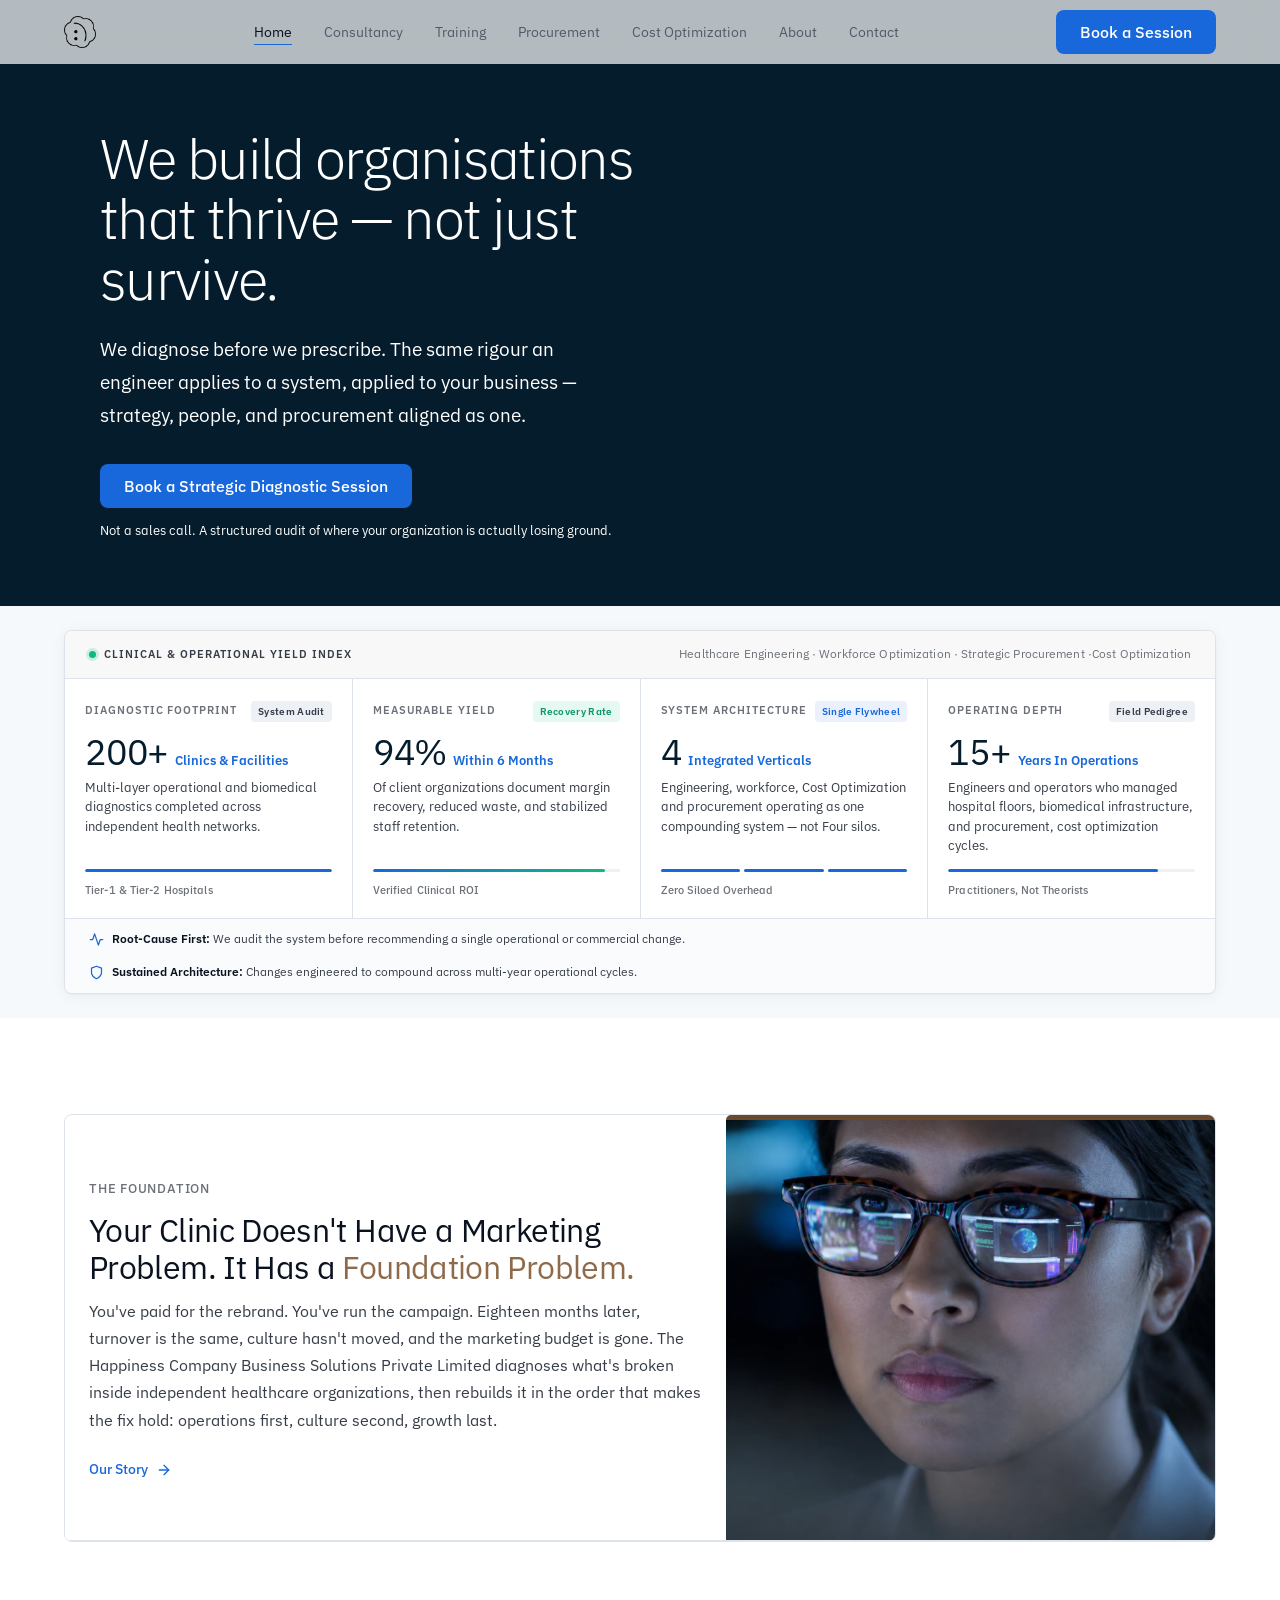
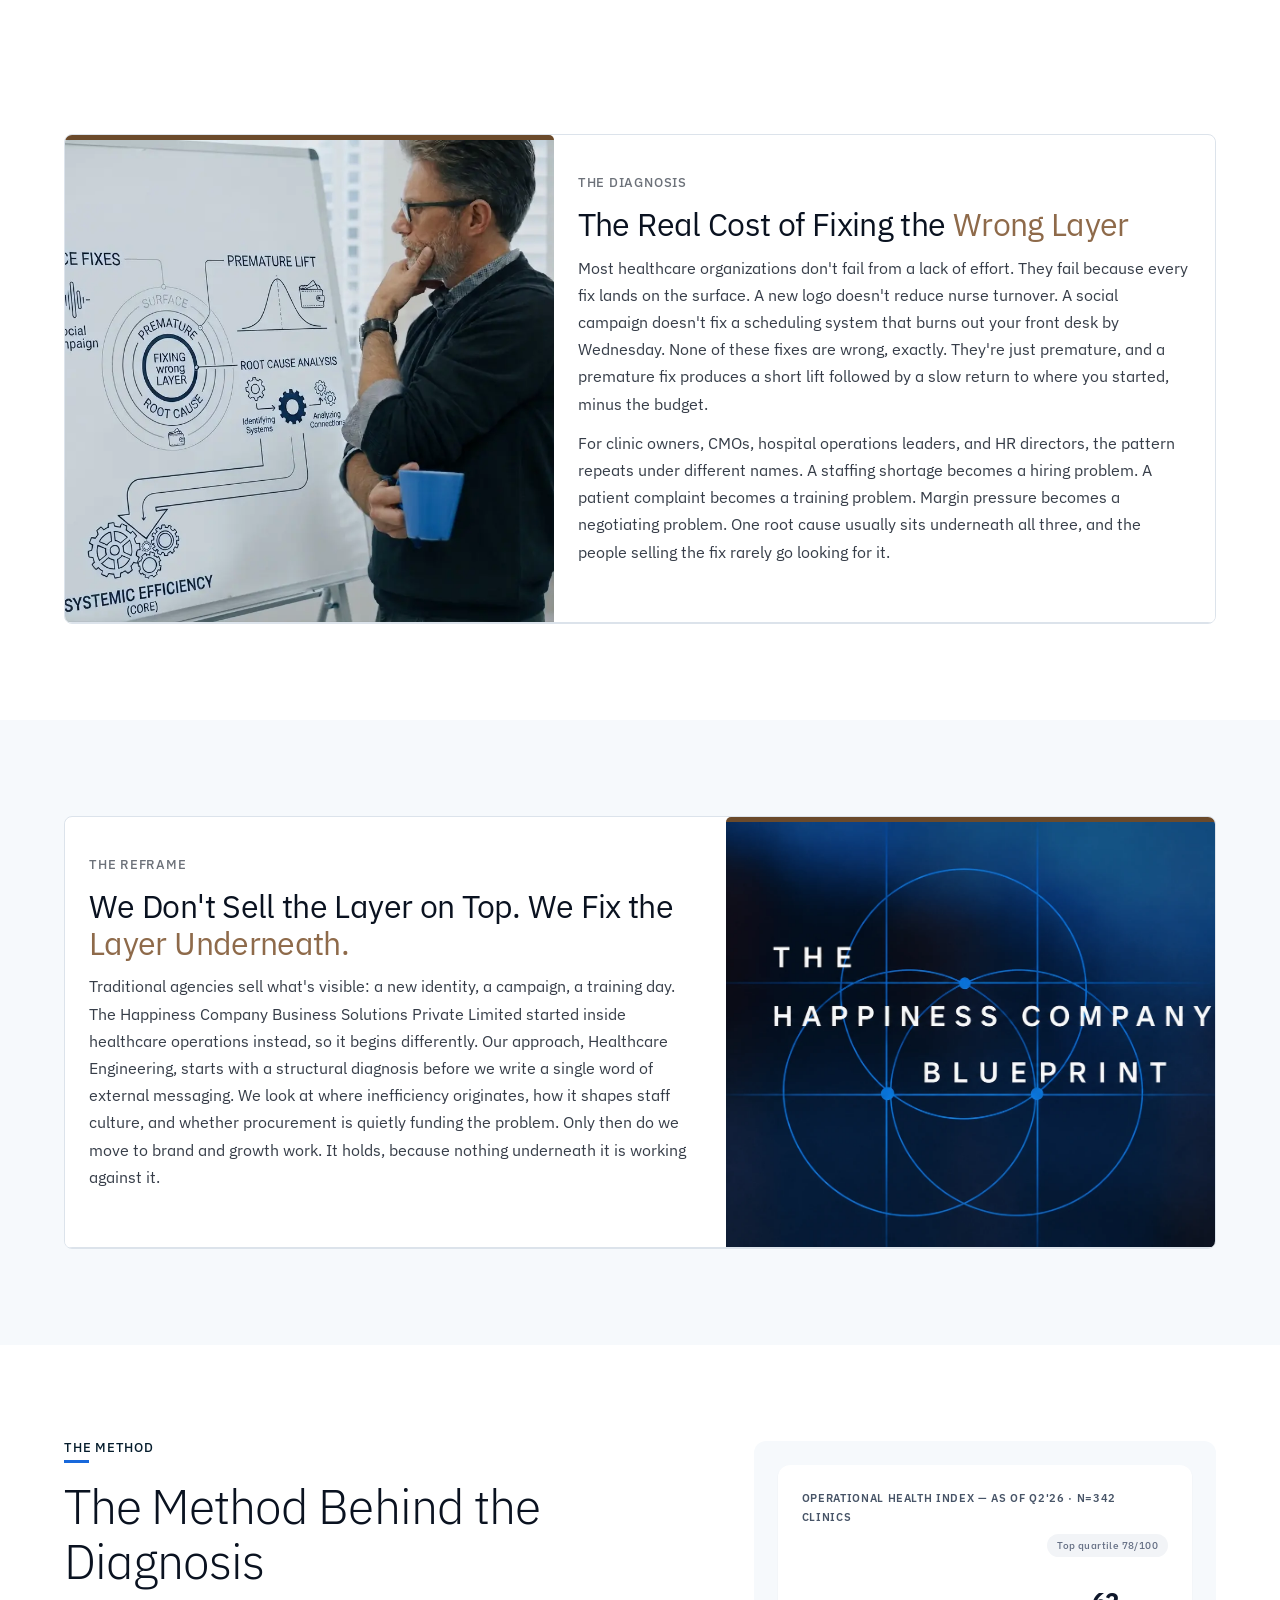
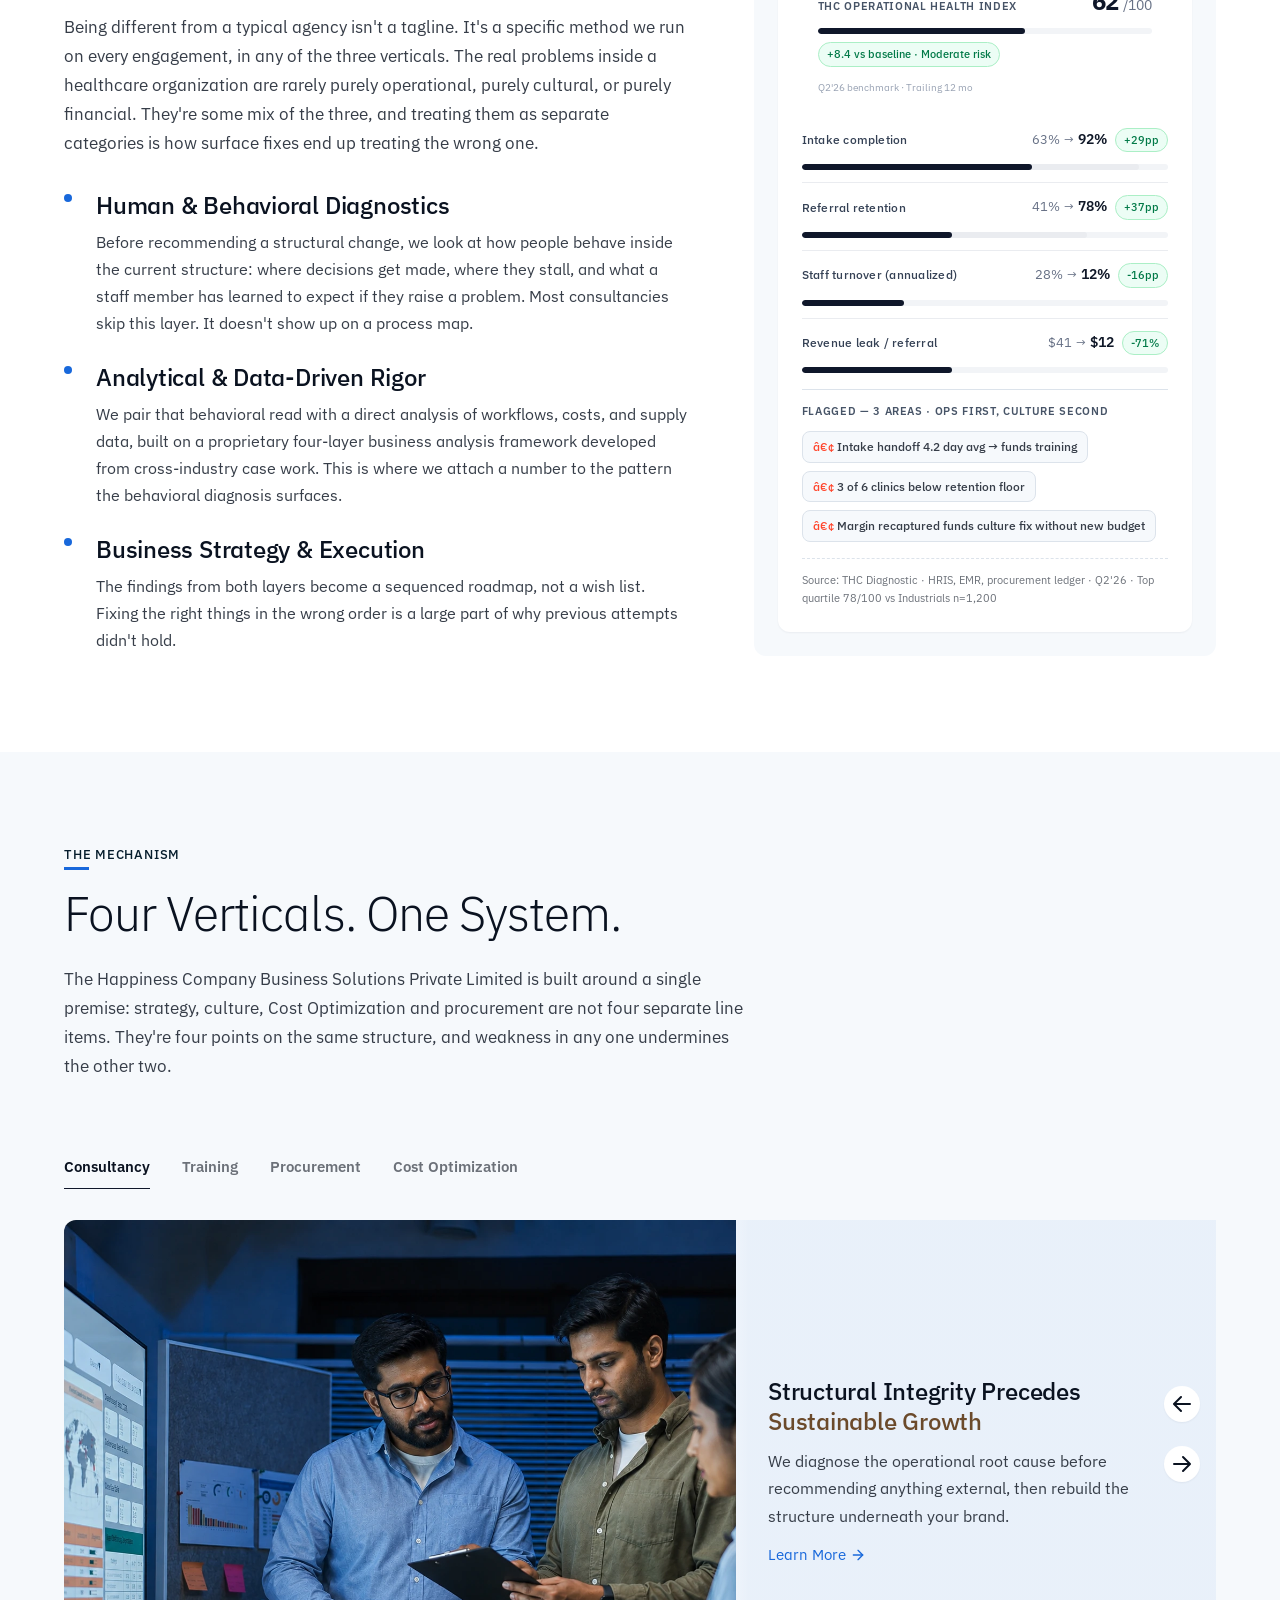
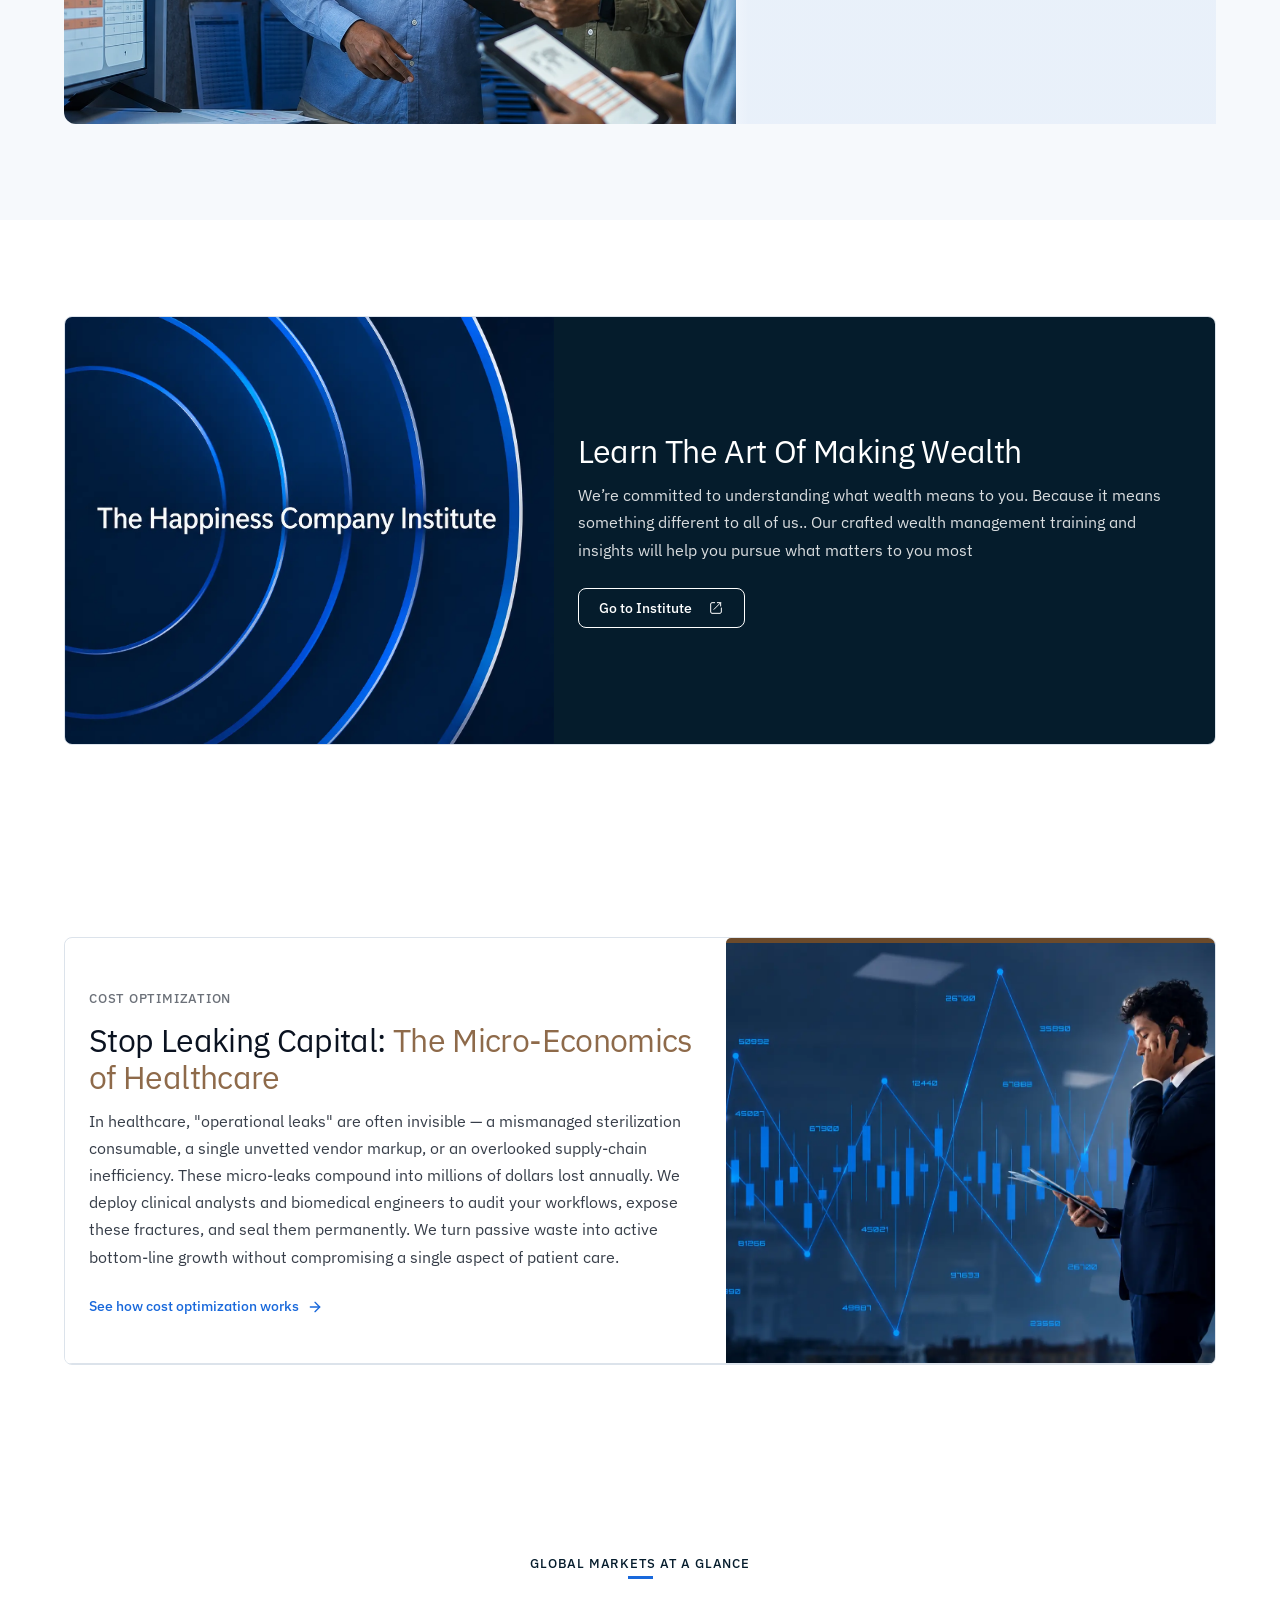
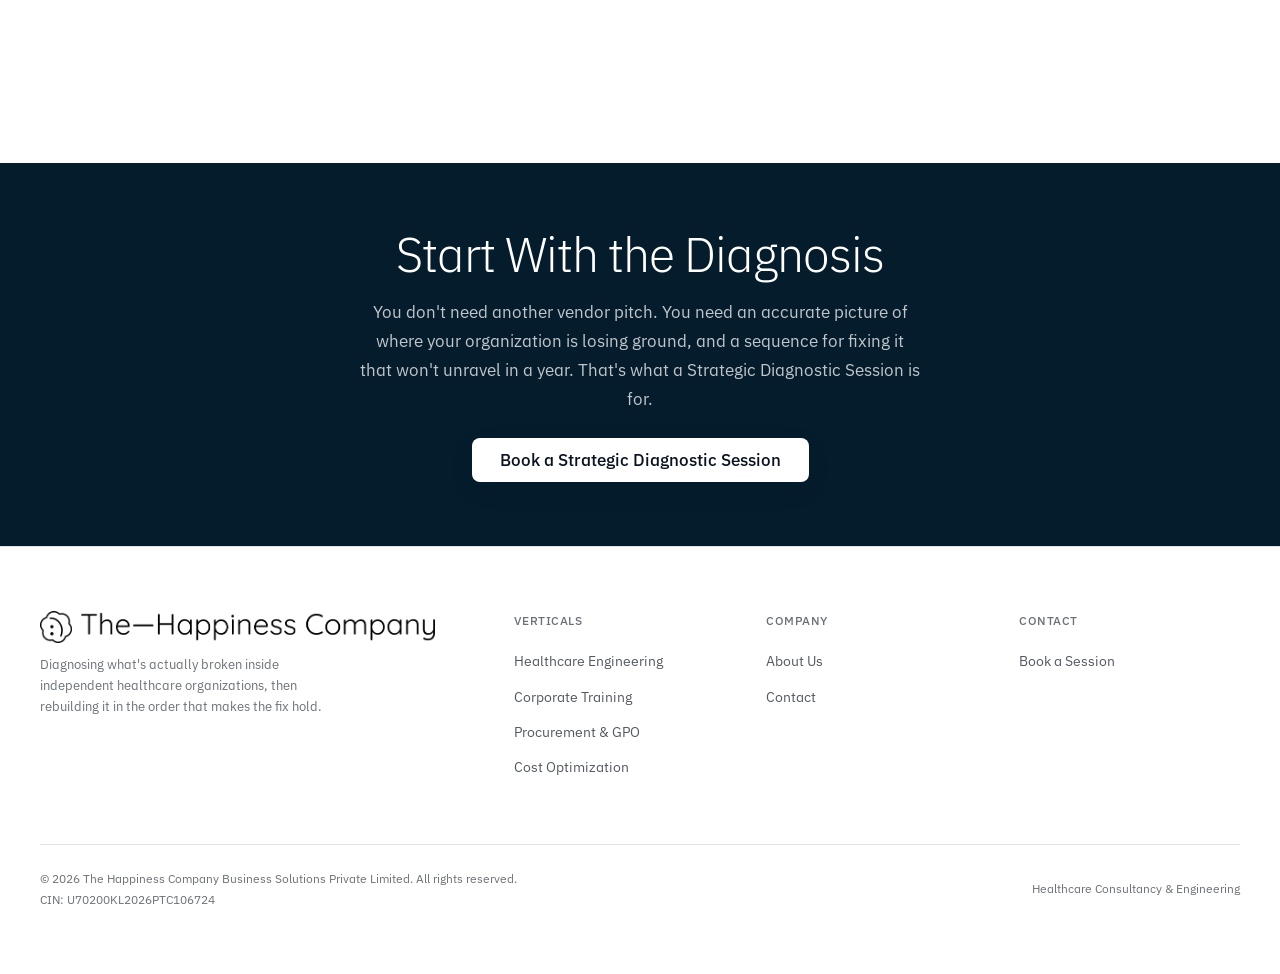
<file: index.html>
<!DOCTYPE html>
<html lang="en">

<head>
  <meta charset="UTF-8">
  <meta name="viewport" content="width=device-width, initial-scale=1.0">
  <title>The Happiness Company Business Solutions Private Limited - BUSINESS ENGINEERING. Don't just grow the business. Engineer it.</title>
  <meta name="description" content="We engineer businesses to perform better, adapt faster and grow sustainably">
  <link rel="stylesheet" href="css/style.css">
  <meta property="og:title" content="BUSINESS ENGINEERING. Don't just grow the business. Engineer it.">
  <meta property="og:description" content="We engineer businesses to perform better, adapt faster and grow sustainably">
  <meta property="og:image" content="assets/shared/logo.svg">
  <meta property="og:type" content="website">
  <link rel="icon" type="image/svg+xml" href="assets/shared/logo.svg">
</head>

<body>
  <a href="#main-content" class="skip-link">Skip to main content</a>

  <!-- ======== NAVBAR ======== -->
  <nav class="nav">
    <div class="nav-inner">
      <a href="index.html" class="nav-logo">
        <img src="assets/shared/logo.png" width="32" height="32" alt="The Happiness Company Business Solutions Private Limited">
      </a>
      <ul class="nav-links">
        <li><a href="index.html">Home</a></li>
        <li><a href="consultancy.html">Consultancy</a></li>
        <li><a href="training.html">Training</a></li>
        <li><a href="procurement.html">Procurement</a></li>
        <li><a href="cost-optimization.html">Cost Optimization</a></li>
        <li><a href="about.html">About</a></li>
        <li><a href="contact.html">Contact</a></li>
      </ul>
      <a href="https://zcal.co/happinesscompany/client" target="_blank" rel="noopener" class="btn btn-primary nav-cta">Book a Session</a>
      <button class="nav-mobile-toggle" aria-label="Toggle menu" aria-expanded="false">
        <svg viewBox="0 0 24 24" fill="none" stroke="currentColor" stroke-width="2" stroke-linecap="round"
          aria-hidden="true">
          <line x1="3" y1="12" x2="21" y2="12" />
          <line x1="3" y1="6" x2="21" y2="6" />
          <line x1="3" y1="18" x2="21" y2="18" />
        </svg>
      </button>
    </div>
  </nav>

  <main id="main-content">

    <!-- ======== HERO ======== -->
    <section class="mesh-hero mesh-hero--full">
      <div class="mesh-bg"></div>
      <video class="hero-video" autoplay muted loop playsinline aria-hidden="true">
        <source src="assets/index/hero-video.mp4" type="video/mp4">
      </video>
      <div class="hero-split hero-split--full">
        <div class="hero-text-col">
          <div class="container">
            <h1 class="display-xxl fade-in">We build organisations that thrive — not just survive.</h1>
            <p class="body-lg hero-subhead fade-in delay-1">We diagnose before we prescribe. The same rigour an engineer
              applies to a system, applied to your business — strategy, people, and procurement aligned as one.</p>
            <div class="fade-in delay-2">
              <a href="https://zcal.co/happinesscompany/client" target="_blank" rel="noopener" class="btn btn-primary">Book a Strategic Diagnostic Session</a>
              <p class="hero-cta-support">Not a sales call. A structured audit of where your organization is actually
                losing ground.</p>
            </div>
          </div>
        </div>
      </div>
    </section>

    <!-- ======== EXECUTIVE DIAGNOSTIC COCKPIT ======== -->
    <section class="section section-soft" style="padding: var(--space-xl) 0;">
      <div class="container">
        <div class="exec-cockpit fade-in">

          <!-- Header strip -->
          <div class="exec-cockpit__header">
            <div class="exec-cockpit__badge">
              <span class="exec-cockpit__dot" aria-hidden="true"></span>
              <span class="exec-cockpit__badge-text">Clinical &amp; Operational Yield Index</span>
            </div>
            <div class="exec-cockpit__meta">
              Healthcare Engineering &middot; Workforce Optimization &middot; Strategic Procurement &middot;Cost
              Optimization
            </div>
          </div>

          <!-- Four metric cards -->
          <div class="exec-cockpit__grid stagger-group">

            <div class="exec-card">
              <div class="exec-card__top">
                <span class="exec-card__eyebrow">Diagnostic Footprint</span>
                <span class="exec-card__pill">System Audit</span>
              </div>
              <div class="exec-card__metric-row">
                <span class="stat-value exec-card__num" data-target="200" data-suffix="+">0</span>
                <span class="exec-card__unit">Clinics &amp; Facilities</span>
              </div>
              <p class="exec-card__desc">Multi-layer operational and biomedical diagnostics completed across independent
                health networks.</p>
              <div class="exec-card__track">
                <div class="exec-card__fill" style="width:100%"></div>
              </div>
              <span class="exec-card__note">Tier-1 &amp; Tier-2 Hospitals</span>
            </div>

            <div class="exec-card">
              <div class="exec-card__top">
                <span class="exec-card__eyebrow">Measurable Yield</span>
                <span class="exec-card__pill exec-card__pill--green">Recovery Rate</span>
              </div>
              <div class="exec-card__metric-row">
                <span class="stat-value exec-card__num" data-target="94" data-suffix="%">0</span>
                <span class="exec-card__unit">Within 6 Months</span>
              </div>
              <p class="exec-card__desc">Of client organizations document margin recovery, reduced waste, and stabilized
                staff retention.</p>
              <div class="exec-card__track">
                <div class="exec-card__fill exec-card__fill--teal" style="width:94%"></div>
              </div>
              <span class="exec-card__note">Verified Clinical ROI</span>
            </div>

            <div class="exec-card">
              <div class="exec-card__top">
                <span class="exec-card__eyebrow">System Architecture</span>
                <span class="exec-card__pill exec-card__pill--blue">Single Flywheel</span>
              </div>
              <div class="exec-card__metric-row">
                <span class="stat-value exec-card__num" data-target="4" data-suffix="">0</span>
                <span class="exec-card__unit">Integrated Verticals</span>
              </div>
              <p class="exec-card__desc">Engineering, workforce, Cost Optimization and procurement operating as one
                compounding system — not Four silos.</p>
              <div class="exec-card__track exec-card__track--seg">
                <span class="exec-card__seg"></span>
                <span class="exec-card__seg"></span>
                <span class="exec-card__seg"></span>
              </div>
              <span class="exec-card__note">Zero Siloed Overhead</span>
            </div>

            <div class="exec-card">
              <div class="exec-card__top">
                <span class="exec-card__eyebrow">Operating Depth</span>
                <span class="exec-card__pill">Field Pedigree</span>
              </div>
              <div class="exec-card__metric-row">
                <span class="stat-value exec-card__num" data-target="15" data-suffix="+">0</span>
                <span class="exec-card__unit">Years In Operations</span>
              </div>
              <p class="exec-card__desc">Engineers and operators who managed hospital floors, biomedical infrastructure,
                and procurement, cost optimization cycles.</p>
              <div class="exec-card__track">
                <div class="exec-card__fill" style="width:85%"></div>
              </div>
              <span class="exec-card__note">Practitioners, Not Theorists</span>
            </div>

          </div>

          <!-- Bottom insight banner -->
          <div class="exec-cockpit__bottom">
            <div class="exec-cockpit__insight">
              <svg width="15" height="15" viewBox="0 0 24 24" fill="none" stroke="currentColor" stroke-width="2"
                stroke-linecap="round" stroke-linejoin="round" aria-hidden="true">
                <polyline points="22 12 18 12 15 21 9 3 6 12 2 12"></polyline>
              </svg>
              <span><strong>Root-Cause First:</strong> We audit the system before recommending a single operational or
                commercial change.</span>
            </div>
            <div class="exec-cockpit__insight">
              <svg width="15" height="15" viewBox="0 0 24 24" fill="none" stroke="currentColor" stroke-width="2"
                stroke-linecap="round" stroke-linejoin="round" aria-hidden="true">
                <path d="M12 22s8-4 8-10V5l-8-3-8 3v7c0 6 8 10 8 10z"></path>
              </svg>
              <span><strong>Sustained Architecture:</strong> Changes engineered to compound across multi-year
                operational cycles.</span>
            </div>
          </div>

        </div>
      </div>
    </section>

    <!-- ======== SECTION 1: THE FOUNDATION PROBLEM — THC Value Prop ======== -->
    <section class="section">
      <div class="container">
        <div class="thc-lvp thc-lvp--flipped">
          <div class="thc-lvp__decor-top" aria-hidden="true"></div>
          <div class="thc-lvp__image"><img src="assets/index/foundation-problem.webp" width="1140" height="810"
              alt="Operations audit" loading="lazy"></div>
          <div class="thc-lvp__border" aria-hidden="true"></div>
          <div class="thc-lvp__content">
            <p class="thc-lvp__eyebrow">The Foundation</p>
            <h2 class="thc-lvp__title">Your Clinic Doesn't Have a Marketing Problem. It Has a <span
                class="thc-lvp__accent">Foundation Problem.</span></h2>
            <p class="thc-lvp__desc">You've paid for the rebrand. You've run the campaign. Eighteen months later,
              turnover is the same, culture hasn't moved, and the marketing budget is gone. The Happiness Company Business Solutions Private Limited
              diagnoses what's broken inside independent healthcare organizations, then rebuilds it in the order that
              makes the fix hold: operations first, culture second, growth last.</p>
            <a class="thc-lvp__link" href="about.html">Our Story
              <svg viewBox="0 0 24 24" fill="none" stroke="currentColor" stroke-width="2" stroke-linecap="round"
                stroke-linejoin="round">
                <line x1="5" y1="12" x2="19" y2="12" />
                <polyline points="12 5 19 12 12 19" />
              </svg>
            </a>
          </div>
        </div>
      </div>
    </section>

    <!-- ======== SECTION 2: THE DIAGNOSIS — THC Value Prop ======== -->
    <section class="section">
      <div class="container">
        <div class="thc-lvp">
          <div class="thc-lvp__decor-top" aria-hidden="true"></div>
          <div class="thc-lvp__image"><img src="assets/index/diagnosis.webp" width="1140" height="810"
              alt="Clinic environment" loading="lazy"></div>
          <div class="thc-lvp__border" aria-hidden="true"></div>
          <div class="thc-lvp__content">
            <p class="thc-lvp__eyebrow">The Diagnosis</p>
            <h2 class="thc-lvp__title">The Real Cost of Fixing the <span class="thc-lvp__accent">Wrong Layer</span></h2>
            <p class="thc-lvp__desc">Most healthcare organizations don't fail from a lack of effort. They fail because
              every fix lands on the surface. A new logo doesn't reduce nurse turnover. A social campaign doesn't fix a
              scheduling system that burns out your front desk by Wednesday. None of these fixes are wrong, exactly.
              They're just premature, and a premature fix produces a short lift followed by a slow return to where you
              started, minus the budget.</p>
            <p class="thc-lvp__desc">For clinic owners, CMOs, hospital operations leaders, and HR directors, the pattern
              repeats under different names. A staffing shortage becomes a hiring problem. A patient complaint becomes a
              training problem. Margin pressure becomes a negotiating problem. One root cause usually sits underneath
              all three, and the people selling the fix rarely go looking for it.</p>
          </div>
        </div>
      </div>
    </section>

    <!-- ======== SECTION 3: THE REFRAME — THC Value Prop ======== -->
    <section class="section section-soft">
      <div class="container">
        <div class="thc-lvp thc-lvp--flipped">
          <div class="thc-lvp__decor-top" aria-hidden="true"></div>
          <div class="thc-lvp__image"><img src="assets/index/reframe.webp" width="1140" height="810"
              alt="Team collaboration" loading="lazy"></div>
          <div class="thc-lvp__border" aria-hidden="true"></div>
          <div class="thc-lvp__content">
            <p class="thc-lvp__eyebrow">The Reframe</p>
            <h2 class="thc-lvp__title">We Don't Sell the Layer on Top. We Fix the <span class="thc-lvp__accent">Layer
                Underneath.</span></h2>
            <p class="thc-lvp__desc">Traditional agencies sell what's visible: a new identity, a campaign, a training
              day. The Happiness Company Business Solutions Private Limited started inside healthcare operations instead, so it begins differently. Our
              approach, Healthcare Engineering, starts with a structural diagnosis before we write a single word of
              external messaging. We look at where inefficiency originates, how it shapes staff culture, and whether
              procurement is quietly funding the problem. Only then do we move to brand and growth work. It holds,
              because nothing underneath it is working against it.</p>
          </div>
        </div>
      </div>
    </section>

    <!-- ======== SECTION 4: THE METHOD ======== -->
    <section class="section">
      <div class="container">
        <div class="method-layout">
          <div class="method-layout__main fade-in">
            <p class="micro-cap section-label">The Method</p>
            <h2 class="display-xl section-title">The Method Behind the Diagnosis</h2>
            <p class="body-lg section-body">Being different from a typical agency isn't a tagline. It's a specific
              method
              we run on every engagement, in any of the three verticals. The real problems inside a healthcare
              organization are rarely purely operational, purely cultural, or purely financial. They're some mix of the
              three, and treating them as separate categories is how surface fixes end up treating the wrong one.</p>
            <div class="stagger-group mt-xxl">
              <div class="method-step">
                <h3 class="heading-lg">Human &amp; Behavioral Diagnostics</h3>
                <p>Before recommending a structural change, we look at how people behave inside the current structure:
                  where decisions get made, where they stall, and what a staff member has learned to expect if they
                  raise a problem. Most consultancies skip this layer. It doesn't show up on a process map.</p>
              </div>
              <div class="method-step">
                <h3 class="heading-lg">Analytical &amp; Data-Driven Rigor</h3>
                <p>We pair that behavioral read with a direct analysis of workflows, costs, and supply data, built on a
                  proprietary four-layer business analysis framework developed from cross-industry case work. This is
                  where we attach a number to the pattern the behavioral diagnosis surfaces.</p>
              </div>
              <div class="method-step">
                <h3 class="heading-lg">Business Strategy &amp; Execution</h3>
                <p>The findings from both layers become a sequenced roadmap, not a wish list. Fixing the right things in
                  the wrong order is a large part of why previous attempts didn't hold.</p>
              </div>
            </div>
          </div>

          <!-- Mockup card -->
          <div class="method-layout__aside">
            <div class="fade-scale delay-2">
              <div class="mockup-card">
                <div class="mockup-header">
                  <span class="mockup-header-title">Operational Health Index — As of Q2'26 · n=342 clinics</span>
                  <span class="mockup-status">Top quartile 78/100</span>
                </div>

                <div class="mockup-index">
                  <div class="mockup-index-meta">
                    <span class="mockup-label">THC Operational Health Index</span>
                    <span class="mockup-index-value">62<span class="mockup-index-denom">/100</span></span>
                  </div>
                  <div class="mockup-track mockup-track--index">
                    <span class="mockup-track-fill mockup-track-fill--index" style="--w: 62%;"></span>
                  </div>
                  <div class="mockup-index-meta mt-sm">
                    <span class="mockup-index-status">+8.4 vs baseline · Moderate risk</span>
                    <span class="mockup-index-date">Q2'26 benchmark · Trailing 12 mo</span>
                  </div>
                </div>

                <div class="mockup-metrics">
                  <div class="mockup-metric">
                    <div class="mockup-metric-head">
                      <span class="mockup-label">Intake completion</span>
                      <span class="mockup-metric-values"><em>63%</em><span
                          class="mockup-arrow">→</span><strong>92%</strong><span
                          class="mockup-delta mockup-delta--good">+29pp</span></span>
                    </div>
                    <div class="mockup-track">
                      <span class="mockup-track-fill mockup-track-fill--target" style="--w: 92%;"></span>
                      <span class="mockup-track-fill mockup-track-fill--current" style="--w: 63%;"></span>
                    </div>
                  </div>
                  <div class="mockup-metric">
                    <div class="mockup-metric-head">
                      <span class="mockup-label">Referral retention</span>
                      <span class="mockup-metric-values"><em>41%</em><span
                          class="mockup-arrow">→</span><strong>78%</strong><span
                          class="mockup-delta mockup-delta--good">+37pp</span></span>
                    </div>
                    <div class="mockup-track">
                      <span class="mockup-track-fill mockup-track-fill--target" style="--w: 78%;"></span>
                      <span class="mockup-track-fill mockup-track-fill--current" style="--w: 41%;"></span>
                    </div>
                  </div>
                  <div class="mockup-metric">
                    <div class="mockup-metric-head">
                      <span class="mockup-label">Staff turnover (annualized)</span>
                      <span class="mockup-metric-values"><em>28%</em><span
                          class="mockup-arrow">→</span><strong>12%</strong><span
                          class="mockup-delta mockup-delta--good">-16pp</span></span>
                    </div>
                    <div class="mockup-track">
                      <span class="mockup-track-fill mockup-track-fill--target" style="--w: 12%;"></span>
                      <span class="mockup-track-fill mockup-track-fill--current" style="--w: 28%;"></span>
                    </div>
                  </div>
                  <div class="mockup-metric">
                    <div class="mockup-metric-head">
                      <span class="mockup-label">Revenue leak / referral</span>
                      <span class="mockup-metric-values"><em>$41</em><span
                          class="mockup-arrow">→</span><strong>$12</strong><span
                          class="mockup-delta mockup-delta--good">-71%</span></span>
                    </div>
                    <div class="mockup-track">
                      <span class="mockup-track-fill mockup-track-fill--target" style="--w: 12%;"></span>
                      <span class="mockup-track-fill mockup-track-fill--current" style="--w: 41%;"></span>
                    </div>
                  </div>
                </div>

                <div class="mockup-divider"></div>

                <div class="mockup-flagged">
                  <span class="mockup-label">Flagged — 3 areas · Ops first, culture second</span>
                  <span class="mockup-chip">Intake handoff 4.2 day avg → funds training</span>
                  <span class="mockup-chip">3 of 6 clinics below retention floor</span>
                  <span class="mockup-chip">Margin recaptured funds culture fix without new budget</span>
                </div>

                <div class="mockup-footnote">Source: THC Diagnostic · HRIS, EMR, procurement ledger · Q2'26 · Top
                  quartile 78/100 vs Industrials n=1,200</div>
              </div>
            </div>
          </div>
        </div>
      </div>
    </section>

    <!-- ======== SECTION 5: THREE VERTICALS (tabbed showcase) ======== -->
    <section class="section section-soft" aria-label="Three verticals">
      <div class="container">
        <div class="fade-in">
          <p class="micro-cap section-label">The Mechanism</p>
          <h2 class="display-xl section-title">Four Verticals. One System.</h2>
          <p class="body-lg section-body">The Happiness Company Business Solutions Private Limited is built around a single premise: strategy, culture,
            Cost Optimization
            and procurement are not four separate line items. They're four points on the same structure, and weakness
            in any one undermines the other two.</p>
        </div>
        <div class="industry-fold">
          <div class="tabs" role="tablist" aria-label="THC verticals">
            <button class="tab" id="tab-consultancy" role="tab" aria-selected="true"
              aria-controls="panel-consultancy">Consultancy</button>
            <button class="tab" id="tab-training" role="tab" aria-selected="false" aria-controls="panel-training"
              tabindex="-1">Training</button>
            <button class="tab" id="tab-procurement" role="tab" aria-selected="false" aria-controls="panel-procurement"
              tabindex="-1">Procurement</button>
            <button class="tab" id="tab-cost-optimization" role="tab" aria-selected="false"
              aria-controls="panel-cost-optimization" tabindex="-1">Cost Optimization</button>
          </div>
          <div class="panels">
            <div class="panel is-active" id="panel-consultancy" role="tabpanel" aria-labelledby="tab-consultancy">
              <img src="assets/index/consultancy.webp" width="1672" height="941"
                alt="Consultancy & Healthcare Engineering" loading="lazy" decoding="async">
              <div class="panel-card">
                <h3 class="heading-lg">Structural Integrity Precedes <span class="text-primary">Sustainable
                    Growth</span></h3>
                <p>We diagnose the operational root cause before recommending anything external, then rebuild the
                  structure underneath your brand.</p>
                <a href="consultancy.html" class="link-arrow">Learn More
                  <svg viewBox="0 0 24 24" fill="none" stroke="currentColor" stroke-width="2" stroke-linecap="round"
                    stroke-linejoin="round">
                    <line x1="5" y1="12" x2="19" y2="12" />
                    <polyline points="12 5 19 12 12 19" />
                  </svg>
                </a>
              </div>
            </div>
            <div class="panel" id="panel-training" role="tabpanel" aria-labelledby="tab-training">
              <img src="assets/index/training.webp" width="1264" height="842"
                alt="Corporate Training & Employee Wellness" loading="lazy" decoding="async">
              <div class="panel-card">
                <h3 class="heading-lg">A Fractured Culture Cannot Deliver <span class="text-primary">Premium
                    Care</span>.</h3>
                <p>We train and re-culture your staff so the fix survives contact with a Monday morning, not just the
                  launch event.</p>
                <a href="training.html" class="link-arrow">Learn More
                  <svg viewBox="0 0 24 24" fill="none" stroke="currentColor" stroke-width="2" stroke-linecap="round"
                    stroke-linejoin="round">
                    <line x1="5" y1="12" x2="19" y2="12" />
                    <polyline points="12 5 19 12 12 19" />
                  </svg>
                </a>
              </div>
            </div>
            <div class="panel" id="panel-procurement" role="tabpanel" aria-labelledby="tab-procurement">
              <img src="assets/index/procurement.webp" width="1372" height="768"
                alt="Healthcare Procurement & Guided Buying" loading="lazy" decoding="async">
              <div class="panel-card">
                <h3 class="heading-lg">Independent Healthcare Has <span class="text-primary">Institutional Buying
                    Power</span>.</h3>
                <p>We pool your purchasing power with other independent clinics, so the margin exists to fund the first
                  two without new budget.</p>
                <a href="procurement.html" class="link-arrow">Learn More
                  <svg viewBox="0 0 24 24" fill="none" stroke="currentColor" stroke-width="2" stroke-linecap="round"
                    stroke-linejoin="round">
                    <line x1="5" y1="12" x2="19" y2="12" />
                    <polyline points="12 5 19 12 12 19" />
                  </svg>
                </a>
              </div>
            </div>
            <div class="panel" id="panel-cost-optimization" role="tabpanel" aria-labelledby="tab-cost-optimization">
              <img src="assets/index/cost-optimization.webp" width="1850" height="850" alt="Cost Optimization" loading="lazy" decoding="async">
              <div class="panel-card">
                <h3 class="heading-lg">Revenue is Not Just Earned. <span class="text-primary">It is Protected.</span>
                </h3>
                <p>We deploy clinical analysts and biomedical engineers to audit your workflows, expose these fractures,
                  and seal them permanently. We turn passive waste into active bottom-line growth without compromising a
                  single aspect of patient care.</p>
                <a href="cost-optimization.html" class="link-arrow">Learn More
                  <svg viewBox="0 0 24 24" fill="none" stroke="currentColor" stroke-width="2" stroke-linecap="round"
                    stroke-linejoin="round">
                    <line x1="5" y1="12" x2="19" y2="12" />
                    <polyline points="12 5 19 12 12 19" />
                  </svg>
                </a>
              </div>
            </div>
          </div>
          <button class="fold-arrow fold-arrow--prev" type="button" aria-label="Previous vertical"><svg width="22"
              height="22" viewBox="0 0 24 24" aria-hidden="true">
              <path class="arrow-line" d="M20 12H5"></path>
              <path class="arrow-tip" d="M11 5l-7 7 7 7"></path>
            </svg></button>
          <button class="fold-arrow fold-arrow--next" type="button" aria-label="Next vertical"><svg width="22"
              height="22" viewBox="0 0 24 24" aria-hidden="true">
              <path class="arrow-line" d="M4 12h15"></path>
              <path class="arrow-tip" d="M13 5l7 7-7 7"></path>
            </svg></button>
        </div>
      </div>
    </section>

    <!-- ======== PROMO — WEALTH (brand #051C2C) ======== -->
    <section class="section">
      <div class="container">
        <div class="thc-lvp thc-lvp--brand">
          <div class="thc-lvp__decor-top" aria-hidden="true"></div>
          <div class="thc-lvp__image">
            <picture>
              <source media="(max-width: 767px)" srcset="assets/index/tsinstitute.webp"><img
                src="assets/index/tsinstitute.webp" width="1140" height="810" alt="" loading="lazy">
            </picture>
          </div>
          <div class="thc-lvp__border" aria-hidden="true"></div>
          <div class="thc-lvp__content">
            <h2 class="thc-lvp__title">Learn The Art Of Making Wealth</h2>
            <p class="thc-lvp__desc">We’re committed to understanding what wealth means to you. Because it means
              something different to all of us.. Our crafted wealth management training and insights will help you
              pursue what matters to you most</p>
            <a href="https://momentumbmc.github.io/tradeschool/" target="_blank" rel="noopener noreferrer"
              class="btn btn-primary" data-analytics-link="Promo | Wealth | TradeSchool"
              data-link-token="tradeschool">Go to Institute<span class="new-window-icon"><svg
                  xmlns="http://www.w3.org/2000/svg" viewBox="0 0 24 24" width="16" height="16" aria-hidden="true">
                  <g fill="none" stroke="currentColor" stroke-width="1.5" stroke-linecap="round"
                    stroke-linejoin="round">
                    <path
                      d="M 10 4 H 6 C 4.9 4 4 4.9 4 6 V 18 C 4 19.1 4.9 20 6 20 H 18 C 19.1 20 20 19.1 20 18 V 12" />
                    <path d="M 9 14 L 19 4" />
                    <path d="M 14 4 L 19 4 L 19 9" />
                  </g>
                </svg></span><span class="screen-reader-only">(opens in a new tab)</span></a>
          </div>
        </div>
      </div>
    </section>

    <!-- ======== COST OPTIMIZATION CARD ======== -->
    <section class="section">
      <div class="container">
        <div class="thc-lvp thc-lvp--flipped">
          <div class="thc-lvp__decor-top" aria-hidden="true"></div>
          <div class="thc-lvp__image"><img src="assets/index/cost-optimization-promo.webp" width="1140" height="810"
              alt="Cost optimization" loading="lazy"></div>
          <div class="thc-lvp__border" aria-hidden="true"></div>
          <div class="thc-lvp__content">
            <p class="thc-lvp__eyebrow">Cost Optimization</p>
            <h2 class="thc-lvp__title">Stop Leaking Capital: <span class="thc-lvp__accent">The Micro-Economics of
                Healthcare</span></h2>
            <p class="thc-lvp__desc">In healthcare, "operational leaks" are often invisible — a mismanaged
              sterilization consumable, a single unvetted vendor markup, or an overlooked supply-chain inefficiency.
              These micro-leaks compound into millions of dollars lost annually. We deploy clinical analysts and
              biomedical engineers to audit your workflows, expose these fractures, and seal them permanently. We turn
              passive waste into active bottom-line growth without compromising a single aspect of patient care.</p>
            <a href="cost-optimization.html" class="thc-lvp__link">See how cost optimization works
              <svg viewBox="0 0 24 24" fill="none" stroke="currentColor" stroke-width="2" stroke-linecap="round"
                stroke-linejoin="round">
                <line x1="5" y1="12" x2="19" y2="12" />
                <polyline points="12 5 19 12 12 19" />
              </svg>
            </a>
          </div>
        </div>
      </div>
    </section>

    <!-- ======== LOGO STRIP ======== -->
    <section class="section">
      <div class="container">
        <p class="micro-cap micro-cap--centered">Global Markets at a Glance</p>
        <div class="logo-strip">
          <div class="tradingview-widget-container">
            <script type="module" src="https://widgets.tradingview-widget.com/w/en/tv-ticker-tape.js"></script>
            <tv-ticker-tape
              symbols="NYSE:JNJ,NYSE:UNH,NYSE:PFE,NYSE:MRK,NYSE:LLY,NASDAQ:TSLA,NASDAQ:NVDA,NASDAQ:GOOGL,NYSE:MSFT,NASDAQ:AMZN,TVC:US10Y,CMCMARKETS:SILVER,TVC:DXY,OANDA:GBPUSD,NASDAQ:AAPL,NASDAQ:META,NASDAQ:AMD,NASDAQ:NFLX,NASDAQ:INTC,NYSE:ABBV,NYSE:ABT,NASDAQ:AMGN,NYSE:GILD,NYSE:TMO,NYSE:MDT,NYSE:CVS,NASDAQ:ISRG,OANDA:EURUSD,CMCMARKETS:GOLD,CFI:WTI,BITSTAMP:BTCUSD,BITSTAMP:ETHUSD,BSE:APOLLOHOSP,BSE:MAXHEALTH,BSE:FORTIS,BSE:ASTERDM,BSE:NH,BSE:MEDANTA,BSE:KIMS,BSE:RAINBOW,BSE:JLHL,BSE:HCG,NSE:SUNPHARMA,NSE:DRREDDY,NSE:CIPLA,NSE:DIVISLAB,NSE:LUPIN,AMEX:XLV,NSE:CNXPHARMA,TVC:VIX"
              show-hover></tv-ticker-tape>
          </div>
        </div>
      </div>
    </section>

    <!-- ======== SECTION 6: CTA ======== -->
    <section class="section cta-section cta-navy">
      <div class="container">
        <div class="fade-in">
          <h2 class="display-xl">Start With the Diagnosis</h2>
          <p class="body-lg">You don't need another vendor pitch. You need an accurate picture of where your
            organization is losing ground, and a sequence for fixing it that won't unravel in a year. That's what a
            Strategic Diagnostic Session is for.</p>
          <a href="https://zcal.co/happinesscompany/client" target="_blank" rel="noopener" class="btn btn-primary">Book a Strategic Diagnostic Session</a>
        </div>
      </div>
    </section>

  </main>

  <!-- ======== FOOTER ======== -->
  <footer class="footer">
    <div class="footer-inner">
      <div class="footer-grid">
        <div class="footer-brand">
          <a href="index.html" class="nav-logo">
            <img src="assets/shared/logoname.png" width="1726" height="140" alt="The Happiness Company Business Solutions Private Limited" loading="lazy" decoding="async">
          </a>
          <p>Diagnosing what's actually broken inside independent healthcare organizations, then rebuilding it in the
            order that makes the fix hold.</p>
        </div>
        <div class="footer-col">
          <h4>Verticals</h4>
          <ul>
            <li><a href="consultancy.html">Healthcare Engineering</a></li>
            <li><a href="training.html">Corporate Training</a></li>
            <li><a href="procurement.html">Procurement & GPO</a></li>
            <li><a href="cost-optimization.html">Cost Optimization</a></li>
          </ul>
        </div>
        <div class="footer-col">
          <h4>Company</h4>
          <ul>
            <li><a href="about.html">About Us</a></li>
            <li><a href="contact.html">Contact</a></li>
          </ul>
        </div>
        <div class="footer-col">
          <h4>Contact</h4>
          <ul>
            <li><a href="https://zcal.co/happinesscompany/client" target="_blank" rel="noopener">Book a Session</a></li>
          </ul>
        </div>
      </div>
      <div class="footer-bottom">
        <span>&copy; 2026 The Happiness Company Business Solutions Private Limited. All rights reserved.<br>CIN: U70200KL2026PTC106724</span>
        <span>Healthcare Consultancy &amp; Engineering</span>
      </div>
    </div>
  </footer>

  <script src="js/main.js" defer></script>
</body>

</html>
</file>
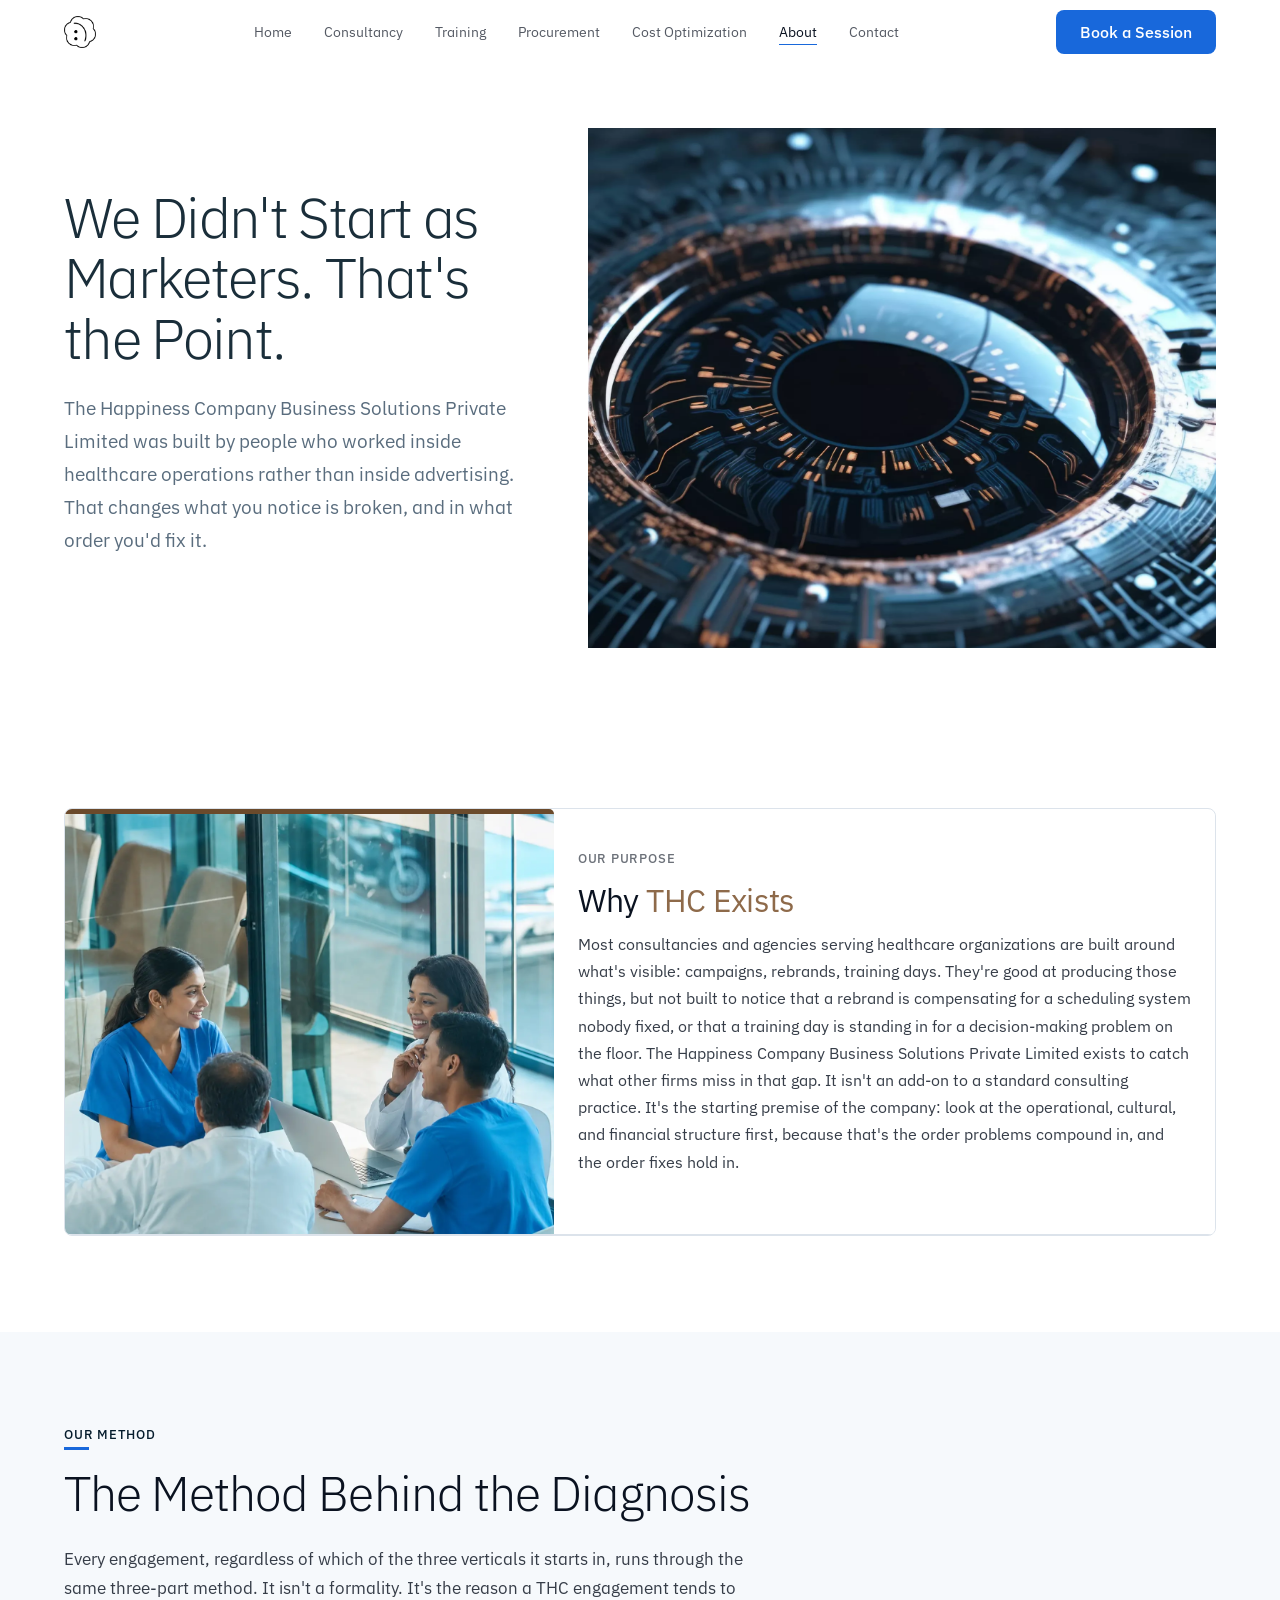
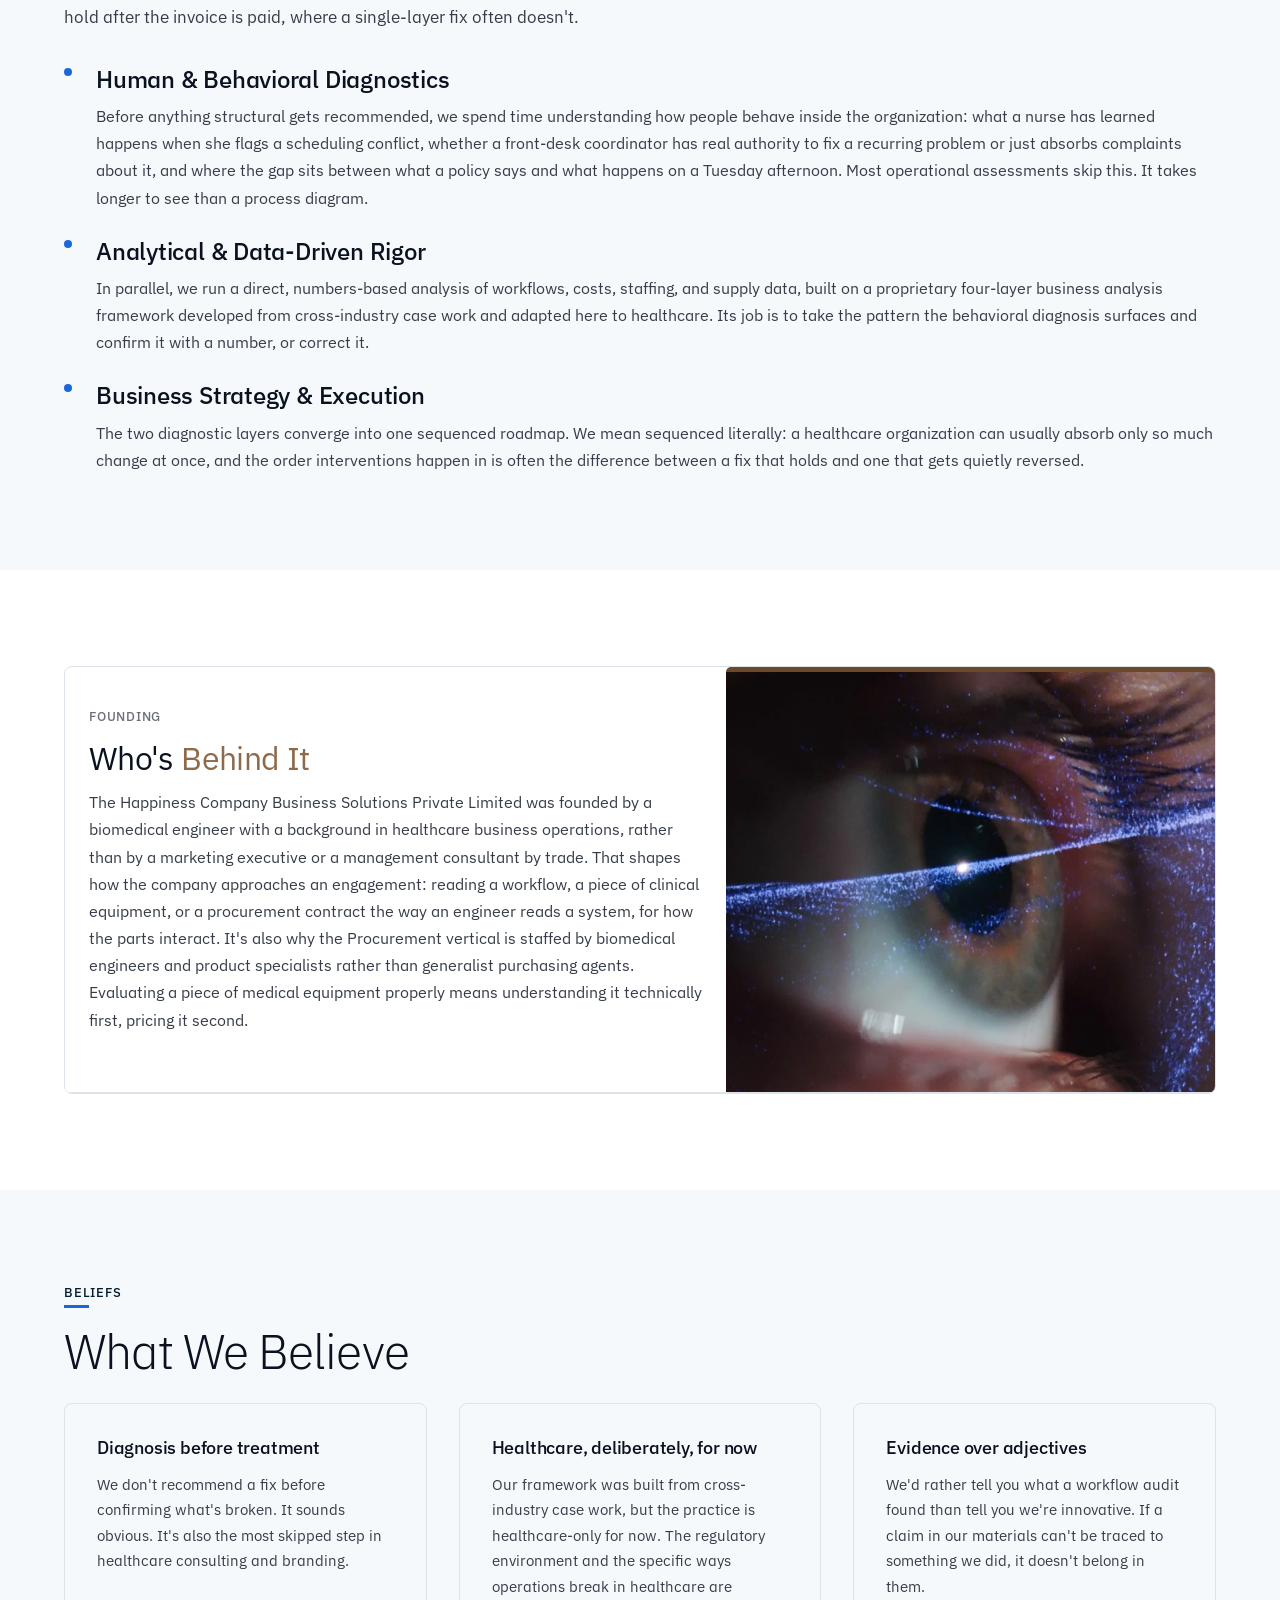
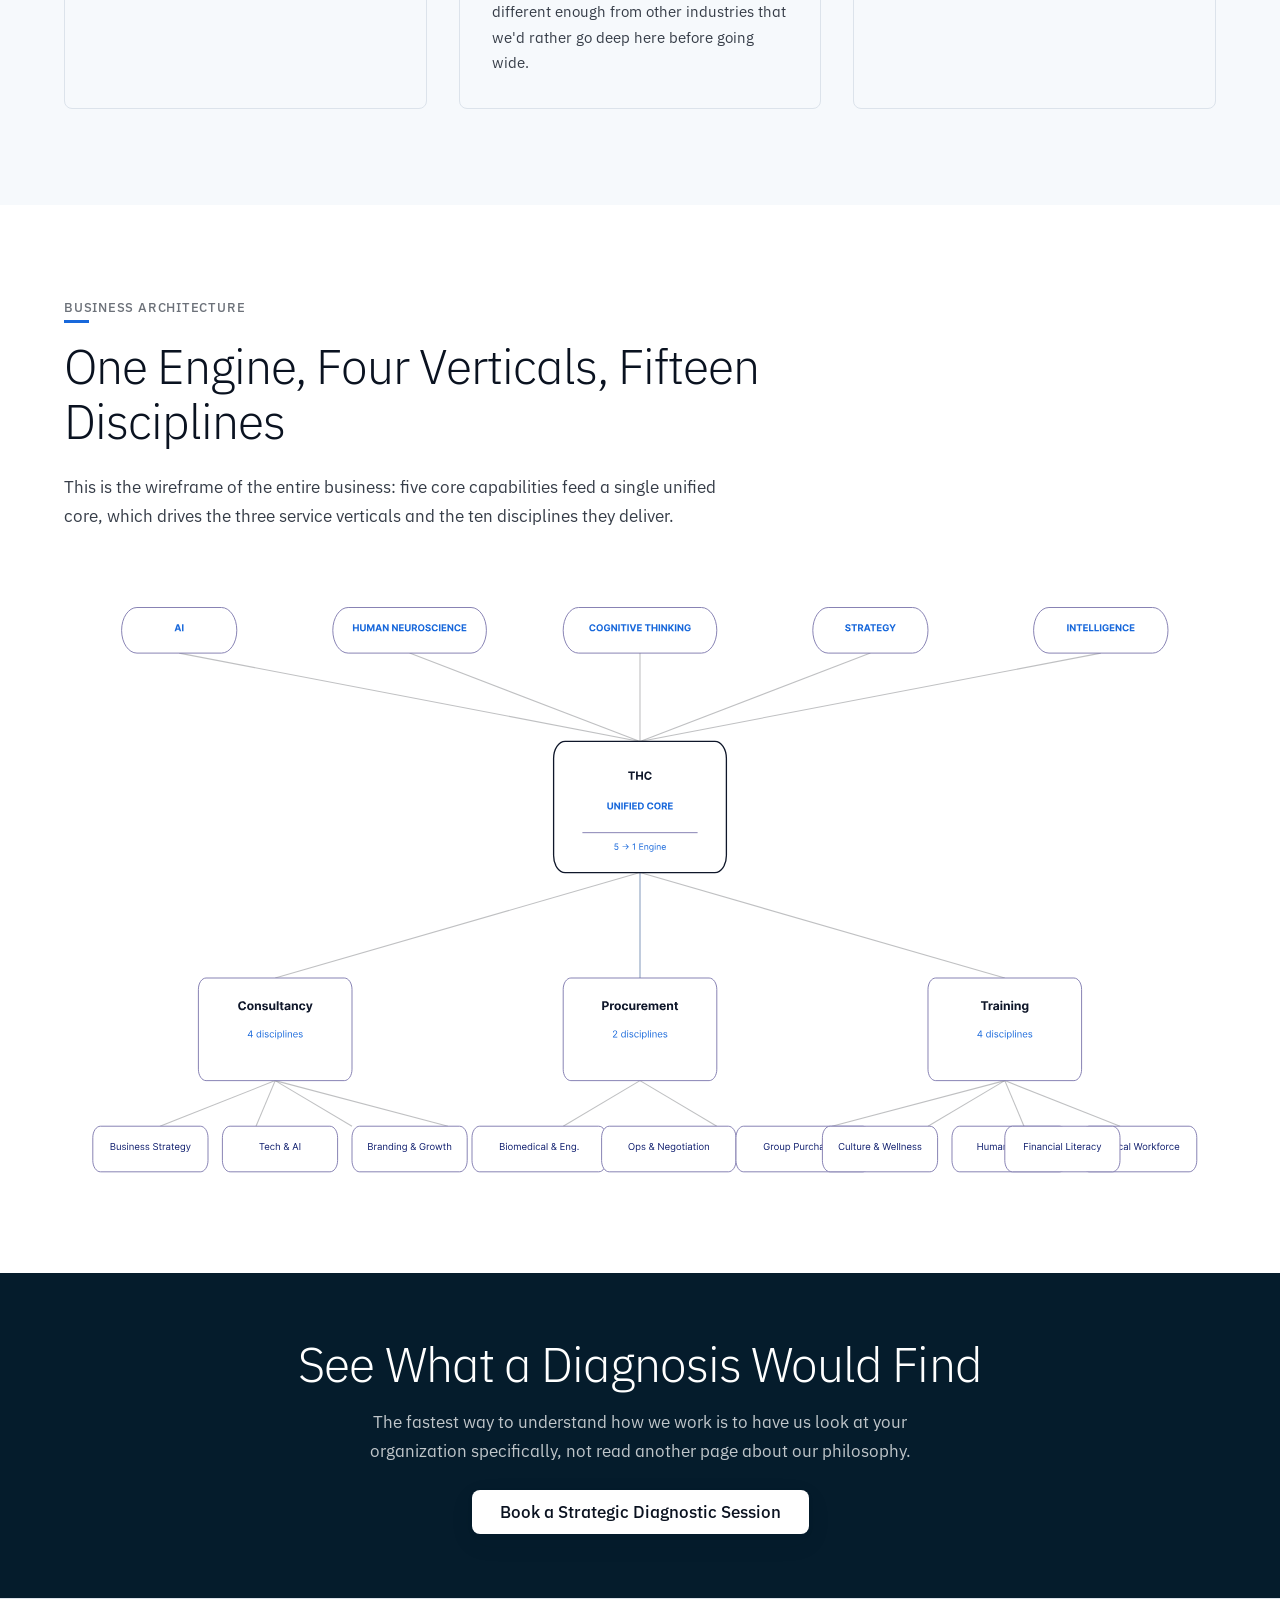
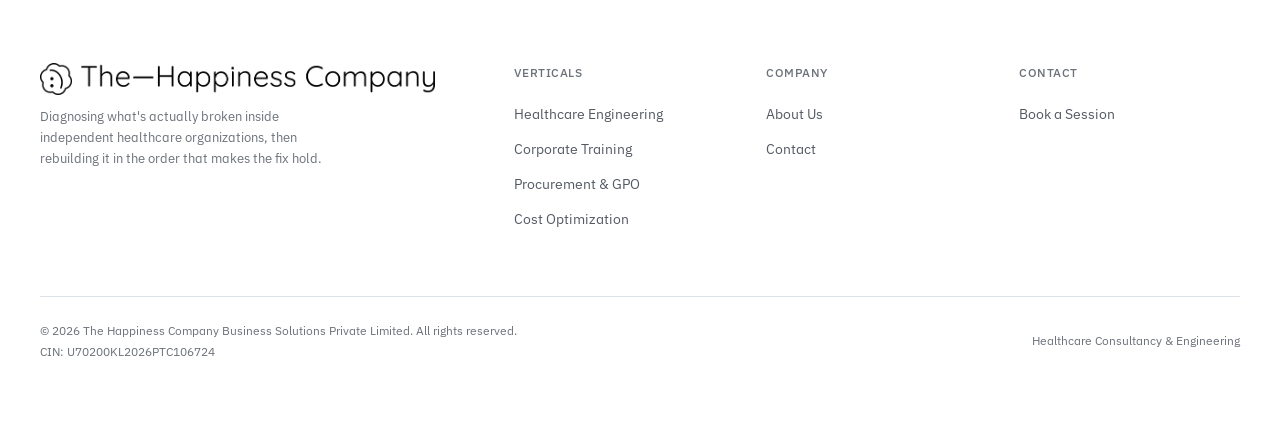
<file: about.html>
<!DOCTYPE html>
<html lang="en">

<head>
  <meta charset="UTF-8">
  <meta name="viewport" content="width=device-width, initial-scale=1.0">
  <title>The Happiness Company Business Solutions Private Limited - BUSINESS ENGINEERING. Don't just grow the business. Engineer it.</title>
  <meta name="description" content="We engineer businesses to perform better, adapt faster and grow sustainably">
  <link rel="stylesheet" href="css/style.css">
  <meta property="og:title" content="BUSINESS ENGINEERING. Don't just grow the business. Engineer it.">
  <meta property="og:description" content="We engineer businesses to perform better, adapt faster and grow sustainably">
  <meta property="og:image" content="assets/shared/logo.svg">
  <meta property="og:type" content="website">
  <link rel="icon" type="image/svg+xml" href="assets/shared/logo.svg">
</head>

<body>
  <a href="#main-content" class="skip-link">Skip to main content</a>

  <nav class="nav">
    <div class="nav-inner">
      <a href="index.html" class="nav-logo">
        <img src="assets/shared/logo.png" width="32" height="32" alt="The Happiness Company Business Solutions Private Limited">
      </a>
      <ul class="nav-links">
        <li><a href="index.html">Home</a></li>
        <li><a href="consultancy.html">Consultancy</a></li>
        <li><a href="training.html">Training</a></li>
        <li><a href="procurement.html">Procurement</a></li>
        <li><a href="cost-optimization.html">Cost Optimization</a></li>
        <li><a href="about.html">About</a></li>
        <li><a href="contact.html">Contact</a></li>
      </ul>
      <a href="https://zcal.co/happinesscompany/client" target="_blank" rel="noopener" class="btn btn-primary nav-cta">Book a Session</a>
      <button class="nav-mobile-toggle" aria-label="Toggle menu" aria-expanded="false">
        <svg viewBox="0 0 24 24" fill="none" stroke="currentColor" stroke-width="2" stroke-linecap="round"
          aria-hidden="true">
          <line x1="3" y1="12" x2="21" y2="12" />
          <line x1="3" y1="6" x2="21" y2="6" />
          <line x1="3" y1="18" x2="21" y2="18" />
        </svg>
      </button>
    </div>
  </nav>

  <main id="main-content">

    <!-- ======== HERO — JPM Clone (header left / image right) ======== -->
    <section class="mesh-hero about-hero">
      <div class="mesh-bg"></div>
      <div class="container">
        <div class="jpm-hero">
          <div class="jpm-hero__content fade-in">
            <h1 class="jpm-hero__title">We Didn't Start as Marketers. That's the Point.</h1>
            <p class="jpm-hero__desc">The Happiness Company Business Solutions Private Limited was built by people who worked inside healthcare operations
              rather than inside advertising. That changes what you notice is broken, and in what order you'd fix it.
            </p>
          </div>
          <div class="jpm-hero__image fade-scale delay-1">
            <img src="assets/about/hero.webp" width="2592" height="1458" alt="Healthcare professionals"
              fetchpriority="high">
          </div>
        </div>
      </div>
    </section>

    <!-- ======== WHY THC EXISTS — THC Value Prop ======== -->
    <section class="section">
      <div class="container">
        <div class="thc-lvp">
          <div class="thc-lvp__decor-top" aria-hidden="true"></div>
          <div class="thc-lvp__image"><img src="assets/about/medical-consultation.webp" width="1140" height="810"
              alt="Medical consultation" loading="lazy"></div>
          <div class="thc-lvp__border" aria-hidden="true"></div>
          <div class="thc-lvp__content">
            <p class="thc-lvp__eyebrow">Our Purpose</p>
            <h2 class="thc-lvp__title">Why <span class="thc-lvp__accent">THC Exists</span></h2>
            <p class="thc-lvp__desc">Most consultancies and agencies serving healthcare organizations are built around
              what's visible: campaigns, rebrands, training days. They're good at producing those things, but not built
              to notice that a rebrand is compensating for a scheduling system nobody fixed, or that a training day is
              standing in for a decision-making problem on the floor. The Happiness Company Business Solutions Private Limited exists to catch what other
              firms miss in that gap. It isn't an add-on to a standard consulting practice. It's the starting premise of
              the company: look at the operational, cultural, and financial structure first, because that's the order
              problems compound in, and the order fixes hold in.</p>
          </div>
        </div>
      </div>
    </section>

    <!-- ======== THE METHOD ======== -->
    <section class="section section-soft">
      <div class="container">
        <div class="fade-in">
          <p class="micro-cap section-label">Our Method</p>
          <h2 class="display-xl section-title">The Method Behind the Diagnosis</h2>
          <p class="body-lg section-body">Every engagement, regardless of which of the three verticals it starts in,
            runs through the same three-part method. It isn't a formality. It's the reason a THC engagement tends to
            hold after the invoice is paid, where a single-layer fix often doesn't.</p>
        </div>
        <div class="stagger-group mt-xxl">
          <div class="method-step">
            <h3 class="heading-lg">Human & Behavioral Diagnostics</h3>
            <p>Before anything structural gets recommended, we spend time understanding how people behave inside the
              organization: what a nurse has learned happens when she flags a scheduling conflict, whether a front-desk
              coordinator has real authority to fix a recurring problem or just absorbs complaints about it, and where
              the gap sits between what a policy says and what happens on a Tuesday afternoon. Most operational
              assessments skip this. It takes longer to see than a process diagram.</p>
          </div>
          <div class="method-step">
            <h3 class="heading-lg">Analytical & Data-Driven Rigor</h3>
            <p>In parallel, we run a direct, numbers-based analysis of workflows, costs, staffing, and supply data,
              built on a proprietary four-layer business analysis framework developed from cross-industry case work and
              adapted here to healthcare. Its job is to take the pattern the behavioral diagnosis surfaces and confirm
              it with a number, or correct it.</p>
          </div>
          <div class="method-step">
            <h3 class="heading-lg">Business Strategy & Execution</h3>
            <p>The two diagnostic layers converge into one sequenced roadmap. We mean sequenced literally: a healthcare
              organization can usually absorb only so much change at once, and the order interventions happen in is
              often the difference between a fix that holds and one that gets quietly reversed.</p>
          </div>
        </div>
      </div>
    </section>

    <!-- ======== WHO'S BEHIND IT — THC Value Prop ======== -->
    <section class="section">
      <div class="container">
        <div class="thc-lvp thc-lvp--flipped">
          <div class="thc-lvp__decor-top" aria-hidden="true"></div>
          <div class="thc-lvp__image"><img src="assets/about/engineering-team.webp" width="1140" height="810"
              alt="Engineering team" loading="lazy"></div>
          <div class="thc-lvp__border" aria-hidden="true"></div>
          <div class="thc-lvp__content">
            <p class="thc-lvp__eyebrow">Founding</p>
            <h2 class="thc-lvp__title">Who's <span class="thc-lvp__accent">Behind It</span></h2>
            <p class="thc-lvp__desc">The Happiness Company Business Solutions Private Limited was founded by a biomedical engineer with a background in
              healthcare business operations, rather than by a marketing executive or a management consultant by trade.
              That shapes how the company approaches an engagement: reading a workflow, a piece of clinical equipment,
              or a procurement contract the way an engineer reads a system, for how the parts interact. It's also why
              the Procurement vertical is staffed by biomedical engineers and product specialists rather than generalist
              purchasing agents. Evaluating a piece of medical equipment properly means understanding it technically
              first, pricing it second.</p>
          </div>
        </div>
      </div>
    </section>

    <!-- ======== WHAT WE BELIEVE ======== -->
    <section class="section section-soft">
      <div class="container">
        <div class="fade-in">
          <p class="micro-cap section-label">Beliefs</p>
          <h2 class="display-xl section-title">What We Believe</h2>
        </div>
        <div class="values-grid stagger-group mt-xl">
          <div class="value-card glow-card">
            <h3 class="heading-md">Diagnosis before treatment</h3>
            <p>We don't recommend a fix before confirming what's broken. It sounds obvious. It's also the most skipped
              step in healthcare consulting and branding.</p>
          </div>
          <div class="value-card glow-card">
            <h3 class="heading-md">Healthcare, deliberately, for now</h3>
            <p>Our framework was built from cross-industry case work, but the practice is healthcare-only for now. The
              regulatory environment and the specific ways operations break in healthcare are different enough from
              other industries that we'd rather go deep here before going wide.</p>
          </div>
          <div class="value-card glow-card">
            <h3 class="heading-md">Evidence over adjectives</h3>
            <p>We'd rather tell you what a workflow audit found than tell you we're innovative. If a claim in our
              materials can't be traced to something we did, it doesn't belong in them.</p>
          </div>
        </div>
      </div>
    </section>

    <!-- ======== THE BUSINESS WIREFRAME — Tier 1 ======== -->
    <section class="section wireframe-section wireframe--tier1">
      <div class="container">
        <div class="fade-in">
          <p class="micro-cap section-label">Business Architecture</p>
          <h2 class="display-xl section-title">One Engine, Four Verticals, Fifteen Disciplines</h2>
          <p class="body-lg section-body">This is the wireframe of the entire business: five core capabilities feed a
            single unified core, which drives the three service verticals and the ten disciplines they deliver.</p>
        </div>
        <div class="wireframe-figure fade-in delay-1">
          <div id="wireframe-mount" aria-live="polite"><svg xmlns="http://www.w3.org/2000/svg" viewBox="0 0 1200 420"
              width="1200" height="420" class="wireframe-svg" role="img"
              aria-label="The Happiness Company Business Solutions Private Limited architecture â€” five capabilities feed one core, three verticals, ten disciplines">
              <defs>
                <filter id="tier1-shadow" x="-20%" y="-20%" width="140%" height="140%">
                  <feDropShadow dx="0" dy="1" stdDeviation="2" flood-color="#0F172A" flood-opacity="0.06" />
                </filter>
              </defs>
              <g fill="none" stroke="#0F172A" stroke-opacity="0.12" stroke-width="1.25">
                <path d="M120 52 L600 114" />
                <path d="M360 52 L600 114" />
                <path d="M600 52 L600 114" />
                <path d="M840 52 L600 114" />
                <path d="M1080 52 L600 114" />
                <path d="M600 206 L220 280" />
                <path d="M600 206 L600 280" />
                <path d="M600 206 L980 280" />
                <path d="M220 352 L100 384" />
                <path d="M220 352 L200 384" />
                <path d="M220 352 L300 384" />
                <path d="M220 352 L400 384" />
                <path d="M980 352 L800 384" />
                <path d="M980 352 L900 384" />
                <path d="M980 352 L1000 384" />
                <path d="M980 352 L1100 384" />
                <path d="M600 352 L520 384" />
                <path d="M600 352 L680 384" />
              </g>
              <g fill="none" stroke="#1868DB" stroke-opacity="0.22" stroke-width="1.5">
                <path d="M600 206 L600 280" />
              </g>
              <g class="tier1-node">
                <g transform="translate(120, 36)" filter="url(#tier1-shadow)">
                  <rect x="-60" y="-16" width="120" height="32" rx="16" fill="#FFFFFF" stroke="#E2E8F0"
                    stroke-width="1" />
                  <text x="0" y="5" text-anchor="middle" font-size="11" font-weight="600" letter-spacing="0.08em"
                    fill="#475569">AI</text>
                </g>
                <g transform="translate(360, 36)" filter="url(#tier1-shadow)">
                  <rect x="-80" y="-16" width="160" height="32" rx="16" fill="#FFFFFF" stroke="#E2E8F0"
                    stroke-width="1" />
                  <text x="0" y="5" text-anchor="middle" font-size="11" font-weight="600" letter-spacing="0.08em"
                    fill="#475569">HUMAN NEUROSCIENCE</text>
                </g>
                <g transform="translate(600, 36)" filter="url(#tier1-shadow)">
                  <rect x="-80" y="-16" width="160" height="32" rx="16" fill="#FFFFFF" stroke="#E2E8F0"
                    stroke-width="1" />
                  <text x="0" y="5" text-anchor="middle" font-size="11" font-weight="600" letter-spacing="0.08em"
                    fill="#475569">COGNITIVE THINKING</text>
                </g>
                <g transform="translate(840, 36)" filter="url(#tier1-shadow)">
                  <rect x="-60" y="-16" width="120" height="32" rx="16" fill="#FFFFFF" stroke="#E2E8F0"
                    stroke-width="1" />
                  <text x="0" y="5" text-anchor="middle" font-size="11" font-weight="600" letter-spacing="0.08em"
                    fill="#475569">STRATEGY</text>
                </g>
                <g transform="translate(1080, 36)" filter="url(#tier1-shadow)">
                  <rect x="-70" y="-16" width="140" height="32" rx="16" fill="#FFFFFF" stroke="#E2E8F0"
                    stroke-width="1" />
                  <text x="0" y="5" text-anchor="middle" font-size="11" font-weight="600" letter-spacing="0.08em"
                    fill="#475569">INTELLIGENCE</text>
                </g>
              </g>
              <g class="tier1-node" transform="translate(600, 160)" filter="url(#tier1-shadow)">
                <rect x="-90" y="-46" width="180" height="92" rx="12" fill="#FFFFFF" stroke="#0F172A"
                  stroke-width="1.5" />
                <text x="0" y="-14" text-anchor="middle" font-size="13" font-weight="700" letter-spacing="0.04em"
                  fill="#0F172A">THC</text>
                <text x="0" y="6" text-anchor="middle" font-size="11" font-weight="600" letter-spacing="0.08em"
                  fill="#475569">UNIFIED CORE</text>
                <line x1="-60" y1="18" x2="60" y2="18" stroke="#E2E8F0" stroke-width="1" />
                <text x="0" y="34" text-anchor="middle" font-size="10" font-weight="500" fill="#475569">5 â†’ 1
                  Engine</text>
              </g>
              <g class="tier1-node">
                <g transform="translate(220, 316)" filter="url(#tier1-shadow)">
                  <rect x="-80" y="-36" width="160" height="72" rx="8" fill="#FFFFFF" stroke="#E2E8F0"
                    stroke-width="1" />
                  <text x="0" y="-8" text-anchor="middle" font-size="14" font-weight="700"
                    fill="#0F172A">Consultancy</text>
                  <text x="0" y="10" text-anchor="middle" font-size="11" font-weight="500" fill="#475569">4
                    disciplines</text>
                </g>
                <g transform="translate(600, 316)" filter="url(#tier1-shadow)">
                  <rect x="-80" y="-36" width="160" height="72" rx="8" fill="#FFFFFF" stroke="#E2E8F0"
                    stroke-width="1" />
                  <text x="0" y="-8" text-anchor="middle" font-size="14" font-weight="700"
                    fill="#0F172A">Procurement</text>
                  <text x="0" y="10" text-anchor="middle" font-size="11" font-weight="500" fill="#475569">2
                    disciplines</text>
                </g>
                <g transform="translate(980, 316)" filter="url(#tier1-shadow)">
                  <rect x="-80" y="-36" width="160" height="72" rx="8" fill="#FFFFFF" stroke="#E2E8F0"
                    stroke-width="1" />
                  <text x="0" y="-8" text-anchor="middle" font-size="14" font-weight="700"
                    fill="#0F172A">Training</text>
                  <text x="0" y="10" text-anchor="middle" font-size="11" font-weight="500" fill="#475569">4
                    disciplines</text>
                </g>
              </g>
              <g class="tier1-node">
                <g transform="translate(90, 400)" filter="url(#tier1-shadow)">
                  <rect x="-60" y="-16" width="120" height="32" rx="8" fill="#FFFFFF" stroke="#E2E8F0"
                    stroke-width="1" />
                  <text x="0" y="5" text-anchor="middle" font-size="11" font-weight="500" fill="#334155">Business
                    Strategy</text>
                </g>
                <g transform="translate(225, 400)" filter="url(#tier1-shadow)">
                  <rect x="-60" y="-16" width="120" height="32" rx="8" fill="#FFFFFF" stroke="#E2E8F0"
                    stroke-width="1" />
                  <text x="0" y="5" text-anchor="middle" font-size="11" font-weight="500" fill="#334155">Tech &amp;
                    AI</text>
                </g>
                <g transform="translate(360, 400)" filter="url(#tier1-shadow)">
                  <rect x="-60" y="-16" width="120" height="32" rx="8" fill="#FFFFFF" stroke="#E2E8F0"
                    stroke-width="1" />
                  <text x="0" y="5" text-anchor="middle" font-size="11" font-weight="500" fill="#334155">Branding &amp;
                    Growth</text>
                </g>
                <g transform="translate(495, 400)" filter="url(#tier1-shadow)">
                  <rect x="-70" y="-16" width="140" height="32" rx="8" fill="#FFFFFF" stroke="#E2E8F0"
                    stroke-width="1" />
                  <text x="0" y="5" text-anchor="middle" font-size="11" font-weight="500" fill="#334155">Biomedical
                    &amp; Eng.</text>
                </g>
                <g transform="translate(630, 400)" filter="url(#tier1-shadow)">
                  <rect x="-70" y="-16" width="140" height="32" rx="8" fill="#FFFFFF" stroke="#E2E8F0"
                    stroke-width="1" />
                  <text x="0" y="5" text-anchor="middle" font-size="11" font-weight="500" fill="#334155">Ops &amp;
                    Negotiation</text>
                </g>
                <g transform="translate(770, 400)" filter="url(#tier1-shadow)">
                  <rect x="-70" y="-16" width="140" height="32" rx="8" fill="#FFFFFF" stroke="#E2E8F0"
                    stroke-width="1" />
                  <text x="0" y="5" text-anchor="middle" font-size="11" font-weight="500" fill="#334155">Group
                    Purchasing</text>
                </g>
                <g transform="translate(850, 400)" filter="url(#tier1-shadow)">
                  <rect x="-60" y="-16" width="120" height="32" rx="8" fill="#FFFFFF" stroke="#E2E8F0"
                    stroke-width="1" />
                  <text x="0" y="5" text-anchor="middle" font-size="11" font-weight="500" fill="#334155">Culture &amp;
                    Wellness</text>
                </g>
                <g transform="translate(985, 400)" filter="url(#tier1-shadow)">
                  <rect x="-60" y="-16" width="120" height="32" rx="8" fill="#FFFFFF" stroke="#E2E8F0"
                    stroke-width="1" />
                  <text x="0" y="5" text-anchor="middle" font-size="11" font-weight="500" fill="#334155">Human
                    Capital</text>
                </g>
                <g transform="translate(1120, 400)" filter="url(#tier1-shadow)">
                  <rect x="-60" y="-16" width="120" height="32" rx="8" fill="#FFFFFF" stroke="#E2E8F0"
                    stroke-width="1" />
                  <text x="0" y="5" text-anchor="middle" font-size="11" font-weight="500" fill="#334155">Clinical
                    Workforce</text>
                </g>
                <g transform="translate(1040, 400)" filter="url(#tier1-shadow)">
                  <rect x="-60" y="-16" width="120" height="32" rx="8" fill="#FFFFFF" stroke="#E2E8F0"
                    stroke-width="1" />
                  <text x="0" y="5" text-anchor="middle" font-size="11" font-weight="500" fill="#334155">Financial
                    Literacy</text>
                </g>
              </g>
            </svg>
          </div>
        </div>
      </div>
    </section>

    <!-- ======== CTA ======== -->
    <section class="section cta-section cta-navy">
      <div class="container">
        <div class="fade-in">
          <h2 class="display-xl">See What a Diagnosis Would Find</h2>
          <p class="body-lg">The fastest way to understand how we work is to have us look at your organization
            specifically, not read another page about our philosophy.</p>
          <a href="https://zcal.co/happinesscompany/client" target="_blank" rel="noopener" class="btn btn-primary">Book a Strategic Diagnostic Session</a>
        </div>
      </div>
    </section>

  </main>

  <footer class="footer">
    <div class="footer-inner">
      <div class="footer-grid">
        <div class="footer-brand">
          <a href="index.html" class="nav-logo">
            <img src="assets/shared/logoname.png" width="1726" height="140" alt="The Happiness Company Business Solutions Private Limited" loading="lazy" decoding="async">
          </a>
          <p>Diagnosing what's actually broken inside independent healthcare organizations, then rebuilding it in the
            order that makes the fix hold.</p>
        </div>
        <div class="footer-col">
          <h4>Verticals</h4>
          <ul>
            <li><a href="consultancy.html">Healthcare Engineering</a></li>
            <li><a href="training.html">Corporate Training</a></li>
            <li><a href="procurement.html">Procurement & GPO</a></li>
            <li><a href="cost-optimization.html">Cost Optimization</a></li>
          </ul>
        </div>
        <div class="footer-col">
          <h4>Company</h4>
          <ul>
            <li><a href="about.html">About Us</a></li>
            <li><a href="contact.html">Contact</a></li>
          </ul>
        </div>
        <div class="footer-col">
          <h4>Contact</h4>
          <ul>
            <li><a href="https://zcal.co/happinesscompany/client" target="_blank" rel="noopener">Book a Session</a></li>
          </ul>
        </div>
      </div>
      <div class="footer-bottom">
        <span>&copy; 2026 The Happiness Company Business Solutions Private Limited. All rights reserved.<br>CIN: U70200KL2026PTC106724</span>
        <span>Healthcare Consultancy &amp; Engineering</span>
      </div>
    </div>
  </footer>

  <script src="js/main.js" defer></script>
</body>

</html>
</file>
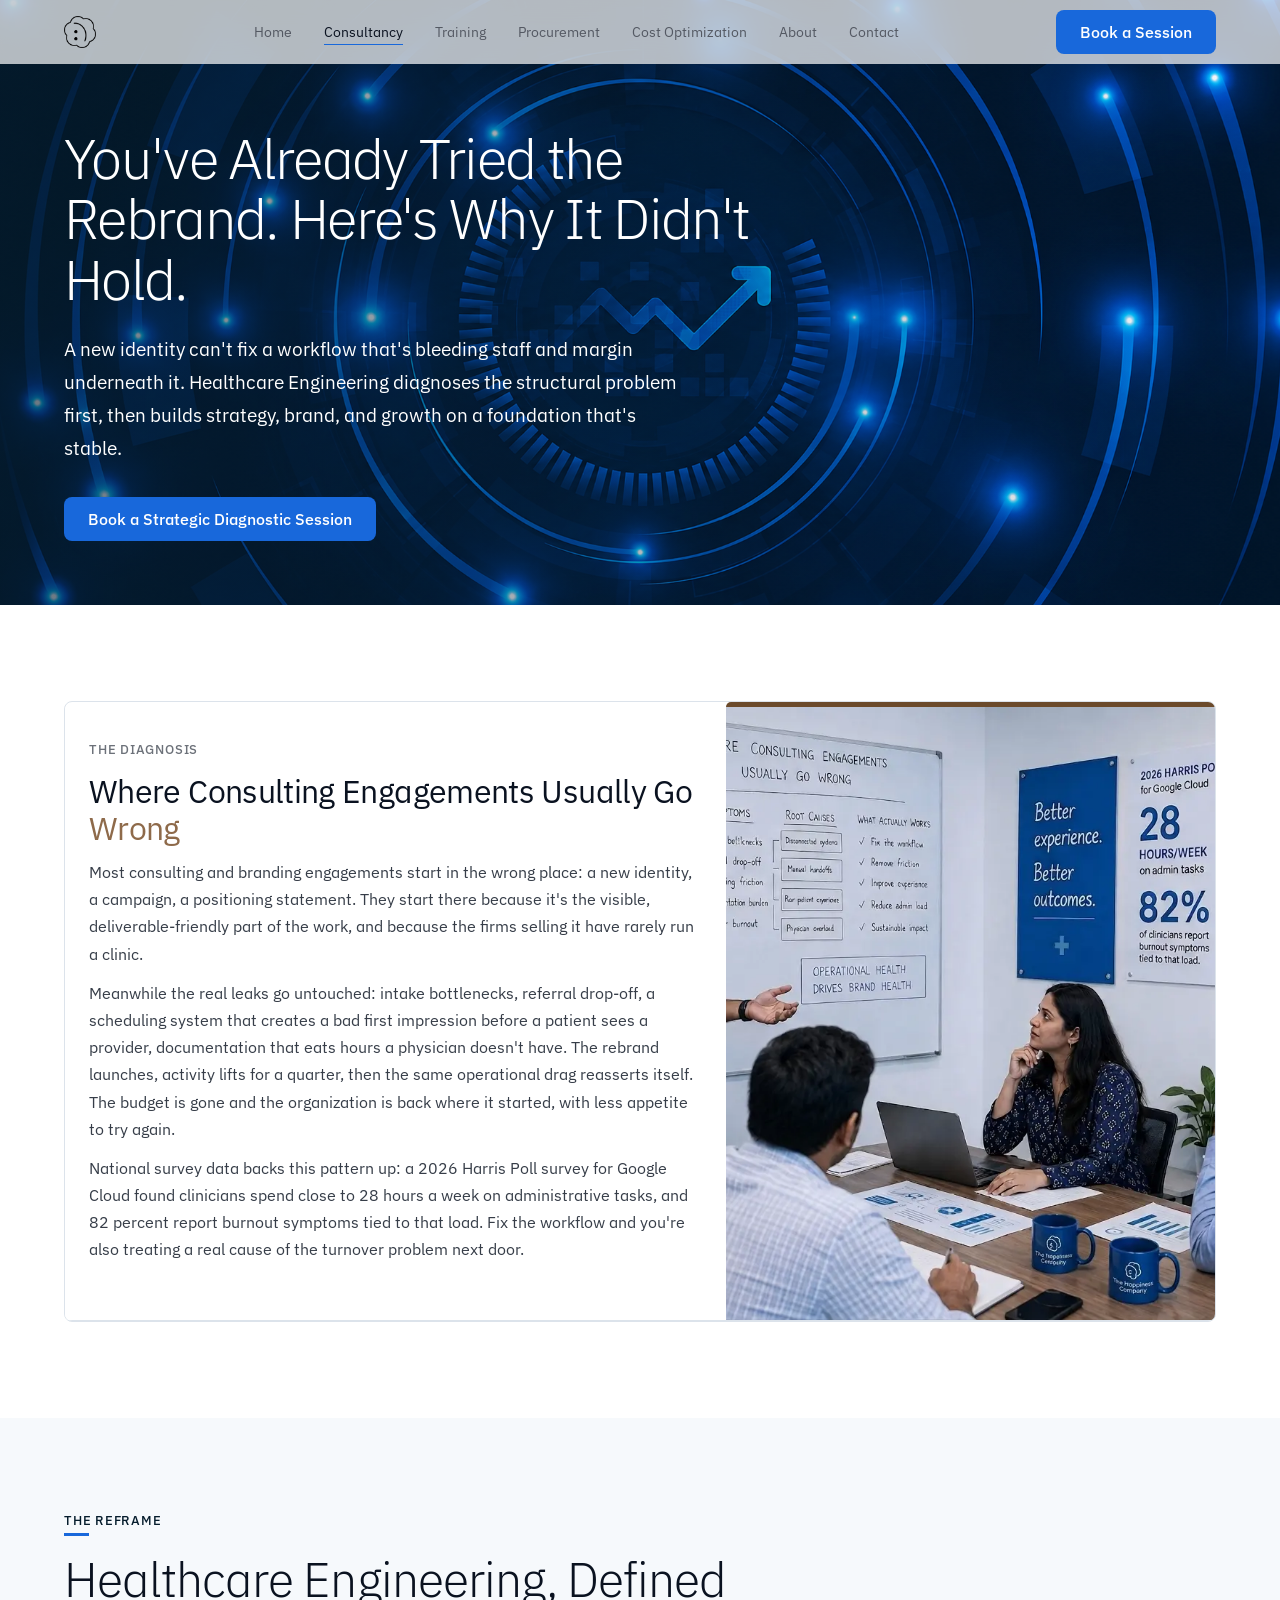
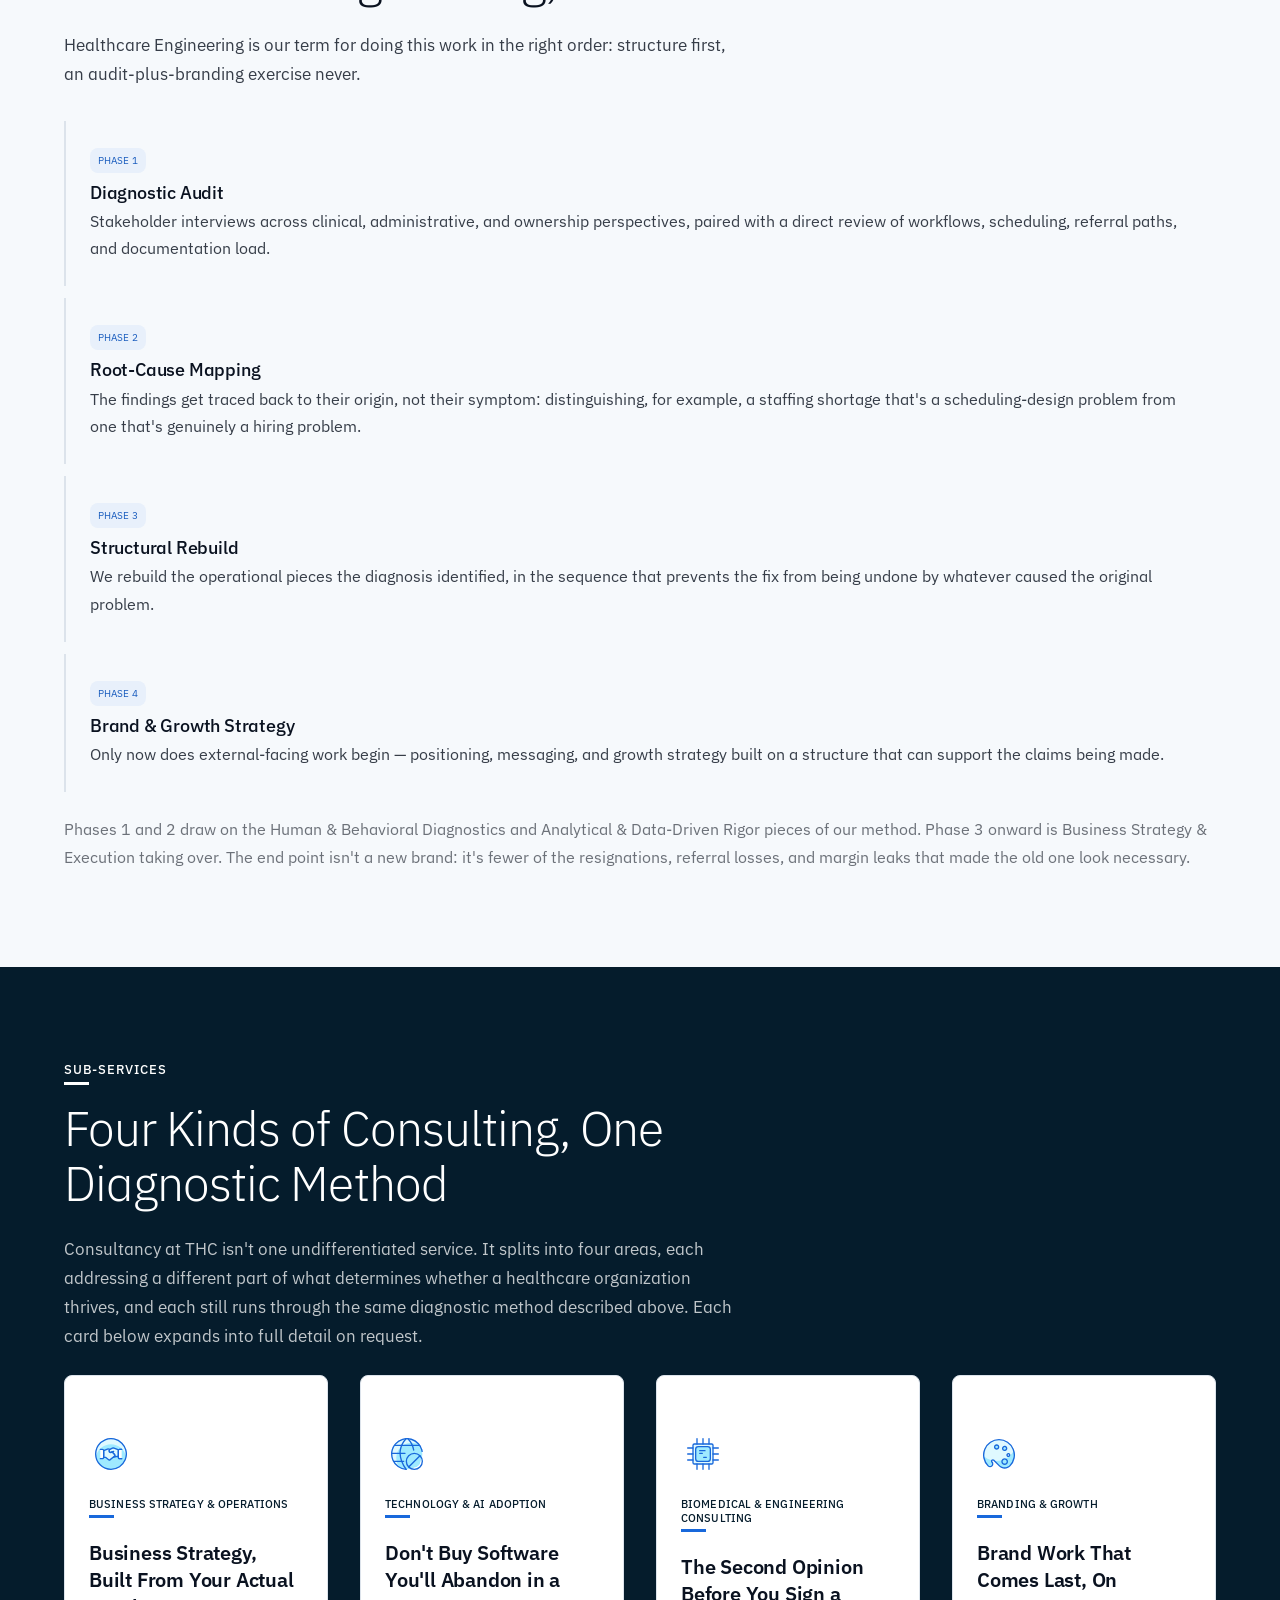
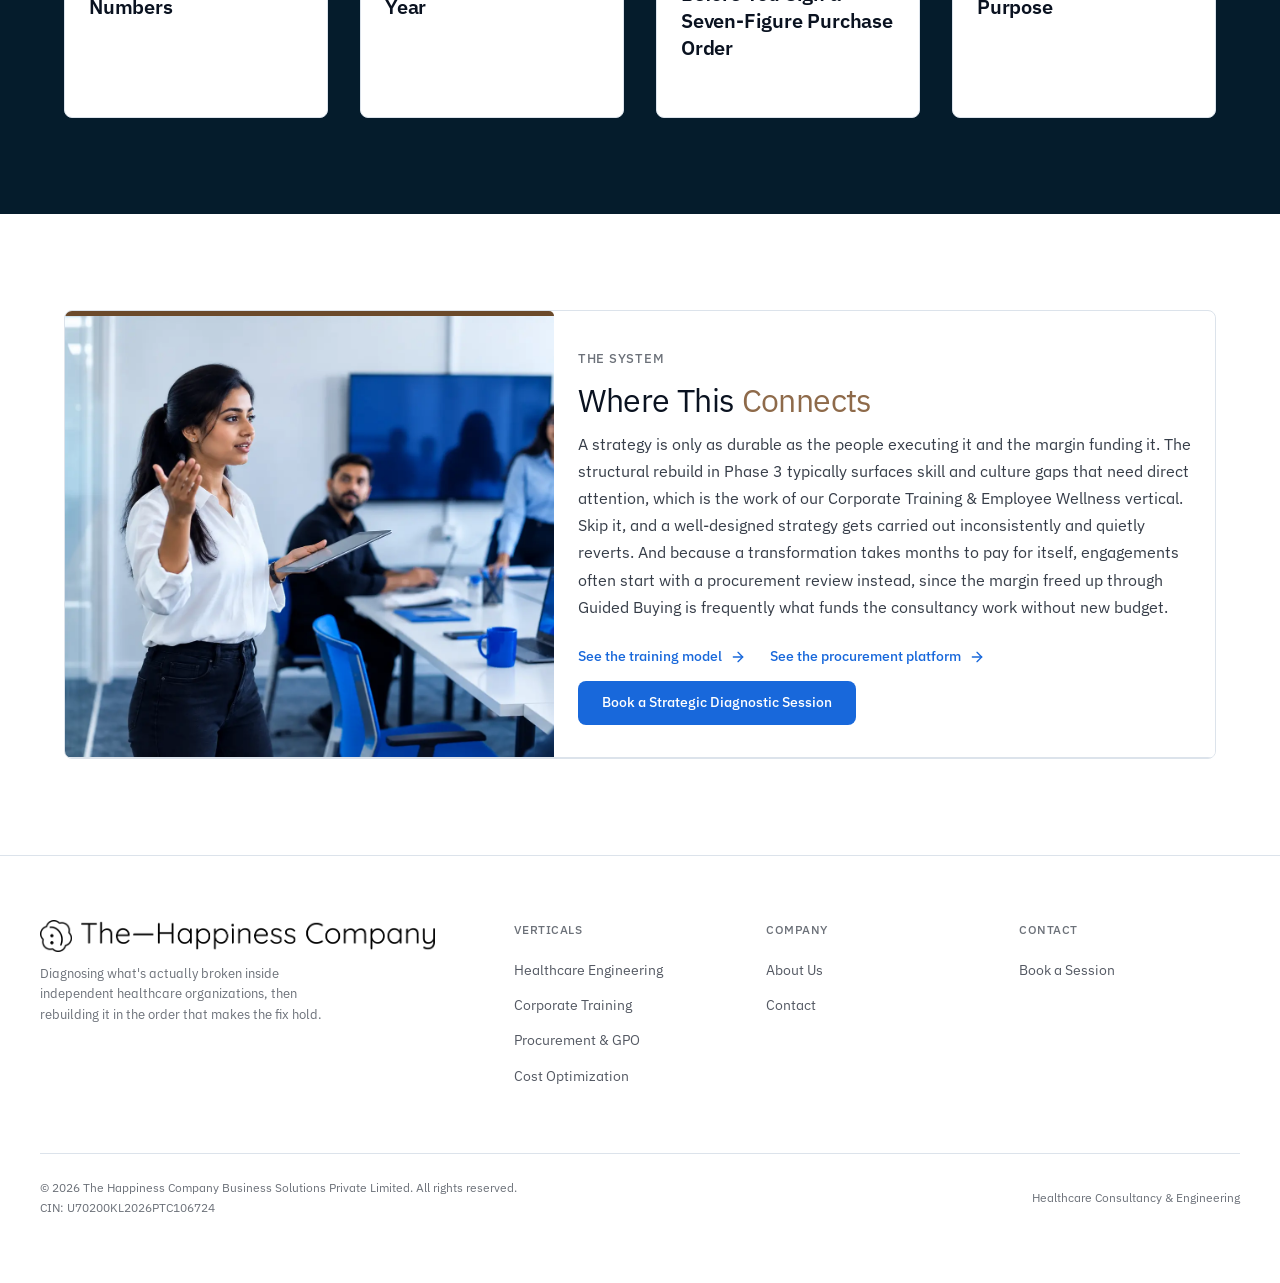
<file: consultancy.html>
<!DOCTYPE html>
<html lang="en">

<head>
  <meta charset="UTF-8">
  <meta name="viewport" content="width=device-width, initial-scale=1.0">
  <title>The Happiness Company Business Solutions Private Limited - BUSINESS ENGINEERING. Don't just grow the business. Engineer it.</title>
  <meta name="description" content="We engineer businesses to perform better, adapt faster and grow sustainably">
  <link rel="stylesheet" href="css/style.css">
  <meta property="og:title" content="BUSINESS ENGINEERING. Don't just grow the business. Engineer it.">
  <meta property="og:description" content="We engineer businesses to perform better, adapt faster and grow sustainably">
  <meta property="og:image" content="assets/shared/logo.svg">
  <meta property="og:type" content="website">
  <link rel="icon" type="image/svg+xml" href="assets/shared/logo.svg">
</head>

<body>
  <a href="#main-content" class="skip-link">Skip to main content</a>

  <nav class="nav">
    <div class="nav-inner">
      <a href="index.html" class="nav-logo">
        <img src="assets/shared/logo.png" width="32" height="32" alt="The Happiness Company Business Solutions Private Limited">
      </a>
      <ul class="nav-links">
        <li><a href="index.html">Home</a></li>
        <li><a href="consultancy.html" class="active">Consultancy</a></li>
        <li><a href="training.html">Training</a></li>
        <li><a href="procurement.html">Procurement</a></li>
        <li><a href="cost-optimization.html">Cost Optimization</a></li>
        <li><a href="about.html">About</a></li>
        <li><a href="contact.html">Contact</a></li>
      </ul>
      <a href="https://zcal.co/happinesscompany/client" target="_blank" rel="noopener" class="btn btn-primary nav-cta">Book a Session</a>
      <button class="nav-mobile-toggle" aria-label="Toggle menu" aria-expanded="false">
        <svg viewBox="0 0 24 24" fill="none" stroke="currentColor" stroke-width="2" stroke-linecap="round"
          aria-hidden="true">
          <line x1="3" y1="12" x2="21" y2="12" />
          <line x1="3" y1="6" x2="21" y2="6" />
          <line x1="3" y1="18" x2="21" y2="18" />
        </svg>
      </button>
    </div>
  </nav>

  <main id="main-content">

    <!-- ======== HERO ======== -->
    <section class="mesh-hero mesh-hero--bg">
      <div class="hero-bg">
        <img src="assets/consultancy/hero.webp" width="1850" height="850" alt="" fetchpriority="high">
      </div>
      <div class="container">
        <h1 class="display-xxl fade-in">You've Already Tried the Rebrand. Here's Why It Didn't Hold.</h1>
        <p class="body-lg hero-subhead fade-in delay-1">A new identity can't fix a workflow that's bleeding staff and
          margin underneath it. Healthcare Engineering diagnoses the structural problem first, then builds strategy,
          brand, and growth on a foundation that's stable.</p>
        <div class="fade-in delay-2">
          <a href="https://zcal.co/happinesscompany/client" target="_blank" rel="noopener" class="btn btn-primary">Book a Strategic Diagnostic Session</a>
        </div>
      </div>
    </section>

    <!-- ======== DIAGNOSIS ======== -->
    <section class="section">
      <div class="container">
        <div class="thc-lvp thc-lvp--flipped">
          <div class="thc-lvp__decor-top" aria-hidden="true"></div>
          <div class="thc-lvp__image"><img src="assets/consultancy/strategy-session.webp" width="1140" height="810" alt="Strategy session" loading="lazy"></div>
          <div class="thc-lvp__border" aria-hidden="true"></div>
          <div class="thc-lvp__content">
            <p class="thc-lvp__eyebrow">The Diagnosis</p>
            <h2 class="thc-lvp__title">Where Consulting Engagements Usually Go <span class="thc-lvp__accent">Wrong</span></h2>
            <p class="thc-lvp__desc">Most consulting and branding engagements start in the wrong place: a new identity, a campaign, a positioning statement. They start there because it's the visible, deliverable-friendly part of the work, and because the firms selling it have rarely run a clinic.</p>
            <p class="thc-lvp__desc">Meanwhile the real leaks go untouched: intake bottlenecks, referral drop-off, a scheduling system that creates a bad first impression before a patient sees a provider, documentation that eats hours a physician doesn't have. The rebrand launches, activity lifts for a quarter, then the same operational drag reasserts itself. The budget is gone and the organization is back where it started, with less appetite to try again.</p>
            <p class="thc-lvp__desc">National survey data backs this pattern up: a 2026 Harris Poll survey for Google Cloud found clinicians spend close to 28 hours a week on administrative tasks, and 82 percent report burnout symptoms tied to that load. Fix the workflow and you're also treating a real cause of the turnover problem next door.</p>
          </div>
        </div>
      </div>
    </section>

    <!-- ======== REFRAME ======== -->
    <section class="section section-soft">
      <div class="container">
        <div class="fade-in">
          <p class="micro-cap section-label">The Reframe</p>
          <h2 class="display-xl section-title">Healthcare Engineering, Defined</h2>
          <p class="body-lg section-body">Healthcare Engineering is our term for doing this work in the right order:
            structure first, an audit-plus-branding exercise never.</p>
        </div>
        <div class="stagger-group mt-xxl">
          <div class="phase-item">
            <span class="phase-label">Phase 1</span>
            <h3 class="heading-md">Diagnostic Audit</h3>
            <p>Stakeholder interviews across clinical, administrative, and ownership perspectives, paired with a direct
              review of workflows, scheduling, referral paths, and documentation load.</p>
          </div>
          <div class="phase-item">
            <span class="phase-label">Phase 2</span>
            <h3 class="heading-md">Root-Cause Mapping</h3>
            <p>The findings get traced back to their origin, not their symptom: distinguishing, for example, a staffing
              shortage that's a scheduling-design problem from one that's genuinely a hiring problem.</p>
          </div>
          <div class="phase-item">
            <span class="phase-label">Phase 3</span>
            <h3 class="heading-md">Structural Rebuild</h3>
            <p>We rebuild the operational pieces the diagnosis identified, in the sequence that prevents the fix from
              being undone by whatever caused the original problem.</p>
          </div>
          <div class="phase-item">
            <span class="phase-label">Phase 4</span>
            <h3 class="heading-md">Brand & Growth Strategy</h3>
            <p>Only now does external-facing work begin — positioning, messaging, and growth strategy built on a
              structure that can support the claims being made.</p>
          </div>
        </div>
        <div class="fade-in mt-xl">
          <p class="body-md" style="color: var(--ink-mute);">Phases 1 and 2 draw on the Human &amp; Behavioral
            Diagnostics and Analytical &amp; Data-Driven Rigor pieces of our method. Phase 3 onward is Business Strategy
            &amp; Execution taking over. The end point isn't a new brand: it's fewer of the resignations, referral
            losses, and margin leaks that made the old one look necessary.</p>
        </div>
      </div>
    </section>

    <!-- ======== SUB-SERVICES ======== -->
    <section class="section section-dark">
      <div class="container">
        <div class="fade-in">
          <p class="micro-cap section-label">Sub-Services</p>
          <h2 class="display-xl section-title">Four Kinds of Consulting, One Diagnostic Method</h2>
          <p class="body-lg section-body">Consultancy at THC isn't one undifferentiated service. It splits into four
            areas, each addressing a different part of what determines whether a healthcare organization thrives, and
            each still runs through the same diagnostic method described above. Each card below expands into full detail
            on request.</p>
        </div>
        <div class="grid-4 stagger-group mt-xl">
          <button type="button" class="sub-card" data-dialog-id="sub-dialog-consultancy-1" aria-haspopup="dialog">
            <span class="sub-card__icon">
              <img src="assets/consultancy/icon-strategy.svg" width="24" height="24" alt="" aria-hidden="true" loading="lazy" decoding="async">
            </span>
            <span class="sub-card__tag">Business Strategy &amp; Operations</span>
            <span class="sub-card__title">Business Strategy, Built From Your Actual Numbers</span>
            <span class="sub-card__arrow"><img src="assets/shared/sub-card-arrow.svg" width="30" height="15" alt=""
                aria-hidden="true" loading="lazy" decoding="async"></span>
          </button>
          <button type="button" class="sub-card" data-dialog-id="sub-dialog-consultancy-2" aria-haspopup="dialog">
            <span class="sub-card__icon">
              <img src="assets/consultancy/icon-ai.svg" width="24" height="24" alt="" aria-hidden="true" loading="lazy" decoding="async">
            </span>
            <span class="sub-card__tag">Technology &amp; AI Adoption</span>
            <span class="sub-card__title">Don't Buy Software You'll Abandon in a Year</span>
            <span class="sub-card__arrow"><img src="assets/shared/sub-card-arrow.svg" width="30" height="15" alt=""
                aria-hidden="true" loading="lazy" decoding="async"></span>
          </button>
          <button type="button" class="sub-card" data-dialog-id="sub-dialog-consultancy-4" aria-haspopup="dialog">
            <span class="sub-card__icon">
              <img src="assets/consultancy/icon-biomedical.svg" width="24" height="24" alt="" aria-hidden="true" loading="lazy" decoding="async">
            </span>
            <span class="sub-card__tag">Biomedical &amp; Engineering Consulting</span>
            <span class="sub-card__title">The Second Opinion Before You Sign a Seven-Figure Purchase Order</span>
            <span class="sub-card__arrow"><img src="assets/shared/sub-card-arrow.svg" width="30" height="15" alt=""
                aria-hidden="true" loading="lazy" decoding="async"></span>
          </button>
          <button type="button" class="sub-card" data-dialog-id="sub-dialog-consultancy-3" aria-haspopup="dialog">
            <span class="sub-card__icon">
              <img src="assets/consultancy/icon-branding.svg" width="24" height="24" alt="" aria-hidden="true" loading="lazy" decoding="async">
            </span>
            <span class="sub-card__tag">Branding &amp; Growth</span>
            <span class="sub-card__title">Brand Work That Comes Last, On Purpose</span>
            <span class="sub-card__arrow"><img src="assets/shared/sub-card-arrow.svg" width="30" height="15" alt=""
                aria-hidden="true" loading="lazy" decoding="async"></span>
          </button>
        </div>

        <dialog class="sub-dialog" id="sub-dialog-consultancy-1" aria-labelledby="sub-dialog-consultancy-1-title">
          <div class="sub-dialog__head">
            <button type="button" class="sub-dialog__close" aria-label="Close dialog">
              <svg width="20" height="20" viewBox="0 0 20 20" fill="none" stroke="currentColor" stroke-width="2"
                stroke-linecap="round" aria-hidden="true">
                <line x1="5" y1="5" x2="15" y2="15" />
                <line x1="15" y1="5" x2="5" y2="15" />
              </svg>
            </button>
            <p class="micro-cap sub-dialog__tag">Business Strategy &amp; Operations</p>
            <h3 id="sub-dialog-consultancy-1-title">Business Strategy, Built From Your Actual Numbers</h3>
          </div>
          <div class="sub-dialog__content">
            <div class="sub-dialog__body">
              <p>This is the foundation the rest of Healthcare Engineering sits on: business strategy, operational
                development, and customer experience improvement, built from a direct diagnosis of your organization
                instead of a template. In practice, it covers pricing and margin structure, patient acquisition and
                retention, service-line decisions, competitive positioning, and the operational calls that determine
                whether a strategy is something your current staff can execute. It runs through the same four-phase
                sequence described above: audit, root-cause mapping, structural rebuild, then growth strategy. Nothing
                gets recommended before the diagnostic phase confirms it's the right thing to fix.</p>
            </div>
            <div class="mockup-card">
              <div class="mockup-header">
                <span class="mockup-header-title">Strategy Diagnostic — As of Q2'26 · n=27 hospitals · 9 states</span>
                <span class="mockup-status">Breakeven Y4</span>
              </div>
              <div class="mockup-index">
                <div class="mockup-index-meta">
                  <span class="mockup-label">Annual delta (100-bed AB PM-JAY model)</span>
                  <span class="mockup-index-value">₹19M<span class="mockup-index-denom">rev-cost</span></span>
                </div>
                <div class="mockup-track mockup-track--index">
                  <span class="mockup-track-fill mockup-track-fill--index" style="--w: 62%;"></span>
                </div>
                <div class="mockup-index-meta mt-sm">
                  <span class="mockup-index-status">₹104.36M rev · ₹85.27M cost</span>
                  <span class="mockup-index-date">Q2'26 · 100-bed · AB PM-JAY</span>
                </div>
              </div>
              <div class="mockup-metrics">
                <div class="mockup-metric">
                  <div class="mockup-metric-head">
                    <span class="mockup-label">HR cost share</span>
                    <span class="mockup-metric-values"><strong>40%</strong><span class="mockup-delta mockup-delta--warn">Top driver</span></span>
                  </div>
                  <div class="mockup-track"><span class="mockup-track-fill mockup-track-fill--target" style="--w: 100%;"></span><span class="mockup-track-fill mockup-track-fill--current" style="--w: 40%;"></span></div>
                </div>
                <div class="mockup-metric">
                  <div class="mockup-metric-head">
                    <span class="mockup-label">Drugs &amp; consumables</span>
                    <span class="mockup-metric-values"><strong>20%</strong></span>
                  </div>
                  <div class="mockup-track"><span class="mockup-track-fill mockup-track-fill--target" style="--w: 100%;"></span><span class="mockup-track-fill mockup-track-fill--current" style="--w: 20%;"></span></div>
                </div>
                <div class="mockup-metric">
                  <div class="mockup-metric-head">
                    <span class="mockup-label">Breakeven — occupancy sensitivity</span>
                    <span class="mockup-metric-values"><em>Y4 base</em><span class="mockup-arrow">→</span><strong>Y8</strong><span class="mockup-delta mockup-delta--bad">at 75% occ</span></span>
                  </div>
                  <div class="mockup-track"><span class="mockup-track-fill mockup-track-fill--target" style="--w: 100%;"></span><span class="mockup-track-fill mockup-track-fill--current" style="--w: 50%;"></span></div>
                </div>
                <div class="mockup-metric">
                  <div class="mockup-metric-head">
                    <span class="mockup-label">Private bed share</span>
                    <span class="mockup-metric-values"><strong>65%</strong><span class="mockup-delta mockup-delta--good">India vs WHO 2-3/1k</span></span>
                  </div>
                  <div class="mockup-track"><span class="mockup-track-fill mockup-track-fill--target" style="--w: 65%;"></span><span class="mockup-track-fill mockup-track-fill--current" style="--w: 65%;"></span></div>
                </div>
              </div>
              <div class="mockup-footnote">Source: Jyani et al. 2025 n=27 district hospitals 9 states doi:10.1007/s40258-025-00966-9 · Deloitte FY27 CXO n≈50+ · WHO 1.4 beds/1,000 · FICCI-EY 2025</div>
            </div>
            <div class="sub-dialog__section">
              <h4 class="sub-dialog__section-title">Engagement Breakdown</h4>
              <table class="sub-dialog__table">
                <thead>
                  <tr>
                    <th>Phase</th>
                    <th>Focus</th>
                    <th>Timeline</th>
                    <th>Output</th>
                  </tr>
                </thead>
                <tbody>
                  <tr>
                    <td>1 &middot; Audit</td>
                    <td>Stakeholder interviews across clinical, admin &amp; ownership</td>
                    <td>Wk 1&ndash;2</td>
                    <td>Prioritized leak register</td>
                  </tr>
                  <tr>
                    <td>2 &middot; Root-Cause</td>
                    <td>Trace findings to origin, not symptom</td>
                    <td>Wk 3&ndash;4</td>
                    <td>Root-cause map</td>
                  </tr>
                  <tr>
                    <td>3 &middot; Rebuild</td>
                    <td>Structural redesign in sequence</td>
                    <td>Months 2&ndash;3</td>
                    <td>New operating model</td>
                  </tr>
                  <tr>
                    <td>4 &middot; Growth</td>
                    <td>Positioning, messaging &amp; growth strategy</td>
                    <td>Months 3&ndash;4</td>
                    <td>Growth playbook</td>
                  </tr>
                </tbody>
              </table>
            </div>
            <div class="mockup-card">
              <div class="mockup-header">
                <span class="mockup-header-title">Where Impact Lands — As of Q2'26</span>
                <span class="mockup-status">4 domains</span>
              </div>
              <div class="mockup-metrics">
                <div class="mockup-metric">
                  <div class="mockup-metric-head">
                    <span class="mockup-label">Patient experience</span>
                    <span class="mockup-metric-values"><strong>85%</strong><span class="mockup-delta mockup-delta--good">Top quartile</span></span>
                  </div>
                  <div class="mockup-track"><span class="mockup-track-fill mockup-track-fill--target" style="--w: 100%;"></span><span class="mockup-track-fill mockup-track-fill--current" style="--w: 85%;"></span></div>
                </div>
                <div class="mockup-metric">
                  <div class="mockup-metric-head">
                    <span class="mockup-label">Revenue capture</span>
                    <span class="mockup-metric-values"><strong>70%</strong></span>
                  </div>
                  <div class="mockup-track"><span class="mockup-track-fill mockup-track-fill--target" style="--w: 100%;"></span><span class="mockup-track-fill mockup-track-fill--current" style="--w: 70%;"></span></div>
                </div>
                <div class="mockup-metric">
                  <div class="mockup-metric-head">
                    <span class="mockup-label">Operational throughput</span>
                    <span class="mockup-metric-values"><strong>60%</strong></span>
                  </div>
                  <div class="mockup-track"><span class="mockup-track-fill mockup-track-fill--target" style="--w: 100%;"></span><span class="mockup-track-fill mockup-track-fill--current" style="--w: 60%;"></span></div>
                </div>
                <div class="mockup-metric">
                  <div class="mockup-metric-head">
                    <span class="mockup-label">Admin-load reduction</span>
                    <span class="mockup-metric-values"><strong>55%</strong></span>
                  </div>
                  <div class="mockup-track"><span class="mockup-track-fill mockup-track-fill--target" style="--w: 100%;"></span><span class="mockup-track-fill mockup-track-fill--current" style="--w: 55%;"></span></div>
                </div>
              </div>
              <div class="mockup-footnote">Source: THC Diagnostic · HRIS, EMR, procurement ledger · Q2'26 · Top quartile 78/100 vs Industrials n=1,200</div>
            </div>
            <div class="sub-dialog__foot">
              <a href="https://zcal.co/happinesscompany/client" target="_blank" rel="noopener" class="btn btn-primary">Book a Strategic Diagnostic Session</a>
              <p class="sub-dialog__foot-note">Nothing gets recommended before the diagnostic phase confirms it's the
                right thing to fix.</p>
            </div>
          </div>
        </dialog>

        <dialog class="sub-dialog" id="sub-dialog-consultancy-2" aria-labelledby="sub-dialog-consultancy-2-title">
          <div class="sub-dialog__head">
            <button type="button" class="sub-dialog__close" aria-label="Close dialog">
              <svg width="20" height="20" viewBox="0 0 20 20" fill="none" stroke="currentColor" stroke-width="2"
                stroke-linecap="round" aria-hidden="true">
                <line x1="5" y1="5" x2="15" y2="15" />
                <line x1="15" y1="5" x2="5" y2="15" />
              </svg>
            </button>
            <p class="micro-cap sub-dialog__tag">Technology &amp; AI Adoption</p>
            <h3 id="sub-dialog-consultancy-2-title">Don't Buy Software You'll Abandon in a Year</h3>
          </div>
          <div class="sub-dialog__content">
            <div class="sub-dialog__body">
              <p>Healthcare organizations get pitched new software and AI tools constantly, and most of that pitch
                happens without anyone checking whether the tool solves a problem you've diagnosed, or just one a vendor
                is selling. We evaluate new technology, AI included, against the specific operational gaps our
                diagnostic work has already identified, not against a features list. That means checking integration
                risk (does it fit your existing systems, or fight them), building a realistic adoption plan for the
                staff who'll use it day to day, and giving a straight answer on whether the problem is a technology
                problem at all, since a scheduling tool can't fix a scheduling policy nobody follows.</p>
              <p>Independent research backs up why that check matters. KLAS Research, which rates healthcare IT
                independently of the vendors it covers, found only 38 percent of organizations reported their most
                recent major health-IT implementation fully met expectations. The gap is rarely the software itself.
                It's a mismatch between what got bought and what the organization needed, which is exactly the
                evaluation step a vendor's own sales cycle isn't built to provide.</p>
            </div>
            <div class="mockup-card">
              <div class="mockup-header">
                <span class="mockup-header-title">Technology &amp; AI Adoption — As of Q2'26 · n=CIOs national · EY–CII 2025</span>
                <span class="mockup-status">EY–CII · KLAS 38%</span>
              </div>
              <div class="mockup-index">
                <div class="mockup-index-meta">
                  <span class="mockup-label">ABDM adoption (hospital CIOs)</span>
                  <span class="mockup-index-value">50%<span class="mockup-index-denom">partial · 40% plan · 10% none</span></span>
                </div>
                <div class="mockup-track mockup-track--index">
                  <span class="mockup-track-fill mockup-track-fill--current" style="--w: 50%; left: 0;"></span>
                  <span class="mockup-track-fill" style="--w: 40%; left: 50%; background: #475467;"></span>
                  <span class="mockup-track-fill mockup-track-fill--target" style="--w: 10%; left: 90%; background: #D0D5DD;"></span>
                </div>
                <div class="mockup-index-meta mt-sm">
                  <span class="mockup-index-status">Partial 50%</span>
                  <span class="mockup-index-status mockup-index-status--warn">Plan 40%</span>
                  <span class="mockup-index-status mockup-index-status--bad">None 10%</span>
                  <span class="mockup-index-date">EY–CII 2025 · ABDM</span>
                </div>
                <div style="margin-top: 10px; font-size: 11px; color: #475467; line-height: 1.5;">50% allocate 20–50% of IT budget to innovation · CIOs report innovation spend is ring-fenced, not residual</div>
              </div>
              <div class="mockup-metrics">
                <div class="mockup-metric">
                  <div class="mockup-metric-head">
                    <span class="mockup-label">AI — clinical documentation</span>
                    <span class="mockup-metric-values"><strong>72%</strong><span class="mockup-delta mockup-delta--good">Top use case</span></span>
                  </div>
                  <div class="mockup-track"><span class="mockup-track-fill mockup-track-fill--target" style="--w: 100%;"></span><span class="mockup-track-fill mockup-track-fill--current" style="--w: 72%;"></span></div>
                </div>
                <div class="mockup-metric">
                  <div class="mockup-metric-head">
                    <span class="mockup-label">AI — clinical support / decision</span>
                    <span class="mockup-metric-values"><strong>64%</strong></span>
                  </div>
                  <div class="mockup-track"><span class="mockup-track-fill mockup-track-fill--target" style="--w: 100%;"></span><span class="mockup-track-fill mockup-track-fill--current" style="--w: 64%;"></span></div>
                </div>
                <div class="mockup-metric">
                  <div class="mockup-metric-head">
                    <span class="mockup-label">AI — medical imaging</span>
                    <span class="mockup-metric-values"><strong>60%</strong></span>
                  </div>
                  <div class="mockup-track"><span class="mockup-track-fill mockup-track-fill--target" style="--w: 100%;"></span><span class="mockup-track-fill mockup-track-fill--current" style="--w: 60%;"></span></div>
                </div>
                <div class="mockup-metric">
                  <div class="mockup-metric-head">
                    <span class="mockup-label">Not ready to scale AI</span>
                    <span class="mockup-metric-values"><strong>80%</strong><span class="mockup-delta mockup-delta--warn">60% capability #1 barrier</span></span>
                  </div>
                  <div class="mockup-track"><span class="mockup-track-fill mockup-track-fill--target" style="--w: 100%;"></span><span class="mockup-track-fill mockup-track-fill--current" style="--w: 80%;"></span></div>
                </div>
              </div>
              <div class="mockup-footnote">Source: EY–CII Digital Health Survey 2025 · n=CIOs / hospital leaders, national · ABDM: partial 50% / plan 40% / none 10% · 50% allocate 20–50% IT to innovation · 60% capability gap cited as #1 barrier · AI use cases: documentation 72% / clinical support 64% / medical imaging 60% · KLAS Research global benchmark: 38% of orgs reported most recent major health-IT implementation fully met expectations</div>
            </div>
            <div class="sub-dialog__section">
              <h4 class="sub-dialog__section-title">Engagement Breakdown</h4>
              <table class="sub-dialog__table">
                <thead>
                  <tr>
                    <th>Phase</th>
                    <th>Focus</th>
                    <th>Timeline</th>
                    <th>Output</th>
                  </tr>
                </thead>
                <tbody>
                  <tr>
                    <td>1 &middot; Diagnose</td>
                    <td>Map systems &amp; workflows against identified gaps</td>
                    <td>Wk 1&ndash;2</td>
                    <td>Gap register</td>
                  </tr>
                  <tr>
                    <td>2 &middot; Evaluate</td>
                    <td>Screen tools &amp; AI on fit and integration risk</td>
                    <td>Wk 3&ndash;5</td>
                    <td>Scored shortlist</td>
                  </tr>
                  <tr>
                    <td>3 &middot; Adopt</td>
                    <td>Realistic rollout &amp; staff training plan</td>
                    <td>Wk 6&ndash;12</td>
                    <td>Live adoption</td>
                  </tr>
                  <tr>
                    <td>4 &middot; Review</td>
                    <td>Post-implementation check against baseline</td>
                    <td>Qtr 1</td>
                    <td>Adoption scorecard</td>
                  </tr>
                </tbody>
              </table>
            </div>
            <div class="sub-dialog__foot">
              <a href="https://zcal.co/happinesscompany/client" target="_blank" rel="noopener" class="btn btn-primary">Book a Strategic Diagnostic Session</a>
              <p class="sub-dialog__foot-note">A scheduling tool can't fix a scheduling policy nobody follows &mdash;
                the audit week is always free of charge.</p>
            </div>
          </div>
        </dialog>

        <dialog class="sub-dialog" id="sub-dialog-consultancy-3" aria-labelledby="sub-dialog-consultancy-3-title">
          <div class="sub-dialog__head">
            <button type="button" class="sub-dialog__close" aria-label="Close dialog">
              <svg width="20" height="20" viewBox="0 0 20 20" fill="none" stroke="currentColor" stroke-width="2"
                stroke-linecap="round" aria-hidden="true">
                <line x1="5" y1="5" x2="15" y2="15" />
                <line x1="15" y1="5" x2="5" y2="15" />
              </svg>
            </button>
            <p class="micro-cap sub-dialog__tag">Branding &amp; Growth</p>
            <h3 id="sub-dialog-consultancy-3-title">Brand Work That Comes Last, On Purpose</h3>
          </div>
          <div class="sub-dialog__content">
            <div class="sub-dialog__body">
              <p>This is Phase 4 of Healthcare Engineering on its own: positioning, identity, messaging, and growth
                marketing. We do this work last, deliberately, because a brand promise only holds if the operation
                underneath it can deliver on it. A rebrand launched on top of a scheduling problem or a burnout culture
                doesn't fail because the design was wrong. It fails because the thing being branded wasn't ready to be
                seen yet. By the time an engagement reaches this stage, the operational and cultural work is already
                underway or already complete, so the brand strategy describes something real instead of something
                aspirational.</p>
            </div>
            <div class="mockup-card">
              <div class="mockup-header">
                <span class="mockup-header-title">Brand Built on Accredited Quality — As of Q2'26 · n=4,284 patients · FICCI–EY 2025</span>
                <span class="mockup-status">NABH 832 / ~74k</span>
              </div>
              <div class="mockup-index">
                <div class="mockup-index-meta">
                  <span class="mockup-label">SERVQUAL advantage — accredited vs non-accredited</span>
                  <span class="mockup-index-value">+0.64<span class="mockup-index-denom">gap · p ≤ 0.01</span></span>
                </div>
                <div class="mockup-track mockup-track--index">
                  <span class="mockup-track-fill mockup-track-fill--index" style="--w: 64%;"></span>
                </div>
                <div class="mockup-index-meta mt-sm">
                  <span class="mockup-index-status">Accredited outperforms non-accredited</span>
                  <span class="mockup-index-date">FICCI–EY Parichay 2025</span>
                </div>
              </div>
              <div class="mockup-flagged" style="margin-bottom: 16px;">
                <span class="mockup-label">Accredited outcome delta</span>
                <span class="mockup-chip">HAI −38%</span>
                <span class="mockup-chip">Readmission −34%</span>
                <span class="mockup-chip">SERVQUAL +0.64</span>
              </div>
              <div class="mockup-metrics">
                <div class="mockup-metric">
                  <div class="mockup-metric-head">
                    <span class="mockup-label">NABH accredited hospitals</span>
                    <span class="mockup-metric-values"><strong>1.1%</strong><span class="mockup-delta">832 / ~74k</span></span>
                  </div>
                  <div class="mockup-track"><span class="mockup-track-fill mockup-track-fill--target" style="--w: 100%;"></span><span class="mockup-track-fill mockup-track-fill--current" style="--w: 1.1%;"></span></div>
                </div>
                <div class="mockup-metric">
                  <div class="mockup-metric-head">
                    <span class="mockup-label">Patient trust — accredited</span>
                    <span class="mockup-metric-values"><strong>80%</strong><span class="mockup-delta mockup-delta--good">On recommendation</span></span>
                  </div>
                  <div class="mockup-track"><span class="mockup-track-fill mockup-track-fill--target" style="--w: 100%;"></span><span class="mockup-track-fill mockup-track-fill--current" style="--w: 80%;"></span></div>
                </div>
                <div class="mockup-metric">
                  <div class="mockup-metric-head">
                    <span class="mockup-label">Reimbursement uplift — accredited</span>
                    <span class="mockup-metric-values"><strong>+15%</strong><span class="mockup-delta">CGHS · +10% AB PM-JAY</span></span>
                  </div>
                  <div class="mockup-track"><span class="mockup-track-fill mockup-track-fill--target" style="--w: 100%;"></span><span class="mockup-track-fill mockup-track-fill--current" style="--w: 15%;"></span></div>
                </div>
                <div class="mockup-metric">
                  <div class="mockup-metric-head">
                    <span class="mockup-label">Private bed share — India</span>
                    <span class="mockup-metric-values"><strong>65%</strong><span class="mockup-delta">vs WHO 2–3 / 1k</span></span>
                  </div>
                  <div class="mockup-track"><span class="mockup-track-fill mockup-track-fill--target" style="--w: 100%;"></span><span class="mockup-track-fill mockup-track-fill--current" style="--w: 65%;"></span></div>
                </div>
              </div>
              <div class="mockup-footnote">Source: FICCI–EY Parichay 2025 · n=4,284 patients, SERVQUAL accredited vs non-accredited · NABH 832 accredited of ~74,000 hospitals (1.1%) · HAI −38% · readmission −34% · SERVQUAL +0.64 (p ≤ 0.01) · trust 80% · CGHS +15% / AB PM-JAY +10% incentive · 65% beds private · WHO 2–3 beds / 1,000 benchmark</div>
            </div>
            <div class="sub-dialog__section">
              <h4 class="sub-dialog__section-title">Engagement Breakdown</h4>
              <table class="sub-dialog__table">
                <thead>
                  <tr>
                    <th>Phase</th>
                    <th>Focus</th>
                    <th>Timeline</th>
                    <th>Output</th>
                  </tr>
                </thead>
                <tbody>
                  <tr>
                    <td>1 &middot; Stabilize</td>
                    <td>Operational &amp; cultural work underway</td>
                    <td>Ongoing</td>
                    <td>Stable base</td>
                  </tr>
                  <tr>
                    <td>2 &middot; Position</td>
                    <td>Positioning &amp; competitive frame</td>
                    <td>Wk 1&ndash;4</td>
                    <td>Positioning statement</td>
                  </tr>
                  <tr>
                    <td>3 &middot; Message</td>
                    <td>Identity &amp; messaging built on evidence</td>
                    <td>Wk 5&ndash;8</td>
                    <td>Message platform</td>
                  </tr>
                  <tr>
                    <td>4 &middot; Growth</td>
                    <td>Growth marketing &amp; channel rollout</td>
                    <td>Wk 9&ndash;12</td>
                    <td>Live presence</td>
                  </tr>
                </tbody>
              </table>
            </div>
            <div class="sub-dialog__foot">
              <a href="https://zcal.co/happinesscompany/client" target="_blank" rel="noopener" class="btn btn-primary">Book a Strategic Diagnostic Session</a>
              <p class="sub-dialog__foot-note">Branding work always follows the structural rebuild &mdash; never the
                other way around.</p>
            </div>
          </div>
        </dialog>

        <dialog class="sub-dialog" id="sub-dialog-consultancy-4" aria-labelledby="sub-dialog-consultancy-4-title">
          <div class="sub-dialog__head">
            <button type="button" class="sub-dialog__close" aria-label="Close dialog">
              <svg width="20" height="20" viewBox="0 0 20 20" fill="none" stroke="currentColor" stroke-width="2"
                stroke-linecap="round" aria-hidden="true">
                <line x1="5" y1="5" x2="15" y2="15" />
                <line x1="15" y1="5" x2="5" y2="15" />
              </svg>
            </button>
            <p class="micro-cap sub-dialog__tag">Biomedical &amp; Engineering Consulting</p>
            <h3 id="sub-dialog-consultancy-4-title">The Second Opinion Before You Sign a Seven-Figure Purchase Order
            </h3>
          </div>
          <div class="sub-dialog__content">
            <div class="sub-dialog__body">
              <p>When a hospital buys major equipment (an ultrasound machine, an imaging system, any large capital or
                technology decision) the sales process usually runs directly through the in-house biomedical engineering
                or technical team. That's not a flaw in any individual's judgment. It's a structural problem: in-house
                engineers mostly see the products their usual vendors bring them, sales representatives have every
                incentive to build a close relationship with whoever signs off, and there's rarely time or budget to
                independently evaluate every competing option down to the datasheet.</p>
              <p>This is a documented pattern, not a guess. A 2021 National Bureau of Economic Research study found that
                87 percent of medical device sales in its hospital sample occurred at facilities where a clinician
                involved in the decision had received a payment from the device manufacturer. That doesn't mean the
                decision was wrong. It means the decision wasn't independent, and the hospital paying for the equipment
                usually has no way to tell the difference from outside the relationship.</p>
            </div>
            <div class="mockup-card">
              <div class="mockup-header">
                <span class="mockup-header-title">Biomedical Equipment Lifecycle — As of Q2'26 · n=7,56,750 assets · 29,115 facilities · NHSRC BMMP 2025</span>
                <span class="mockup-status">30 States/UTs · NBER 87%</span>
              </div>
              <div class="mockup-index">
                <div class="mockup-index-meta">
                  <span class="mockup-label">Assets dysfunctional — range across States</span>
                  <span class="mockup-index-value">13–34%<span class="mockup-index-denom">worst 34% · best 13%</span></span>
                </div>
                <div class="mockup-track mockup-track--index">
                  <span class="mockup-track-fill mockup-track-fill--target" style="--w: 100%;"></span>
                  <span class="mockup-track-fill mockup-track-fill--current" style="--w: 34%;"></span>
                </div>
                <div class="mockup-index-meta mt-sm">
                  <span class="mockup-index-status mockup-index-status--bad">34% worst</span>
                  <span class="mockup-index-status">13% best</span>
                  <span class="mockup-index-date">NHSRC BMMP 2025 · 7,56,750 assets</span>
                </div>
                <div style="margin-top: 10px; font-size: 11px; color: #475467; line-height: 1.5;">NMD Policy $11B → $50B · PLI scheme · 29,115 facilities inventoried across 30 States/UTs</div>
              </div>
              <div class="mockup-metrics">
                <div class="mockup-metric">
                  <div class="mockup-metric-head">
                    <span class="mockup-label">Uptime — District Hospital</span>
                    <span class="mockup-metric-values"><strong>95%</strong><span class="mockup-delta mockup-delta--good">Target</span></span>
                  </div>
                  <div class="mockup-track"><span class="mockup-track-fill mockup-track-fill--target" style="--w: 100%;"></span><span class="mockup-track-fill mockup-track-fill--current" style="--w: 95%;"></span></div>
                </div>
                <div class="mockup-metric">
                  <div class="mockup-metric-head">
                    <span class="mockup-label">Uptime — CHC</span>
                    <span class="mockup-metric-values"><strong>90%</strong></span>
                  </div>
                  <div class="mockup-track"><span class="mockup-track-fill mockup-track-fill--target" style="--w: 100%;"></span><span class="mockup-track-fill mockup-track-fill--current" style="--w: 90%;"></span></div>
                </div>
                <div class="mockup-metric">
                  <div class="mockup-metric-head">
                    <span class="mockup-label">Uptime — PHC</span>
                    <span class="mockup-metric-values"><strong>80%</strong><span class="mockup-delta mockup-delta--warn">Lowest tier</span></span>
                  </div>
                  <div class="mockup-track"><span class="mockup-track-fill mockup-track-fill--target" style="--w: 100%;"></span><span class="mockup-track-fill mockup-track-fill--current" style="--w: 80%;"></span></div>
                </div>
                <div class="mockup-metric">
                  <div class="mockup-metric-head">
                    <span class="mockup-label">Vendor payment linkage — device sales</span>
                    <span class="mockup-metric-values"><strong>87%</strong><span class="mockup-delta mockup-delta--bad">NBER 2021</span></span>
                  </div>
                  <div class="mockup-track"><span class="mockup-track-fill mockup-track-fill--target" style="--w: 100%;"></span><span class="mockup-track-fill mockup-track-fill--current" style="--w: 87%;"></span></div>
                </div>
              </div>
              <div class="mockup-footnote">Source: NHSRC Biomedical Equipment Management Programme (BMMP) 2025 · n=7,56,750 assets, 29,115 facilities, 30 States/UTs · dysfunctional 13–34% · uptime DH 95% / CHC 90% / PHC 80% · National Medical Devices Policy $11B → $50B by 2030 (PLI) · NBER 2021: 87% of device sales at facilities where deciding clinician received manufacturer payment</div>
            </div>
            <div class="mockup-card">
              <div class="mockup-header">
                <span class="mockup-header-title">Vendor-Influenced vs Third-Party Review — As of Q2'26</span>
                <span class="mockup-status">Independent</span>
              </div>
              <table class="sub-dialog__table">
                <thead>
                  <tr>
                    <th></th>
                    <th>Vendor-Influenced Evaluation</th>
                    <th>Third-Party Engineering Review</th>
                  </tr>
                </thead>
                <tbody>
                  <tr>
                    <td>Who evaluates</td>
                    <td>In-house team &amp; the vendor representative</td>
                    <td>Independent biomedical engineers</td>
                  </tr>
                  <tr>
                    <td>What gets assessed</td>
                    <td>The marketing spec sheet</td>
                    <td>Actual datasheets, down to component and chip level</td>
                  </tr>
                  <tr>
                    <td>Whose interest is protected</td>
                    <td>The vendor relationship</td>
                    <td>Your hospital</td>
                  </tr>
                  <tr>
                    <td>Time horizon considered</td>
                    <td>The point of sale</td>
                    <td>Total cost of ownership and long-term ROI</td>
                  </tr>
                </tbody>
              </table>
              <div class="mockup-footnote">Source: NHSRC BMMP · NBER 87% · THC proprietary evaluation to component / chip level</div>
            </div>
            <div class="mockup-card">
              <div class="mockup-header">
                <span class="mockup-header-title">Audit Breakdown — 2 weeks per asset class</span>
                <span class="mockup-status">4 phases</span>
              </div>
              <table class="sub-dialog__table">
                <thead>
                  <tr>
                    <th>Phase</th>
                    <th>Focus</th>
                    <th>Timeline</th>
                    <th>Output</th>
                  </tr>
                </thead>
                <tbody>
                  <tr>
                    <td>1 &middot; Decode</td>
                    <td>Datasheet &amp; spec analysis</td>
                    <td>Wk 1</td>
                    <td>True-cost model</td>
                  </tr>
                  <tr>
                    <td>2 &middot; Compare</td>
                    <td>Lifetime cost &amp; ROI</td>
                    <td>Wk 2</td>
                    <td>Recommendation memo</td>
                  </tr>
                  <tr>
                    <td>3 &middot; Verify</td>
                    <td>Pre-acceptance testing</td>
                    <td>On delivery</td>
                    <td>Commissioning sign-off</td>
                  </tr>
                  <tr>
                    <td>4 &middot; Monitor</td>
                    <td>Post-purchase performance check</td>
                    <td>Year 1</td>
                    <td>Performance report</td>
                  </tr>
                </tbody>
              </table>
              <div class="mockup-footnote">Source: THC Biomedical audit sequence · Decode → Monitor · Total cost of ownership</div>
            </div>
            <div class="sub-dialog__body">
              <p>We act as the third-party technical reviewer before the purchase order is signed, not after. That means
                going through the actual datasheets for every serious option, evaluating which features are genuinely
                necessary for your case volume and patient population versus which exist to justify a higher price,
                modeling total cost of ownership and long-term ROI rather than the sticker price alone, and applying a
                proprietary evaluation framework that goes down to the component and chip level rather than stopping at
                the marketing spec sheet. The recommendation that comes out the other end has no vendor relationship to
                protect. It only has to be right for your hospital.</p>
            </div>
            <div class="sub-dialog__foot">
              <a href="https://zcal.co/happinesscompany/client" target="_blank" rel="noopener" class="btn btn-primary">Book a Strategic Diagnostic Session</a>
              <p class="sub-dialog__foot-note">Audits cover one asset class per engagement; multi-asset portfolios get
                sequenced pricing.</p>
            </div>
          </div>
        </dialog>
      </div>
    </section>



    <!-- ======== SYSTEMIC TIE-IN — THC Value Prop ======== -->
    <section class="section">
      <div class="container">
        <div class="thc-lvp">
          <div class="thc-lvp__decor-top" aria-hidden="true"></div>
          <div class="thc-lvp__image"><img src="assets/consultancy/business-planning.webp" width="1140" height="810" alt="Business planning" loading="lazy"></div>
          <div class="thc-lvp__border" aria-hidden="true"></div>
          <div class="thc-lvp__content">
            <p class="thc-lvp__eyebrow">The System</p>
            <h2 class="thc-lvp__title">Where This <span class="thc-lvp__accent">Connects</span></h2>
            <p class="thc-lvp__desc">A strategy is only as durable as the people executing it and the margin funding it. The structural rebuild in Phase 3 typically surfaces skill and culture gaps that need direct attention, which is the work of our Corporate Training &amp; Employee Wellness vertical. Skip it, and a well-designed strategy gets carried out inconsistently and quietly reverts. And because a transformation takes months to pay for itself, engagements often start with a procurement review instead, since the margin freed up through Guided Buying is frequently what funds the consultancy work without new budget.</p>
            <div class="thc-lvp__links">
              <a href="training.html" class="thc-lvp__link">See the training model
                <svg viewBox="0 0 24 24" fill="none" stroke="currentColor" stroke-width="2" stroke-linecap="round" stroke-linejoin="round"><line x1="5" y1="12" x2="19" y2="12"/><polyline points="12 5 19 12 12 19"/></svg>
              </a>
              <a href="procurement.html" class="thc-lvp__link">See the procurement platform
                <svg viewBox="0 0 24 24" fill="none" stroke="currentColor" stroke-width="2" stroke-linecap="round" stroke-linejoin="round"><line x1="5" y1="12" x2="19" y2="12"/><polyline points="12 5 19 12 12 19"/></svg>
              </a>
            </div>
            <a class="thc-lvp__cta" href="https://zcal.co/happinesscompany/client" target="_blank" rel="noopener">Book a Strategic Diagnostic Session</a>
          </div>
        </div>
      </div>
    </section>

  </main>

  <footer class="footer">
    <div class="footer-inner">
      <div class="footer-grid">
        <div class="footer-brand">
          <a href="index.html" class="nav-logo">
            <img src="assets/shared/logoname.png" width="1726" height="140" alt="The Happiness Company Business Solutions Private Limited" loading="lazy" decoding="async">
          </a>
          <p>Diagnosing what's actually broken inside independent healthcare organizations, then rebuilding it in the
            order that makes the fix hold.</p>
        </div>
        <div class="footer-col">
          <h4>Verticals</h4>
          <ul>
            <li><a href="consultancy.html">Healthcare Engineering</a></li>
            <li><a href="training.html">Corporate Training</a></li>
            <li><a href="procurement.html">Procurement & GPO</a></li>
            <li><a href="cost-optimization.html">Cost Optimization</a></li>
          </ul>
        </div>
        <div class="footer-col">
          <h4>Company</h4>
          <ul>
            <li><a href="about.html">About Us</a></li>
            <li><a href="contact.html">Contact</a></li>
          </ul>
        </div>
        <div class="footer-col">
          <h4>Contact</h4>
          <ul>
            <li><a href="https://zcal.co/happinesscompany/client" target="_blank" rel="noopener">Book a Session</a></li>
          </ul>
        </div>
      </div>
      <div class="footer-bottom">
        <span>&copy; 2026 The Happiness Company Business Solutions Private Limited. All rights reserved.<br>CIN: U70200KL2026PTC106724</span>
        <span>Healthcare Consultancy &amp; Engineering</span>
      </div>
    </div>
  </footer>

  <script src="js/main.js" defer></script>
</body>

</html>
</file>
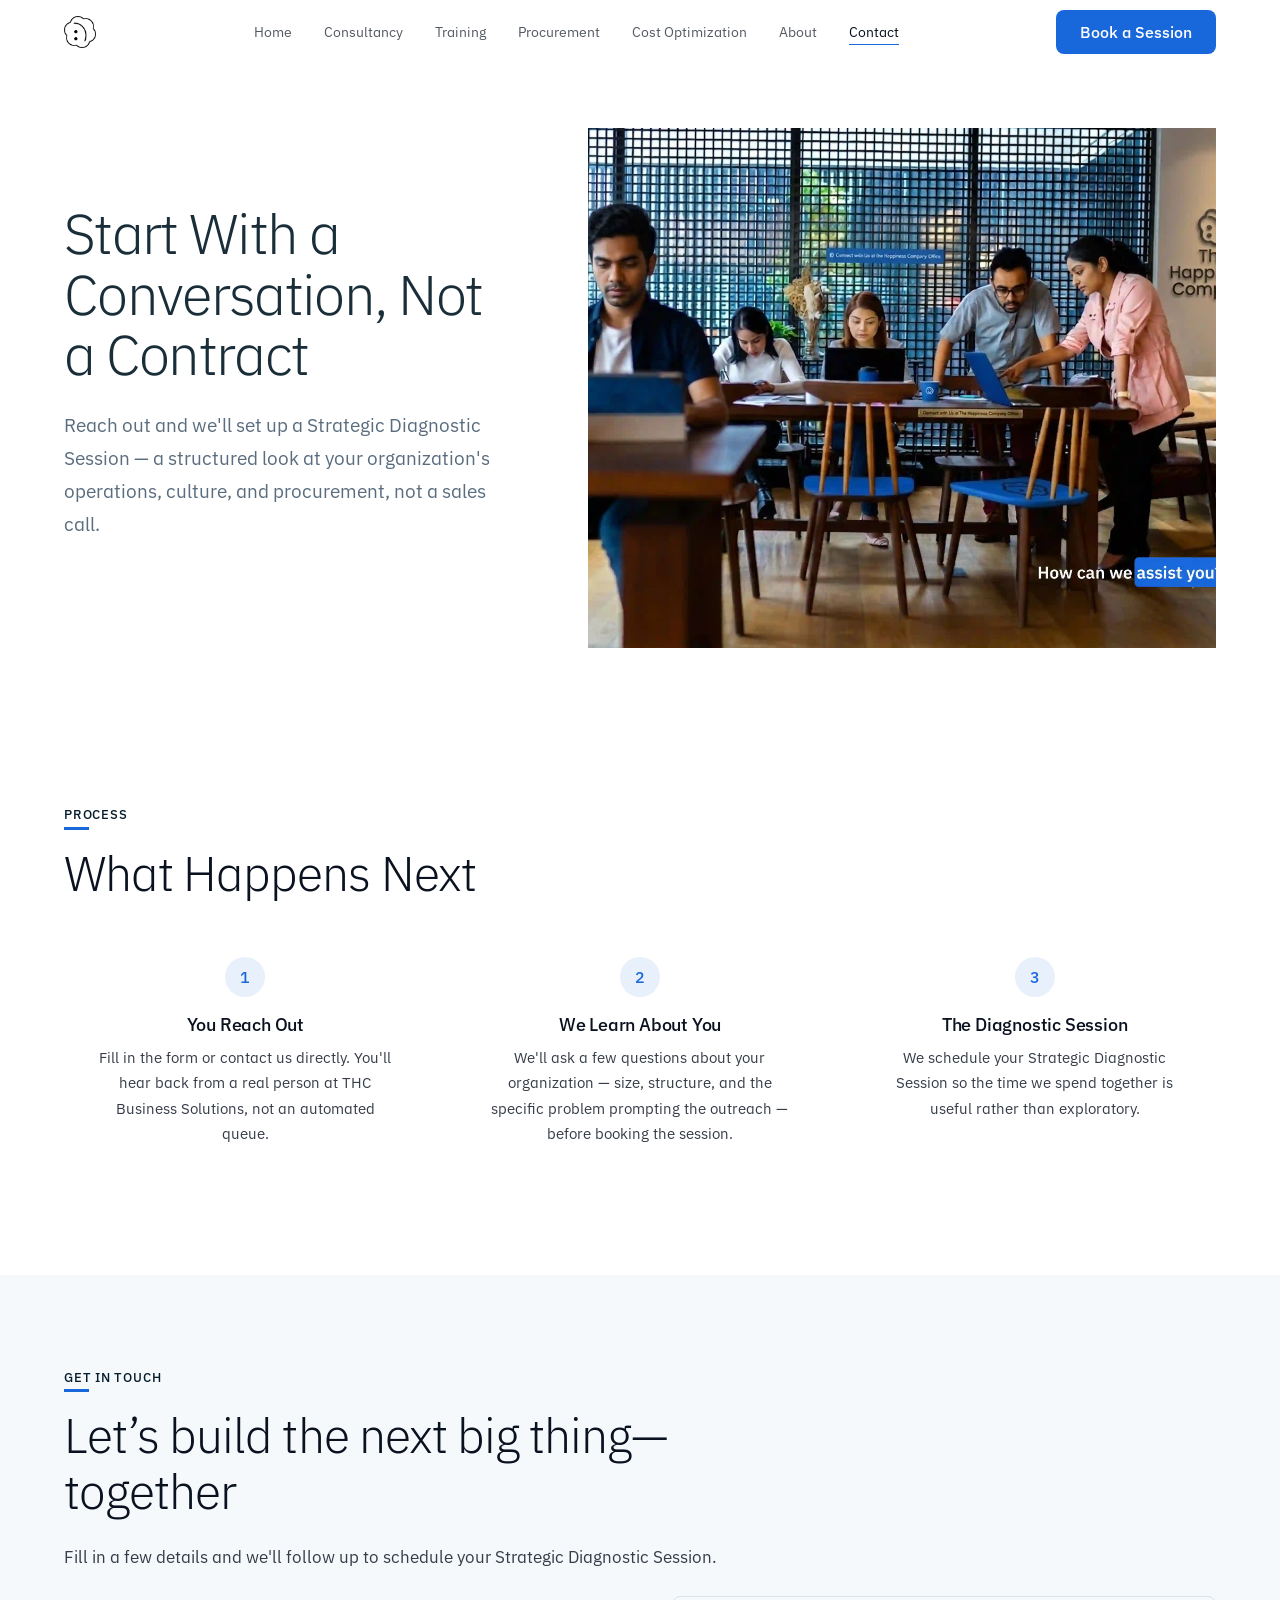
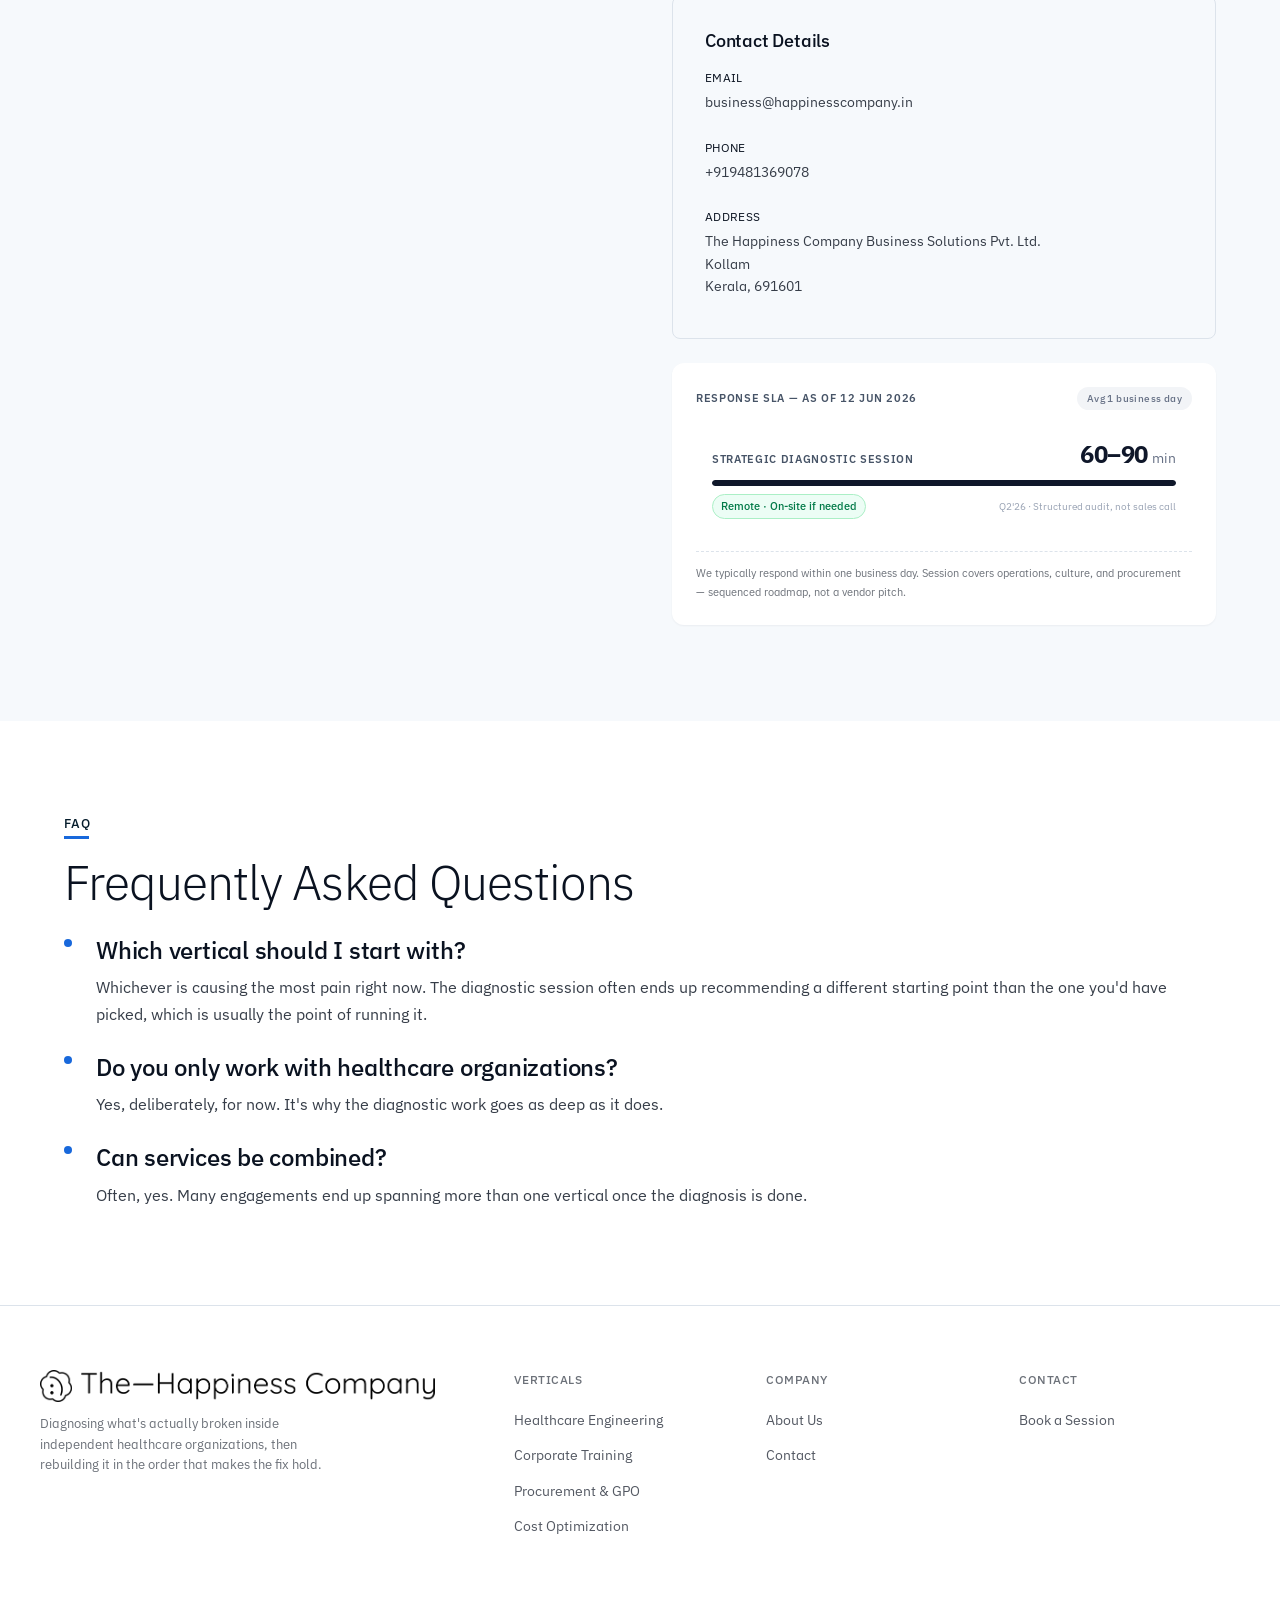
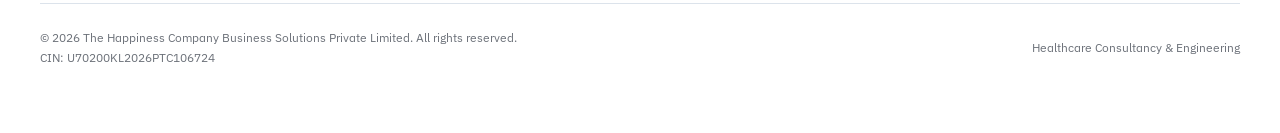
<file: contact.html>
<!DOCTYPE html>
<html lang="en">

<head>
  <meta charset="UTF-8">
  <meta name="viewport" content="width=device-width, initial-scale=1.0">
  <title>The Happiness Company Business Solutions Private Limited - BUSINESS ENGINEERING. Don't just grow the business. Engineer it.</title>
  <meta name="description" content="We engineer businesses to perform better, adapt faster and grow sustainably">
  <link rel="stylesheet" href="css/style.css">
  <meta property="og:title" content="BUSINESS ENGINEERING. Don't just grow the business. Engineer it.">
  <meta property="og:description" content="We engineer businesses to perform better, adapt faster and grow sustainably">
  <meta property="og:image" content="assets/shared/logo.svg">
  <meta property="og:type" content="website">
  <link rel="icon" type="image/svg+xml" href="assets/shared/logo.svg">
</head>

<body>
  <a href="#main-content" class="skip-link">Skip to main content</a>

  <nav class="nav">
    <div class="nav-inner">
      <a href="index.html" class="nav-logo">
        <img src="assets/shared/logo.png" width="32" height="32" alt="THC Business Solutions">
      </a>
      <ul class="nav-links">
        <li><a href="index.html">Home</a></li>
        <li><a href="consultancy.html">Consultancy</a></li>
        <li><a href="training.html">Training</a></li>
        <li><a href="procurement.html">Procurement</a></li>
        <li><a href="cost-optimization.html">Cost Optimization</a></li>
        <li><a href="about.html">About</a></li>
        <li><a href="contact.html" class="active">Contact</a></li>
      </ul>
      <a href="https://zcal.co/happinesscompany/client" target="_blank" rel="noopener" class="btn btn-primary nav-cta">Book a Session</a>
      <button class="nav-mobile-toggle" aria-label="Toggle menu" aria-expanded="false">
        <svg viewBox="0 0 24 24" fill="none" stroke="currentColor" stroke-width="2" stroke-linecap="round"
          aria-hidden="true">
          <line x1="3" y1="12" x2="21" y2="12" />
          <line x1="3" y1="6" x2="21" y2="6" />
          <line x1="3" y1="18" x2="21" y2="18" />
        </svg>
      </button>
    </div>
  </nav>

  <main id="main-content">

    <!-- ======== HERO — JPM Clone (header left / image right) ======== -->
    <section class="mesh-hero">
      <div class="mesh-bg"></div>
      <div class="container">
        <div class="jpm-hero">
          <div class="jpm-hero__content fade-in">
            <h1 class="jpm-hero__title">Start With a Conversation, Not a Contract</h1>
            <p class="jpm-hero__desc">Reach out and we'll set up a Strategic Diagnostic Session — a structured look at
              your organization's operations, culture, and procurement, not a sales call.</p>
          </div>
          <div class="jpm-hero__image fade-scale delay-1">
            <img src="assets/contact/hero.webp" width="1571" height="1178" alt="Business meeting" fetchpriority="high">
          </div>
        </div>
      </div>
    </section>

    <!-- ======== WHAT HAPPENS NEXT ======== -->
    <section class="section">
      <div class="container">
        <div class="fade-in">
          <p class="micro-cap section-label">Process</p>
          <h2 class="display-xl section-title">What Happens Next</h2>
        </div>
        <div class="steps-row stagger-group mt-xl">
          <div class="step-card">
            <div class="step-number">1</div>
            <h3 class="heading-md">You Reach Out</h3>
            <p>Fill in the form or contact us directly. You'll hear back from a real person at THC Business Solutions,
              not an automated queue.</p>
          </div>
          <div class="step-card">
            <div class="step-number">2</div>
            <h3 class="heading-md">We Learn About You</h3>
            <p>We'll ask a few questions about your organization — size, structure, and the specific problem prompting
              the outreach — before booking the session.</p>
          </div>
          <div class="step-card">
            <div class="step-number">3</div>
            <h3 class="heading-md">The Diagnostic Session</h3>
            <p>We schedule your Strategic Diagnostic Session so the time we spend together is useful rather than
              exploratory.</p>
          </div>
        </div>
      </div>
    </section>

    <!-- ======== CONTACT FORM ======== -->
    <section class="section section-soft">
      <div class="container">
        <div class="fade-in">
          <p class="micro-cap section-label">Get in Touch</p>
          <h2 class="display-xl section-title">Let’s build the next big thing—together</h2>
          <p class="body-lg section-body">Fill in a few details and we'll follow up to schedule your Strategic
            Diagnostic Session.</p>
        </div>
        <div class="contact-grid mt-xl">
          <div class="fade-in delay-1">
            <iframe style="border:none;width:100%;" id="contact-form-7pk5hb"
              src="https://opnform.com/forms/contact-form-7pk5hb" title="Contact form"></iframe>
            <script src="https://opnform.com/widgets/opnform-sdk.min.js"></script>
            <script>
              // Optional: example for demonstration — remove or replace with your own handlers
              // SDK auto-resizes iframe by default.

              opnform.on('submit', function (data) {
                console.log('Form submitted:', data);
              });

              // More SDK methods: opnform.get('contact-form-7pk5hb').setField(id, value)
              // Docs: https://docs.opnform.com/embedding/javascript-sdk
            </script>
          </div>
          <div class="fade-in delay-2">
            <div class="contact-details">
              <h3 class="heading-md">Contact Details</h3>
              <p class="detail-label">Email</p>
              <p>business@happinesscompany.in</p>
              <p class="detail-label mt-xl">Phone</p>
              <p>+919481369078</p>
              <p class="detail-label mt-xl">Address</p>
              <p>The Happiness Company Business Solutions Pvt. Ltd.<br>Kollam<br>Kerala, 691601</p>
            </div>
            <div class="mockup-card mt-xl">
              <div class="mockup-header">
                <span class="mockup-header-title">Response SLA — As of 12 Jun 2026</span>
                <span class="mockup-status">Avg 1 business day</span>
              </div>
              <div class="mockup-index">
                <div class="mockup-index-meta">
                  <span class="mockup-label">Strategic Diagnostic Session</span>
                  <span class="mockup-index-value">60–90<span class="mockup-index-denom">min</span></span>
                </div>
                <div class="mockup-track mockup-track--index">
                  <span class="mockup-track-fill mockup-track-fill--index" style="--w: 100%;"></span>
                </div>
                <div class="mockup-index-meta mt-sm">
                  <span class="mockup-index-status">Remote · On-site if needed</span>
                  <span class="mockup-index-date">Q2'26 · Structured audit, not sales call</span>
                </div>
              </div>
              <p class="mockup-footnote" style="margin-top: var(--space-md);">We typically respond within one business
                day. Session covers operations, culture, and procurement — sequenced roadmap, not a vendor pitch.</p>
            </div>
          </div>
        </div>
      </div>
    </section>

    <!-- ======== FAQ ======== -->
    <section class="section">
      <div class="container">
        <div class="fade-in">
          <p class="micro-cap section-label">FAQ</p>
          <h2 class="display-xl section-title">Frequently Asked Questions</h2>
        </div>
        <div class="stagger-group mt-xl">
          <div class="method-step">
            <h3 class="heading-lg">Which vertical should I start with?</h3>
            <p>Whichever is causing the most pain right now. The diagnostic session often ends up recommending a
              different starting point than the one you'd have picked, which is usually the point of running it.</p>
          </div>
          <div class="method-step">
            <h3 class="heading-lg">Do you only work with healthcare organizations?</h3>
            <p>Yes, deliberately, for now. It's why the diagnostic work goes as deep as it does.</p>
          </div>
          <div class="method-step">
            <h3 class="heading-lg">Can services be combined?</h3>
            <p>Often, yes. Many engagements end up spanning more than one vertical once the diagnosis is done.</p>
          </div>
        </div>
      </div>
    </section>

  </main>

  <footer class="footer">
    <div class="footer-inner">
      <div class="footer-grid">
        <div class="footer-brand">
          <a href="index.html" class="nav-logo">
            <img src="assets/shared/logoname.png" width="1726" height="140" alt="THC Business Solutions" loading="lazy"
              decoding="async">
          </a>
          <p>Diagnosing what's actually broken inside independent healthcare organizations, then rebuilding it in the
            order that makes the fix hold.</p>
        </div>
        <div class="footer-col">
          <h4>Verticals</h4>
          <ul>
            <li><a href="consultancy.html">Healthcare Engineering</a></li>
            <li><a href="training.html">Corporate Training</a></li>
            <li><a href="procurement.html">Procurement & GPO</a></li>
            <li><a href="cost-optimization.html">Cost Optimization</a></li>
          </ul>
        </div>
        <div class="footer-col">
          <h4>Company</h4>
          <ul>
            <li><a href="about.html">About Us</a></li>
            <li><a href="contact.html">Contact</a></li>
          </ul>
        </div>
        <div class="footer-col">
          <h4>Contact</h4>
          <ul>
            <li><a href="https://zcal.co/happinesscompany/client" target="_blank" rel="noopener">Book a Session</a></li>
          </ul>
        </div>
      </div>
      <div class="footer-bottom">
        <span>&copy; 2026 The Happiness Company Business Solutions Private Limited. All rights reserved.<br>CIN: U70200KL2026PTC106724</span>
        <span>Healthcare Consultancy &amp; Engineering</span>
      </div>
    </div>
  </footer>

  <script src="js/main.js" defer></script>
</body>

</html>
</file>
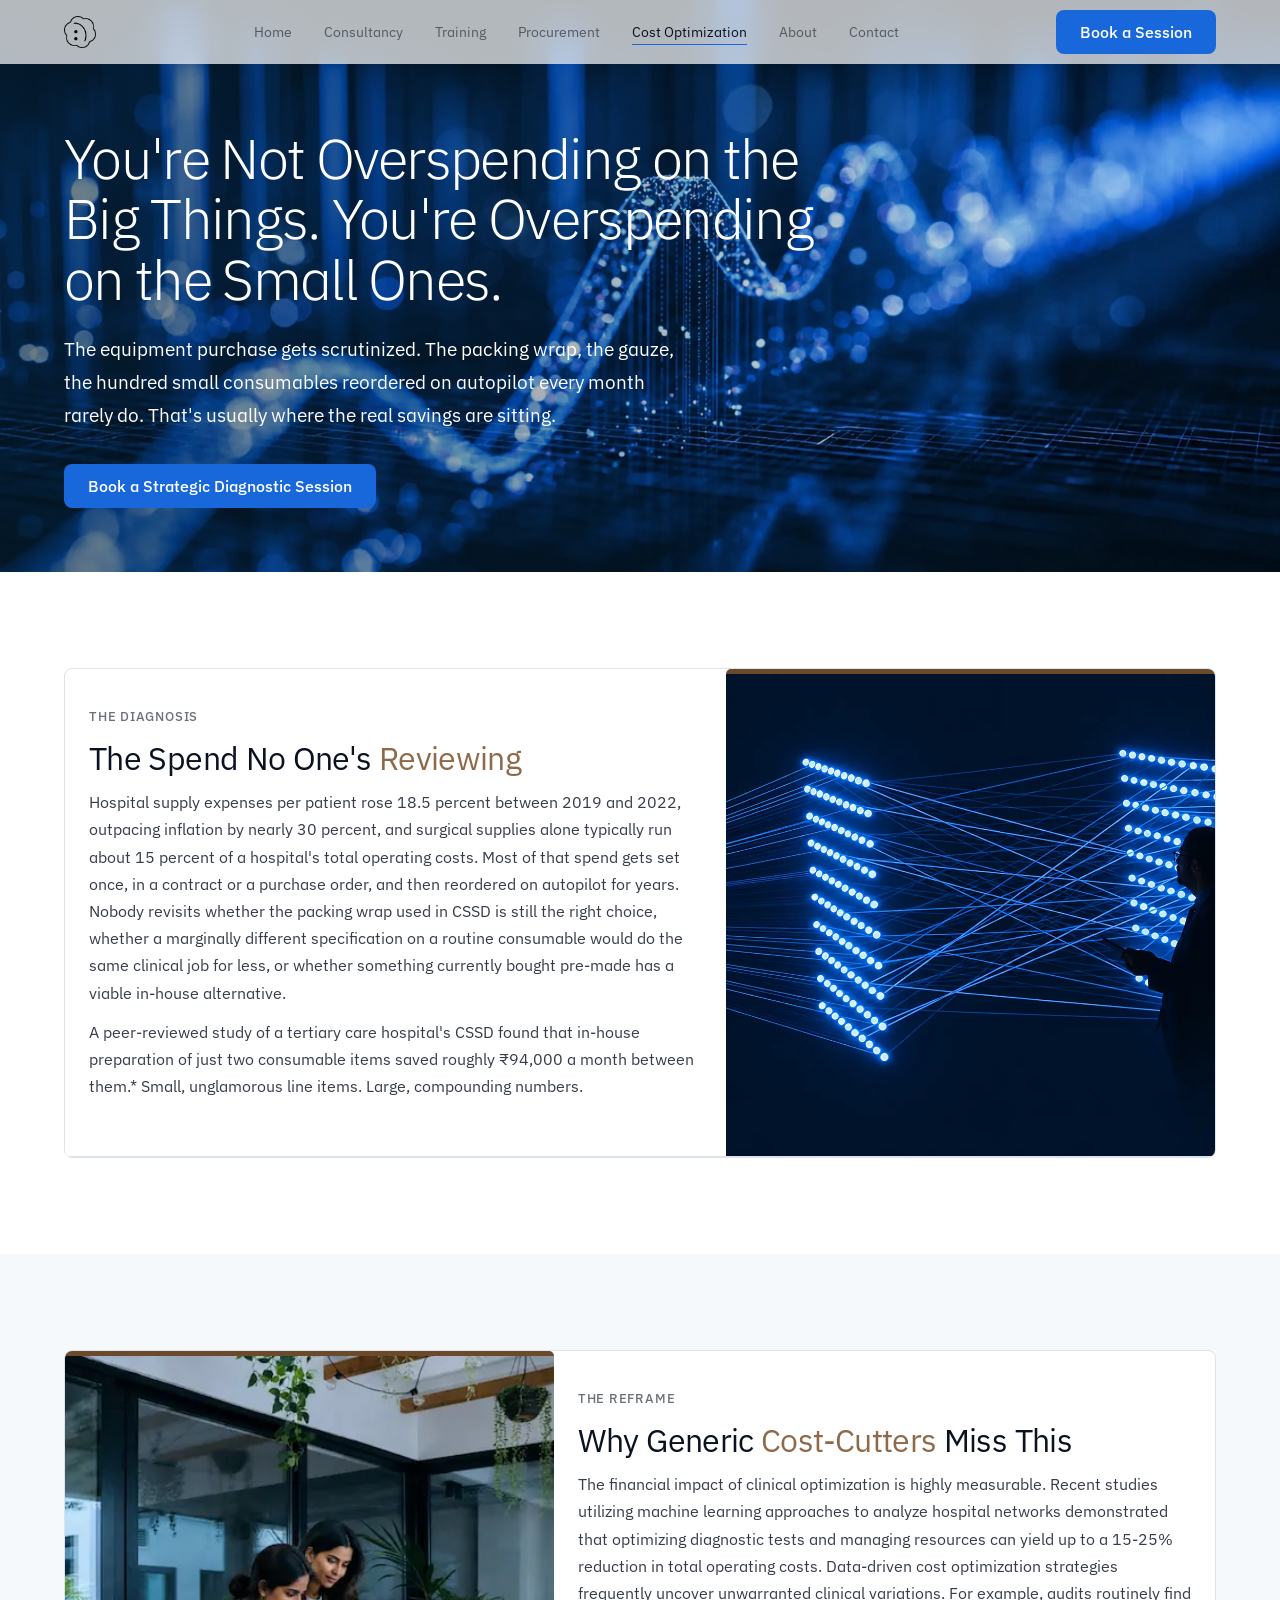
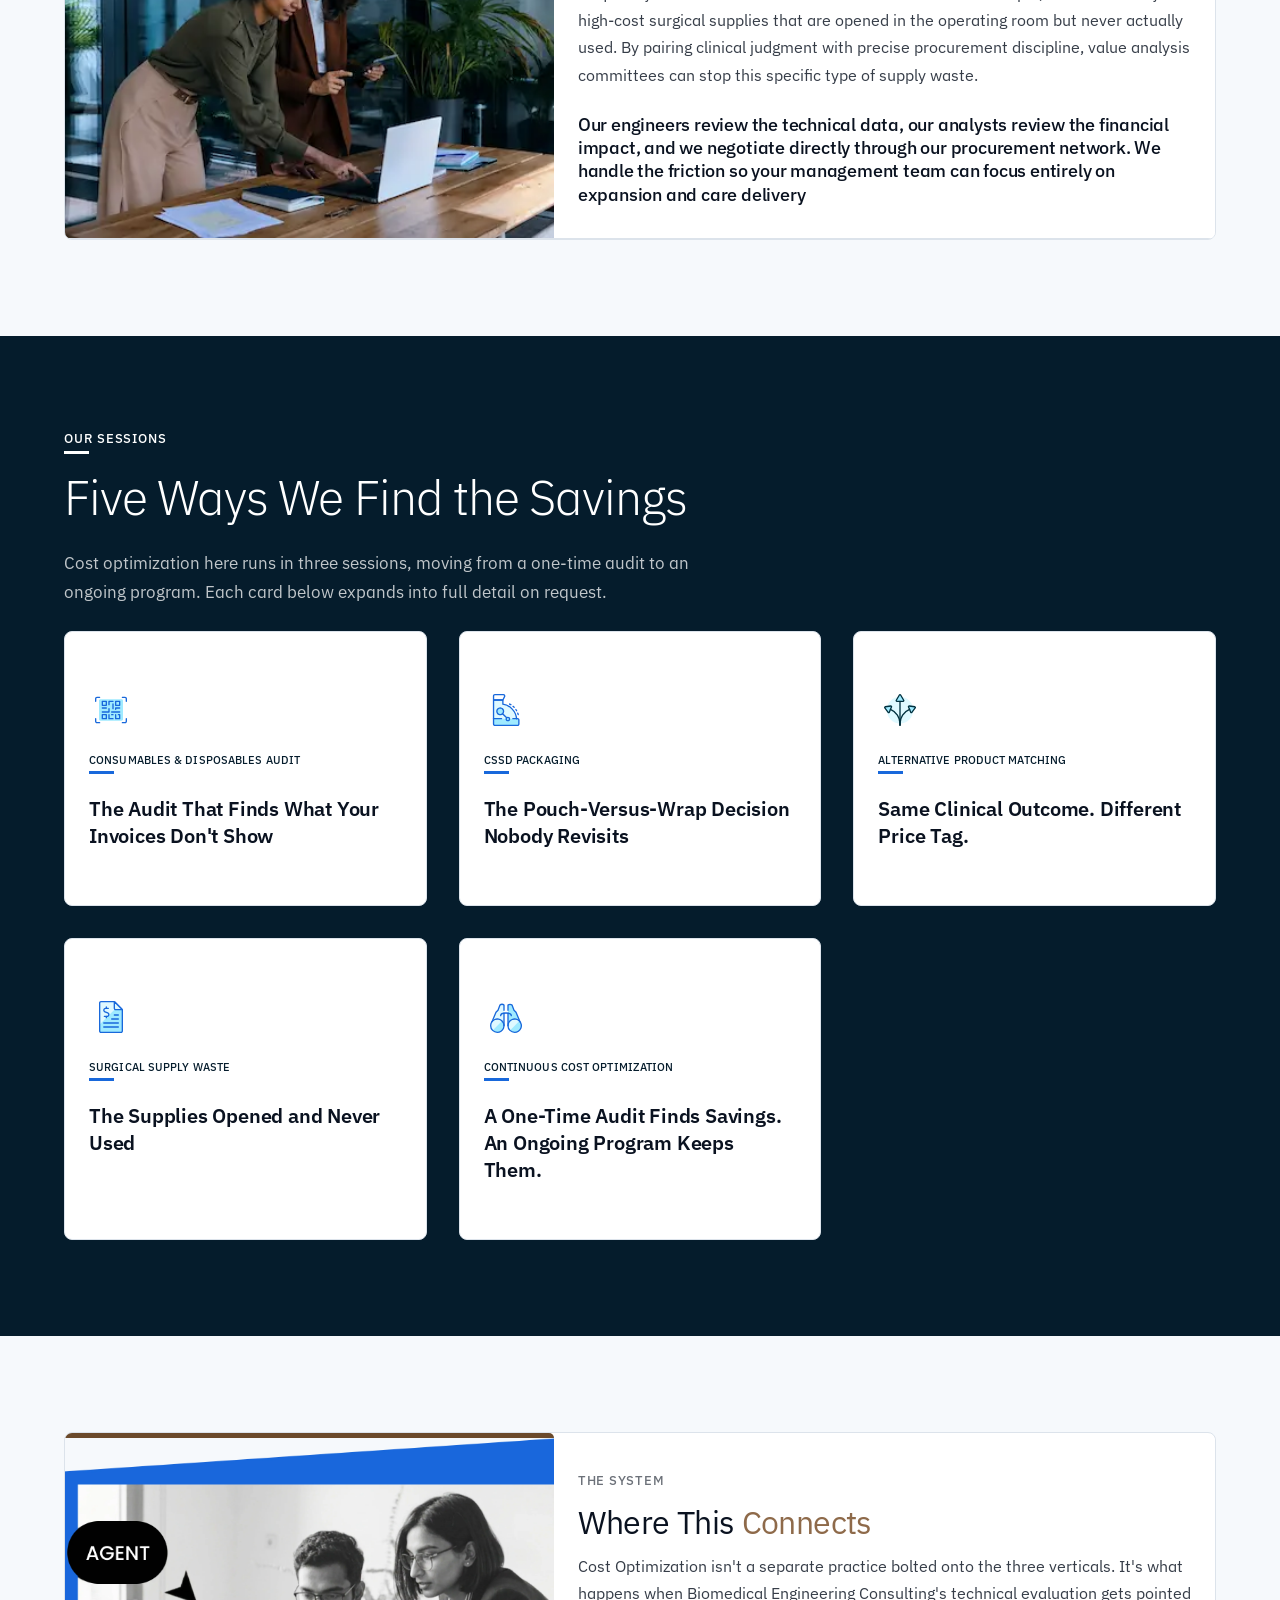
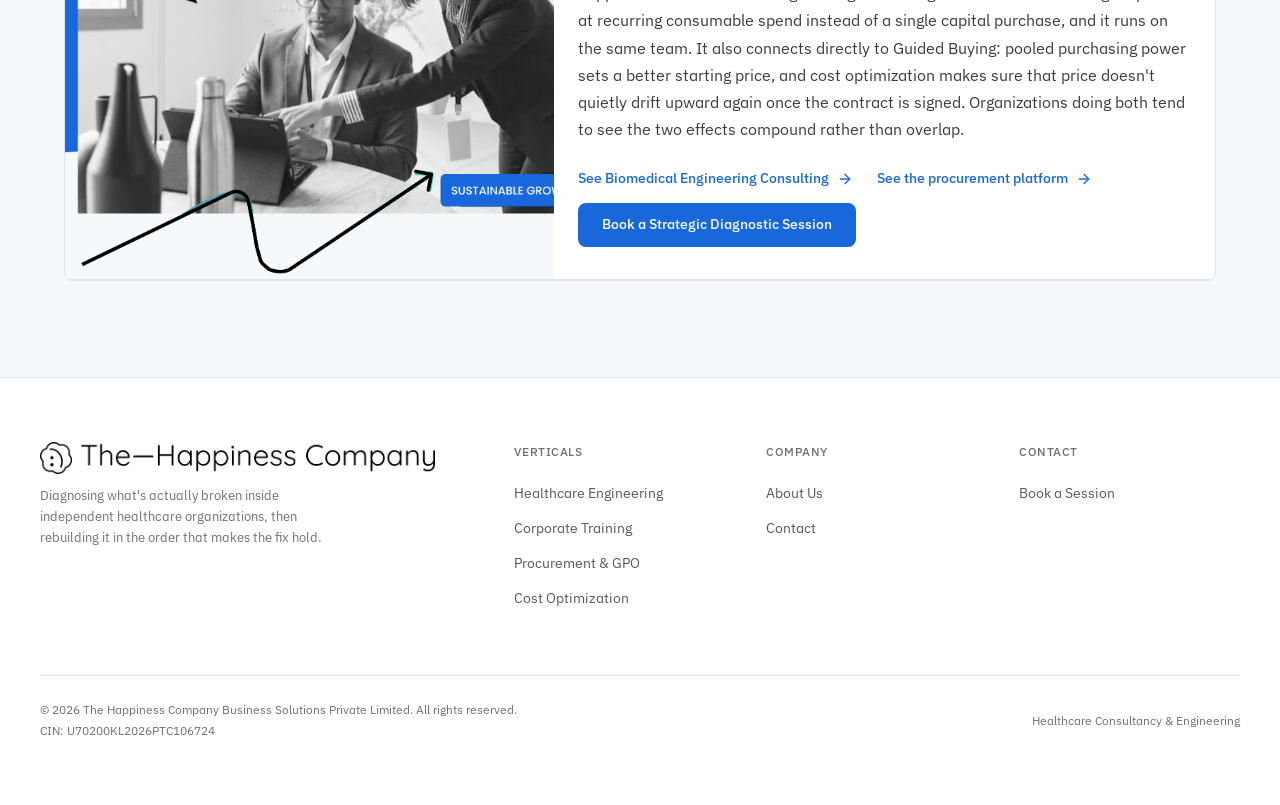
<file: cost-optimization.html>
<!DOCTYPE html>
<html lang="en">

<head>
  <meta charset="UTF-8">
  <meta name="viewport" content="width=device-width, initial-scale=1.0">
  <title>The Happiness Company Business Solutions Private Limited - BUSINESS ENGINEERING. Don't just grow the business. Engineer it.</title>
  <link rel="stylesheet" href="css/style.css">
  <meta property="og:title" content="BUSINESS ENGINEERING. Don't just grow the business. Engineer it.">
  <meta property="og:description" content="We engineer businesses to perform better, adapt faster and grow sustainably">
  <meta property="og:image" content="assets/shared/logo.svg">
  <meta property="og:type" content="website">
  <link rel="icon" type="image/svg+xml" href="assets/shared/logo.svg">
</head>

<body>
  <a href="#main" class="skip-link">Skip to content</a>
  <nav class="nav">
    <div class="nav-inner">
      <a href="index.html" class="nav-logo"><img src="assets/shared/logo.png" width="32" height="32"
          alt="The Happiness Company Business Solutions Private Limited"></a>
      <ul class="nav-links">
        <li><a href="index.html">Home</a></li>
        <li><a href="consultancy.html">Consultancy</a></li>
        <li><a href="training.html">Training</a></li>
        <li><a href="procurement.html">Procurement</a></li>
        <li><a href="cost-optimization.html" class="active">Cost Optimization</a></li>
        <li><a href="about.html">About</a></li>
        <li><a href="contact.html">Contact</a></li>
      </ul>
      <a href="https://zcal.co/happinesscompany/client" target="_blank" rel="noopener" class="btn btn-primary nav-cta">Book a Session</a>
      <button class="nav-mobile-toggle" aria-label="Toggle menu" aria-expanded="false"><svg width="24" height="24"
          viewBox="0 0 24 24" fill="none" stroke="currentColor" stroke-width="2" aria-hidden="true">
          <line x1="3" y1="12" x2="21" y2="12" />
          <line x1="3" y1="6" x2="21" y2="6" />
          <line x1="3" y1="18" x2="21" y2="18" />
        </svg></button>
    </div>
  </nav>

  <main id="main">
    <!-- ======== HERO ======== -->
    <section class="mesh-hero mesh-hero--bg">
      <div class="hero-bg">
        <img src="assets/cost-optimization/hero.webp" width="1850" height="850" alt="" fetchpriority="high">
      </div>
      <div class="container">
        <h1 class="display-xxl fade-in">You're Not Overspending on the Big Things. You're Overspending on the Small
          Ones.</h1>
        <p class="body-lg hero-subhead fade-in delay-1">The equipment purchase gets scrutinized. The packing wrap, the
          gauze, the hundred small consumables reordered on autopilot every month rarely do. That's usually where the
          real savings are sitting.</p>
        <div class="fade-in delay-2">
          <a href="https://zcal.co/happinesscompany/client" target="_blank" rel="noopener" class="btn btn-primary">Book a Strategic Diagnostic Session</a>
        </div>
      </div>
    </section>

    <!-- ======== DIAGNOSIS ======== -->
    <section class="section">
      <div class="container">
        <div class="thc-lvp thc-lvp--flipped">
          <div class="thc-lvp__decor-top" aria-hidden="true"></div>
          <div class="thc-lvp__image"><img src="assets/cost-optimization/diagnosis.webp" width="1140" height="810"
              alt="Hospital supplies" loading="lazy"></div>
          <div class="thc-lvp__border" aria-hidden="true"></div>
          <div class="thc-lvp__content">
            <p class="thc-lvp__eyebrow">The Diagnosis</p>
            <h2 class="thc-lvp__title">The Spend No One's <span class="thc-lvp__accent">Reviewing</span></h2>
            <p class="thc-lvp__desc">Hospital supply expenses per patient rose 18.5 percent between 2019 and 2022,
              outpacing inflation by nearly 30 percent, and surgical supplies alone typically run about 15 percent of a
              hospital's total operating costs. Most of that spend gets set once, in a contract or a purchase order, and
              then reordered on autopilot for years. Nobody revisits whether the packing wrap used in CSSD is still the
              right choice, whether a marginally different specification on a routine consumable would do the same
              clinical job for less, or whether something currently bought pre-made has a viable in-house alternative.
            </p>
            <p class="thc-lvp__desc">A peer-reviewed study of a tertiary care hospital's CSSD found that in-house
              preparation of just two consumable items saved roughly ₹94,000 a month between them.* Small, unglamorous
              line items. Large, compounding numbers.</p>
          </div>
        </div>
      </div>
    </section>

    <!-- ======== REFRAME — THC Value Prop ======== -->
    <section class="section section-soft">
      <div class="container">
        <div class="thc-lvp">
          <div class="thc-lvp__decor-top" aria-hidden="true"></div>
          <div class="thc-lvp__image"><img src="assets/cost-optimization/reframe.webp" width="1140" height="810"
              alt="Biomedical engineering review" loading="lazy"></div>
          <div class="thc-lvp__border" aria-hidden="true"></div>
          <div class="thc-lvp__content">
            <p class="thc-lvp__eyebrow">The Reframe</p>
            <h2 class="thc-lvp__title">Why Generic <span class="thc-lvp__accent">Cost-Cutters</span> Miss This</h2>
            <p class="thc-lvp__desc">The financial impact of clinical optimization is highly measurable. Recent studies
              utilizing machine learning approaches to analyze hospital networks demonstrated that optimizing diagnostic
              tests and managing resources can yield up to a 15-25% reduction in total operating costs. Data-driven cost
              optimization strategies frequently uncover unwarranted clinical variations. For example, audits routinely
              find high-cost surgical supplies that are opened in the operating room but never actually used. By pairing
              clinical judgment with precise procurement discipline, value analysis committees can stop this specific
              type of supply waste.</p>
            <h3 class="heading-md">Our engineers review the technical data, our analysts review the financial impact,
              and we negotiate directly through our procurement network. We handle the friction so your management team
              can focus entirely on expansion and care delivery</h3>
          </div>
        </div>
      </div>
    </section>

    <!-- ======== FIVE WAYS WE FIND THE SAVINGS ======== -->
    <section class="section section-dark">
      <div class="container">
        <div class="fade-in">
          <p class="micro-cap section-label">Our Sessions</p>
          <h2 class="display-xl section-title">Five Ways We Find the Savings</h2>
          <p class="body-lg section-body">Cost optimization here runs in three sessions, moving from a one-time audit to
            an ongoing program. Each card below expands into full detail on request.</p>
        </div>
        <div class="grid-3 stagger-group mt-xl">
          <button type="button" class="sub-card" data-dialog-id="sub-dialog-cost-1" aria-haspopup="dialog">
            <span class="sub-card__icon"><img src="assets/cost-optimization/icon-audit.svg" width="24" height="24"
                alt="" aria-hidden="true" loading="lazy" decoding="async"></span>
            <span class="sub-card__tag">Consumables &amp; Disposables Audit</span>
            <span class="sub-card__title">The Audit That Finds What Your Invoices Don't Show</span>
            <span class="sub-card__arrow"><img src="assets/shared/sub-card-arrow.svg" width="30" height="15" alt=""
                aria-hidden="true" loading="lazy" decoding="async"></span>
          </button>
          <button type="button" class="sub-card" data-dialog-id="sub-dialog-cost-4" aria-haspopup="dialog">
            <span class="sub-card__icon"><img src="assets/cost-optimization/icon-packaging.svg" width="24" height="24"
                alt="" aria-hidden="true" loading="lazy" decoding="async"></span>
            <span class="sub-card__tag">CSSD Packaging</span>
            <span class="sub-card__title">The Pouch-Versus-Wrap Decision Nobody Revisits</span>
            <span class="sub-card__arrow"><img src="assets/shared/sub-card-arrow.svg" width="30" height="15" alt=""
                aria-hidden="true" loading="lazy" decoding="async"></span>
          </button>
          <button type="button" class="sub-card" data-dialog-id="sub-dialog-cost-2" aria-haspopup="dialog">
            <span class="sub-card__icon"><img src="assets/cost-optimization/icon-alternative.svg" width="24" height="24"
                alt="" aria-hidden="true" loading="lazy" decoding="async"></span>
            <span class="sub-card__tag">Alternative Product Matching</span>
            <span class="sub-card__title">Same Clinical Outcome. Different Price Tag.</span>
            <span class="sub-card__arrow"><img src="assets/shared/sub-card-arrow.svg" width="30" height="15" alt=""
                aria-hidden="true" loading="lazy" decoding="async"></span>
          </button>
          <button type="button" class="sub-card" data-dialog-id="sub-dialog-cost-5" aria-haspopup="dialog">
            <span class="sub-card__icon"><img src="assets/cost-optimization/icon-waste.svg" width="24" height="24"
                alt="" aria-hidden="true" loading="lazy" decoding="async"></span>
            <span class="sub-card__tag">Surgical Supply Waste</span>
            <span class="sub-card__title">The Supplies Opened and Never Used</span>
            <span class="sub-card__arrow"><img src="assets/shared/sub-card-arrow.svg" width="30" height="15" alt=""
                aria-hidden="true" loading="lazy" decoding="async"></span>
          </button>
          <button type="button" class="sub-card" data-dialog-id="sub-dialog-cost-3" aria-haspopup="dialog">
            <span class="sub-card__icon"><img src="assets/cost-optimization/icon-continuous.svg" width="24" height="24"
                alt="" aria-hidden="true" loading="lazy" decoding="async"></span>
            <span class="sub-card__tag">Continuous Cost Optimization</span>
            <span class="sub-card__title">A One-Time Audit Finds Savings. An Ongoing Program Keeps Them.</span>
            <span class="sub-card__arrow"><img src="assets/shared/sub-card-arrow.svg" width="30" height="15" alt=""
                aria-hidden="true" loading="lazy" decoding="async"></span>
          </button>
        </div>

        <!-- Dialogs for Cost Optimization -->
        <dialog class="sub-dialog" id="sub-dialog-cost-1" aria-labelledby="sub-dialog-cost-1-title">
          <div class="sub-dialog__head">
            <button type="button" class="sub-dialog__close" aria-label="Close dialog"><svg width="20" height="20"
                viewBox="0 0 20 20" fill="none" stroke="currentColor" stroke-width="2" stroke-linecap="round"
                aria-hidden="true">
                <line x1="5" y1="5" x2="15" y2="15" />
                <line x1="15" y1="5" x2="5" y2="15" />
              </svg></button>
            <p class="micro-cap sub-dialog__tag">Consumables &amp; Disposables Audit</p>
            <h3 id="sub-dialog-cost-1-title">The Audit That Finds What Your Invoices Don't Show</h3>
          </div>
          <div class="sub-dialog__content">
            <div class="sub-dialog__body">
              <p>This is a direct, department-by-department review of recurring consumable and disposable spend, starting
                with the highest-volume areas: CSSD, operating theatres, and general wards. Every recurring line item gets
                checked against three questions: does the current specification need to be this expensive to do its clinical
                job, is there an equivalent alternative that costs less, and is this something that could be made in-house
                instead of purchased pre-made. None of those questions get asked in a typical procurement cycle, where the
                default is to reorder what was ordered last time.</p>
              <p>The kind of result this finds is well documented, not speculative. A peer-reviewed CSSD cost study found
                six-figure rupee monthly savings from just two reprocessed items. A separate multi-year hospital study found
                a modified inventory system cut weekly consumable costs by close to half. These aren't projections. They're
                what a proper audit of this specific spend category tends to turn up.</p>
            </div>
            <div class="mockup-card">
              <div class="mockup-header">
                <span class="mockup-header-title">CSSD Audit — As of Q2'26 · n=1 tertiary hospital</span>
                <span class="mockup-status">₹94k/mo · 2 items</span>
              </div>
              <div class="mockup-metrics">
                <div class="mockup-metric">
                  <div class="mockup-metric-head">
                    <span class="mockup-label">Dressing pads (in-house)</span>
                    <span class="mockup-metric-values"><strong>₹70,377</strong><span
                        class="mockup-delta mockup-delta--good">/mo saved</span></span>
                  </div>
                  <div class="mockup-track"><span class="mockup-track-fill mockup-track-fill--current"
                      style="--w: 74%;"></span><span class="mockup-track-fill mockup-track-fill--target"
                      style="--w: 100%;"></span></div>
                </div>
                <div class="mockup-metric">
                  <div class="mockup-metric-head">
                    <span class="mockup-label">Gauze swabs (in-house)</span>
                    <span class="mockup-metric-values"><strong>₹24,104</strong><span
                        class="mockup-delta mockup-delta--good">/mo saved</span></span>
                  </div>
                  <div class="mockup-track"><span class="mockup-track-fill mockup-track-fill--current"
                      style="--w: 25%;"></span><span class="mockup-track-fill mockup-track-fill--target"
                      style="--w: 100%;"></span></div>
                </div>
                <div class="mockup-metric">
                  <div class="mockup-metric-head">
                    <span class="mockup-label">Inventory system — weekly cost</span>
                    <span class="mockup-metric-values"><em>QAR 31k</em><span class="mockup-arrow">→</span><strong>QAR
                        16k</strong><span class="mockup-delta mockup-delta--good">-48% · 3 yrs</span></span>
                  </div>
                  <div class="mockup-track"><span class="mockup-track-fill mockup-track-fill--target"
                      style="--w: 100%;"></span><span class="mockup-track-fill mockup-track-fill--current"
                      style="--w: 52%;"></span></div>
                </div>
              </div>
              <div class="mockup-footnote">Source: Da Cruz &amp; J. CSSD optimisation SAGE 2022 n=1 tertiary corporate
                hospital · Qatar Kanban PMC n=1 storeroom QAR 31k→16k 79%→90% satisfaction</div>
            </div>
            <div class="mockup-card mt-lg">
              <div class="mockup-header">
                <span class="mockup-header-title">Where It Lands — Weekly Spend</span>
                <span class="mockup-status">-48%</span>
              </div>
              <div class="mockup-metrics">
                <div class="mockup-metric">
                  <div class="mockup-metric-head">
                    <span class="mockup-label">Baseline</span>
                    <span class="mockup-metric-values"><strong>QAR 31,000</strong></span>
                  </div>
                  <div class="mockup-track"><span class="mockup-track-fill mockup-track-fill--target"
                      style="--w: 100%;"></span><span class="mockup-track-fill mockup-track-fill--current"
                      style="--w: 100%;"></span></div>
                </div>
                <div class="mockup-metric">
                  <div class="mockup-metric-head">
                    <span class="mockup-label">After 3 years</span>
                    <span class="mockup-metric-values"><strong>QAR 16,000</strong><span
                        class="mockup-delta mockup-delta--good">-48%</span></span>
                  </div>
                  <div class="mockup-track"><span class="mockup-track-fill mockup-track-fill--target"
                      style="--w: 100%;"></span><span class="mockup-track-fill mockup-track-fill--current"
                      style="--w: 52%;"></span></div>
                </div>
              </div>
              <div class="mockup-footnote">QAR 31,000 → QAR 16,000 weekly · 3-year implementation · Staff 79%→90% ·
                Compliance 76%→95%</div>
            </div>
            <div class="sub-dialog__foot">
              <a href="https://zcal.co/happinesscompany/client" target="_blank" rel="noopener" class="btn btn-primary">Book a Strategic Diagnostic Session</a>
              <p class="sub-dialog__foot-note">Six-figure rupee savings from two items — not a projection, a peer-reviewed
                finding.</p>
            </div>
          </div>
        </dialog>

        <dialog class="sub-dialog" id="sub-dialog-cost-2" aria-labelledby="sub-dialog-cost-2-title">
          <div class="sub-dialog__head">
            <button type="button" class="sub-dialog__close" aria-label="Close dialog"><svg width="20" height="20"
                viewBox="0 0 20 20" fill="none" stroke="currentColor" stroke-width="2" stroke-linecap="round"
                aria-hidden="true">
                <line x1="5" y1="5" x2="15" y2="15" />
                <line x1="15" y1="5" x2="5" y2="15" />
              </svg></button>
            <p class="micro-cap sub-dialog__tag">Alternative Product Matching</p>
            <h3 id="sub-dialog-cost-2-title">Same Clinical Outcome. Different Price Tag.</h3>
          </div>
          <div class="sub-dialog__content">
            <div class="sub-dialog__body">
              <p>In-house teams often default to original-manufacturer consumables out of habit, not clinical necessity. Our
                biomedical engineers evaluate alternatives at the component level, the same rigor used in Biomedical
                Engineering Consulting, to separate a genuine clinical requirement from a brand markup.</p>
            </div>
            <div class="mockup-card">
              <div class="mockup-header">
                <span class="mockup-header-title">Spec Equivalence — CSSD Packaging</span>
                <span class="mockup-status">Like-for-like swap</span>
              </div>
              <table class="sub-dialog__table">
                <thead>
                  <tr>
                    <th>Current approach</th>
                    <th>Evaluated alternative</th>
                    <th>Cost</th>
                    <th>Clinical equivalence</th>
                  </tr>
                </thead>
                <tbody>
                  <tr>
                    <td>Soft-wrap sterile pack</td>
                    <td>Rigid-container system</td>
                    <td>~$190k/yr saved</td>
                    <td>Equivalent — damaged-pack costs counted</td>
                  </tr>
                  <tr>
                    <td>90-piece set (oversized)</td>
                    <td>70-piece set (used)</td>
                    <td>~$408k/yr saved</td>
                    <td>Equivalent — 22% reduction</td>
                  </tr>
                </tbody>
              </table>
              <div class="mockup-footnote">Source: B. Braun CSSD cost comparisons · Underlying German two-hospital
                peer-reviewed study supports direction · Cross-check before publishing as THC claim</div>
            </div>
            <div class="sub-dialog__foot">
              <a href="https://zcal.co/happinesscompany/client" target="_blank" rel="noopener" class="btn btn-primary">Book a Strategic Diagnostic Session</a>
            </div>
          </div>
        </dialog>

        <dialog class="sub-dialog" id="sub-dialog-cost-3" aria-labelledby="sub-dialog-cost-3-title">
          <div class="sub-dialog__head">
            <button type="button" class="sub-dialog__close" aria-label="Close dialog"><svg width="20" height="20"
                viewBox="0 0 20 20" fill="none" stroke="currentColor" stroke-width="2" stroke-linecap="round"
                aria-hidden="true">
                <line x1="5" y1="5" x2="15" y2="15" />
                <line x1="15" y1="5" x2="5" y2="15" />
              </svg></button>
            <p class="micro-cap sub-dialog__tag">Continuous Cost Optimization</p>
            <h3 id="sub-dialog-cost-3-title">A One-Time Audit Finds Savings. An Ongoing Program Keeps Them.</h3>
          </div>
          <div class="sub-dialog__content">
            <div class="sub-dialog__body">
              <p>Pricing and specs drift back toward the expensive default over time, as vendors change terms and staff turn
                over. This session is the recurring version of the four above: a scheduled review instead of a single pass,
                so new leakage gets caught in months, not rediscovered as a surprise next year.</p>
            </div>
            <div class="mockup-card">
              <div class="mockup-header">
                <span class="mockup-header-title">Continuous Program — Quarterly Review</span>
                <span class="mockup-status">Retainer</span>
              </div>
              <p class="mockup-footnote" style="margin: 0;">No chart needed — recurring cadence note. Quarterly review of
                consumable and disposable spend, so new leakage gets caught within months instead of a year later. Built on
                THC three-part diagnostic method as ongoing check.</p>
            </div>
            <div class="sub-dialog__foot">
              <a href="https://zcal.co/happinesscompany/client" target="_blank" rel="noopener" class="btn btn-primary">Book a Strategic Diagnostic Session</a>
            </div>
          </div>
        </dialog>

        <dialog class="sub-dialog" id="sub-dialog-cost-4" aria-labelledby="sub-dialog-cost-4-title">
          <div class="sub-dialog__head">
            <button type="button" class="sub-dialog__close" aria-label="Close dialog"><svg width="20" height="20"
                viewBox="0 0 20 20" fill="none" stroke="currentColor" stroke-width="2" stroke-linecap="round"
                aria-hidden="true">
                <line x1="5" y1="5" x2="15" y2="15" />
                <line x1="15" y1="5" x2="5" y2="15" />
              </svg></button>
            <p class="micro-cap sub-dialog__tag">CSSD Packaging</p>
            <h3 id="sub-dialog-cost-4-title">The Pouch-Versus-Wrap Decision Nobody Revisits</h3>
          </div>
          <div class="sub-dialog__content">
            <div class="sub-dialog__body">
              <p>Lightweight instruments like forceps and scissors don't always need a fully wrapped tray. Where a
                peel-open pouch does the same sterilization job, the material cost difference compounds across thousands of
                cycles a year, and it's exactly the kind of swap that stays unexamined once a packing protocol is set and
                nobody's asked to revisit it.</p>
            </div>
            <div class="sub-dialog__foot">
              <a href="https://zcal.co/happinesscompany/client" target="_blank" rel="noopener" class="btn btn-primary">Book a Strategic Diagnostic Session</a>
            </div>
          </div>
        </dialog>

        <dialog class="sub-dialog" id="sub-dialog-cost-5" aria-labelledby="sub-dialog-cost-5-title">
          <div class="sub-dialog__head">
            <button type="button" class="sub-dialog__close" aria-label="Close dialog"><svg width="20" height="20"
                viewBox="0 0 20 20" fill="none" stroke="currentColor" stroke-width="2" stroke-linecap="round"
                aria-hidden="true">
                <line x1="5" y1="5" x2="15" y2="15" />
                <line x1="15" y1="5" x2="5" y2="15" />
              </svg></button>
            <p class="micro-cap sub-dialog__tag">Surgical Supply Waste</p>
            <h3 id="sub-dialog-cost-5-title">The Supplies Opened and Never Used</h3>
          </div>
          <div class="sub-dialog__content">
            <div class="sub-dialog__body">
              <p>Several independent studies, including a 219-surgeon multicenter survey and a departmental audit at UCSF,
                put unused-but-opened surgical supply waste at roughly a quarter of what gets opened for a given case. A
                preference-card review, matching what gets used to what gets opened, is a standard fix. One documented case
                cut waste on a single procedure type by over 90 percent.</p>
            </div>
            <div class="mockup-card">
              <div class="mockup-header">
                <span class="mockup-header-title">Surgical Waste — Multicenter &amp; UCSF</span>
                <span class="mockup-status">~26% unused</span>
              </div>
              <div class="mockup-metrics">
                <div class="mockup-metric">
                  <div class="mockup-metric-head">
                    <span class="mockup-label">Multicenter survey (219 surgeons)</span>
                    <span class="mockup-metric-values"><strong>~26%</strong><span
                        class="mockup-delta mockup-delta--warn">Opened &amp; unused</span></span>
                  </div>
                  <div class="mockup-track"><span class="mockup-track-fill mockup-track-fill--target"
                      style="--w: 100%;"></span><span class="mockup-track-fill mockup-track-fill--current"
                      style="--w: 26%;"></span></div>
                </div>
                <div class="mockup-metric">
                  <div class="mockup-metric-head">
                    <span class="mockup-label">UCSF neurosurgery audit</span>
                    <span class="mockup-metric-values"><em>13.1%</em><span
                        class="mockup-arrow">→</span><strong>$653</strong><span
                        class="mockup-delta mockup-delta--bad">/case · $2.9M/yr</span></span>
                  </div>
                  <div class="mockup-track"><span class="mockup-track-fill mockup-track-fill--target"
                      style="--w: 100%;"></span><span class="mockup-track-fill mockup-track-fill--current"
                      style="--w: 13%;"></span></div>
                </div>
                <div class="mockup-metric">
                  <div class="mockup-metric-head">
                    <span class="mockup-label">Preference-card fix — Stanford Urology</span>
                    <span class="mockup-metric-values"><strong>~92%</strong><span
                        class="mockup-delta mockup-delta--good">Waste cut</span></span>
                  </div>
                  <div class="mockup-track"><span class="mockup-track-fill mockup-track-fill--target"
                      style="--w: 100%;"></span><span class="mockup-track-fill mockup-track-fill--current"
                      style="--w: 92%;"></span></div>
                </div>
              </div>
              <div class="mockup-footnote">Source: 219-surgeon multicenter survey ~26% · UCSF neurosurgery $653/case 13.1%
                $2.9M/yr · French audit 20.1% · Stanford 92% preference-card · Range 20-26% baseline vs 92% fix kept
                distinct</div>
            </div>
            <div class="sub-dialog__foot">
              <a href="https://zcal.co/happinesscompany/client" target="_blank" rel="noopener" class="btn btn-primary">Book a Strategic Diagnostic Session</a>
            </div>
          </div>
        </dialog>
      </div>
    </section>

    <!-- ======== SYSTEMIC TIE-IN ======== -->
    <section class="section section-soft">
      <div class="container">
        <div class="thc-lvp">
          <div class="thc-lvp__decor-top" aria-hidden="true"></div>
          <div class="thc-lvp__image"><img src="assets/cost-optimization/tie-in.webp" width="1140" height="810"
              alt="Cost optimization tie-in" loading="lazy"></div>
          <div class="thc-lvp__border" aria-hidden="true"></div>
          <div class="thc-lvp__content">
            <p class="thc-lvp__eyebrow">The System</p>
            <h2 class="thc-lvp__title">Where This <span class="thc-lvp__accent">Connects</span></h2>
            <p class="thc-lvp__desc">Cost Optimization isn't a separate practice bolted onto the three verticals. It's
              what happens when Biomedical Engineering Consulting's technical evaluation gets pointed at recurring
              consumable spend instead of a single capital purchase, and it runs on the same team. It also connects
              directly to Guided Buying: pooled purchasing power sets a better starting price, and cost optimization
              makes sure that price doesn't quietly drift upward again once the contract is signed. Organizations doing
              both tend to see the two effects compound rather than overlap.</p>
            <div class="thc-lvp__links">
              <a href="consultancy.html" class="thc-lvp__link">See Biomedical Engineering Consulting
                <svg viewBox="0 0 24 24" fill="none" stroke="currentColor" stroke-width="2" stroke-linecap="round"
                  stroke-linejoin="round">
                  <line x1="5" y1="12" x2="19" y2="12" />
                  <polyline points="12 5 19 12 12 19" />
                </svg>
              </a>
              <a href="procurement.html" class="thc-lvp__link">See the procurement platform
                <svg viewBox="0 0 24 24" fill="none" stroke="currentColor" stroke-width="2" stroke-linecap="round"
                  stroke-linejoin="round">
                  <line x1="5" y1="12" x2="19" y2="12" />
                  <polyline points="12 5 19 12 12 19" />
                </svg>
              </a>
            </div>
            <a class="thc-lvp__cta" href="https://zcal.co/happinesscompany/client" target="_blank" rel="noopener">Book a Strategic Diagnostic Session</a>
          </div>
        </div>
      </div>
    </section>

  </main>

  <footer class="footer">
    <div class="footer-inner">
      <div class="footer-grid">
        <div class="footer-brand">
          <a href="index.html" class="nav-logo"><img src="assets/shared/logoname.png" width="1726" height="140"
              alt="The Happiness Company Business Solutions Private Limited" loading="lazy" decoding="async"></a>
          <p>Diagnosing what's actually broken inside independent healthcare organizations, then rebuilding it in the
            order that makes the fix hold.</p>
        </div>
        <div class="footer-col">
          <h4>Verticals</h4>
          <ul>
            <li><a href="consultancy.html">Healthcare Engineering</a></li>
            <li><a href="training.html">Corporate Training</a></li>
            <li><a href="procurement.html">Procurement &amp; GPO</a></li>
            <li><a href="cost-optimization.html">Cost Optimization</a></li>
          </ul>
        </div>
        <div class="footer-col">
          <h4>Company</h4>
          <ul>
            <li><a href="about.html">About Us</a></li>
            <li><a href="contact.html">Contact</a></li>
          </ul>
        </div>
        <div class="footer-col">
          <h4>Contact</h4>
          <ul>
            <li><a href="https://zcal.co/happinesscompany/client" target="_blank" rel="noopener">Book a Session</a></li>
          </ul>
        </div>
      </div>
      <div class="footer-bottom">
        <span>© 2026 The Happiness Company Business Solutions Private Limited. All rights reserved.<br>CIN: U70200KL2026PTC106724</span>
        <span>Healthcare Consultancy &amp; Engineering</span>
      </div>
    </div>
  </footer>

  <script src="js/main.js" defer></script>
</body>

</html>
</file>
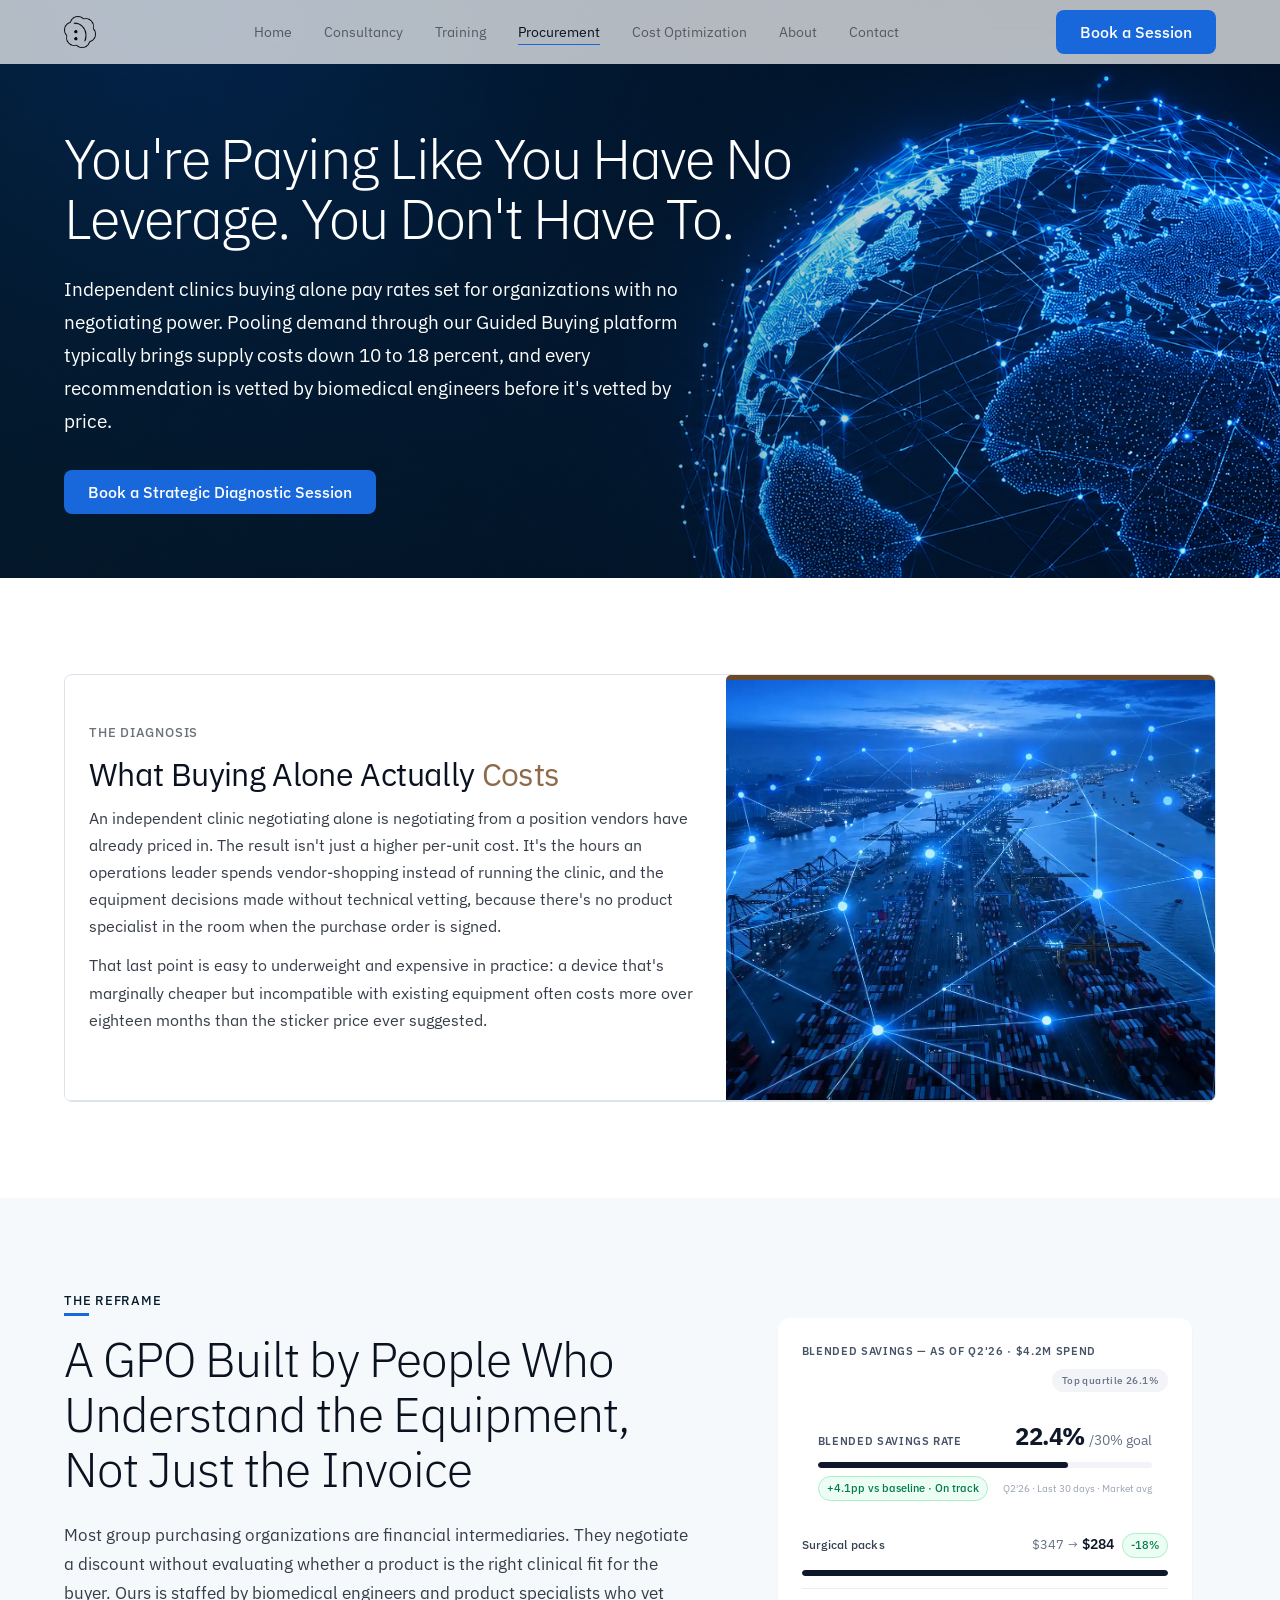
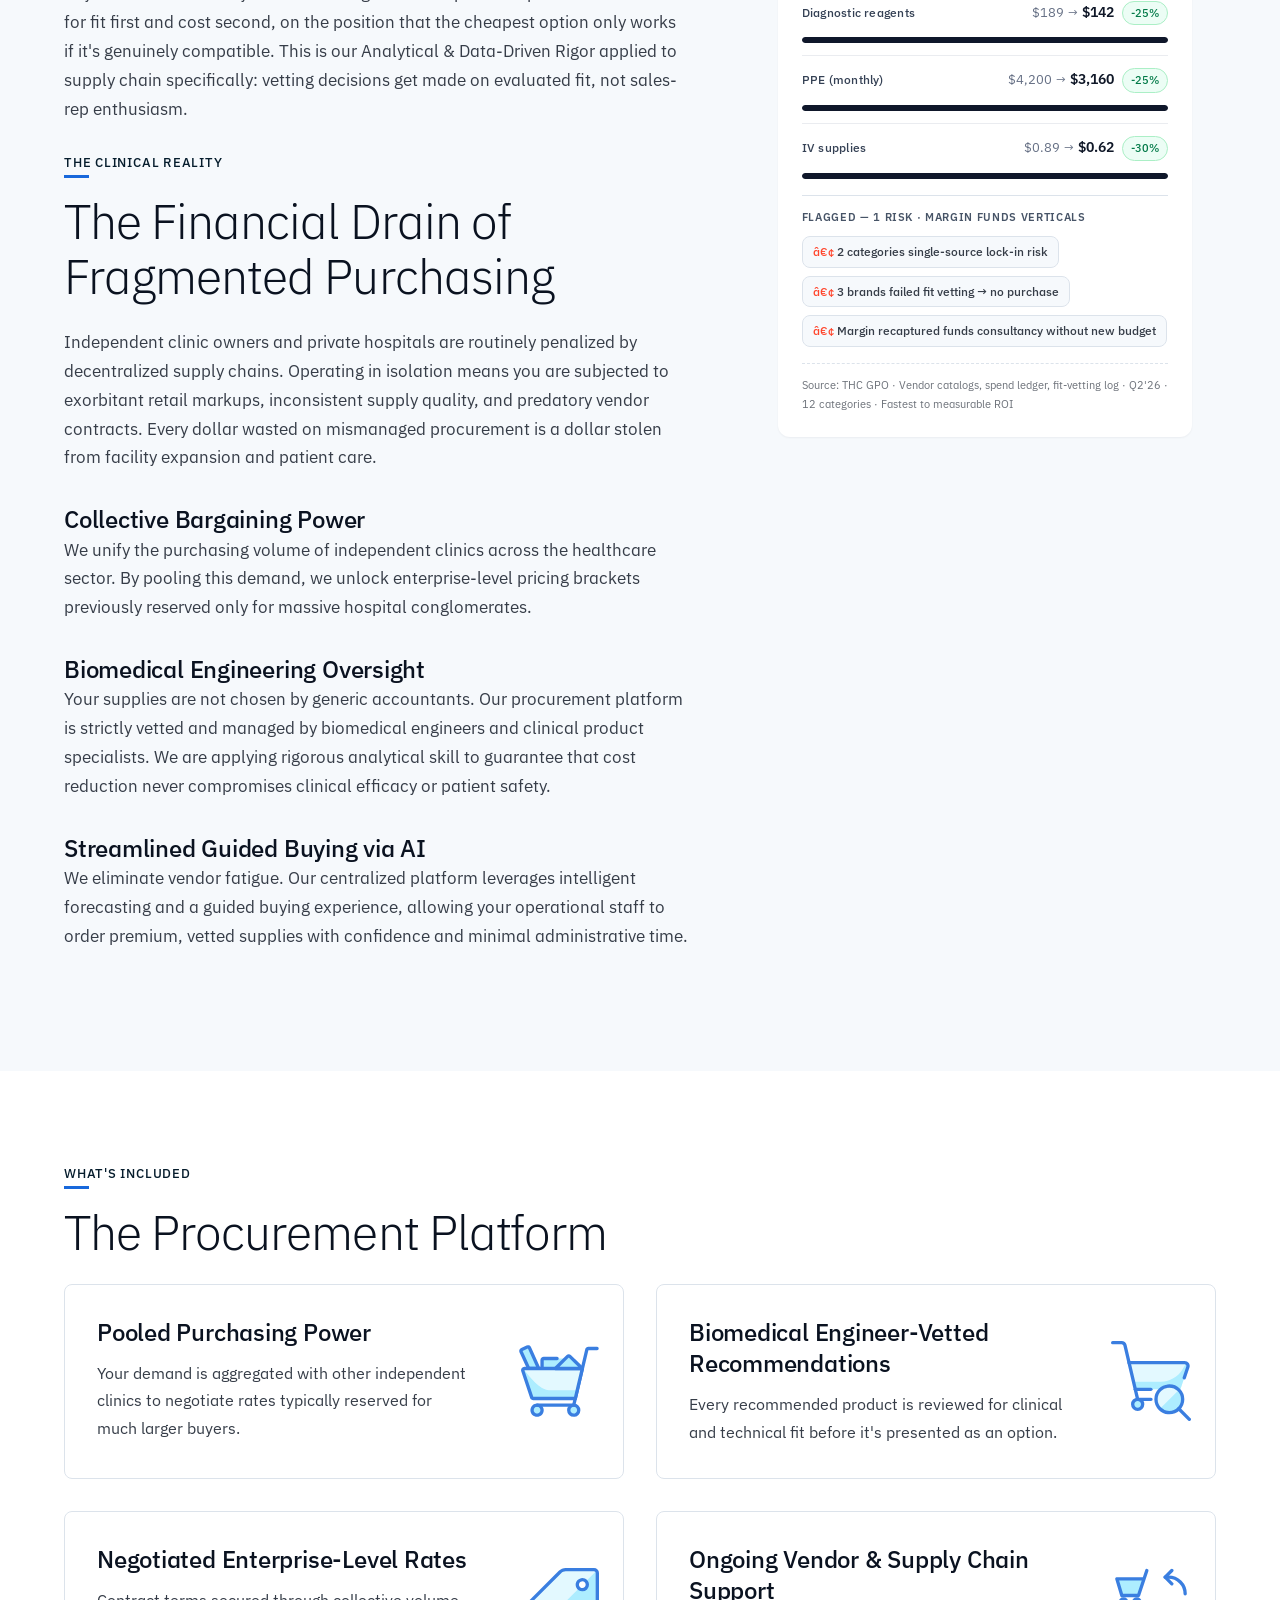
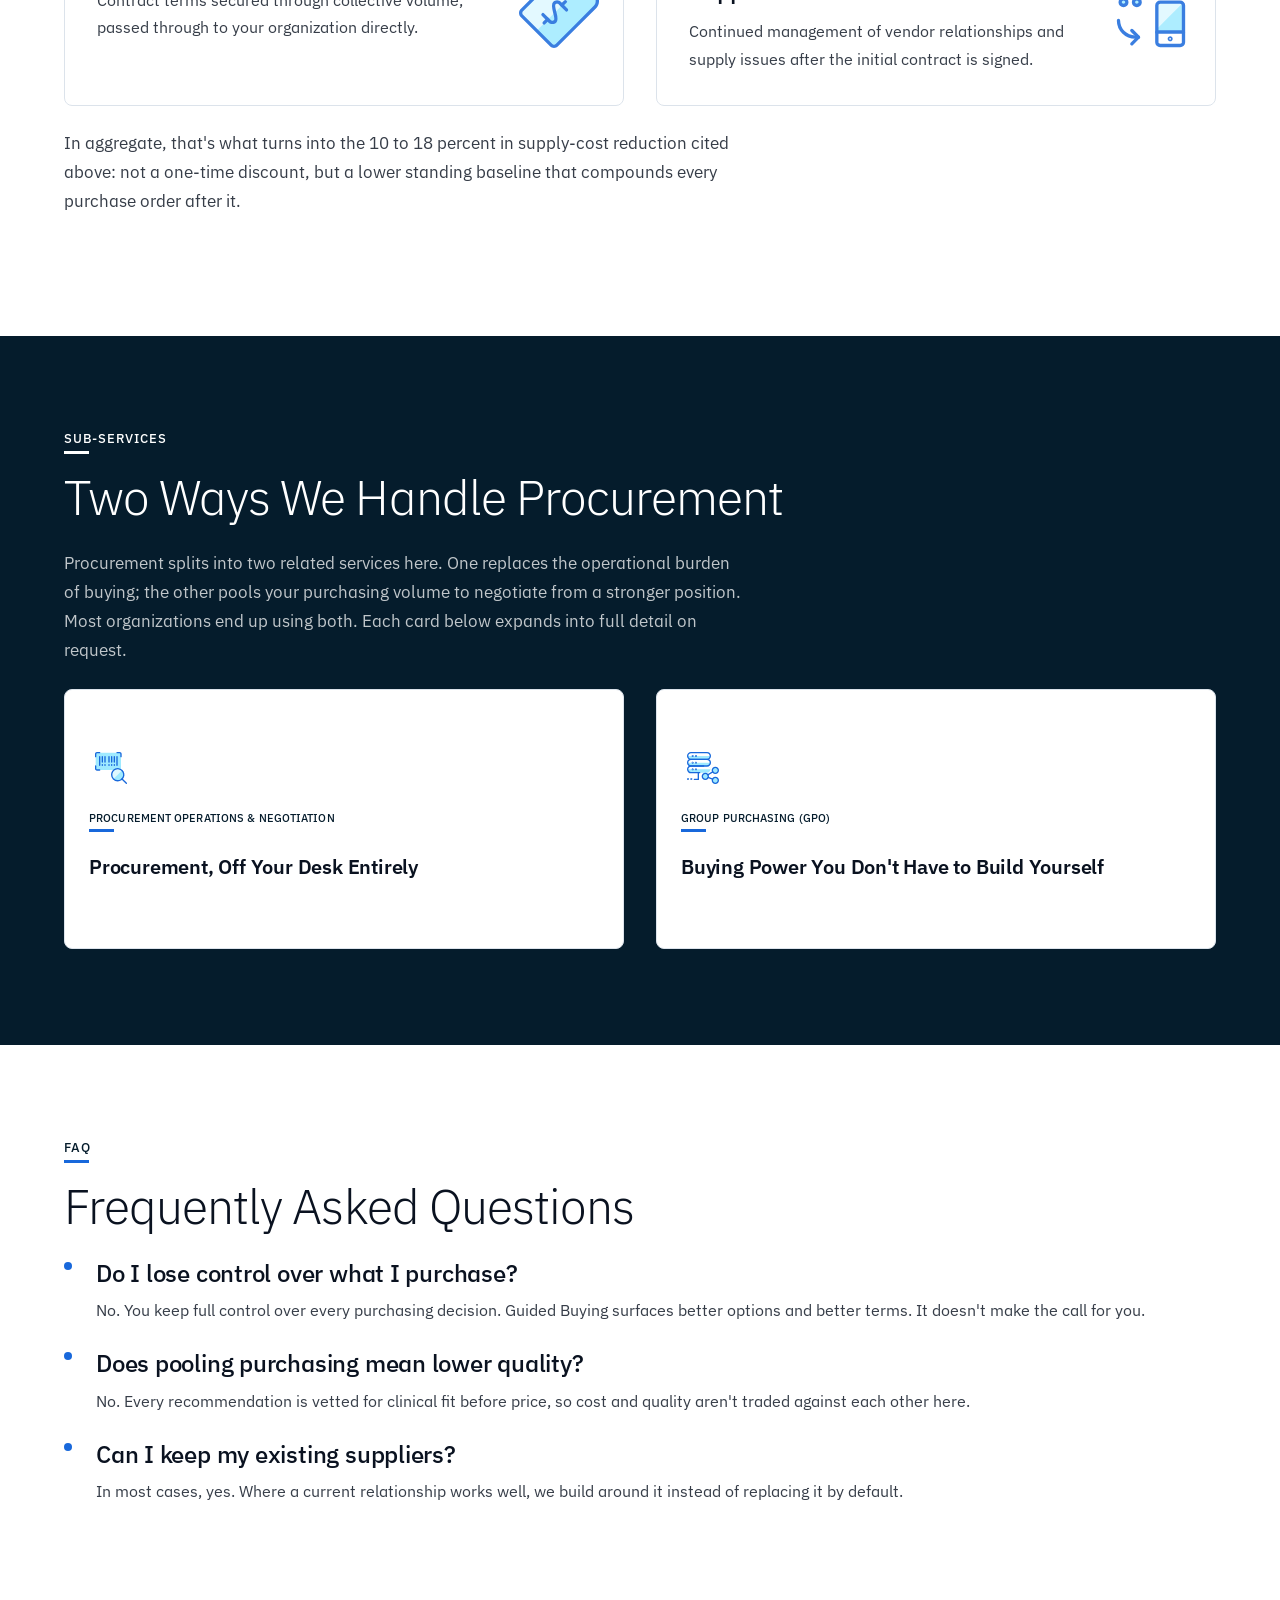
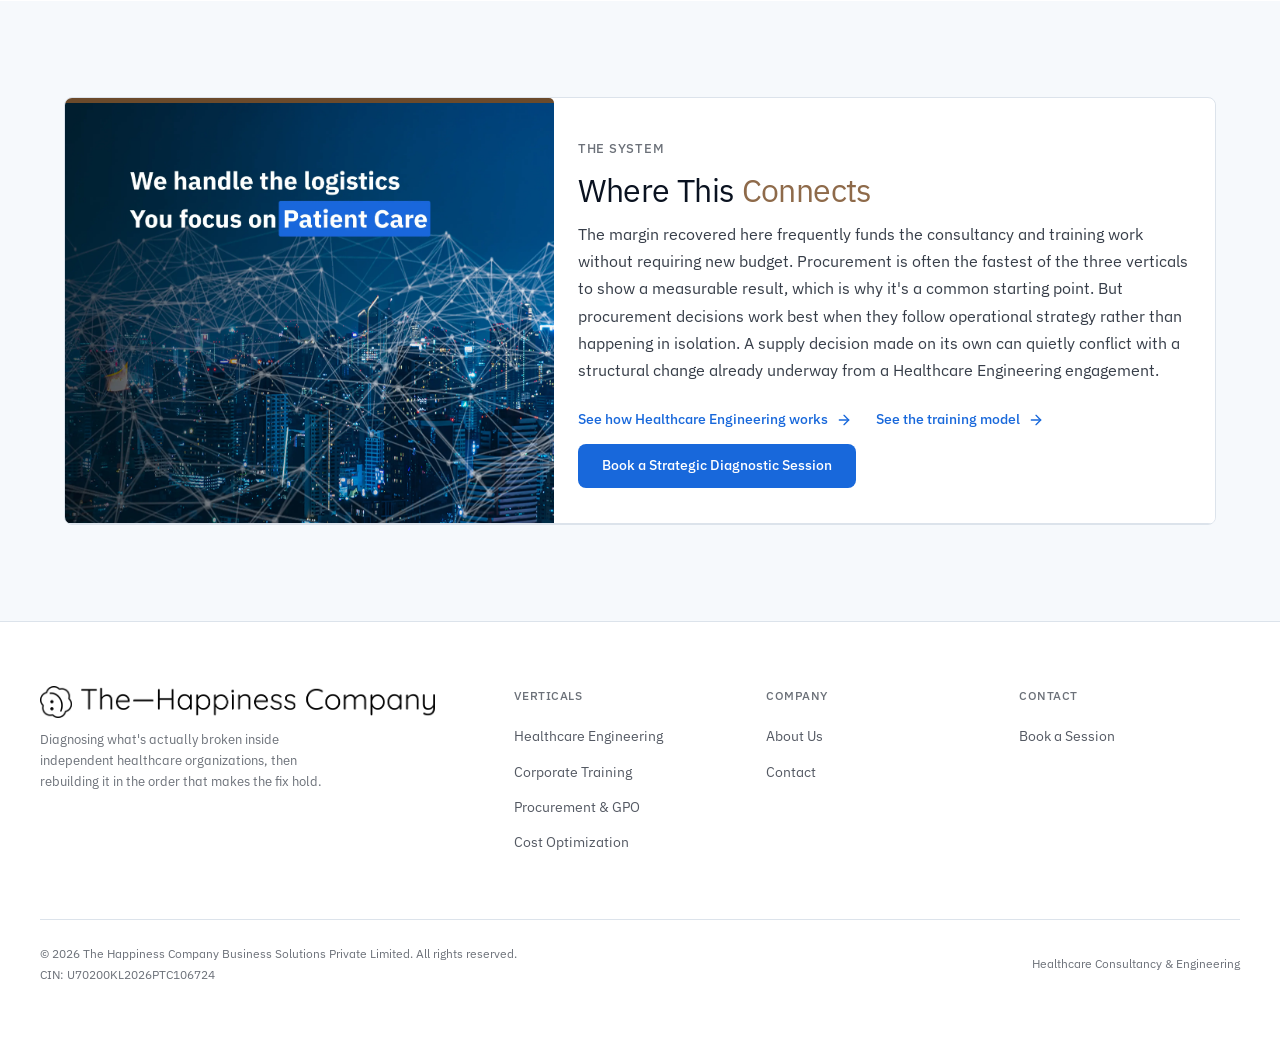
<file: procurement.html>
<!DOCTYPE html>
<html lang="en">
<head>
  <meta charset="UTF-8">
  <meta name="viewport" content="width=device-width, initial-scale=1.0">
  <title>The Happiness Company Business Solutions Private Limited - BUSINESS ENGINEERING. Don't just grow the business. Engineer it.</title>
  <meta name="description" content="We engineer businesses to perform better, adapt faster and grow sustainably">
  <link rel="stylesheet" href="css/style.css">
  <meta property="og:title" content="BUSINESS ENGINEERING. Don't just grow the business. Engineer it.">
  <meta property="og:description" content="We engineer businesses to perform better, adapt faster and grow sustainably">
  <meta property="og:image" content="assets/shared/logo.svg">
  <meta property="og:type" content="website">
  <link rel="icon" type="image/svg+xml" href="assets/shared/logo.svg">
</head>
<body>
  <a href="#main-content" class="skip-link">Skip to main content</a>

  <nav class="nav">
    <div class="nav-inner">
      <a href="index.html" class="nav-logo">
        <img src="assets/shared/logo.png" width="32" height="32" alt="The Happiness Company Business Solutions Private Limited">
      </a>
      <ul class="nav-links">
        <li><a href="index.html">Home</a></li>
        <li><a href="consultancy.html">Consultancy</a></li>
        <li><a href="training.html">Training</a></li>
        <li><a href="procurement.html" class="active">Procurement</a></li>
        <li><a href="cost-optimization.html">Cost Optimization</a></li>
        <li><a href="about.html">About</a></li>
        <li><a href="contact.html">Contact</a></li>
      </ul>
      <a href="https://zcal.co/happinesscompany/client" target="_blank" rel="noopener" class="btn btn-primary nav-cta">Book a Session</a>
      <button class="nav-mobile-toggle" aria-label="Toggle menu" aria-expanded="false">
        <svg viewBox="0 0 24 24" fill="none" stroke="currentColor" stroke-width="2" stroke-linecap="round" aria-hidden="true">
          <line x1="3" y1="12" x2="21" y2="12"/><line x1="3" y1="6" x2="21" y2="6"/><line x1="3" y1="18" x2="21" y2="18"/>
        </svg>
      </button>
    </div>
  </nav>

  <main id="main-content">

  <!-- ======== HERO ======== -->
  <section class="mesh-hero mesh-hero--bg">
    <div class="hero-bg">
      <img src="assets/procurement/hero.webp" width="1850" height="850" alt="" fetchpriority="high">
    </div>
    <div class="container">
      <h1 class="display-xxl fade-in">You're Paying Like You Have No Leverage. You Don't Have To.</h1>
      <p class="body-lg hero-subhead fade-in delay-1">Independent clinics buying alone pay rates set for organizations with no negotiating power. Pooling demand through our Guided Buying platform typically brings supply costs down 10 to 18 percent, and every recommendation is vetted by biomedical engineers before it's vetted by price.</p>
      <div class="fade-in delay-2">
        <a href="https://zcal.co/happinesscompany/client" target="_blank" rel="noopener" class="btn btn-primary">Book a Strategic Diagnostic Session</a>
      </div>
    </div>
  </section>

  <!-- ======== DIAGNOSIS ======== -->
  <section class="section">
    <div class="container">
      <div class="thc-lvp thc-lvp--flipped">
        <div class="thc-lvp__decor-top" aria-hidden="true"></div>
        <div class="thc-lvp__image"><img src="assets/procurement/medical-equipment.webp" width="1140" height="810" alt="Medical equipment" loading="lazy"></div>
        <div class="thc-lvp__border" aria-hidden="true"></div>
        <div class="thc-lvp__content">
          <p class="thc-lvp__eyebrow">The Diagnosis</p>
          <h2 class="thc-lvp__title">What Buying Alone Actually <span class="thc-lvp__accent">Costs</span></h2>
          <p class="thc-lvp__desc">An independent clinic negotiating alone is negotiating from a position vendors have already priced in. The result isn't just a higher per-unit cost. It's the hours an operations leader spends vendor-shopping instead of running the clinic, and the equipment decisions made without technical vetting, because there's no product specialist in the room when the purchase order is signed.</p>
          <p class="thc-lvp__desc">That last point is easy to underweight and expensive in practice: a device that's marginally cheaper but incompatible with existing equipment often costs more over eighteen months than the sticker price ever suggested.</p>
        </div>
      </div>
    </div>
  </section>

  <!-- ======== REFRAME ======== -->
  <section class="section section-soft">
    <div class="container">
      <div class="method-layout">
        <div class="method-layout__main fade-in">
          <p class="micro-cap section-label">The Reframe</p>
          <h2 class="display-xl section-title">A GPO Built by People Who Understand the Equipment, Not Just the Invoice</h2>
          <p class="body-lg section-body">Most group purchasing organizations are financial intermediaries. They negotiate a discount without evaluating whether a product is the right clinical fit for the buyer. Ours is staffed by biomedical engineers and product specialists who vet for fit first and cost second, on the position that the cheapest option only works if it's genuinely compatible. This is our Analytical &amp; Data-Driven Rigor applied to supply chain specifically: vetting decisions get made on evaluated fit, not sales-rep enthusiasm.</p>
          <div class="mt-xxl">
            <p class="micro-cap section-label">The Clinical Reality</p>
            <h3 class="display-xl section-title">The Financial Drain of Fragmented Purchasing</h3>
            <p class="body-lg section-body">Independent clinic owners and private hospitals are routinely penalized by decentralized supply chains. Operating in isolation means you are subjected to exorbitant retail markups, inconsistent supply quality, and predatory vendor contracts. Every dollar wasted on mismanaged procurement is a dollar stolen from facility expansion and patient care.</p>
          </div>
          <div class="mt-xxl">
            <h3 class="heading-lg">Collective Bargaining Power</h3>
            <p class="body-lg section-body">We unify the purchasing volume of independent clinics across the healthcare sector. By pooling this demand, we unlock enterprise-level pricing brackets previously reserved only for massive hospital conglomerates.</p>
          </div>
          <div class="mt-xxl">
            <h3 class="heading-lg">Biomedical Engineering Oversight</h3>
            <p class="body-lg section-body">Your supplies are not chosen by generic accountants. Our procurement platform is strictly vetted and managed by biomedical engineers and clinical product specialists. We are applying rigorous analytical skill to guarantee that cost reduction never compromises clinical efficacy or patient safety.</p>
          </div>
          <div class="mt-xxl">
            <h3 class="heading-lg">Streamlined Guided Buying via AI</h3>
            <p class="body-lg section-body">We eliminate vendor fatigue. Our centralized platform leverages intelligent forecasting and a guided buying experience, allowing your operational staff to order premium, vetted supplies with confidence and minimal administrative time.</p>
          </div>
        </div>

        <div class="method-layout__aside">
          <div class="fade-scale delay-2">
              <div class="mockup-card">
                <div class="mockup-header">
                  <span class="mockup-header-title">Blended Savings — As of Q2'26 · $4.2M spend</span>
                  <span class="mockup-status">Top quartile 26.1%</span>
                </div>

                <div class="mockup-index">
                  <div class="mockup-index-meta">
                    <span class="mockup-label">Blended Savings Rate</span>
                    <span class="mockup-index-value">22.4%<span class="mockup-index-denom">/30% goal</span></span>
                  </div>
                  <div class="mockup-track mockup-track--index">
                    <span class="mockup-track-fill mockup-track-fill--index" style="--w: 75%;"></span>
                  </div>
                  <div class="mockup-index-meta mt-sm">
                    <span class="mockup-index-status">+4.1pp vs baseline · On track</span>
                    <span class="mockup-index-date">Q2'26 · Last 30 days · Market avg</span>
                  </div>
                </div>

              <div class="mockup-metrics">
                <div class="mockup-metric">
                  <div class="mockup-metric-head">
                    <span class="mockup-label">Surgical packs</span>
                    <span class="mockup-metric-values"><em>$347</em><span class="mockup-arrow">→</span><strong>$284</strong><span class="mockup-delta mockup-delta--good">-18%</span></span>
                  </div>
                  <div class="mockup-track">
                    <span class="mockup-track-fill mockup-track-fill--target" style="--w: 82%;"></span>
                    <span class="mockup-track-fill mockup-track-fill--current" style="--w: 100%;"></span>
                  </div>
                </div>
                <div class="mockup-metric">
                  <div class="mockup-metric-head">
                    <span class="mockup-label">Diagnostic reagents</span>
                    <span class="mockup-metric-values"><em>$189</em><span class="mockup-arrow">→</span><strong>$142</strong><span class="mockup-delta mockup-delta--good">-25%</span></span>
                  </div>
                  <div class="mockup-track">
                    <span class="mockup-track-fill mockup-track-fill--target" style="--w: 75%;"></span>
                    <span class="mockup-track-fill mockup-track-fill--current" style="--w: 100%;"></span>
                  </div>
                </div>
                <div class="mockup-metric">
                  <div class="mockup-metric-head">
                    <span class="mockup-label">PPE (monthly)</span>
                    <span class="mockup-metric-values"><em>$4,200</em><span class="mockup-arrow">→</span><strong>$3,160</strong><span class="mockup-delta mockup-delta--good">-25%</span></span>
                  </div>
                  <div class="mockup-track">
                    <span class="mockup-track-fill mockup-track-fill--target" style="--w: 75%;"></span>
                    <span class="mockup-track-fill mockup-track-fill--current" style="--w: 100%;"></span>
                  </div>
                </div>
                <div class="mockup-metric">
                  <div class="mockup-metric-head">
                    <span class="mockup-label">IV supplies</span>
                    <span class="mockup-metric-values"><em>$0.89</em><span class="mockup-arrow">→</span><strong>$0.62</strong><span class="mockup-delta mockup-delta--good">-30%</span></span>
                  </div>
                  <div class="mockup-track">
                    <span class="mockup-track-fill mockup-track-fill--target" style="--w: 70%;"></span>
                    <span class="mockup-track-fill mockup-track-fill--current" style="--w: 100%;"></span>
                  </div>
                </div>
              </div>

              <div class="mockup-divider"></div>

                <div class="mockup-flagged">
                  <span class="mockup-label">Flagged — 1 risk · Margin funds verticals</span>
                  <span class="mockup-chip">2 categories single-source lock-in risk</span>
                  <span class="mockup-chip">3 brands failed fit vetting → no purchase</span>
                  <span class="mockup-chip">Margin recaptured funds consultancy without new budget</span>
                </div>

                <div class="mockup-footnote">Source: THC GPO · Vendor catalogs, spend ledger, fit-vetting log · Q2'26 · 12 categories · Fastest to measurable ROI</div>
            </div>
          </div>
        </div>
      </div>
    </div>
  </section>

  <!-- ======== WHAT'S INCLUDED ======== -->
  <section class="section">
    <div class="container">
      <div class="fade-in">
        <p class="micro-cap section-label">What's Included</p>
        <h2 class="display-xl section-title">The Procurement Platform</h2>
      </div>
      <div class="grid-2 stagger-group mt-xl">
        <div class="card card--with-icon glow-card">
          <img class="card-icon" src="assets/procurement/icon-purchasing-power.svg" alt="Pooled network icon" loading="lazy">
          <h3 class="heading-lg card-title">Pooled Purchasing Power</h3>
          <p class="card-body">Your demand is aggregated with other independent clinics to negotiate rates typically reserved for much larger buyers.</p>
        </div>
        <div class="card card--with-icon glow-card">
          <img class="card-icon" src="assets/procurement/icon-vetted-recommendation.svg" alt="Vetted checklist icon" loading="lazy">
          <h3 class="heading-lg card-title">Biomedical Engineer-Vetted Recommendations</h3>
          <p class="card-body">Every recommended product is reviewed for clinical and technical fit before it's presented as an option.</p>
        </div>
        <div class="card card--with-icon glow-card">
          <img class="card-icon" src="assets/procurement/icon-enterprise-rates.svg" alt="Price tag icon" loading="lazy">
          <h3 class="heading-lg card-title">Negotiated Enterprise-Level Rates</h3>
          <p class="card-body">Contract terms secured through collective volume, passed through to your organization directly.</p>
        </div>
        <div class="card card--with-icon glow-card">
          <img class="card-icon" src="assets/procurement/icon-supply-chain.svg" alt="Supply chain icon" loading="lazy">
          <h3 class="heading-lg card-title">Ongoing Vendor &amp; Supply Chain Support</h3>
          <p class="card-body">Continued management of vendor relationships and supply issues after the initial contract is signed.</p>
        </div>
      </div>
      <div class="fade-in mt-xl">
        <p class="body-lg section-body">In aggregate, that's what turns into the 10 to 18 percent in supply-cost reduction cited above: not a one-time discount, but a lower standing baseline that compounds every purchase order after it.</p>
      </div>
    </div>
  </section>

  <!-- ======== SUB-SERVICES ======== -->
  <section class="section section-dark">
    <div class="container">
      <div class="fade-in">
        <p class="micro-cap section-label">Sub-Services</p>
        <h2 class="display-xl section-title">Two Ways We Handle Procurement</h2>
        <p class="body-lg section-body">Procurement splits into two related services here. One replaces the operational burden of buying; the other pools your purchasing volume to negotiate from a stronger position. Most organizations end up using both. Each card below expands into full detail on request.</p>
      </div>
      <div class="grid-2 stagger-group mt-xl">
        <button type="button" class="sub-card" data-dialog-id="sub-dialog-procurement-1" aria-haspopup="dialog">
          <span class="sub-card__icon">
            <img src="assets/procurement/icon-procurement.svg" width="24" height="24" alt="" aria-hidden="true" loading="lazy" decoding="async">
          </span>
          <span class="sub-card__tag">Procurement Operations &amp; Negotiation</span>
          <span class="sub-card__title">Procurement, Off Your Desk Entirely</span>
          <span class="sub-card__arrow"><img src="assets/shared/sub-card-arrow.svg" width="30" height="15" alt="" aria-hidden="true" loading="lazy" decoding="async"></span>
        </button>
        <button type="button" class="sub-card" data-dialog-id="sub-dialog-procurement-2" aria-haspopup="dialog">
          <span class="sub-card__icon">
            <img src="assets/procurement/icon-gpo.svg" width="24" height="24" alt="" aria-hidden="true" loading="lazy" decoding="async">
          </span>
          <span class="sub-card__tag">Group Purchasing (GPO)</span>
          <span class="sub-card__title">Buying Power You Don't Have to Build Yourself</span>
          <span class="sub-card__arrow"><img src="assets/shared/sub-card-arrow.svg" width="30" height="15" alt="" aria-hidden="true" loading="lazy" decoding="async"></span>
        </button>
      </div>

      <dialog class="sub-dialog" id="sub-dialog-procurement-1" aria-labelledby="sub-dialog-procurement-1-title">
        <div class="sub-dialog__head">
          <button type="button" class="sub-dialog__close" aria-label="Close dialog">
            <svg width="20" height="20" viewBox="0 0 20 20" fill="none" stroke="currentColor" stroke-width="2" stroke-linecap="round" aria-hidden="true"><line x1="5" y1="5" x2="15" y2="15"/><line x1="15" y1="5" x2="5" y2="15"/></svg>
          </button>
          <p class="micro-cap sub-dialog__tag">Procurement Operations &amp; Negotiation</p>
          <h3 id="sub-dialog-procurement-1-title">Procurement, Off Your Desk Entirely</h3>
        </div>
        <div class="sub-dialog__content">
          <div class="sub-dialog__body">
            <p>This is different from Guided Buying below, though the two work well together. Where Guided Buying pools purchasing volume, this hands off the entire operational burden of buying: finding the right product for a specific need, negotiating with vendors, price-matching against the market, and managing the back-and-forth that normally eats hours of an operations leader's week. Our team works directly with the engineering and biomedical consulting side of the business, so a purchasing decision is never made without the same technical vetting described in Biomedical Engineering Consulting.</p>
            <p>In practice, this functions as an embedded operational support team rather than a one-time negotiation service. You get the outcome without the legwork: quality products, at a price that's been negotiated rather than accepted, without the person running your clinic spending their week on vendor calls.</p>
          </div>
          <div class="mockup-card">
              <div class="mockup-header">
                <span class="mockup-header-title">Procurement Ops — As of Q2'26 · GeM FY24-25 · n=medical stores</span>
                <span class="mockup-status">86.6% vol · 73% val</span>
              </div>
              <div class="mockup-index">
                <div class="mockup-index-meta">
                  <span class="mockup-label">GeM materialization (medical)</span>
                  <span class="mockup-index-value">86.6%<span class="mockup-index-denom">vol · 73% val</span></span>
                </div>
                <div class="mockup-track mockup-track--index">
                  <span class="mockup-track-fill mockup-track-fill--index" style="--w: 86%;"></span>
                </div>
                <div class="mockup-index-meta mt-sm">
                  <span class="mockup-index-status">+6.1pp vol vs FY23-24 · +7pp val</span>
                  <span class="mockup-index-date">Q2'26 · GeM · FY23-24 80.5%→86.6% vol</span>
                </div>
              </div>
              <div class="mockup-metrics">
                <div class="mockup-metric">
                  <div class="mockup-metric-head">
                    <span class="mockup-label">OOP wedge — drugs</span>
                    <span class="mockup-metric-values"><strong>67%</strong><span class="mockup-delta mockup-delta--warn">NSSO 68th · Free Drugs</span></span>
                  </div>
                  <div class="mockup-track"><span class="mockup-track-fill mockup-track-fill--target" style="--w: 100%;"></span><span class="mockup-track-fill mockup-track-fill--current" style="--w: 67%;"></span></div>
                </div>
                <div class="mockup-metric">
                  <div class="mockup-metric-head">
                    <span class="mockup-label">Vetted sourcing</span>
                    <span class="mockup-metric-values"><strong>100%</strong><span class="mockup-delta mockup-delta--good">Technical review before price</span></span>
                  </div>
                  <div class="mockup-track"><span class="mockup-track-fill mockup-track-fill--target" style="--w: 100%;"></span><span class="mockup-track-fill mockup-track-fill--current" style="--w: 100%;"></span></div>
                </div>
                <div class="mockup-metric">
                  <div class="mockup-metric-head">
                    <span class="mockup-label">Vendor calls left</span>
                    <span class="mockup-metric-values"><strong>0</strong><span class="mockup-delta mockup-delta--good">Off your calendar</span></span>
                  </div>
                  <div class="mockup-track"><span class="mockup-track-fill mockup-track-fill--target" style="--w: 100%;"></span><span class="mockup-track-fill mockup-track-fill--current" style="--w: 0%;"></span></div>
                </div>
              </div>
              <div class="mockup-footnote">Source: GeM medical stores FY23-24→FY24-25 80.5%→86.6% vol, 66%→73% val (NOLEGEIN 2026-02-18) · NSSO 68th Free Drugs 67% OOP · TN/Kerala SCM 2025</div>
            </div>
          <div class="sub-dialog__section">
            <h4 class="sub-dialog__section-title">Engagement Breakdown</h4>
            <table class="sub-dialog__table">
              <thead>
                <tr><th>Phase</th><th>Focus</th><th>Timeline</th><th>Output</th></tr>
              </thead>
              <tbody>
                <tr><td>1 &middot; Source</td><td>Right product for the specific need</td><td>Ongoing</td><td>Vetted shortlist</td></tr>
                <tr><td>2 &middot; Vet</td><td>Biomedical &amp; technical review before price</td><td>Each PO</td><td>Fit-approved</td></tr>
                <tr><td>3 &middot; Negotiate</td><td>Price-match against the market</td><td>Each PO</td><td>Negotiated terms</td></tr>
                <tr><td>4 &middot; Support</td><td>Vendor management &amp; follow-up</td><td>Continuous</td><td>Managed supply</td></tr>
              </tbody>
            </table>
          </div>
          <div class="mockup-card">
              <div class="mockup-header">
                <span class="mockup-header-title">Where Impact Lands — As of Q2'26</span>
                <span class="mockup-status">4 domains</span>
              </div>
              <div class="mockup-metrics">
                <div class="mockup-metric">
                  <div class="mockup-metric-head">
                    <span class="mockup-label">Supply reliability</span>
                    <span class="mockup-metric-values"><strong>90%</strong></span>
                  </div>
                  <div class="mockup-track"><span class="mockup-track-fill mockup-track-fill--target" style="--w: 100%;"></span><span class="mockup-track-fill mockup-track-fill--current" style="--w: 90%;"></span></div>
                </div>
                <div class="mockup-metric">
                  <div class="mockup-metric-head">
                    <span class="mockup-label">Stockouts down</span>
                    <span class="mockup-metric-values"><strong>85%</strong></span>
                  </div>
                  <div class="mockup-track"><span class="mockup-track-fill mockup-track-fill--target" style="--w: 100%;"></span><span class="mockup-track-fill mockup-track-fill--current" style="--w: 85%;"></span></div>
                </div>
                <div class="mockup-metric">
                  <div class="mockup-metric-head">
                    <span class="mockup-label">Price fit</span>
                    <span class="mockup-metric-values"><strong>80%</strong></span>
                  </div>
                  <div class="mockup-track"><span class="mockup-track-fill mockup-track-fill--target" style="--w: 100%;"></span><span class="mockup-track-fill mockup-track-fill--current" style="--w: 80%;"></span></div>
                </div>
                <div class="mockup-metric">
                  <div class="mockup-metric-head">
                    <span class="mockup-label">Admin hours saved</span>
                    <span class="mockup-metric-values"><strong>70%</strong></span>
                  </div>
                  <div class="mockup-track"><span class="mockup-track-fill mockup-track-fill--target" style="--w: 100%;"></span><span class="mockup-track-fill mockup-track-fill--current" style="--w: 70%;"></span></div>
                </div>
              </div>
              <div class="mockup-footnote">Source: THC Diagnostic · HRIS, EMR, procurement ledger · Q2'26 · Top quartile 78/100</div>
            </div>
          <div class="sub-dialog__foot">
            <a href="https://zcal.co/happinesscompany/client" target="_blank" rel="noopener" class="btn btn-primary">Book a Strategic Diagnostic Session</a>
            <p class="sub-dialog__foot-note">You retain approval on every purchase; we remove the legwork, not the control.</p>
          </div>
        </div>
      </dialog>

      <dialog class="sub-dialog" id="sub-dialog-procurement-2" aria-labelledby="sub-dialog-procurement-2-title">
        <div class="sub-dialog__head">
          <button type="button" class="sub-dialog__close" aria-label="Close dialog">
            <svg width="20" height="20" viewBox="0 0 20 20" fill="none" stroke="currentColor" stroke-width="2" stroke-linecap="round" aria-hidden="true"><line x1="5" y1="5" x2="15" y2="15"/><line x1="15" y1="5" x2="5" y2="15"/></svg>
          </button>
          <p class="micro-cap sub-dialog__tag">Group Purchasing (GPO)</p>
          <h3 id="sub-dialog-procurement-2-title">Buying Power You Don't Have to Build Yourself</h3>
        </div>
        <div class="sub-dialog__content">
          <div class="sub-dialog__body">
            <p>Guided Buying pools your purchasing volume with other independent clinics in the network, so your organization negotiates like a much larger buyer without needing the volume of one. We act as the operational support team inside this process: identifying the right supplier, running the negotiation, and passing the negotiated margin directly back to your organization instead of keeping a spread. This also covers four things in practice: aggregated demand across the network, biomedical engineer-vetted product recommendations, negotiated enterprise-level rates, and ongoing vendor and supply-chain support after the contract is signed, not a one-time negotiation that's never revisited.</p>
            <p>On savings: independent, healthcare-specific research on group purchasing puts typical savings at 10 to 18 percent of supply spend, with the broader category of purchased services (not just physical supplies) sometimes reaching into the low twenties for large healthcare group purchasing organizations. Individual line items, especially ones where a facility was previously in a weak negotiating position or locked into an uncompetitive vendor relationship, can see considerably more than that. We'd rather quote the range that holds up than a maximum that only applied to one specific purchase, so 10 to 18 percent is the number to plan around, with upside from there depending on your specific supply mix.</p>
          </div>
          <div class="mockup-card">
              <div class="mockup-header">
                <span class="mockup-header-title">Group Purchasing — As of Q2'26 · NCG n=23 · 40 drugs · HSCA</span>
                <span class="mockup-status">82% median vs MRP</span>
              </div>
              <div class="mockup-index">
                <div class="mockup-index-meta">
                  <span class="mockup-label">Pooled savings vs MRP (NCG oncology)</span>
                  <span class="mockup-index-value">82%<span class="mockup-index-denom">median · 23-99%</span></span>
                </div>
                <div class="mockup-track mockup-track--index">
                  <span class="mockup-track-fill mockup-track-fill--index" style="--w: 82%;"></span>
                </div>
                <div class="mockup-index-meta mt-sm">
                  <span class="mockup-index-status">₹13.2B saved · ₹15.6B MRP</span>
                  <span class="mockup-index-date">Q2'26 · 23 centres · 9 metro 14 non-metro</span>
                </div>
              </div>
              <div class="mockup-metrics">
                <div class="mockup-metric">
                  <div class="mockup-metric-head">
                    <span class="mockup-label">HSCA typical — supply spend</span>
                    <span class="mockup-metric-values"><strong>10–18%</strong><span class="mockup-delta mockup-delta--good">Core range</span></span>
                  </div>
                  <div class="mockup-track"><span class="mockup-track-fill mockup-track-fill--target" style="--w: 100%;"></span><span class="mockup-track-fill mockup-track-fill--current" style="--w: 18%;"></span></div>
                </div>
                <div class="mockup-metric">
                  <div class="mockup-metric-head">
                    <span class="mockup-label">HSCA avg (commissioned)</span>
                    <span class="mockup-metric-values"><strong>13.1%</strong></span>
                  </div>
                  <div class="mockup-track"><span class="mockup-track-fill mockup-track-fill--target" style="--w: 100%;"></span><span class="mockup-track-fill mockup-track-fill--current" style="--w: 13%;"></span></div>
                </div>
                <div class="mockup-metric">
                  <div class="mockup-metric-head">
                    <span class="mockup-label">Purchased services (large GPOs)</span>
                    <span class="mockup-metric-values"><strong>~25%</strong><span class="mockup-delta mockup-delta--warn">Select categories</span></span>
                  </div>
                  <div class="mockup-track"><span class="mockup-track-fill mockup-track-fill--target" style="--w: 100%;"></span><span class="mockup-track-fill mockup-track-fill--current" style="--w: 25%;"></span></div>
                </div>
              </div>
              <div class="mockup-footnote">Source: NCG pooled n=23 centres 40 drugs 82% median (BHW 2023; Hindu 2024-01-13) · HSCA/Leibowitz 10-18% (US n>1,000 hospitals)</div>
            </div>
          <div class="sub-dialog__section">
            <h4 class="sub-dialog__section-title">Engagement Breakdown</h4>
            <table class="sub-dialog__table">
              <thead>
                <tr><th>Phase</th><th>Focus</th><th>Timeline</th><th>Output</th></tr>
              </thead>
              <tbody>
                <tr><td>1 &middot; Pool</td><td>Aggregate demand across the network</td><td>Ongoing</td><td>Pooled volume</td></tr>
                <tr><td>2 &middot; Vet</td><td>Biomedical-engineer vetted recommendations</td><td>Each category</td><td>Fit-approved list</td></tr>
                <tr><td>3 &middot; Negotiate</td><td>Enterprise-level rates, margin passed back</td><td>Quarterly</td><td>Negotiated rates</td></tr>
                <tr><td>4 &middot; Support</td><td>Post-contract vendor &amp; supply-chain support</td><td>Continuous</td><td>Managed contracts</td></tr>
              </tbody>
            </table>
          </div>
          <div class="mockup-card">
              <div class="mockup-header">
                <span class="mockup-header-title">Where Impact Lands — As of Q2'26</span>
                <span class="mockup-status">4 domains</span>
              </div>
              <div class="mockup-metrics">
                <div class="mockup-metric">
                  <div class="mockup-metric-head">
                    <span class="mockup-label">Price transparency</span>
                    <span class="mockup-metric-values"><strong>100%</strong></span>
                  </div>
                  <div class="mockup-track"><span class="mockup-track-fill mockup-track-fill--target" style="--w: 100%;"></span><span class="mockup-track-fill mockup-track-fill--current" style="--w: 100%;"></span></div>
                </div>
                <div class="mockup-metric">
                  <div class="mockup-metric-head">
                    <span class="mockup-label">Margin retained</span>
                    <span class="mockup-metric-values"><strong>85%</strong></span>
                  </div>
                  <div class="mockup-track"><span class="mockup-track-fill mockup-track-fill--target" style="--w: 100%;"></span><span class="mockup-track-fill mockup-track-fill--current" style="--w: 85%;"></span></div>
                </div>
                <div class="mockup-metric">
                  <div class="mockup-metric-head">
                    <span class="mockup-label">Volume leverage</span>
                    <span class="mockup-metric-values"><strong>80%</strong></span>
                  </div>
                  <div class="mockup-track"><span class="mockup-track-fill mockup-track-fill--target" style="--w: 100%;"></span><span class="mockup-track-fill mockup-track-fill--current" style="--w: 80%;"></span></div>
                </div>
                <div class="mockup-metric">
                  <div class="mockup-metric-head">
                    <span class="mockup-label">Net savings</span>
                    <span class="mockup-metric-values"><strong>65%</strong></span>
                  </div>
                  <div class="mockup-track"><span class="mockup-track-fill mockup-track-fill--target" style="--w: 100%;"></span><span class="mockup-track-fill mockup-track-fill--current" style="--w: 65%;"></span></div>
                </div>
              </div>
              <div class="mockup-footnote">Source: THC Diagnostic · HRIS, EMR, procurement ledger · Q2'26 · Top quartile 78/100</div>
            </div>
          <div class="sub-dialog__foot">
            <a href="https://zcal.co/happinesscompany/client" target="_blank" rel="noopener" class="btn btn-primary">Book a Strategic Diagnostic Session</a>
            <p class="sub-dialog__foot-note">Savings are audited quarterly and reported per SKU &mdash; 10 to 18 percent is the number to plan around.</p>
          </div>
        </div>
      </dialog>
    </div>
  </section>



  <!-- ======== FAQ ======== -->
  <section class="section">
    <div class="container">
      <div class="fade-in">
        <p class="micro-cap section-label">FAQ</p>
        <h2 class="display-xl section-title">Frequently Asked Questions</h2>
      </div>
      <div class="stagger-group mt-xl">
        <div class="method-step">
          <h3 class="heading-lg">Do I lose control over what I purchase?</h3>
          <p>No. You keep full control over every purchasing decision. Guided Buying surfaces better options and better terms. It doesn't make the call for you.</p>
        </div>
        <div class="method-step">
          <h3 class="heading-lg">Does pooling purchasing mean lower quality?</h3>
          <p>No. Every recommendation is vetted for clinical fit before price, so cost and quality aren't traded against each other here.</p>
        </div>
        <div class="method-step">
          <h3 class="heading-lg">Can I keep my existing suppliers?</h3>
          <p>In most cases, yes. Where a current relationship works well, we build around it instead of replacing it by default.</p>
        </div>
      </div>
    </div>
  </section>

  <!-- ======== SYSTEMIC TIE-IN — THC Value Prop ======== -->
  <section class="section section-soft">
    <div class="container">
      <div class="thc-lvp">
        <div class="thc-lvp__decor-top" aria-hidden="true"></div>
        <div class="thc-lvp__image"><img src="assets/procurement/supply-chain.webp" width="1140" height="810" alt="Supply chain" loading="lazy"></div>
        <div class="thc-lvp__border" aria-hidden="true"></div>
        <div class="thc-lvp__content">
          <p class="thc-lvp__eyebrow">The System</p>
          <h2 class="thc-lvp__title">Where This <span class="thc-lvp__accent">Connects</span></h2>
          <p class="thc-lvp__desc">The margin recovered here frequently funds the consultancy and training work without requiring new budget. Procurement is often the fastest of the three verticals to show a measurable result, which is why it's a common starting point. But procurement decisions work best when they follow operational strategy rather than happening in isolation. A supply decision made on its own can quietly conflict with a structural change already underway from a Healthcare Engineering engagement.</p>
          <div class="thc-lvp__links">
            <a href="consultancy.html" class="thc-lvp__link">See how Healthcare Engineering works
              <svg viewBox="0 0 24 24" fill="none" stroke="currentColor" stroke-width="2" stroke-linecap="round" stroke-linejoin="round"><line x1="5" y1="12" x2="19" y2="12"/><polyline points="12 5 19 12 12 19"/></svg>
            </a>
            <a href="training.html" class="thc-lvp__link">See the training model
              <svg viewBox="0 0 24 24" fill="none" stroke="currentColor" stroke-width="2" stroke-linecap="round" stroke-linejoin="round"><line x1="5" y1="12" x2="19" y2="12"/><polyline points="12 5 19 12 12 19"/></svg>
            </a>
          </div>
          <a class="thc-lvp__cta" href="https://zcal.co/happinesscompany/client" target="_blank" rel="noopener">Book a Strategic Diagnostic Session</a>
        </div>
      </div>
    </div>
  </section>

  </main>

  <footer class="footer">
    <div class="footer-inner">
      <div class="footer-grid">
        <div class="footer-brand">
          <a href="index.html" class="nav-logo">
            <img src="assets/shared/logoname.png" width="1726" height="140" alt="The Happiness Company Business Solutions Private Limited" loading="lazy" decoding="async">
          </a>
          <p>Diagnosing what's actually broken inside independent healthcare organizations, then rebuilding it in the order that makes the fix hold.</p>
        </div>
        <div class="footer-col">
          <h4>Verticals</h4>
          <ul>
            <li><a href="consultancy.html">Healthcare Engineering</a></li>
            <li><a href="training.html">Corporate Training</a></li>
            <li><a href="procurement.html">Procurement & GPO</a></li>
            <li><a href="cost-optimization.html">Cost Optimization</a></li>
          </ul>
        </div>
        <div class="footer-col">
          <h4>Company</h4>
          <ul>
            <li><a href="about.html">About Us</a></li>
            <li><a href="contact.html">Contact</a></li>
          </ul>
        </div>
        <div class="footer-col">
          <h4>Contact</h4>
          <ul>
            <li><a href="https://zcal.co/happinesscompany/client" target="_blank" rel="noopener">Book a Session</a></li>
          </ul>
        </div>
      </div>
      <div class="footer-bottom">
        <span>&copy; 2026 The Happiness Company Business Solutions Private Limited. All rights reserved.<br>CIN: U70200KL2026PTC106724</span>
        <span>Healthcare Consultancy &amp; Engineering</span>
      </div>
    </div>
  </footer>

  <script src="js/main.js" defer></script>
</body>
</html>
</file>
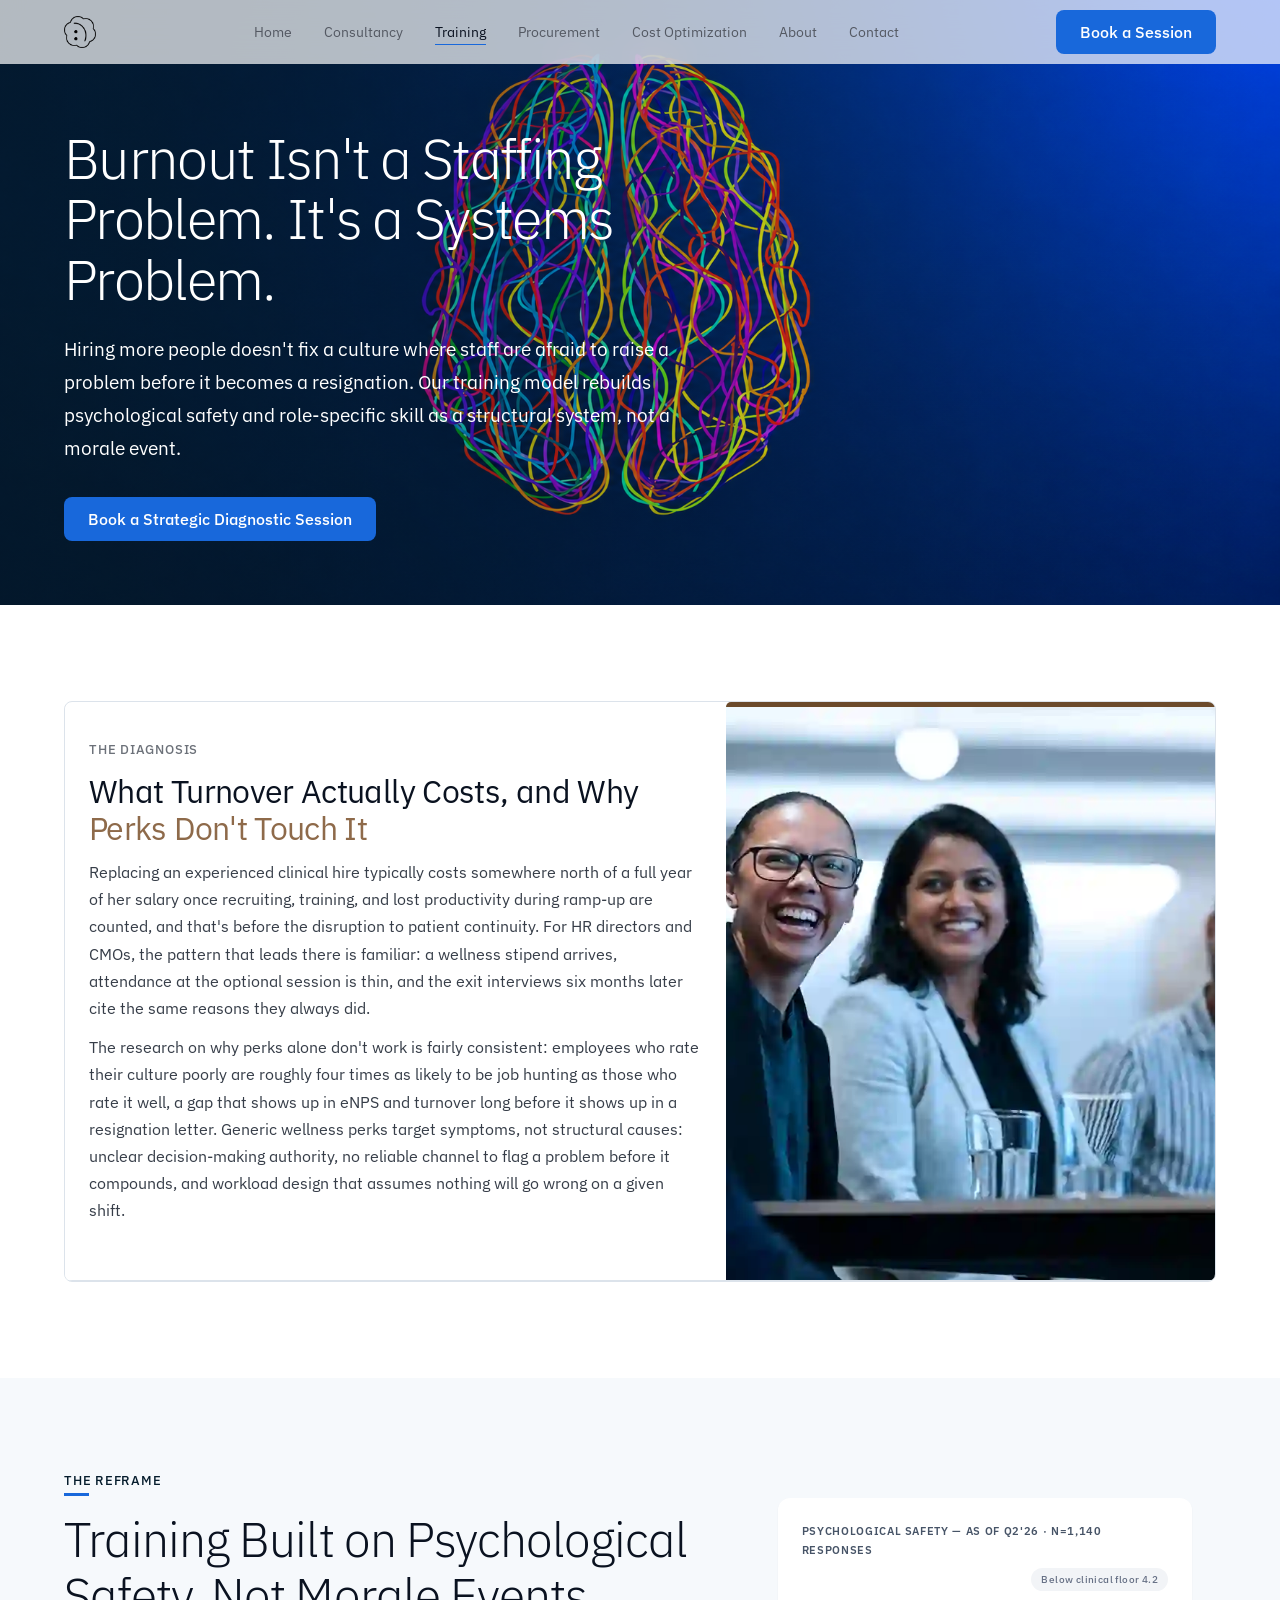
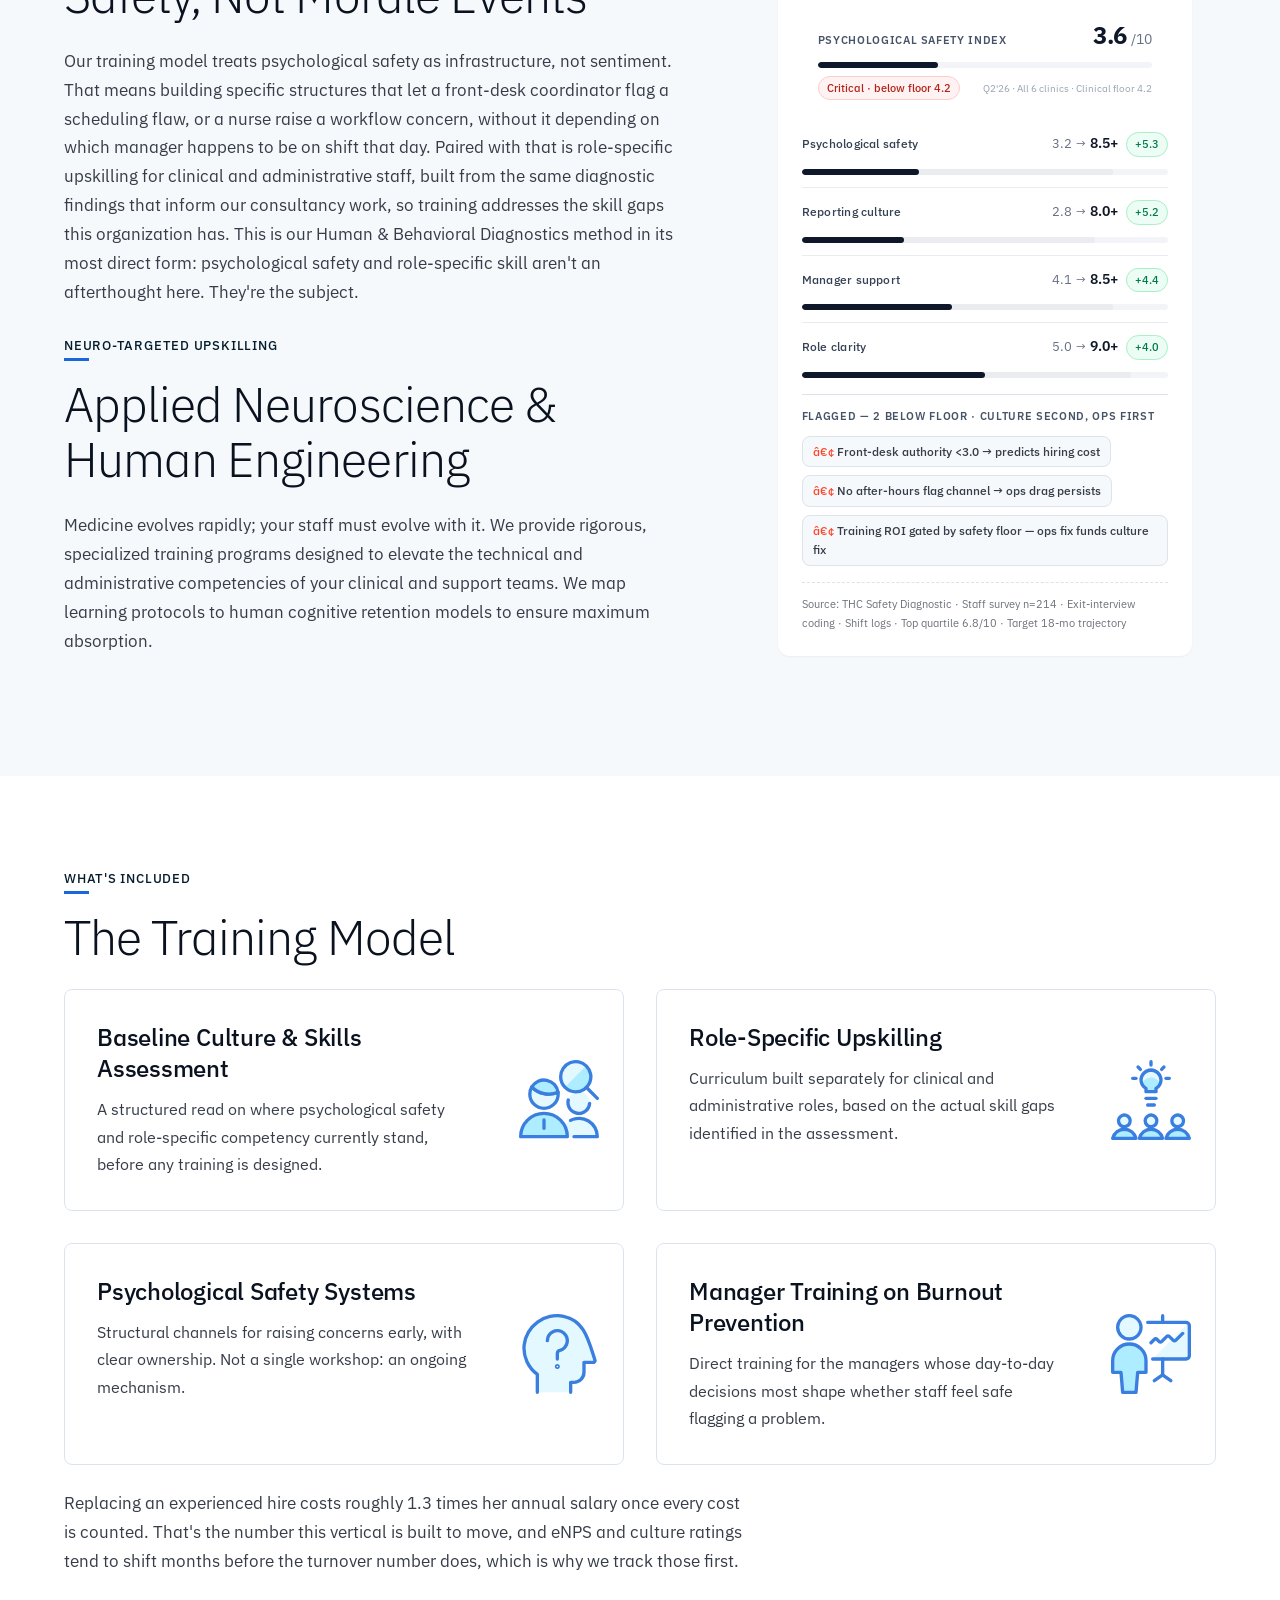
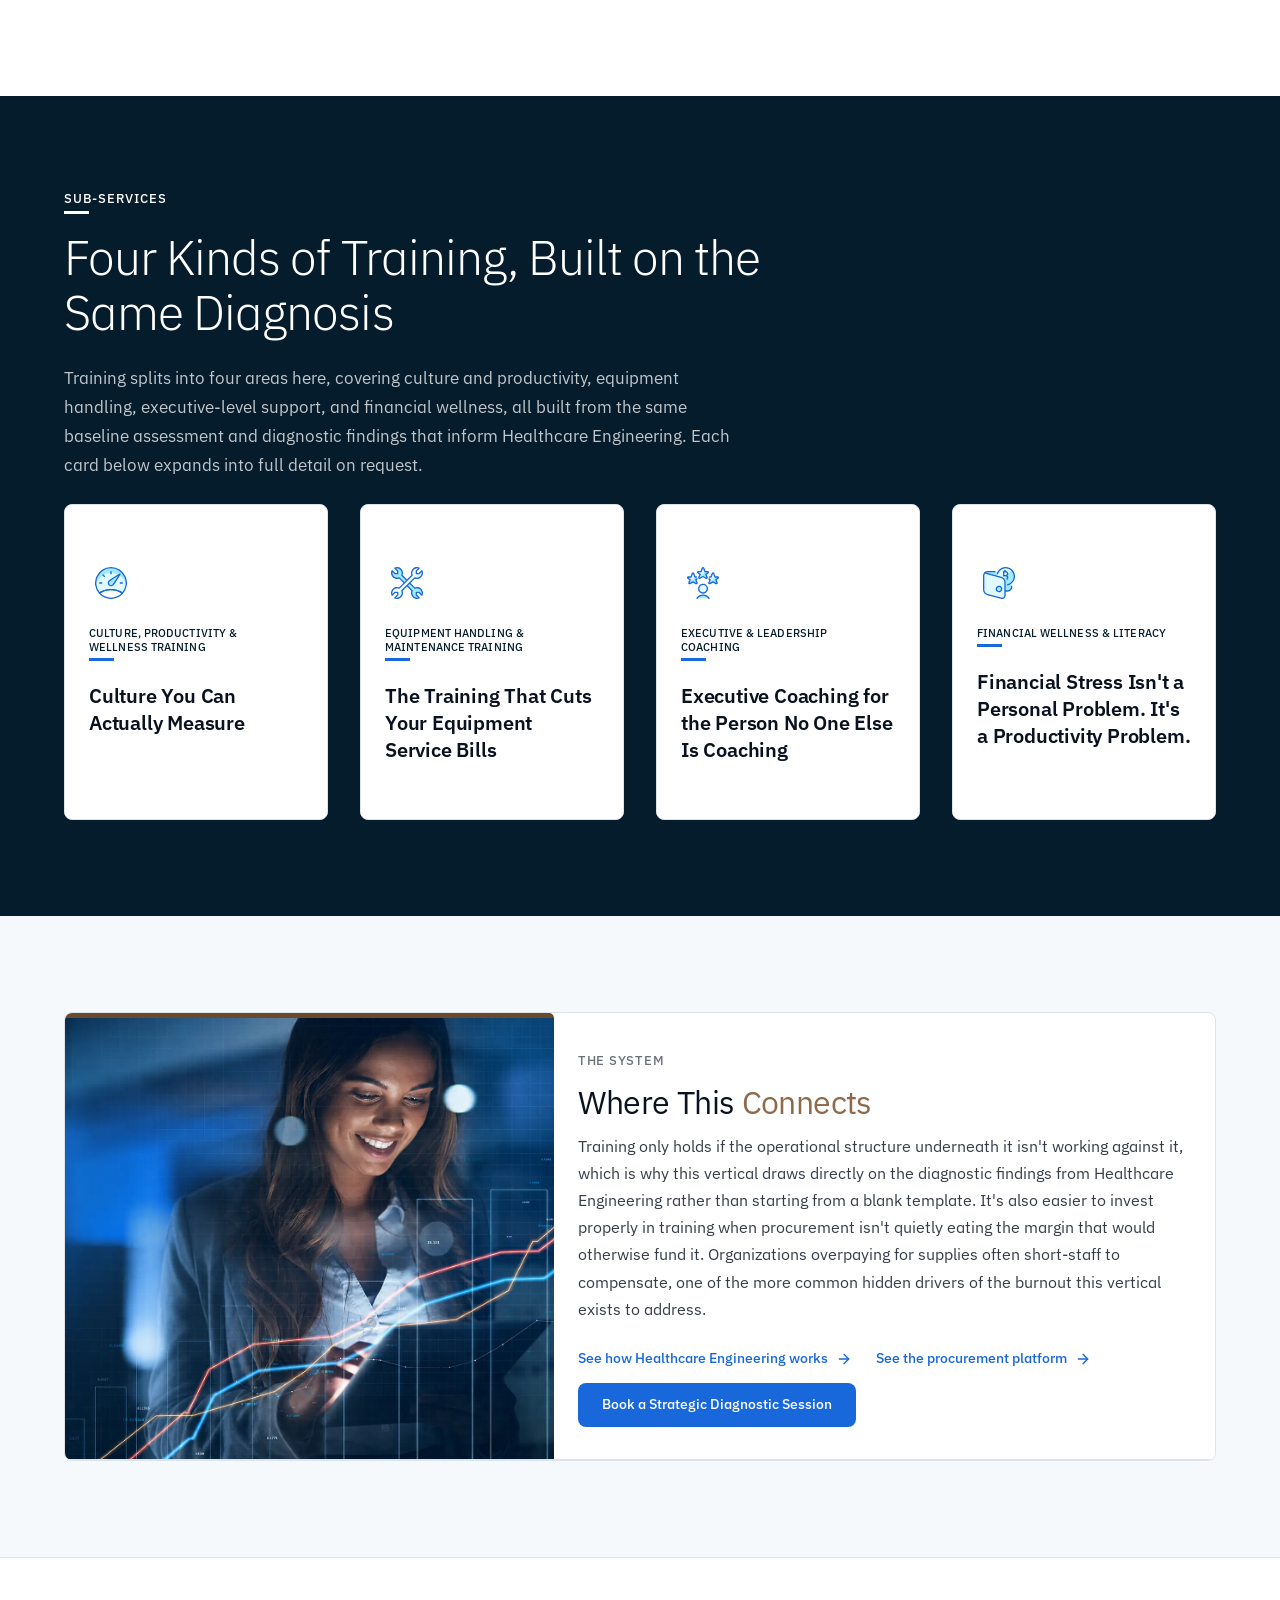
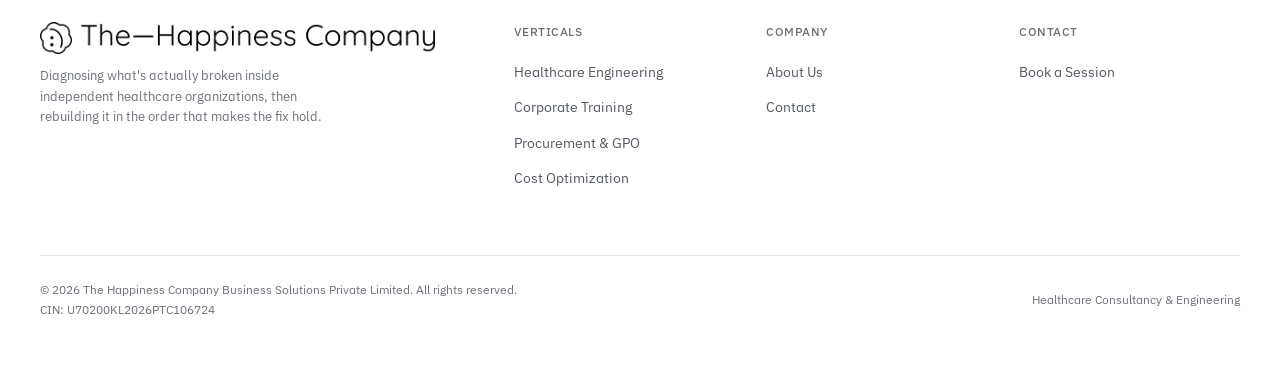
<file: training.html>
<!DOCTYPE html>
<html lang="en">
<head>
  <meta charset="UTF-8">
  <meta name="viewport" content="width=device-width, initial-scale=1.0">
  <title>The Happiness Company Business Solutions Private Limited - BUSINESS ENGINEERING. Don't just grow the business. Engineer it.</title>
  <meta name="description" content="We engineer businesses to perform better, adapt faster and grow sustainably">
  <link rel="stylesheet" href="css/style.css">
  <meta property="og:title" content="BUSINESS ENGINEERING. Don't just grow the business. Engineer it.">
  <meta property="og:description" content="We engineer businesses to perform better, adapt faster and grow sustainably">
  <meta property="og:image" content="assets/shared/logo.svg">
  <meta property="og:type" content="website">
  <link rel="icon" type="image/svg+xml" href="assets/shared/logo.svg">
</head>
<body>
  <a href="#main-content" class="skip-link">Skip to main content</a>

  <nav class="nav">
    <div class="nav-inner">
      <a href="index.html" class="nav-logo">
        <img src="assets/shared/logo.png" width="32" height="32" alt="The Happiness Company Business Solutions Private Limited">
      </a>
      <ul class="nav-links">
        <li><a href="index.html">Home</a></li>
        <li><a href="consultancy.html">Consultancy</a></li>
        <li><a href="training.html" class="active">Training</a></li>
        <li><a href="procurement.html">Procurement</a></li>
        <li><a href="cost-optimization.html">Cost Optimization</a></li>
        <li><a href="about.html">About</a></li>
        <li><a href="contact.html">Contact</a></li>
      </ul>
      <a href="https://zcal.co/happinesscompany/client" target="_blank" rel="noopener" class="btn btn-primary nav-cta">Book a Session</a>
      <button class="nav-mobile-toggle" aria-label="Toggle menu" aria-expanded="false">
        <svg viewBox="0 0 24 24" fill="none" stroke="currentColor" stroke-width="2" stroke-linecap="round" aria-hidden="true">
          <line x1="3" y1="12" x2="21" y2="12"/><line x1="3" y1="6" x2="21" y2="6"/><line x1="3" y1="18" x2="21" y2="18"/>
        </svg>
      </button>
    </div>
  </nav>

  <main id="main-content">

  <!-- ======== HERO ======== -->
  <section class="mesh-hero mesh-hero--bg">
    <div class="hero-bg">
      <img src="assets/training/hero.webp" width="1774" height="887" alt="" fetchpriority="high">
    </div>
    <div class="container">
      <h1 class="display-xxl fade-in">Burnout Isn't a Staffing Problem. It's a Systems Problem.</h1>
      <p class="body-lg hero-subhead fade-in delay-1">Hiring more people doesn't fix a culture where staff are afraid to raise a problem before it becomes a resignation. Our training model rebuilds psychological safety and role-specific skill as a structural system, not a morale event.</p>
      <div class="fade-in delay-2">
        <a href="https://zcal.co/happinesscompany/client" target="_blank" rel="noopener" class="btn btn-primary">Book a Strategic Diagnostic Session</a>
      </div>
    </div>
  </section>

  <!-- ======== DIAGNOSIS ======== -->
  <section class="section">
    <div class="container">
      <div class="thc-lvp thc-lvp--flipped">
        <div class="thc-lvp__decor-top" aria-hidden="true"></div>
        <div class="thc-lvp__image"><img src="assets/training/hr-meeting.webp" width="1140" height="810" alt="HR team meeting" loading="lazy"></div>
        <div class="thc-lvp__border" aria-hidden="true"></div>
        <div class="thc-lvp__content">
          <p class="thc-lvp__eyebrow">The Diagnosis</p>
          <h2 class="thc-lvp__title">What Turnover Actually Costs, and Why <span class="thc-lvp__accent">Perks Don't Touch It</span></h2>
          <p class="thc-lvp__desc">Replacing an experienced clinical hire typically costs somewhere north of a full year of her salary once recruiting, training, and lost productivity during ramp-up are counted, and that's before the disruption to patient continuity. For HR directors and CMOs, the pattern that leads there is familiar: a wellness stipend arrives, attendance at the optional session is thin, and the exit interviews six months later cite the same reasons they always did.</p>
          <p class="thc-lvp__desc">The research on why perks alone don't work is fairly consistent: employees who rate their culture poorly are roughly four times as likely to be job hunting as those who rate it well, a gap that shows up in eNPS and turnover long before it shows up in a resignation letter. Generic wellness perks target symptoms, not structural causes: unclear decision-making authority, no reliable channel to flag a problem before it compounds, and workload design that assumes nothing will go wrong on a given shift.</p>
        </div>
      </div>
    </div>
  </section>

  <!-- ======== REFRAME ======== -->
  <section class="section section-soft">
    <div class="container">
      <div class="method-layout">
        <div class="method-layout__main fade-in">
          <p class="micro-cap section-label">The Reframe</p>
          <h2 class="display-xl section-title">Training Built on Psychological Safety, Not Morale Events</h2>
          <p class="body-lg section-body">Our training model treats psychological safety as infrastructure, not sentiment. That means building specific structures that let a front-desk coordinator flag a scheduling flaw, or a nurse raise a workflow concern, without it depending on which manager happens to be on shift that day. Paired with that is role-specific upskilling for clinical and administrative staff, built from the same diagnostic findings that inform our consultancy work, so training addresses the skill gaps this organization has. This is our Human &amp; Behavioral Diagnostics method in its most direct form: psychological safety and role-specific skill aren't an afterthought here. They're the subject.</p>
          <div class="mt-xxl">
            <p class="micro-cap section-label">Neuro-Targeted Upskilling</p>
            <h3 class="display-xl section-title">Applied Neuroscience &amp; Human Engineering</h3>
            <p class="body-lg section-body">Medicine evolves rapidly; your staff must evolve with it. We provide rigorous, specialized training programs designed to elevate the technical and administrative competencies of your clinical and support teams. We map learning protocols to human cognitive retention models to ensure maximum absorption.</p>
          </div>
        </div>

        <div class="method-layout__aside">
          <div class="fade-scale delay-2">
              <div class="mockup-card">
                <div class="mockup-header">
                  <span class="mockup-header-title">Psychological Safety — As of Q2'26 · n=1,140 responses</span>
                  <span class="mockup-status">Below clinical floor 4.2</span>
                </div>

                <div class="mockup-index">
                  <div class="mockup-index-meta">
                    <span class="mockup-label">Psychological Safety Index</span>
                    <span class="mockup-index-value">3.6<span class="mockup-index-denom">/10</span></span>
                  </div>
                  <div class="mockup-track mockup-track--index">
                    <span class="mockup-track-fill mockup-track-fill--index" style="--w: 36%;"></span>
                  </div>
                  <div class="mockup-index-meta mt-sm">
                    <span class="mockup-index-status mockup-index-status--bad">Critical · below floor 4.2</span>
                    <span class="mockup-index-date">Q2'26 · All 6 clinics · Clinical floor 4.2</span>
                  </div>
                </div>

              <div class="mockup-metrics">
                <div class="mockup-metric">
                  <div class="mockup-metric-head">
                    <span class="mockup-label">Psychological safety</span>
                    <span class="mockup-metric-values"><em>3.2</em><span class="mockup-arrow">→</span><strong>8.5+</strong><span class="mockup-delta mockup-delta--good">+5.3</span></span>
                  </div>
                  <div class="mockup-track">
                    <span class="mockup-track-fill mockup-track-fill--target" style="--w: 85%;"></span>
                    <span class="mockup-track-fill mockup-track-fill--current" style="--w: 32%;"></span>
                  </div>
                </div>
                <div class="mockup-metric">
                  <div class="mockup-metric-head">
                    <span class="mockup-label">Reporting culture</span>
                    <span class="mockup-metric-values"><em>2.8</em><span class="mockup-arrow">→</span><strong>8.0+</strong><span class="mockup-delta mockup-delta--good">+5.2</span></span>
                  </div>
                  <div class="mockup-track">
                    <span class="mockup-track-fill mockup-track-fill--target" style="--w: 80%;"></span>
                    <span class="mockup-track-fill mockup-track-fill--current" style="--w: 28%;"></span>
                  </div>
                </div>
                <div class="mockup-metric">
                  <div class="mockup-metric-head">
                    <span class="mockup-label">Manager support</span>
                    <span class="mockup-metric-values"><em>4.1</em><span class="mockup-arrow">→</span><strong>8.5+</strong><span class="mockup-delta mockup-delta--good">+4.4</span></span>
                  </div>
                  <div class="mockup-track">
                    <span class="mockup-track-fill mockup-track-fill--target" style="--w: 85%;"></span>
                    <span class="mockup-track-fill mockup-track-fill--current" style="--w: 41%;"></span>
                  </div>
                </div>
                <div class="mockup-metric">
                  <div class="mockup-metric-head">
                    <span class="mockup-label">Role clarity</span>
                    <span class="mockup-metric-values"><em>5.0</em><span class="mockup-arrow">→</span><strong>9.0+</strong><span class="mockup-delta mockup-delta--good">+4.0</span></span>
                  </div>
                  <div class="mockup-track">
                    <span class="mockup-track-fill mockup-track-fill--target" style="--w: 90%;"></span>
                    <span class="mockup-track-fill mockup-track-fill--current" style="--w: 50%;"></span>
                  </div>
                </div>
              </div>

              <div class="mockup-divider"></div>

                <div class="mockup-flagged">
                  <span class="mockup-label">Flagged — 2 below floor · Culture second, ops first</span>
                  <span class="mockup-chip">Front-desk authority <3.0 → predicts hiring cost</span>
                  <span class="mockup-chip">No after-hours flag channel → ops drag persists</span>
                  <span class="mockup-chip">Training ROI gated by safety floor — ops fix funds culture fix</span>
                </div>

                <div class="mockup-footnote">Source: THC Safety Diagnostic · Staff survey n=214 · Exit-interview coding · Shift logs · Top quartile 6.8/10 · Target 18-mo trajectory</div>
            </div>
          </div>
        </div>
      </div>
    </div>
  </section>

  <!-- ======== WHAT'S INCLUDED ======== -->
  <section class="section">
    <div class="container">
      <div class="fade-in">
        <p class="micro-cap section-label">What's Included</p>
        <h2 class="display-xl section-title">The Training Model</h2>
      </div>
      <div class="grid-2 stagger-group mt-xl">
        <div class="card card--with-icon glow-card">
          <img class="card-icon" src="assets/training/icon-assessment.svg" alt="Assessment gauge icon" loading="lazy">
          <h3 class="heading-lg card-title">Baseline Culture &amp; Skills Assessment</h3>
          <p class="card-body">A structured read on where psychological safety and role-specific competency currently stand, before any training is designed.</p>
        </div>
        <div class="card card--with-icon glow-card">
          <img class="card-icon" src="assets/training/icon-upskilling.svg" alt="Graduation cap icon" loading="lazy">
          <h3 class="heading-lg card-title">Role-Specific Upskilling</h3>
          <p class="card-body">Curriculum built separately for clinical and administrative roles, based on the actual skill gaps identified in the assessment.</p>
        </div>
        <div class="card card--with-icon glow-card">
          <img class="card-icon" src="assets/training/icon-psych-safety.svg" alt="Shield with heart icon" loading="lazy">
          <h3 class="heading-lg card-title">Psychological Safety Systems</h3>
          <p class="card-body">Structural channels for raising concerns early, with clear ownership. Not a single workshop: an ongoing mechanism.</p>
        </div>
        <div class="card card--with-icon glow-card">
          <img class="card-icon" src="assets/training/icon-manager-training.svg" alt="Mentor and staff icon" loading="lazy">
          <h3 class="heading-lg card-title">Manager Training on Burnout Prevention</h3>
          <p class="card-body">Direct training for the managers whose day-to-day decisions most shape whether staff feel safe flagging a problem.</p>
        </div>
      </div>
      <div class="fade-in mt-xl">
        <p class="body-lg section-body">Replacing an experienced hire costs roughly 1.3 times her annual salary once every cost is counted. That's the number this vertical is built to move, and eNPS and culture ratings tend to shift months before the turnover number does, which is why we track those first.</p>
      </div>
    </div>
  </section>

  <!-- ======== SUB-SERVICES ======== -->
  <section class="section section-dark">
    <div class="container">
      <div class="fade-in">
        <p class="micro-cap section-label">Sub-Services</p>
        <h2 class="display-xl section-title">Four Kinds of Training, Built on the Same Diagnosis</h2>
        <p class="body-lg section-body">Training splits into four areas here, covering culture and productivity, equipment handling, executive-level support, and financial wellness, all built from the same baseline assessment and diagnostic findings that inform Healthcare Engineering. Each card below expands into full detail on request.</p>
      </div>
      <div class="grid-4 stagger-group mt-xl">
        <button type="button" class="sub-card" data-dialog-id="sub-dialog-training-1" aria-haspopup="dialog">
          <span class="sub-card__icon">
            <img src="assets/training/icon-culture.svg" width="24" height="24" alt="" aria-hidden="true" loading="lazy" decoding="async">
          </span>
          <span class="sub-card__tag">Culture, Productivity &amp; Wellness Training</span>
          <span class="sub-card__title">Culture You Can Actually Measure</span>
          <span class="sub-card__arrow"><img src="assets/shared/sub-card-arrow.svg" width="30" height="15" alt="" aria-hidden="true" loading="lazy" decoding="async"></span>
        </button>
        <button type="button" class="sub-card" data-dialog-id="sub-dialog-training-2" aria-haspopup="dialog">
          <span class="sub-card__icon">
            <img src="assets/training/icon-equipment.svg" width="24" height="24" alt="" aria-hidden="true" loading="lazy" decoding="async">
          </span>
          <span class="sub-card__tag">Equipment Handling &amp; Maintenance Training</span>
          <span class="sub-card__title">The Training That Cuts Your Equipment Service Bills</span>
          <span class="sub-card__arrow"><img src="assets/shared/sub-card-arrow.svg" width="30" height="15" alt="" aria-hidden="true" loading="lazy" decoding="async"></span>
        </button>
        <button type="button" class="sub-card" data-dialog-id="sub-dialog-training-3" aria-haspopup="dialog">
          <span class="sub-card__icon">
            <img src="assets/training/icon-leadership.svg" width="24" height="24" alt="" aria-hidden="true" loading="lazy" decoding="async">
          </span>
          <span class="sub-card__tag">Executive &amp; Leadership Coaching</span>
          <span class="sub-card__title">Executive Coaching for the Person No One Else Is Coaching</span>
          <span class="sub-card__arrow"><img src="assets/shared/sub-card-arrow.svg" width="30" height="15" alt="" aria-hidden="true" loading="lazy" decoding="async"></span>
        </button>
        <button type="button" class="sub-card" data-dialog-id="sub-dialog-training-4" aria-haspopup="dialog">
          <span class="sub-card__icon">
            <img src="assets/training/icon-financial.svg" width="24" height="24" alt="" aria-hidden="true" loading="lazy" decoding="async">
          </span>
          <span class="sub-card__tag">Financial Wellness &amp; Literacy</span>
          <span class="sub-card__title">Financial Stress Isn't a Personal Problem. It's a Productivity Problem.</span>
          <span class="sub-card__arrow"><img src="assets/shared/sub-card-arrow.svg" width="30" height="15" alt="" aria-hidden="true" loading="lazy" decoding="async"></span>
        </button>
      </div>

      <dialog class="sub-dialog" id="sub-dialog-training-1" aria-labelledby="sub-dialog-training-1-title">
        <div class="sub-dialog__head">
          <button type="button" class="sub-dialog__close" aria-label="Close dialog">
            <svg width="20" height="20" viewBox="0 0 20 20" fill="none" stroke="currentColor" stroke-width="2" stroke-linecap="round" aria-hidden="true"><line x1="5" y1="5" x2="15" y2="15"/><line x1="15" y1="5" x2="5" y2="15"/></svg>
          </button>
          <p class="micro-cap sub-dialog__tag">Culture, Productivity &amp; Wellness Training</p>
          <h3 id="sub-dialog-training-1-title">Culture You Can Actually Measure</h3>
        </div>
        <div class="sub-dialog__content">
          <div class="sub-dialog__body">
            <p>This covers the training most people picture when they hear "employee training": decision-making, productivity, skill development, and workplace wellness, for clinical and administrative staff alike. Where this differs from a generic corporate wellness program is what it's built on. Culture and engagement get measured on an ongoing basis, not checked once a year, and the measurement tracks both how connected people feel to their work and how they're doing day to day, since those two things move independently and a program that only tracks one misses half the picture.</p>
            <p>The business case for taking this seriously is well established. Employees who rate their workplace culture poorly are roughly four times as likely to be actively job hunting as those who rate it well, and that gap shows up in engagement scores months before it shows up as a resignation. Training here isn't a one-off event. It's tied to the same diagnostic findings that inform Healthcare Engineering, so the skill-building addresses the gaps this specific organization has rather than a generic curriculum built for every hospital at once. This is also where the psychological safety systems and manager training on burnout prevention live: structural channels for raising a concern early, with clear ownership, and direct training for the managers whose daily decisions most shape whether staff feel safe using them.</p>
          </div>
          <div class="mockup-card">
            <div class="mockup-header">
              <span class="mockup-header-title">Culture & Turnover — As of Q2'26 · SHRM n=16,146 · Meta n=8,794</span>
              <span class="mockup-status">2,478 orgs surveyed</span>
            </div>
            <div class="mockup-index">
              <div class="mockup-index-meta">
                <span class="mockup-label">Active job search — poor vs good culture</span>
                <span class="mockup-index-value">57%<span class="mockup-index-denom">/ 15% · 3.8×</span></span>
              </div>
              <div class="mockup-track mockup-track--index">
                <span class="mockup-track-fill mockup-track-fill--index" style="--w: 57%;"></span>
              </div>
              <div class="mockup-index-meta mt-sm">
                <span class="mockup-index-status mockup-index-status--bad">Poor culture 57% actively searching</span>
                <span class="mockup-index-date">Good culture 15% · Signal appears in eNPS months before resignation</span>
              </div>
            </div>
            <div class="mockup-metrics">
              <div class="mockup-metric">
                <div class="mockup-metric-head">
                  <span class="mockup-label">Job-hunt risk</span>
                  <span class="mockup-metric-values"><strong>3.8×</strong><span class="mockup-delta mockup-delta--bad">57% vs 15%</span></span>
                </div>
                <div class="mockup-track"><span class="mockup-track-fill mockup-track-fill--target" style="--w: 100%;"></span><span class="mockup-track-fill mockup-track-fill--current" style="--w: 57%;"></span></div>
              </div>
              <div class="mockup-metric">
                <div class="mockup-metric-head">
                  <span class="mockup-label">Replacement cost per clinical hire</span>
                  <span class="mockup-metric-values"><strong>1.3×</strong><span class="mockup-delta mockup-delta--warn">salary · ramp + productivity</span></span>
                </div>
                <div class="mockup-track"><span class="mockup-track-fill mockup-track-fill--target" style="--w: 100%;"></span><span class="mockup-track-fill mockup-track-fill--current" style="--w: 65%;"></span></div>
              </div>
              <div class="mockup-metric">
                <div class="mockup-metric-head">
                  <span class="mockup-label">Burnout symptoms</span>
                  <span class="mockup-metric-values"><strong>52%</strong><span class="mockup-delta mockup-delta--bad">Meta n=8,794</span></span>
                </div>
                <div class="mockup-track"><span class="mockup-track-fill mockup-track-fill--target" style="--w: 100%;"></span><span class="mockup-track-fill mockup-track-fill--current" style="--w: 52%;"></span></div>
              </div>
              <div class="mockup-metric">
                <div class="mockup-metric-head">
                  <span class="mockup-label">Positive mental health</span>
                  <span class="mockup-metric-values"><strong>68.1%</strong><span class="mockup-delta mockup-delta--good">PeerJ n=578 → lower intent</span></span>
                </div>
                <div class="mockup-track"><span class="mockup-track-fill mockup-track-fill--target" style="--w: 100%;"></span><span class="mockup-track-fill mockup-track-fill--current" style="--w: 68%;"></span></div>
              </div>
            </div>
            <div class="mockup-footnote">Source: SHRM 2026 Global Workplace Culture Report n=16,146 workers + 2,478 employers · Gallup-Meta State of Workplace n=8,794 (52% burnout) · PeerJ 2023 cross-sectional n=578 nurses 68.1% flourishing inversely predicts turnover intent · Zenodo 2025 N=180 Indian hospital nurses — culture & workload predict burnout · Tabular figures; not guarantees for any single facility.</div>
          </div>
          <div class="sub-dialog__section">
            <h4 class="sub-dialog__section-title">Engagement Breakdown</h4>
            <table class="sub-dialog__table">
              <thead>
                <tr><th>Phase</th><th>Focus</th><th>Timeline</th><th>Output</th></tr>
              </thead>
              <tbody>
                <tr><td>1 &middot; Baseline</td><td>Culture &amp; engagement scorecard</td><td>Wk 1&ndash;2</td><td>Baseline scorecard</td></tr>
                <tr><td>2 &middot; Build</td><td>Psychological-safety systems &amp; manager training</td><td>Wk 3&ndash;8</td><td>Training programs</td></tr>
                <tr><td>3 &middot; Roll out</td><td>Role-specific upskilling, clinical &amp; admin</td><td>Months 2&ndash;4</td><td>Live programs</td></tr>
                <tr><td>4 &middot; Measure</td><td>Ongoing engagement tracking, not annual checks</td><td>Quarterly</td><td>Engagement trend</td></tr>
              </tbody>
            </table>
          </div>
          <div class="mockup-card">
            <div class="mockup-header">
              <span class="mockup-header-title">Where Impact Lands — As of Q2'26</span>
              <span class="mockup-status">4 domains · quarterly</span>
            </div>
            <div class="mockup-metrics">
              <div class="mockup-metric">
                <div class="mockup-metric-head">
                  <span class="mockup-label">Psychological safety</span>
                  <span class="mockup-metric-values"><strong>85%</strong><span class="mockup-delta mockup-delta--good">Target trajectory</span></span>
                </div>
                <div class="mockup-track"><span class="mockup-track-fill mockup-track-fill--target" style="--w: 100%;"></span><span class="mockup-track-fill mockup-track-fill--current" style="--w: 85%;"></span></div>
              </div>
              <div class="mockup-metric">
                <div class="mockup-metric-head">
                  <span class="mockup-label">Collaboration</span>
                  <span class="mockup-metric-values"><strong>75%</strong></span>
                </div>
                <div class="mockup-track"><span class="mockup-track-fill mockup-track-fill--target" style="--w: 100%;"></span><span class="mockup-track-fill mockup-track-fill--current" style="--w: 75%;"></span></div>
              </div>
              <div class="mockup-metric">
                <div class="mockup-metric-head">
                  <span class="mockup-label">Decision accuracy</span>
                  <span class="mockup-metric-values"><strong>70%</strong></span>
                </div>
                <div class="mockup-track"><span class="mockup-track-fill mockup-track-fill--target" style="--w: 100%;"></span><span class="mockup-track-fill mockup-track-fill--current" style="--w: 70%;"></span></div>
              </div>
              <div class="mockup-metric">
                <div class="mockup-metric-head">
                  <span class="mockup-label">Turnover reduction signal</span>
                  <span class="mockup-metric-values"><strong>60%</strong><span class="mockup-delta mockup-delta--good">Lagging 2–3 mo</span></span>
                </div>
                <div class="mockup-track"><span class="mockup-track-fill mockup-track-fill--target" style="--w: 100%;"></span><span class="mockup-track-fill mockup-track-fill--current" style="--w: 60%;"></span></div>
              </div>
            </div>
            <div class="mockup-footnote">Source: THC Diagnostic — eNPS & culture ratings shift 2–3 months before turnover; targets gated by safety floor 4.2/10 · Q2'26 methodology.</div>
          </div>
          <div class="sub-dialog__foot">
            <a href="https://zcal.co/happinesscompany/client" target="_blank" rel="noopener" class="btn btn-primary">Book a Strategic Diagnostic Session</a>
            <p class="sub-dialog__foot-note">Programs are built from your baseline scorecard, never from a fixed template.</p>
          </div>
        </div>
      </dialog>

      <dialog class="sub-dialog" id="sub-dialog-training-2" aria-labelledby="sub-dialog-training-2-title">
        <div class="sub-dialog__head">
          <button type="button" class="sub-dialog__close" aria-label="Close dialog">
            <svg width="20" height="20" viewBox="0 0 20 20" fill="none" stroke="currentColor" stroke-width="2" stroke-linecap="round" aria-hidden="true"><line x1="5" y1="5" x2="15" y2="15"/><line x1="15" y1="5" x2="5" y2="15"/></svg>
          </button>
          <p class="micro-cap sub-dialog__tag">Equipment Handling &amp; Maintenance Training</p>
          <h3 id="sub-dialog-training-2-title">The Training That Cuts Your Equipment Service Bills</h3>
        </div>
        <div class="sub-dialog__content">
          <div class="sub-dialog__body">
            <p>Most healthcare equipment failures aren't random. They're the accumulated result of daily handling: a device powered down incorrectly, equipment used outside its recommended operating parameters, small issues left unreported until they become expensive ones. None of that shows up as a training gap until the service bill arrives, and healthcare equipment service, both parts and labor, is expensive by design.</p>
            <p>This training is built directly on our biomedical engineering consulting work, and it's specific to the equipment your facility uses rather than a generic handle-with-care session. Staff learn the manufacturer-specified operating parameters for their specific machines, the early warning signs that predict a failure before it happens, and the reporting habits that turn a small, fixable issue into a five-minute fix instead of a week of downtime. Multiple industry maintenance benchmarks put the gap between reactive repair and properly maintained equipment at roughly 40 to 60 percent in avoided repair and service cost, with broader hospital-facility research putting typical annual maintenance spend at 5 to 10 percent of total equipment value. Even the conservative end of that range is a meaningful line item on a hospital's equipment budget.</p>
          </div>
          <div class="mockup-card">
            <div class="mockup-header">
              <span class="mockup-header-title">Equipment Uptime — As of Q2'26 · BMMP n=7,56,750 · AAMI</span>
              <span class="mockup-status">IPHS 2022 targets</span>
            </div>
            <div class="mockup-index">
              <div class="mockup-index-meta">
                <span class="mockup-label">Preventive vs reactive — service cost</span>
                <span class="mockup-index-value">40–60%<span class="mockup-index-denom">lower</span></span>
              </div>
              <div class="mockup-track mockup-track--index">
                <span class="mockup-track-fill mockup-track-fill--index" style="--w: 50%;"></span>
              </div>
              <div class="mockup-index-meta mt-sm">
                <span class="mockup-index-status">AAMI benchmarking · Range not facility guarantee</span>
                <span class="mockup-index-date">BMMP gap 13–34% non-functional</span>
              </div>
            </div>
            <div class="mockup-metrics">
              <div class="mockup-metric">
                <div class="mockup-metric-head">
                  <span class="mockup-label">DH uptime target</span>
                  <span class="mockup-metric-values"><strong>95%</strong><span class="mockup-delta mockup-delta--good">IPHS</span></span>
                </div>
                <div class="mockup-track"><span class="mockup-track-fill mockup-track-fill--target" style="--w: 100%;"></span><span class="mockup-track-fill mockup-track-fill--current" style="--w: 95%;"></span></div>
              </div>
              <div class="mockup-metric">
                <div class="mockup-metric-head">
                  <span class="mockup-label">CHC uptime target</span>
                  <span class="mockup-metric-values"><strong>90%</strong></span>
                </div>
                <div class="mockup-track"><span class="mockup-track-fill mockup-track-fill--target" style="--w: 100%;"></span><span class="mockup-track-fill mockup-track-fill--current" style="--w: 90%;"></span></div>
              </div>
              <div class="mockup-metric">
                <div class="mockup-metric-head">
                  <span class="mockup-label">PHC uptime target</span>
                  <span class="mockup-metric-values"><strong>80%</strong><span class="mockup-delta mockup-delta--warn">Floor</span></span>
                </div>
                <div class="mockup-track"><span class="mockup-track-fill mockup-track-fill--target" style="--w: 100%;"></span><span class="mockup-track-fill mockup-track-fill--current" style="--w: 80%;"></span></div>
              </div>
              <div class="mockup-metric">
                <div class="mockup-metric-head">
                  <span class="mockup-label">Annual maintenance spend</span>
                  <span class="mockup-metric-values"><strong>5–10%</strong><span class="mockup-delta">of asset value</span></span>
                </div>
                <div class="mockup-track"><span class="mockup-track-fill mockup-track-fill--target" style="--w: 100%;"></span><span class="mockup-track-fill mockup-track-fill--current" style="--w: 10%;"></span></div>
              </div>
            </div>
            <div class="mockup-footnote">Source: MoHFW Biomedical Equipment Maintenance Program n=7,56,750 equipments — 13–34% non-functional across states/IPHS gap · AAMI preventive 40–60% lower lifecycle cost · IPHS 2022 DH95 / CHC90 / PHC80 uptime norms · 5–10% of asset value annual upkeep benchmark.</div>
          </div>
          <div class="sub-dialog__section">
            <h4 class="sub-dialog__section-title">Engagement Breakdown</h4>
            <table class="sub-dialog__table">
              <thead>
                <tr><th>Phase</th><th>Focus</th><th>Timeline</th><th>Output</th></tr>
              </thead>
              <tbody>
                <tr><td>1 &middot; Inventory</td><td>Your machines &amp; their operating parameters</td><td>Wk 1&ndash;2</td><td>Equipment register</td></tr>
                <tr><td>2 &middot; Train</td><td>Handling protocols &amp; early-warning signs</td><td>Wk 3&ndash;6</td><td>Certifications</td></tr>
                <tr><td>3 &middot; Report</td><td>Habits that make small issues five-minute fixes</td><td>Ongoing</td><td>Service-log trend</td></tr>
                <tr><td>4 &middot; Renew</td><td>Certification renewal on your cadence</td><td>Annual</td><td>Renewal schedule</td></tr>
              </tbody>
            </table>
          </div>
          <div class="mockup-card">
            <div class="mockup-header">
              <span class="mockup-header-title">Where Impact Lands — As of Q2'26 · Equipment-specific</span>
              <span class="mockup-status">Never generic</span>
            </div>
            <div class="mockup-metrics">
              <div class="mockup-metric">
                <div class="mockup-metric-head">
                  <span class="mockup-label">Operator confidence</span>
                  <span class="mockup-metric-values"><strong>75%</strong><span class="mockup-delta mockup-delta--good">On certified devices</span></span>
                </div>
                <div class="mockup-track"><span class="mockup-track-fill mockup-track-fill--target" style="--w: 100%;"></span><span class="mockup-track-fill mockup-track-fill--current" style="--w: 75%;"></span></div>
              </div>
              <div class="mockup-metric">
                <div class="mockup-metric-head">
                  <span class="mockup-label">Repair spend cut</span>
                  <span class="mockup-metric-values"><strong>60%</strong><span class="mockup-delta mockup-delta--good">Within AAMI 40–60%</span></span>
                </div>
                <div class="mockup-track"><span class="mockup-track-fill mockup-track-fill--target" style="--w: 100%;"></span><span class="mockup-track-fill mockup-track-fill--current" style="--w: 60%;"></span></div>
              </div>
              <div class="mockup-metric">
                <div class="mockup-metric-head">
                  <span class="mockup-label">Service calls down</span>
                  <span class="mockup-metric-values"><strong>45%</strong></span>
                </div>
                <div class="mockup-track"><span class="mockup-track-fill mockup-track-fill--target" style="--w: 100%;"></span><span class="mockup-track-fill mockup-track-fill--current" style="--w: 45%;"></span></div>
              </div>
              <div class="mockup-metric">
                <div class="mockup-metric-head">
                  <span class="mockup-label">Asset lifespan extension</span>
                  <span class="mockup-metric-values"><strong>+40%</strong></span>
                </div>
                <div class="mockup-track"><span class="mockup-track-fill mockup-track-fill--target" style="--w: 100%;"></span><span class="mockup-track-fill mockup-track-fill--current" style="--w: 40%;"></span></div>
              </div>
            </div>
            <div class="mockup-footnote">Source: THC Service-log trend — small issues → 5-min fixes vs 1-week downtime · Training 100% device-specific · Q2'26.</div>
          </div>
          <div class="sub-dialog__foot">
            <a href="https://zcal.co/happinesscompany/client" target="_blank" rel="noopener" class="btn btn-primary">Book a Strategic Diagnostic Session</a>
            <p class="sub-dialog__foot-note">Certifications are equipment-specific and renewed on your maintenance cadence.</p>
          </div>
        </div>
      </dialog>

      <dialog class="sub-dialog" id="sub-dialog-training-3" aria-labelledby="sub-dialog-training-3-title">
        <div class="sub-dialog__head">
          <button type="button" class="sub-dialog__close" aria-label="Close dialog">
            <svg width="20" height="20" viewBox="0 0 20 20" fill="none" stroke="currentColor" stroke-width="2" stroke-linecap="round" aria-hidden="true"><line x1="5" y1="5" x2="15" y2="15"/><line x1="15" y1="5" x2="5" y2="15"/></svg>
          </button>
          <p class="micro-cap sub-dialog__tag">Executive &amp; Leadership Coaching</p>
          <h3 id="sub-dialog-training-3-title">Executive Coaching for the Person No One Else Is Coaching</h3>
        </div>
        <div class="sub-dialog__content">
          <div class="sub-dialog__body">
            <p>Managers, CEOs, and CXOs are usually the last people in an organization to get structured support, even though the pressure of the role (decision fatigue, isolation, being the person everyone else brings problems to) is real. This is one-on-one and small-group coaching for senior leadership: motivation and stress management, decision-making under pressure, and staying current on the technology and strategic shifts relevant to running a healthcare organization.</p>
            <p>This isn't a niche idea. The global executive coaching and leadership development market is valued at over 100 billion dollars and is one of the faster-growing categories of corporate spending, and roughly a third of Fortune 500 companies now use executive coaching as a standard part of developing senior leaders. The logic is straightforward: an organization invests heavily in training the people who report to a CEO or clinical director, then gives that same leader no equivalent support, despite the fact that their decision-making affects everyone below them. This closes that gap.</p>
          </div>
          <div class="mockup-card">
            <div class="mockup-header">
              <span class="mockup-header-title">Coaching Market — As of Q2'26 · FMI $98.7B · Mordor $8.17B</span>
              <span class="mockup-status">CAGR 10.3–12.69%</span>
            </div>
            <div class="mockup-index">
              <div class="mockup-index-meta">
                <span class="mockup-label">Global coaching & leadership development</span>
                <span class="mockup-index-value">$98.7B<span class="mockup-index-denom">→ $263.2B 2034 · 10.3% CAGR</span></span>
              </div>
              <div class="mockup-track mockup-track--index">
                <span class="mockup-track-fill mockup-track-fill--index" style="--w: 38%;"></span>
              </div>
              <div class="mockup-index-meta mt-sm">
                <span class="mockup-index-status">Mordor Exec Coaching $8.17B → $17.0B · 12.69% CAGR</span>
                <span class="mockup-index-date">Ken India Exec Ed $2.5B FY24 · FMI 10.3%</span>
              </div>
            </div>
            <div class="mockup-metrics">
              <div class="mockup-metric">
                <div class="mockup-metric-head">
                  <span class="mockup-label">Orgs with formal coaching process</span>
                  <span class="mockup-metric-values"><strong>60%</strong><span class="mockup-delta">6 in 10 · SHRM</span></span>
                </div>
                <div class="mockup-track"><span class="mockup-track-fill mockup-track-fill--target" style="--w: 100%;"></span><span class="mockup-track-fill mockup-track-fill--current" style="--w: 60%;"></span></div>
              </div>
              <div class="mockup-metric">
                <div class="mockup-metric-head">
                  <span class="mockup-label">Using external coaches</span>
                  <span class="mockup-metric-values"><strong>80%</strong><span class="mockup-delta mockup-delta--good">Among those with coaching</span></span>
                </div>
                <div class="mockup-track"><span class="mockup-track-fill mockup-track-fill--target" style="--w: 100%;"></span><span class="mockup-track-fill mockup-track-fill--current" style="--w: 80%;"></span></div>
              </div>
              <div class="mockup-metric">
                <div class="mockup-metric-head">
                  <span class="mockup-label">Role-transition coaching</span>
                  <span class="mockup-metric-values"><strong>8%</strong><span class="mockup-delta mockup-delta--warn">Gap vs need</span></span>
                </div>
                <div class="mockup-track"><span class="mockup-track-fill mockup-track-fill--target" style="--w: 100%;"></span><span class="mockup-track-fill mockup-track-fill--current" style="--w: 8%;"></span></div>
              </div>
              <div class="mockup-metric">
                <div class="mockup-metric-head">
                  <span class="mockup-label">Measuring coaching ROI quantitatively</span>
                  <span class="mockup-metric-values"><strong>6%</strong><span class="mockup-delta mockup-delta--bad">Only 6% do</span></span>
                </div>
                <div class="mockup-track"><span class="mockup-track-fill mockup-track-fill--target" style="--w: 100%;"></span><span class="mockup-track-fill mockup-track-fill--current" style="--w: 6%;"></span></div>
              </div>
            </div>
            <div class="mockup-footnote">Source: SHRM 2024 Executive Coaching Survey — 60% formal (6/10), 80% external, 8% transition use, 6% quantify ROI · Ken Research India Executive Education $2.5B FY24 · Mordor Executive Coaching US $8.17B (2024) → $17.0B (2029) CAGR 12.69% · FMI Global Workplace Wellness $98.7B (2024) → $263.2B (2034) CAGR 10.3% · Tabular-nums.</div>
          </div>
          <div class="sub-dialog__section">
            <h4 class="sub-dialog__section-title">What Coaching Covers</h4>
            <ul class="sub-dialog__list">
              <li>Decision-making under pressure</li>
              <li>Stress management</li>
              <li>Technology fluency</li>
            </ul>
          </div>
          <div class="sub-dialog__section">
            <h4 class="sub-dialog__section-title">Engagement Breakdown</h4>
            <table class="sub-dialog__table">
              <thead>
                <tr><th>Phase</th><th>Focus</th><th>Timeline</th><th>Output</th></tr>
              </thead>
              <tbody>
                <tr><td>1 &middot; Assess</td><td>Leadership baseline: decision load &amp; isolation</td><td>Wk 1&ndash;2</td><td>Leader profile</td></tr>
                <tr><td>2 &middot; Coach</td><td>One-on-one &amp; small-group coaching</td><td>Wk 3&ndash;12</td><td>Coaching cadence</td></tr>
                <tr><td>3 &middot; Apply</td><td>Practice on live decisions &amp; org priorities</td><td>Monthly</td><td>Applied decisions</td></tr>
                <tr><td>4 &middot; Review</td><td>Progress review against baseline</td><td>Qtr 1</td><td>Progress report</td></tr>
              </tbody>
            </table>
          </div>
          <div class="mockup-card">
            <div class="mockup-header">
              <span class="mockup-header-title">Where Impact Lands — As of Q2'26</span>
              <span class="mockup-status">Confidential 1:1</span>
            </div>
            <div class="mockup-metrics">
              <div class="mockup-metric">
                <div class="mockup-metric-head">
                  <span class="mockup-label">Decision clarity</span>
                  <span class="mockup-metric-values"><strong>80%</strong><span class="mockup-delta mockup-delta--good">Live decisions</span></span>
                </div>
                <div class="mockup-track"><span class="mockup-track-fill mockup-track-fill--target" style="--w: 100%;"></span><span class="mockup-track-fill mockup-track-fill--current" style="--w: 80%;"></span></div>
              </div>
              <div class="mockup-metric">
                <div class="mockup-metric-head">
                  <span class="mockup-label">Tech fluency</span>
                  <span class="mockup-metric-values"><strong>60%</strong></span>
                </div>
                <div class="mockup-track"><span class="mockup-track-fill mockup-track-fill--target" style="--w: 100%;"></span><span class="mockup-track-fill mockup-track-fill--current" style="--w: 60%;"></span></div>
              </div>
              <div class="mockup-metric">
                <div class="mockup-metric-head">
                  <span class="mockup-label">Isolation down</span>
                  <span class="mockup-metric-values"><strong>50%</strong></span>
                </div>
                <div class="mockup-track"><span class="mockup-track-fill mockup-track-fill--target" style="--w: 100%;"></span><span class="mockup-track-fill mockup-track-fill--current" style="--w: 50%;"></span></div>
              </div>
              <div class="mockup-metric">
                <div class="mockup-metric-head">
                  <span class="mockup-label">Stress load down</span>
                  <span class="mockup-metric-values"><strong>35%</strong></span>
                </div>
                <div class="mockup-track"><span class="mockup-track-fill mockup-track-fill--target" style="--w: 100%;"></span><span class="mockup-track-fill mockup-track-fill--current" style="--w: 35%;"></span></div>
              </div>
            </div>
            <div class="mockup-footnote">Source: THC Coaching baseline vs Q1 progress review · Indian context: Ken $2.5B domestic exec-ed demand aligns with SHRM 80% external coach mix.</div>
          </div>
          <div class="sub-dialog__foot">
            <a href="https://zcal.co/happinesscompany/client" target="_blank" rel="noopener" class="btn btn-primary">Book a Strategic Diagnostic Session</a>
            <p class="sub-dialog__foot-note">Coaching is strictly confidential and never shared with anyone inside your organization.</p>
          </div>
        </div>
      </dialog>

      <dialog class="sub-dialog sub-dialog--branded" id="sub-dialog-training-4" aria-labelledby="sub-dialog-training-4-title">
        <div class="sub-dialog__head">
        <button type="button" class="sub-dialog__close" aria-label="Close dialog">
            <svg width="20" height="20" viewBox="0 0 20 20" fill="none" stroke="currentColor" stroke-width="2" stroke-linecap="round" aria-hidden="true"><line x1="5" y1="5" x2="15" y2="15"/><line x1="15" y1="5" x2="5" y2="15"/></svg>
          </button>
          <a href="https://momentumbmc.github.io/tradeschool/" target="_blank" rel="noopener noreferrer" aria-label="TradeSchool" data-link-token="tradeschool"><img src="assets/training/tradeschool-logo.png" width="1404" height="152" alt="TradeSchool" class="tradeschool-logo"></a>
          <p class="micro-cap sub-dialog__tag">Financial Wellness &amp; Literacy</p>
          <h3 id="sub-dialog-training-4-title">Financial Stress Isn't a Personal Problem. It's a Productivity Problem.</h3>
        </div>
        <div class="sub-dialog__content">
          <div class="sub-dialog__body">
            <p>Physical health, financial health, and mental health don't sit in separate boxes inside a workforce. They move together, and when one gets disrupted, the other two usually follow, along with overall productivity. PwC's Employee Financial Wellness Survey found 59 percent of employees are currently stressed about money, and financially stressed employees are five times more likely to be distracted at work. The same survey found that group also reports significantly worse mental health, worse sleep, and worse physical health than employees without that stress. Treating financial wellness as separate from the rest of employee wellness misses a connection the data is pretty clear about.</p>
            <p>That's why financial wellness sits inside this training vertical instead of being left out or handled as a one-off perk. It runs in three tiers, matched to who each one is for.</p>
          </div>
          <div class="mockup-card">
            <div class="mockup-header">
              <span class="mockup-header-title">Wellness Triad — As of Q2'26 · PwC n=3,637</span>
              <span class="mockup-status">When one breaks, two follow</span>
            </div>
            <div class="sub-dialog__triad" style="margin: 8px auto 0; max-width:420px; height:150px;">
              <svg class="sub-dialog__triad-lines" viewBox="0 0 100 60" preserveAspectRatio="none" aria-hidden="true">
                <line x1="50" y1="12" x2="17" y2="46"></line>
                <line x1="50" y1="12" x2="83" y2="46"></line>
                <line x1="17" y1="46" x2="83" y2="46"></line>
              </svg>
              <span class="sub-dialog__triad-node sub-dialog__triad-node--top" style="background:#FFFFFF; border:1px solid #E6EBF1; box-shadow:0 1px 2px rgba(16,24,40,0.05);">Physical Health</span>
              <span class="sub-dialog__triad-node sub-dialog__triad-node--left" style="background:#FFFFFF; border:1px solid #E6EBF1; box-shadow:0 1px 2px rgba(16,24,40,0.05);">Financial Health</span>
              <span class="sub-dialog__triad-node sub-dialog__triad-node--right" style="background:#FFFFFF; border:1px solid #E6EBF1; box-shadow:0 1px 2px rgba(16,24,40,0.05);">Mental Health</span>
            </div>
            <div class="mockup-footnote" style="margin-top:12px; border-top:1px dashed #E6EBF1; padding-top:12px;">Triad model: PwC links financial stress → 5× distraction, worse sleep & physical health. Tier 1 styling: white #FFFFFF, border #E6EBF1, radius 12px.</div>
          </div>
          <div class="mockup-card">
            <div class="mockup-header">
              <span class="mockup-header-title">Financial Stress & India's OOP Gap — As of Q2'26 · PwC n=3,637 · NHA 440M</span>
              <span class="mockup-status">Indian context: AB PM-JAY</span>
            </div>
            <div class="mockup-index">
              <div class="mockup-index-meta">
                <span class="mockup-label">Employees stressed about finances</span>
                <span class="mockup-index-value">59%<span class="mockup-index-denom">· 5× more distracted</span></span>
              </div>
              <div class="mockup-track mockup-track--index">
                <span class="mockup-track-fill mockup-track-fill--index" style="--w: 59%;"></span>
              </div>
              <div class="mockup-index-meta mt-sm">
                <span class="mockup-index-status mockup-index-status--bad">PwC 2023 n=3,637 US · financial → mental/sleep/physical</span>
                <span class="mockup-index-date">Q2'26 · 67% report worse health when stressed</span>
              </div>
            </div>
            <div class="mockup-metrics">
              <div class="mockup-metric">
                <div class="mockup-metric-head">
                  <span class="mockup-label">Financial stress prevalence</span>
                  <span class="mockup-metric-values"><strong>59%</strong><span class="mockup-delta mockup-delta--bad">PwC</span></span>
                </div>
                <div class="mockup-track"><span class="mockup-track-fill mockup-track-fill--target" style="--w: 100%;"></span><span class="mockup-track-fill mockup-track-fill--current" style="--w: 59%;"></span></div>
              </div>
              <div class="mockup-metric">
                <div class="mockup-metric-head">
                  <span class="mockup-label">Distraction multiplier when stressed</span>
                  <span class="mockup-metric-values"><strong>5×</strong><span class="mockup-delta mockup-delta--bad">vs not stressed</span></span>
                </div>
                <div class="mockup-track"><span class="mockup-track-fill mockup-track-fill--target" style="--w: 100%;"></span><span class="mockup-track-fill mockup-track-fill--current" style="--w: 85%;"></span></div>
              </div>
              <div class="mockup-metric">
                <div class="mockup-metric-head">
                  <span class="mockup-label">India OOP health spend</span>
                  <span class="mockup-metric-values"><strong>39.4%</strong><span class="mockup-delta mockup-delta--good">↓ from ~62% · NHA</span></span>
                </div>
                <div class="mockup-track"><span class="mockup-track-fill mockup-track-fill--target" style="--w: 100%;"></span><span class="mockup-track-fill mockup-track-fill--current" style="--w: 39%;"></span></div>
              </div>
              <div class="mockup-metric">
                <div class="mockup-metric-head">
                  <span class="mockup-label">Ayushman Bharat coverage</span>
                  <span class="mockup-metric-values"><strong>440M</strong><span class="mockup-delta">cards · ~35.7cr families</span></span>
                </div>
                <div class="mockup-track"><span class="mockup-track-fill mockup-track-fill--target" style="--w: 100%;"></span><span class="mockup-track-fill mockup-track-fill--current" style="--w: 67%;"></span></div>
              </div>
            </div>
            <div class="mockup-footnote">Source: PwC 2023 Employee Financial Wellness Survey n=3,637 US — 59% stressed, 5× distraction, 67% report health impact · WHO India OOP 62% (2014) → 39.4% (2022-23) National Health Accounts · NHA Ayushman Bharat PM-JAY ~35.7cr Ayushman cards ≈ 440M beneficiaries (Q2'26) covering 67% of OOP risk cohort · Indian context: financial stress → health-productivity loop in low-insurance settings.</div>
          </div>
          <div class="sub-dialog__section">
            <h4 class="sub-dialog__section-title">Three Tiers, Matched to the Audience</h4>
            <div class="sub-dialog__item">
              <p class="sub-dialog__item-title">Financial Freedom Masterclass</p>
              <p>A foundational session, open to all employees, on what financial freedom means and the habits that build toward it. This is the entry point: framing and a realistic picture of what's achievable, not a product pitch.</p>
            </div>
            <div class="sub-dialog__item">
              <p class="sub-dialog__item-title">Money Management Sessions</p>
              <p>Practical, ongoing sessions on budgeting, debt, and everyday money management, the skills that address the everyday financial stress PwC's data ties directly to workplace distraction. This is the tier most employees will use most often.</p>
            </div>
            <div class="sub-dialog__item">
              <p class="sub-dialog__item-title">Stock Market &amp; HNI-Level Training for Executives</p>
              <p>For senior leadership and high-net-worth employees specifically, delivered through TradeSchool, our dedicated stock market training institute. One-on-one, HNI and institutional-level investment education, built on the same quality-first approach TradeSchool applies to its own clients. Kept deliberately separate from the two tiers above: a different level of financial complexity, for a different audience.</p>
              <div class="mt-lg">
                <a href="https://momentumbmc.github.io/tradeschool/" target="_blank" rel="noopener noreferrer"
                  class="btn btn-primary" data-analytics-link="Promo | Wealth | TradeSchool" data-link-token="tradeschool">Go to Institute<span
                    class="new-window-icon"><svg xmlns="http://www.w3.org/2000/svg" viewBox="0 0 24 24" width="16"
                      height="16" aria-hidden="true">
                      <g fill="none" stroke="currentColor" stroke-width="1.5" stroke-linecap="round"
                        stroke-linejoin="round">
                        <path
                          d="M 10 4 H 6 C 4.9 4 4 4.9 4 6 V 18 C 4 19.1 4.9 20 6 20 H 18 C 19.1 20 20 19.1 20 18 V 12" />
                        <path d="M 9 14 L 19 4" />
                        <path d="M 14 4 L 19 4 L 19 9" />
                      </g>
                    </svg></span><span class="screen-reader-only">(opens in a new tab)</span></a>
              </div>
            </div>
          </div>
          <div class="sub-dialog__section">
            <h4 class="sub-dialog__section-title">Engagement Breakdown</h4>
            <table class="sub-dialog__table">
              <thead>
                <tr><th>Phase</th><th>Focus</th><th>Timeline</th><th>Output</th></tr>
              </thead>
              <tbody>
                <tr><td>1 &middot; Assess</td><td>Financial-stress baseline across the workforce</td><td>Wk 1&ndash;2</td><td>Stress baseline</td></tr>
                <tr><td>2 &middot; Deliver</td><td>Masterclass &amp; Money Management sessions</td><td>Months 1&ndash;3</td><td>Live sessions</td></tr>
                <tr><td>3 &middot; Executive</td><td>Stock market &amp; HNI training via TradeSchool</td><td>Months 2&ndash;4</td><td>Executive cohort</td></tr>
                <tr><td>4 &middot; Track</td><td>Productivity &amp; wellbeing impact review</td><td>Quarterly</td><td>Impact report</td></tr>
              </tbody>
            </table>
          </div>
          <div class="mockup-card">
            <div class="mockup-header">
              <span class="mockup-header-title">Where Impact Lands — As of Q2'26</span>
              <span class="mockup-status">4 domains · mixed cohorts</span>
            </div>
            <div class="mockup-metrics">
              <div class="mockup-metric">
                <div class="mockup-metric-head">
                  <span class="mockup-label">Financial confidence</span>
                  <span class="mockup-metric-values"><strong>60%</strong></span>
                </div>
                <div class="mockup-track"><span class="mockup-track-fill mockup-track-fill--target" style="--w: 100%;"></span><span class="mockup-track-fill mockup-track-fill--current" style="--w: 60%;"></span></div>
              </div>
              <div class="mockup-metric">
                <div class="mockup-metric-head">
                  <span class="mockup-label">Workplace distraction down</span>
                  <span class="mockup-metric-values"><strong>40%</strong><span class="mockup-delta mockup-delta--good">Addresses 5× gap</span></span>
                </div>
                <div class="mockup-track"><span class="mockup-track-fill mockup-track-fill--target" style="--w: 100%;"></span><span class="mockup-track-fill mockup-track-fill--current" style="--w: 40%;"></span></div>
              </div>
              <div class="mockup-metric">
                <div class="mockup-metric-head">
                  <span class="mockup-label">Sleep &amp; health impact down</span>
                  <span class="mockup-metric-values"><strong>45%</strong></span>
                </div>
                <div class="mockup-track"><span class="mockup-track-fill mockup-track-fill--target" style="--w: 100%;"></span><span class="mockup-track-fill mockup-track-fill--current" style="--w: 45%;"></span></div>
              </div>
              <div class="mockup-metric">
                <div class="mockup-metric-head">
                  <span class="mockup-label">Productivity recovery</span>
                  <span class="mockup-metric-values"><strong>55%</strong></span>
                </div>
                <div class="mockup-track"><span class="mockup-track-fill mockup-track-fill--target" style="--w: 100%;"></span><span class="mockup-track-fill mockup-track-fill--current" style="--w: 55%;"></span></div>
              </div>
            </div>
            <div class="mockup-footnote">Source: THC Impact review — productivity & wellbeing quarterly · Indian OOP buffer via Ayushman reduces financial-health shock.</div>
          </div>
          <div class="sub-dialog__foot">
            <a href="https://zcal.co/happinesscompany/client" target="_blank" rel="noopener" class="btn btn-primary">Book a Strategic Diagnostic Session</a>
            <p class="sub-dialog__foot-note">The TradeSchool executive tier stays deliberately separate &mdash; a different level of complexity, for a different audience.</p>
          </div>
        </div>
      </dialog>
    </div>
  </section>



  <!-- ======== SYSTEMIC TIE-IN — THC Value Prop ======== -->
  <section class="section section-soft">
    <div class="container">
      <div class="thc-lvp">
        <div class="thc-lvp__decor-top" aria-hidden="true"></div>
        <div class="thc-lvp__image"><img src="assets/training/team-workshop.webp" width="1140" height="810" alt="Team workshop" loading="lazy"></div>
        <div class="thc-lvp__border" aria-hidden="true"></div>
        <div class="thc-lvp__content">
          <p class="thc-lvp__eyebrow">The System</p>
          <h2 class="thc-lvp__title">Where This <span class="thc-lvp__accent">Connects</span></h2>
          <p class="thc-lvp__desc">Training only holds if the operational structure underneath it isn't working against it, which is why this vertical draws directly on the diagnostic findings from Healthcare Engineering rather than starting from a blank template. It's also easier to invest properly in training when procurement isn't quietly eating the margin that would otherwise fund it. Organizations overpaying for supplies often short-staff to compensate, one of the more common hidden drivers of the burnout this vertical exists to address.</p>
          <div class="thc-lvp__links">
            <a href="consultancy.html" class="thc-lvp__link">See how Healthcare Engineering works
              <svg viewBox="0 0 24 24" fill="none" stroke="currentColor" stroke-width="2" stroke-linecap="round" stroke-linejoin="round"><line x1="5" y1="12" x2="19" y2="12"/><polyline points="12 5 19 12 12 19"/></svg>
            </a>
            <a href="procurement.html" class="thc-lvp__link">See the procurement platform
              <svg viewBox="0 0 24 24" fill="none" stroke="currentColor" stroke-width="2" stroke-linecap="round" stroke-linejoin="round"><line x1="5" y1="12" x2="19" y2="12"/><polyline points="12 5 19 12 12 19"/></svg>
            </a>
          </div>
          <a class="thc-lvp__cta" href="https://zcal.co/happinesscompany/client" target="_blank" rel="noopener">Book a Strategic Diagnostic Session</a>
        </div>
      </div>
    </div>
  </section>

  </main>

  <footer class="footer">
    <div class="footer-inner">
      <div class="footer-grid">
        <div class="footer-brand">
          <a href="index.html" class="nav-logo">
            <img src="assets/shared/logoname.png" width="1726" height="140" alt="The Happiness Company Business Solutions Private Limited" loading="lazy" decoding="async">
          </a>
          <p>Diagnosing what's actually broken inside independent healthcare organizations, then rebuilding it in the order that makes the fix hold.</p>
        </div>
        <div class="footer-col">
          <h4>Verticals</h4>
          <ul>
            <li><a href="consultancy.html">Healthcare Engineering</a></li>
            <li><a href="training.html">Corporate Training</a></li>
            <li><a href="procurement.html">Procurement & GPO</a></li>
            <li><a href="cost-optimization.html">Cost Optimization</a></li>
          </ul>
        </div>
        <div class="footer-col">
          <h4>Company</h4>
          <ul>
            <li><a href="about.html">About Us</a></li>
            <li><a href="contact.html">Contact</a></li>
          </ul>
        </div>
        <div class="footer-col">
          <h4>Contact</h4>
          <ul>
            <li><a href="https://zcal.co/happinesscompany/client" target="_blank" rel="noopener">Book a Session</a></li>
          </ul>
        </div>
      </div>
      <div class="footer-bottom">
        <span>&copy; 2026 The Happiness Company Business Solutions Private Limited. All rights reserved.<br>CIN: U70200KL2026PTC106724</span>
        <span>Healthcare Consultancy &amp; Engineering</span>
      </div>
    </div>
  </footer>

  <script src="js/main.js" defer></script>
</body>
</html>
</file>
<file: css/style.css>
/* ============================================================
   The Happiness Company Business Solutions Private Limited â€” Stripe-Inspired Design System v2
   ============================================================ */

@import url('https://fonts.googleapis.com/css2?family=IBM+Plex+Sans:ital,wght@0,100;0,200;0,300;0,400;0,500;0,600;0,700;1,100;1,200;1,300;1,400;1,500;1,600&display=swap');
@import url('thc-value-prop.css');
@import url('jpm-hero.css');

:root {
  /* ==============================================================
     REBRAND CONTRACT â€” edit ONLY these 3 master colour names to
     restyle every page. Each scale below derives itself
     automatically from them, so a rebrand is a 3-line change:
       --brand-primary    primary brand colour   (buttons, links, fills)
       --brand-secondary  deep brand navy        (dark sections, footer, navy tints)
       --brand-accent     accent colour          (highlights, CTAs)
     ============================================================== */
  --brand-primary: #1868DB;
  --brand-secondary: #051C2C;
  --brand-accent: #FF462D;

  /* ---- Fixed neutrals (brand-independent; keep AA) ---- */
  --brand-white: #ffffff;
  --brand-black: #0a1220;
  /* ink base â€” near-black */

  /* ---- Primary brand scale (derived from --brand-primary) ---- */
  --primary: var(--brand-primary);
  /* base */
  --primary-bright: color-mix(in srgb, var(--brand-primary) 90%, var(--brand-white));
  /* ~#2f77de bright action blue */
  --primary-soft: color-mix(in srgb, var(--brand-primary) 76%, var(--brand-white));
  /* ~#4f8ce4 lighter blue */
  --primary-deep: color-mix(in srgb, var(--brand-primary) 84%, var(--brand-black));
  /* ~#1456b8 hover */
  --primary-press: color-mix(in srgb, var(--brand-primary) 60%, var(--brand-black));
  /* ~#0e3e85 active */
  --primary-bg-subdued: color-mix(in srgb, var(--brand-primary) 10%, var(--brand-white));
  /* ~#e8f0fb soft fill */

  /* ---- Text scale (fixed neutrals Â· every tier â‰¥4.5:1 on white) ---- */
  --ink: var(--brand-black);
  /* ~#0a1220 Â· 18.8:1 AAA */
  --ink-secondary: color-mix(in srgb, var(--brand-black) 82%, var(--brand-white));
  /* ~#363c48 Â· ~11:1 AAA */
  --ink-mute-2: color-mix(in srgb, var(--brand-black) 70%, var(--brand-white));
  /* ~#545962 Â· ~7:1 AAA */
  --ink-mute: color-mix(in srgb, var(--brand-black) 60%, var(--brand-white));
  /* ~#6c7179 Â· 4.9:1 AA floor */
  --micro-cap-color: var(--brand-secondary);
  /* micro-cap labels â€” navy, white on dark */
  --micro-cap-underline: var(--primary);
  /* micro-cap underline â€” primary blue, white on dark */

  /* ---- Dark brand navy tints (derived from --brand-secondary) ---- */
  --brand-dark-900: var(--brand-secondary);
  /* darkest navy */
  --brand-navy: color-mix(in srgb, var(--brand-secondary) 72%, var(--brand-primary));
  /* ~#0a315d navy chips */
  --brand-core: color-mix(in srgb, var(--brand-secondary) 93%, var(--brand-primary));
  /* ~#06304f */

  /* ---- Accent scale (derived from --brand-accent) ---- */
  --ruby: var(--brand-accent);
  /* accent base */
  --accent-text: color-mix(in srgb, var(--brand-accent) 45%, var(--brand-black));
  /* dark accent, readable on white */
  --magenta: color-mix(in srgb, var(--brand-accent) 77%, var(--brand-white));
  /* ~#ff7161 warm highlight */
  --sky-soft: color-mix(in srgb, var(--brand-primary) 42%, var(--brand-white));
  /* ~#9ec0f0 light blue */

  /* ---- On-dark surfaces (fixed alpha overlays) ---- */
  --on-dark-secondary: rgba(255, 255, 255, 0.75);
  --on-dark-faint: rgba(255, 255, 255, 0.1);
  --on-dark-chip: rgba(255, 255, 255, 0.12);
  --on-dark-chip-hover: rgba(255, 255, 255, 0.18);
  --on-dark-chip-text: #eaf0f9;
  --on-dark-close: rgba(255, 255, 255, 0.22);
  --overlay-soft: rgba(255, 255, 255, 0.15);

  /* ---- Nav surfaces (fixed glass alphas) ---- */
  --nav-glass: rgba(255, 255, 255, 0.7);
  --nav-solid: rgba(255, 255, 255, 0.96);

  /* ---- Mesh gradient colours (hero artwork Â· fixed by design) ---- */
  --mesh-cream: #f5e9d4;
  --mesh-orange: #fed7aa;
  --mesh-blue-light: #bbd4f7;
  --mesh-blue-mid: #7aaeed;
  --mesh-coral: #ff8a75;

  /* ---- Surfaces ---- */
  --on-primary: var(--brand-white);
  --canvas: var(--brand-white);
  --canvas-soft: #f6f9fc;
  --canvas-glass: rgba(255, 255, 255, 0.94);
  --hairline: #dce3eb;
  --track-bg: #edf1f6;
  --border-color: var(--border-color);
  --gradient-primary: linear-gradient(90deg, var(--primary), var(--primary-soft));
  --font-sans: 'IBM Plex Sans', 'SF Pro Display', system-ui, -apple-system, sans-serif;
  --space-xs: 4px;
  --space-sm: 8px;
  --space-md: 12px;
  --space-lg: 16px;
  --space-xl: 24px;
  --space-xxl: 32px;
  --space-huge: 64px;
  /* Corner radius â€” change --radius once to restyle every corner site-wide */
  --radius: 8px;
  --radius-lg: var(--radius);
  --radius-card: var(--radius);
  --radius-btn: var(--radius);
  --radius-img: var(--radius);
  --radius-pill: 999px;
  --btn-height: 44px;
  --shadow-sm: rgba(5, 28, 44, 0.08) 0 1px 3px;
  --shadow-md: rgba(5, 28, 44, 0.08) 0 8px 24px, rgba(5, 28, 44, 0.04) 0 2px 6px;
  --shadow-lg: rgba(5, 28, 44, 0.12) 0 16px 48px, rgba(5, 28, 44, 0.06) 0 4px 12px;
  --ease-out: cubic-bezier(0.16, 1, 0.3, 1);
  --container-max: 1200px;
  --nav-height: 64px;
}

*,
*::before,
*::after {
  margin: 0;
  padding: 0;
  box-sizing: border-box;
}

html {
  scroll-behavior: smooth;
  -webkit-font-smoothing: antialiased;
  -moz-osx-font-smoothing: grayscale;
}

body {
  font-family: var(--font-sans);
  font-weight: 400;
  font-size: 16px;
  line-height: 1.7;
  color: var(--ink);
  background: var(--canvas);
  font-feature-settings: 'ss01' on;
  overflow-x: hidden;
}

img {
  max-width: 100%;
  display: block;
}

a {
  color: var(--primary);
  text-decoration: none;
  transition: color 0.2s var(--ease-out);
}

a:hover {
  color: var(--primary-deep);
}

/* --- Typography --- */
.display-xxl {
  font-size: clamp(32px, 2.5vw + 24px, 64px);
  font-weight: 300;
  line-height: 1.08;
  letter-spacing: -0.03em;
}

.display-xl {
  font-size: 48px;
  font-weight: 300;
  line-height: 1.15;
  letter-spacing: -0.96px;
}

.heading-lg {
  font-size: 24px;
  font-weight: 500;
  line-height: 1.3;
  letter-spacing: -0.22px;
}

.heading-md {
  font-size: 18px;
  font-weight: 500;
  line-height: 1.3;
  letter-spacing: -0.2px;
}

.body-lg {
  font-size: 17px;
  font-weight: 400;
  line-height: 1.7;
  letter-spacing: 0;
}

p.hero-subhead {
  font-size: clamp(15px, 0.5vw + 13px, 20px);
}

.body-md {
  font-size: 16px;
  font-weight: 400;
  line-height: 1.7;
  letter-spacing: 0;
}

.caption {
  font-size: 13px;
  font-weight: 400;
  line-height: 1.5;
  letter-spacing: 0;
}

.micro-cap {
  font-size: 13px;
  font-weight: 500;
  line-height: 1.15;
  letter-spacing: 0.06em;
  text-transform: uppercase;
  color: var(--micro-cap-color);
}

.micro-cap::after {
  content: '';
  display: block;
  width: 25px;
  height: 3px;
  margin-top: 4px;
  background: var(--micro-cap-underline);
}

.section-dark .micro-cap,
.sub-dialog__head .micro-cap {
  --micro-cap-color: var(--on-primary);
  --micro-cap-underline: var(--on-primary);
}

/* --- Container --- */
.container {
  max-width: var(--container-max);
  margin: 0 auto;
  padding: 0 var(--space-xl);
}

/* --- Navbar --- */
.nav {
  position: fixed;
  top: 0;
  left: 0;
  right: 0;
  height: var(--nav-height);
  z-index: 1000;
  transition: background 0.4s var(--ease-out), box-shadow 0.4s var(--ease-out), backdrop-filter 0.4s var(--ease-out);
  background: var(--nav-glass);
  backdrop-filter: blur(16px);
  -webkit-backdrop-filter: blur(16px);
}

.nav.scrolled {
  background: var(--nav-solid);
  box-shadow: 0 1px 3px color-mix(in srgb, var(--ink) 8%, transparent);
}

.nav-inner {
  max-width: var(--container-max);
  margin: 0 auto;
  padding: 0 var(--space-xl);
  display: flex;
  align-items: center;
  justify-content: space-between;
  height: 100%;
}

.nav-logo {
  display: flex;
  align-items: center;
  gap: var(--space-sm);
  font-size: 18px;
  font-weight: 500;
  color: var(--ink);
  text-decoration: none;
  letter-spacing: -0.3px;
  flex-shrink: 0;
}

.nav-links {
  display: flex;
  align-items: center;
  gap: var(--space-xxl);
  list-style: none;
}

.nav-links a {
  font-size: 14px;
  font-weight: 400;
  color: var(--ink-mute-2);
  text-decoration: none;
  transition: color 0.2s var(--ease-out);
  white-space: nowrap;
  position: relative;
}

.nav-links a::after {
  content: '';
  position: absolute;
  bottom: -4px;
  left: 0;
  width: 0;
  height: 1.5px;
  background: var(--primary);
  transition: width 0.3s var(--ease-out);
}

.nav-links a:hover::after,
.nav-links a.active::after {
  width: 100%;
}

.nav-links a:hover,
.nav-links a.active {
  color: var(--ink);
}

.nav-cta {
  flex-shrink: 0;
}

.nav-mobile-toggle {
  display: none;
  background: none;
  border: none;
  cursor: pointer;
  padding: var(--space-sm);
  color: var(--ink);
}

.nav-mobile-toggle svg {
  width: 24px;
  height: 24px;
}

/* --- Buttons --- */
.btn {
  display: inline-flex;
  align-items: center;
  justify-content: center;
  font-family: var(--font-sans);
  font-size: 16px;
  font-weight: 500;
  line-height: 1;
  letter-spacing: 0;
  height: var(--btn-height);
  padding: 0 24px;
  border-radius: var(--radius-btn);
  border: none;
  cursor: pointer;
  transition: background 0.25s var(--ease-out), box-shadow 0.25s var(--ease-out), transform 0.25s var(--ease-out), color 0.25s var(--ease-out);
  text-decoration: none;
  white-space: nowrap;
  position: relative;
  overflow: hidden;
}

.btn::after {
  content: '';
  position: absolute;
  inset: 0;
  background: var(--overlay-soft);
  opacity: 0;
  transition: opacity 0.3s var(--ease-out);
}

.btn:hover::after {
  opacity: 1;
}

.btn-primary {
  background: var(--primary);
  color: var(--on-primary);
}

.btn-primary:hover {
  background: var(--primary-deep);
  color: var(--on-primary);
  transform: translateY(-1px);
  box-shadow: 0 4px 12px color-mix(in srgb, var(--primary) 30%, transparent);
}

.btn-primary:active {
  background: var(--primary-press);
  transform: translateY(0);
}

/* --- Button arrow (Stripe-style hover arrow) --- */
.btn-arrow svg {
  margin-left: 8px;
  stroke: currentColor;
  fill: none;
  stroke-width: 2px;
  stroke-linecap: round;
  stroke-linejoin: round;
  flex-shrink: 0;
}

.btn-arrow .arrow-line {
  opacity: 0;
  transition: opacity 150ms cubic-bezier(0.215, 0.61, 0.355, 1);
}

.btn-arrow .arrow-tip {
  transform: translateX(0);
  transition: transform 150ms cubic-bezier(0.215, 0.61, 0.355, 1);
}

.btn-arrow:hover .arrow-line,
.panel-card:hover .btn-arrow .arrow-line {
  opacity: 1;
}

.btn-arrow:hover .arrow-tip,
.panel-card:hover .btn-arrow .arrow-tip {
  transform: translateX(3px);
}

/* --- Gradient Mesh Hero --- */
.mesh-hero {
  position: relative;
  padding-top: calc(var(--nav-height) + var(--space-huge));
  padding-bottom: var(--space-huge);
  overflow: hidden;
  background: var(--canvas);
}

.mesh-bg {
  position: absolute;
  inset: 0;
  z-index: 0;
  overflow: hidden;
  will-change: transform;
}

.mesh-bg::before {
  content: '';
  position: absolute;
  top: -30%;
  left: -15%;
  width: 130%;
  height: 90%;
  background:
    radial-gradient(ellipse 70% 55% at 15% 30%, var(--mesh-cream) 0%, transparent 55%),
    radial-gradient(ellipse 55% 45% at 35% 20%, var(--mesh-orange) 0%, transparent 45%),
    radial-gradient(ellipse 45% 45% at 55% 10%, var(--mesh-blue-light) 0%, transparent 50%),
    radial-gradient(ellipse 50% 50% at 70% 25%, var(--mesh-blue-mid) 0%, transparent 50%),
    radial-gradient(ellipse 40% 40% at 30% 60%, var(--primary) 0%, transparent 50%),
    radial-gradient(ellipse 35% 35% at 60% 65%, var(--ruby) 0%, transparent 45%),
    radial-gradient(ellipse 30% 30% at 80% 50%, var(--mesh-coral) 0%, transparent 40%);
  filter: blur(70px);
  opacity: 0.55;
  animation: mesh-shift 12s ease-in-out 1;
  will-change: transform;
}

@keyframes mesh-shift {
  0% {
    transform: scale(1) rotate(0deg) translate(0, 0);
  }

  33% {
    transform: scale(1.04) rotate(0.8deg) translate(1%, -1%);
  }

  66% {
    transform: scale(0.98) rotate(-0.4deg) translate(-1%, 0.5%);
  }

  100% {
    transform: scale(1.02) rotate(-0.6deg) translate(0.5%, -0.5%);
  }
}

.mesh-hero>.container {
  position: relative;
  z-index: 1;
}

.mesh-hero h1 {
  max-width: 760px;
  margin-bottom: var(--space-xl);
}

.mesh-hero .hero-subhead {
  max-width: 680px;
  color: var(--ink-secondary);
  margin-bottom: var(--space-xxl);
}

.mesh-hero .hero-cta-support {
  margin-top: var(--space-md);
  font-size: 13px;
  color: var(--ink-mute);
}

.hero-image-wrap {
  position: relative;
  border-radius: var(--radius-img);
  overflow: hidden;
  box-shadow: var(--shadow-lg);
}

.hero-image-wrap img {
  width: 100%;
  height: 400px;
  object-fit: cover;
  transition: transform 0.8s var(--ease-out);
}

.hero-image-wrap:hover img {
  transform: scale(1.03);
}

/* --- Hero Visual (image beside text on larger screens) --- */
.hero-split {
  display: grid;
  grid-template-columns: 1fr 1fr;
  gap: var(--space-huge);
  align-items: center;
}

.mesh-hero--full {
  padding: 0;
}

.mesh-hero--full .hero-text-col .container {
  padding-left: calc(var(--space-xl) * 2.5);
  padding-right: 0;
}

.hero-split--full {
  gap: 0;
  align-items: stretch;
  min-height: 600px;
  position: relative;
  z-index: 1;
  grid-template-columns: 1fr;
}

.hero-text-col {
  display: flex;
  align-items: center;
  padding: calc(var(--nav-height) + var(--space-huge)) 0 var(--space-huge) 0;
}

.hero-text-col .container {
  width: 100%;
}

.hero-text-col h1 {
  max-width: 600px;
}

.hero-text-col .hero-subhead {
  max-width: 480px;
}

.hero-video {
  position: absolute;
  inset: 0;
  width: 100%;
  height: 100%;
  object-fit: cover;
  z-index: 0;
  background: var(--brand-dark-900);
}

.mesh-hero--full .hero-text-col h1,
.mesh-hero--full .hero-text-col .hero-subhead,
.mesh-hero--full .hero-text-col .hero-cta-support {
  color: var(--on-primary);
}

/* --- Hero: full-bleed background image (product pages) --- */
.mesh-hero--bg {
  display: flex;
  align-items: center;
  min-height: 550px;
  background: var(--brand-dark-900);
}

.mesh-hero--bg>.container {
  width: 100%;
}

.hero-bg {
  position: absolute;
  inset: 0;
  z-index: 0;
  overflow: hidden;
  background: var(--brand-dark-900);
}

.hero-bg img {
  width: 100%;
  height: 100%;
  object-fit: cover;
}

.hero-bg::after {
  content: '';
  position: absolute;
  inset: 0;
  background: linear-gradient(90deg,
      color-mix(in srgb, var(--brand-dark-900) 60%, transparent) 0%,
      transparent 100%);
}

.mesh-hero--bg h1 {
  color: var(--on-primary);
}

.mesh-hero--bg .hero-subhead {
  color: var(--on-primary);
  max-width: 620px;
}

/* --- Sections --- */
.section {
  padding: 96px 0;
}

.section-soft {
  background: var(--canvas-soft);
}

.section-dark {
  background: var(--brand-dark-900);
  color: var(--on-primary);
}

.section-label {
  margin-bottom: var(--space-lg);
}

.section-title {
  margin-bottom: var(--space-xl);
  max-width: 760px;
}

.section-body {
  max-width: 680px;
  color: var(--ink-secondary);
  margin-bottom: var(--space-xl);
}

.section-dark .section-body {
  color: var(--on-dark-secondary);
}

/* --- Business Wireframe (About) â€” Tier 1 light-ground hairline card system --- */
.wireframe-section {
  overflow: hidden;
  background: var(--canvas);
}

.wireframe-section.wireframe--tier1 {
  background: var(--canvas);
}

.wireframe-section.wireframe--tier1 .micro-cap {
  --micro-cap-color: var(--ink-mute);
  --micro-cap-underline: var(--primary);
}

.wireframe-section.wireframe--tier1 .section-title {
  color: var(--ink);
}

.wireframe-section.wireframe--tier1 .section-body {
  color: var(--ink-secondary);
}

.wireframe-figure {
  margin-top: 48px;
}

.wireframe-figure svg {
  display: block;
  width: 100%;
  height: auto;
  font-family: var(--font-sans);
}

.wireframe-figure .wireframe-mobile {
  display: none;
}

/* --- Cards --- */
.card {
  position: relative;
  background: var(--canvas);
  border-radius: var(--radius-lg);
  padding: var(--space-xxl);
  border: 1px solid var(--hairline);
  transition: box-shadow 0.4s var(--ease-out), transform 0.4s var(--ease-out);
  will-change: transform;
}

.card-icon {
  position: absolute;
  top: 50%;
  right: var(--space-xl);
  transform: translateY(-50%);
  width: 80px;
  height: auto;
  display: block;
  opacity: 0.85;
}

.card:hover {
  box-shadow: var(--shadow-md);
  transform: translateY(-3px);
}

.card--with-icon {
  padding-right: 150px;
}

/* --- Glow border card (two-colour gradient edge, mouse-follow) --- */
.glow-card {
  position: relative;
}

.glow-card::before {
  content: "";
  position: absolute;
  inset: 0;
  border-radius: inherit;
  padding: 1px;
  background: radial-gradient(140px circle at var(--mx, 50%) var(--my, 50%), var(--brand-primary) 0%, var(--brand-primary) 100%);
  -webkit-mask: linear-gradient(#000 0 0) content-box, linear-gradient(#000 0 0);
  -webkit-mask-composite: xor;
  mask: linear-gradient(#000 0 0) content-box, linear-gradient(#000 0 0);
  mask-composite: exclude;
  opacity: 0;
  transition: opacity 0.3s var(--ease-out);
  pointer-events: none;
  z-index: 1;
}

.glow-card:hover::before {
  opacity: 1;
}

.glow-card:hover {
  border-color: transparent;
}

.card-body {
  color: var(--ink-secondary);
  font-size: 16px;
  font-weight: 400;
  line-height: 1.7;
}

.card-title {
  margin-bottom: var(--space-md);
}

/* --- Grid --- */
.grid-2 {
  display: grid;
  grid-template-columns: 1fr 1fr;
  gap: var(--space-xxl);
}

.grid-3 {
  display: grid;
  grid-template-columns: 1fr 1fr 1fr;
  gap: var(--space-xxl);
}

.grid-4 {
  display: grid;
  grid-template-columns: 1fr 1fr 1fr 1fr;
  gap: var(--space-xxl);
}

/* --- Sub-Service Cards (Flowbase-style card + dialog popup) --- */
.sub-card {
  appearance: none;
  border: 1px solid var(--hairline);
  background: var(--canvas);
  border-radius: var(--radius-card);
  padding: calc(var(--space-xxl) + var(--space-xl)) var(--space-xl);
  text-align: left;
  cursor: pointer;
  font-family: var(--font-sans);
  color: var(--ink);
  display: flex;
  flex-direction: column;
  align-items: flex-start;
  gap: var(--space-lg);
  position: relative;
  overflow: hidden;
  width: 100%;
  min-height: 260px;
  transition: background 0.5s var(--ease-out), box-shadow 0.5s var(--ease-out),
    transform 0.5s var(--ease-out), border-color 0.5s var(--ease-out), color 0.5s var(--ease-out);
}

.sub-card:hover {
  background: var(--primary);
  border-color: var(--primary);
  color: var(--on-primary);
  box-shadow: var(--shadow-md);
  transform: translateY(-4px);
}

.sub-card__icon {
  flex: none;
  display: grid;
  place-items: center;
  overflow: hidden;
  width: 44px;
  height: 44px;
  border-radius: var(--radius-lg);
  color: var(--primary-deep);
  transition: background 0.5s var(--ease-out), color 0.5s var(--ease-out),
    opacity 0.45s var(--ease-out), transform 0.45s var(--ease-out);
}

.sub-card__icon svg,
.sub-card__icon img {
  display: block;
  width: 32px;
  height: 32px;
}

.sub-card:hover .sub-card__icon {
  opacity: 0;
  transform: translateY(-100%);
  background: var(--on-dark-chip-hover);
  color: var(--on-primary);
}

.sub-card__tag {
  display: inline-block;
  color: var(--brand-secondary);
  font-size: 11px;
  font-weight: 500;
  letter-spacing: 0.1px;
  text-transform: uppercase;
  padding: 5px 10px 5px 0;
  border-radius: var(--radius-lg);
  transition: color 0.5s var(--ease-out), transform 0.45s var(--ease-out);
}

.sub-card__tag::after {
  content: '';
  display: block;
  width: 25px;
  height: 3px;
  background: var(--micro-cap-underline);
  margin-top: 4px;
  transition: background 0.5s var(--ease-out);
}

.sub-card:hover .sub-card__tag {
  color: var(--on-primary);
}

.sub-card:hover .sub-card__tag::after {
  background: var(--on-primary);
}

.sub-card:hover .sub-card__tag {
  transform: translateY(-60px);
}

.sub-card__title {
  font-size: 20px;
  font-weight: 600;
  line-height: 1.35;
  letter-spacing: -0.2px;
  transition: color 0.5s var(--ease-out), transform 0.45s var(--ease-out);
}

.sub-card:hover .sub-card__title {
  transform: translateY(-60px);
}

.sub-card__arrow {
  position: absolute;
  right: var(--space-xl);
  bottom: var(--space-xl);
  color: var(--on-primary);
  opacity: 0;
  transform: translateY(24px);
  transition: opacity 0.45s var(--ease-out), transform 0.45s var(--ease-out);
}

.sub-card__arrow img {
  display: block;
}

.sub-card:hover .sub-card__arrow {
  opacity: 1;
  transform: translateY(0);
}

/* --- Sub-Service Dialog (executive brief popup) --- */
.sub-dialog {
  border: none;
  background: var(--canvas);
  border-radius: var(--radius-card);
  padding: 0;
  max-width: 760px;
  width: calc(100% - var(--space-xxl));
  box-shadow: var(--shadow-lg);
  position: fixed;
  inset: 0;
  margin: auto;
  display: flex;
  flex-direction: column;
  max-height: calc(100vh - 48px);
  overflow: hidden;
}

.sub-dialog:not([open]) {
  display: none;
}

.sub-dialog::before {
  content: '';
  position: absolute;
  top: 0;
  left: 0;
  right: 0;
  height: 3px;
  z-index: 2;
  background: var(--gradient-primary);
}

.sub-dialog[open] {
  animation: dialog-in 0.3s var(--ease-out);
}

.sub-dialog::backdrop {
  background: color-mix(in srgb, var(--ink) 55%, transparent);
  backdrop-filter: blur(4px);
  -webkit-backdrop-filter: blur(4px);
}

.sub-dialog__head {
  flex: none;
  background: linear-gradient(210deg, var(--brand-navy) 0%, var(--brand-dark-900) 62%);
  padding: var(--space-xxl) var(--space-xxl) calc(var(--space-xl) + 4px);
  color: var(--on-primary);
}

.sub-dialog__head .sub-dialog__tag {
  margin-bottom: var(--space-md);
  background: var(--on-dark-chip);
}

.sub-dialog__head h3 {
  margin-bottom: var(--space-md);
  max-width: 560px;
  font-size: 26px;
  line-height: 1.25;
  letter-spacing: -0.4px;
  color: var(--on-primary);
}

.sub-dialog__content {
  flex: 1 1 auto;
  min-height: 0;
  overflow-y: auto;
  padding: var(--space-xxl) var(--space-xxl) calc(var(--space-xl) + 4px);
}

.sub-dialog__close {
  position: absolute;
  top: var(--space-xl);
  right: var(--space-xl);
  z-index: 2;
  width: 34px;
  height: 34px;
  border-radius: var(--radius-pill);
  display: grid;
  place-items: center;
  background: var(--on-dark-faint);
  border: none;
  cursor: pointer;
  color: var(--on-primary);
  padding: 0;
  transition: background 0.25s var(--ease-out);
}

.sub-dialog__close:hover {
  background: var(--on-dark-close);
  color: var(--on-primary);
}

.sub-dialog__close svg {
  display: block;
}

.sub-dialog__body {
  color: var(--ink-secondary);
  font-size: 15px;
  line-height: 1.7;
  margin-bottom: var(--space-xl);
}

.sub-dialog__body p+p {
  margin-top: var(--space-md);
}

.sub-dialog__metrics {
  display: grid;
  grid-template-columns: repeat(3, 1fr);
  gap: var(--space-lg);
  margin-bottom: var(--space-xl);
}

.sub-dialog__metric,
.sub-dialog__stat,
.sub-dialog__range,
.method-layout__aside,
.panel-card,
.mockup-index {
  border: 1px solid var(--hairline);
  border-radius: var(--radius-lg);
}

.sub-dialog__metric {
  padding: var(--space-lg);
  background: var(--canvas);
  box-shadow: var(--shadow-sm);
}

.sub-dialog__metric-value {
  display: block;
  font-size: 26px;
  font-weight: 600;
  letter-spacing: -0.4px;
  color: var(--primary);
  margin-bottom: var(--space-xs);
  line-height: 1.1;
}

.sub-dialog__metric-label {
  display: block;
  font-size: 11px;
  font-weight: 500;
  letter-spacing: 0.08em;
  text-transform: uppercase;
  color: var(--ink-mute);
}

.sub-dialog__section {
  margin-bottom: var(--space-xl);
}

.sub-dialog__section-title {
  font-size: 12px;
  font-weight: 600;
  letter-spacing: 0.1em;
  text-transform: uppercase;
  color: var(--ink-mute);
  margin-bottom: var(--space-md);
}

.sub-dialog__table {
  width: 100%;
  border-collapse: collapse;
  font-size: 13.5px;
}

.sub-dialog__table th {
  text-align: left;
  font-size: 11px;
  font-weight: 600;
  letter-spacing: 0.08em;
  text-transform: uppercase;
  color: var(--ink-mute);
  padding: var(--space-sm) var(--space-md);
  background: var(--canvas-soft);
  border-bottom: 1px solid var(--hairline);
}

.sub-dialog__table th:first-child {
  border-radius: var(--radius-lg) 0 0 var(--radius-lg);
}

.sub-dialog__table th:last-child {
  border-radius: 0 var(--radius-lg) var(--radius-lg) 0;
}

.sub-dialog__table td {
  padding: var(--space-md);
  vertical-align: top;
  color: var(--ink-secondary);
  border-bottom: 1px solid var(--hairline);
  line-height: 1.5;
}

.sub-dialog__table tbody tr:hover td {
  background: var(--primary-bg-subdued);
}

.sub-dialog__table td:first-child {
  font-weight: 600;
  color: var(--ink);
  white-space: nowrap;
}

.sub-dialog__chart {
  display: flex;
  flex-direction: column;
  gap: var(--space-md);
}

.sub-dialog__bar {
  display: grid;
  grid-template-columns: 150px 1fr 44px;
  gap: var(--space-md);
  align-items: center;
}

.sub-dialog__bar-label {
  font-size: 13px;
  font-weight: 500;
  color: var(--ink);
}

.sub-dialog__bar-track {
  height: 8px;
  border-radius: var(--radius-pill);
  background: var(--track-bg);
  overflow: hidden;
}

.sub-dialog__bar-fill {
  display: block;
  height: 100%;
  width: var(--w);
  border-radius: var(--radius-pill);
  background: var(--gradient-primary);
  transform-origin: left center;
}

.sub-dialog__bar-fill--accent {
  background: linear-gradient(90deg, var(--ruby), var(--magenta));
}

.sub-dialog[open] .sub-dialog__bar-fill {
  animation: bar-grow 0.9s var(--ease-out) both;
}

.sub-dialog[open] .sub-dialog__bar-fill--accent {
  animation-delay: 0.15s;
}

.sub-dialog__bar-value {
  font-size: 12.5px;
  font-weight: 600;
  color: var(--ink);
  text-align: right;
}

.sub-dialog__caption {
  font-size: 12px;
  color: var(--ink-mute);
  line-height: 1.55;
  margin-top: var(--space-md);
}

.sub-dialog__stat {
  background: linear-gradient(135deg, var(--canvas-soft), var(--canvas));
  padding: var(--space-xl);
  box-shadow: var(--shadow-sm);
}

.sub-dialog__stat-value {
  display: block;
  font-size: 44px;
  font-weight: 600;
  letter-spacing: -1px;
  color: var(--primary);
  line-height: 1;
  margin-bottom: var(--space-sm);
}

.sub-dialog__stat-label {
  display: block;
  font-size: 14px;
  line-height: 1.6;
  color: var(--ink-secondary);
  max-width: 46ch;
}

.sub-dialog__stat-source {
  display: block;
  margin-top: var(--space-md);
  font-size: 11.5px;
  color: var(--ink-mute);
}

.sub-dialog__list {
  margin: 0;
  padding: 0;
  list-style: none;
  display: flex;
  flex-direction: column;
  gap: var(--space-sm);
}

.sub-dialog__list li {
  position: relative;
  padding-left: calc(var(--space-lg) + 6px);
  font-size: 14px;
  color: var(--ink-secondary);
  line-height: 1.5;
}

.sub-dialog__list li::before {
  content: '';
  position: absolute;
  left: 0;
  top: var(--space-sm);
  width: 8px;
  height: 8px;
  border-radius: var(--radius-pill);
  background: var(--primary);
}

.sub-dialog__item+.sub-dialog__item {
  margin-top: var(--space-lg);
  padding-top: var(--space-lg);
  border-top: 1px solid var(--hairline);
}

.sub-dialog__item-title {
  font-size: 14px;
  font-weight: 600;
  color: var(--ink);
  margin-bottom: var(--space-xs);
}

.sub-dialog__item p:last-child {
  color: var(--ink-secondary);
  font-size: 14px;
  line-height: 1.6;
  margin: 0;
}

.sub-dialog__triad {
  position: relative;
  height: 150px;
  max-width: 420px;
  margin: 0 auto;
}

.sub-dialog__triad-lines {
  position: absolute;
  inset: 0;
  width: 100%;
  height: 100%;
}

.sub-dialog__triad-lines line {
  stroke: var(--hairline);
  stroke-width: 1.5;
}

.sub-dialog__triad-node {
  position: absolute;
  transform: translate(-50%, -50%);
  background: var(--canvas);
  border: 1px solid var(--hairline);
  border-radius: var(--radius-pill);
  padding: 10px 18px;
  font-size: 13.5px;
  font-weight: 600;
  color: var(--ink);
  box-shadow: var(--shadow-sm);
  white-space: nowrap;
}

.sub-dialog__triad-node--top {
  left: 50%;
  top: 22%;
}

.sub-dialog__triad-node--left {
  left: 12%;
  top: 78%;
}

.sub-dialog__triad-node--right {
  left: 88%;
  top: 78%;
}

.sub-dialog__range {
  background: var(--canvas);
  padding: var(--space-xl) var(--space-lg) var(--space-lg);
  box-shadow: var(--shadow-sm);
}

.sub-dialog__range-scale {
  position: relative;
  height: 40px;
}

.sub-dialog__range-scale::before {
  content: '';
  position: absolute;
  left: 0;
  right: 0;
  top: var(--space-sm);
  height: 10px;
  border-radius: var(--radius-pill);
  background: var(--track-bg);
}

.sub-dialog__range-fill {
  position: absolute;
  top: var(--space-sm);
  height: 10px;
  left: var(--from);
  width: calc(var(--to) - var(--from));
  border-radius: var(--radius-pill);
}

.sub-dialog__range-fill--core {
  background: var(--gradient-primary);
}

.sub-dialog__range-fill--tier {
  background: linear-gradient(90deg, color-mix(in srgb, var(--primary) 28%, transparent), color-mix(in srgb, var(--primary) 18%, transparent));
}

.sub-dialog__range-mark {
  position: absolute;
  top: calc(var(--space-xl) + 2px);
  transform: translateX(-50%);
  font-size: 11px;
  font-weight: 600;
  color: var(--ink-mute);
}

.sub-dialog__range-legend {
  display: flex;
  flex-wrap: wrap;
  gap: var(--space-sm) var(--space-xl);
  border-top: 1px solid var(--hairline);
  padding-top: var(--space-md);
  font-size: 12px;
  color: var(--ink-secondary);
}

.sub-dialog__range-key {
  display: inline-flex;
  align-items: center;
  gap: var(--space-sm);
}

.sub-dialog__range-swatch {
  display: inline-block;
  width: 14px;
  height: 8px;
  border-radius: var(--radius-pill);
  flex: none;
}

.sub-dialog__range-swatch--core {
  background: var(--gradient-primary);
}

.sub-dialog__range-swatch--tier {
  background: color-mix(in srgb, var(--primary) 28%, transparent);
}

.tradeschool-logo {
  display: inline-block;
  height: 30px;
  width: auto;
  vertical-align: middle;
  margin: 0 4px;
}

.sub-dialog--branded .sub-dialog__head {
  position: relative;
}

.sub-dialog--branded .tradeschool-logo {
  display: block;
  height: 24px;
  width: auto;
  margin: 0 0 var(--space-xl);
}

.sub-dialog__foot {
  display: flex;
  align-items: center;
  justify-content: space-between;
  gap: var(--space-lg);
  border-top: 1px solid var(--hairline);
  padding-top: var(--space-xl);
}

.sub-dialog__foot .btn {
  flex: none;
}

.sub-dialog__foot-note {
  font-size: 12.5px;
  color: var(--ink-mute);
  line-height: 1.5;
  flex: 1 1 auto;
  min-width: 0;
}

@keyframes bar-grow {
  from {
    transform: scaleX(0);
  }
}

@keyframes dialog-in {
  from {
    opacity: 0;
    transform: translateY(12px) scale(0.98);
  }

  to {
    opacity: 1;
    transform: none;
  }
}

/* --- Method Layout (split: intro + steps | sticky mockup) --- */
.method-layout {
  display: grid;
  grid-template-columns: minmax(0, 1.15fr) minmax(0, 0.85fr);
  gap: var(--space-huge);
  align-items: start;
}

.method-layout__aside {
  position: sticky;
  top: calc(var(--nav-height) + var(--space-xl));
  padding: var(--space-xl);
  background: var(--canvas-soft);
  border: 1px solid var(--border-color);
  border-radius: 12px;
}

.method-layout__aside .mockup-card {
  border: 1px solid var(--border-color);
  box-shadow: 0 1px 2px rgba(16, 24, 40, 0.05);
  background: var(--canvas);
}

/* --- Method Steps --- */
.method-step {
  position: relative;
  padding-left: var(--space-xxl);
}

.method-step::before {
  content: '';
  position: absolute;
  left: 0;
  top: var(--space-xs);
  width: 8px;
  height: 8px;
  border-radius: var(--radius-pill);
  background: var(--primary);
  transition: transform 0.3s var(--ease-out);
}

.method-step:hover::before {
  transform: scale(1.5);
}

.method-step+.method-step {
  margin-top: var(--space-xl);
}

.method-step h3 {
  margin-bottom: var(--space-sm);
}

.method-step p {
  color: var(--ink-secondary);
}

/* --- Phase List --- */
.phase-item {
  padding: var(--space-xl);
  border-left: 2px solid var(--hairline);
  transition: border-color 0.3s var(--ease-out), background 0.3s var(--ease-out);
  border-radius: 0 var(--radius-lg) var(--radius-lg) 0;
}

.phase-item:hover {
  border-left-color: var(--primary);
  background: var(--primary-bg-subdued);
}

.phase-item+.phase-item {
  margin-top: var(--space-md);
}

.phase-item h3 {
  margin-bottom: var(--space-xs);
}

.phase-item p {
  color: var(--ink-secondary);
}

.phase-item .phase-label {
  display: inline-block;
  background: var(--primary-bg-subdued);
  color: var(--primary-deep);
  font-size: 10px;
  font-weight: 400;
  letter-spacing: 0.1px;
  text-transform: uppercase;
  padding: 4px 8px;
  border-radius: var(--radius-lg);
  margin-bottom: var(--space-sm);
}

/* --- Links --- */
.link-arrow {
  display: inline-flex;
  align-items: center;
  gap: var(--space-xs);
  font-size: 15px;
  font-weight: 400;
  color: var(--primary);
  transition: gap 0.25s var(--ease-out), color 0.2s var(--ease-out);
}

.link-arrow:hover {
  gap: var(--space-sm);
  color: var(--primary-deep);
}

.link-arrow svg {
  width: 16px;
  height: 16px;
  transition: transform 0.25s var(--ease-out);
}

.link-arrow:hover svg {
  transform: translateX(3px);
}

/* --- CTA Section --- */
.cta-section {
  text-align: center;
  padding: var(--space-huge) 0;
}

.cta-section h2 {
  margin-bottom: var(--space-lg);
}

.cta-section p {
  color: var(--ink-secondary);
  max-width: 560px;
  margin: 0 auto var(--space-xl);
}

.cta-section .btn {
  font-size: 17px;
  padding: 0 28px;
}

/* --- CTA Section (solid brand navy variant) --- */
.cta-navy {
  background: var(--brand-secondary);
}

.cta-navy h2 {
  color: var(--on-primary);
}

.cta-navy p {
  color: var(--on-dark-secondary);
}

.cta-navy .btn-primary {
  background: var(--canvas);
  color: var(--ink);
  box-shadow: var(--shadow-md);
}

.cta-navy .btn-primary:hover {
  background: var(--canvas-soft);
  color: var(--ink);
  transform: translateY(-1px);
  box-shadow: var(--shadow-lg);
}

/* --- Industry Fold (tabbed showcase) --- */
.industry-fold {
  position: relative;
  margin-top: var(--space-huge);
}

.tabs {
  display: flex;
  gap: var(--space-xxl);
  border-bottom: 1px solid var(--border-color);
}

.tab {
  appearance: none;
  background: none;
  border: 0;
  cursor: pointer;
  font-family: var(--font-sans);
  font-size: 15px;
  font-weight: 600;
  color: var(--ink-mute);
  padding: var(--space-md) 0;
  margin-bottom: -1px;
  border-bottom: 1.5px solid transparent;
  transition: color 220ms cubic-bezier(0.23, 1, 0.32, 1), border-color 220ms cubic-bezier(0.23, 1, 0.32, 1);
}

.tab:hover {
  color: var(--ink);
}

.tab[aria-selected="true"] {
  color: var(--ink);
  border-bottom-color: #0F172A;
}

.panels {
  margin-top: var(--space-xxl);
}

.panel {
  display: none;
  position: relative;
}

.panel.is-active {
  display: grid;
  grid-template-columns: 7fr 5fr;
  gap: 0;
  align-items: center;
  animation: panel-in 0.22s cubic-bezier(0.23, 1, 0.32, 1);
  background: linear-gradient(90deg, transparent 0 calc(58% - 16px), color-mix(in srgb, var(--primary) 6%, var(--canvas-soft)) calc(58% + 16px) 100%);
}

.panel>img {
  display: block;
  width: 100%;
  aspect-ratio: 4 / 3;
  height: auto;
  object-fit: cover;
  border-radius: 12px 0 0 12px;
  border: 1px solid var(--border-color);
  border-right: none;
}

.panel-card {
  position: relative;
  z-index: 1;
  width: 100%;
  max-width: 100%;
  min-height: auto;
  display: flex;
  flex-direction: column;
  justify-content: center;
  padding: 32px;
  overflow: hidden;
  background: transparent;
  border: none;
  border-radius: 0;
  box-shadow: none;
}

.panel-card h3 {
  font-size: 24px;
  line-height: 1.25;
  margin-bottom: var(--space-md);
}

.panel-card h3 .text-primary {
  color: #6B4A2B;
}

.panel-card p {
  color: var(--ink-secondary);
  margin-bottom: var(--space-md);
}

.panel-card .btn {
  align-self: flex-start;
  padding: 0 16px;
}

.fold-arrow {
  --fold-arrow-size: 36px;
  --fold-arrow-gap: var(--space-md);
  --fold-arrow-nudge: 3px;
  --fold-arrow-glass: rgba(255, 255, 255, 0.4);
  position: absolute;
  right: var(--space-lg);
  z-index: 5;
  width: var(--fold-arrow-size);
  height: var(--fold-arrow-size);
  display: grid;
  place-items: center;
  border: 1px solid var(--border-color);
  border-radius: var(--radius-pill);
  background: #FFFFFF;
  box-shadow: 0 1px 2px rgba(16, 24, 40, 0.05);
  color: var(--ink);
  cursor: pointer;
  opacity: 1;
  visibility: visible;
  pointer-events: auto;
  transition: border-color 220ms cubic-bezier(0.23, 1, 0.32, 1), background 220ms cubic-bezier(0.23, 1, 0.32, 1), color 220ms cubic-bezier(0.23, 1, 0.32, 1);
}

.fold-arrow svg {
  stroke: currentColor;
  fill: none;
  stroke-width: 2px;
  stroke-linecap: round;
  stroke-linejoin: round;
  width: 24px;
  height: 24px;
}

.fold-arrow--prev {
  top: calc(50% - var(--fold-arrow-gap) - var(--fold-arrow-size));
  --fold-arrow-nudge: -3px;
}

.fold-arrow--next {
  top: calc(50% + var(--fold-arrow-gap));
  --fold-arrow-nudge: 3px;
}

.industry-fold:hover .fold-arrow,
.fold-arrow:focus-visible {
  opacity: 1;
  visibility: visible;
  pointer-events: auto;
}

.fold-arrow:hover {
  border-color: #0F172A;
  background: #FFFFFF;
  color: var(--ink);
}

.fold-arrow:active {
  background: var(--brand-primary);
  color: var(--on-primary);
}

.industry-fold:hover .fold-arrow svg {
  animation: fold-arrow-nudge 1.6s var(--ease-out) 2;
}

@keyframes fold-arrow-nudge {

  0%,
  100% {
    transform: translateX(0);
  }

  50% {
    transform: translateX(var(--fold-arrow-nudge));
  }
}

@keyframes panel-in {
  from {
    opacity: 0;
    transform: translateY(12px);
  }

  to {
    opacity: 1;
    transform: none;
  }
}

/* --- Stats / Counters --- */
.stats-grid {
  display: grid;
  grid-template-columns: repeat(4, 1fr);
  gap: var(--space-xxl);
  text-align: center;
}

.stat-value {
  font-size: 42px;
  font-weight: 300;
  line-height: 1;
  letter-spacing: -1px;
  color: var(--primary);
  margin-bottom: var(--space-sm);
  font-variant-numeric: tabular-nums;
  font-feature-settings: 'tnum' on;
}

.stat-label {
  font-size: 14px;
  color: var(--ink-mute);
  line-height: 1.4;
}

/* ============================================================
   EXECUTIVE DIAGNOSTIC COCKPIT â€” Tier 1 Corporate / Fintech
   Only used on index.html between hero and content sections
   ============================================================ */
.exec-cockpit {
  background: var(--canvas);
  border: 1px solid var(--hairline);
  border-radius: var(--radius);
  box-shadow: 0 2px 16px rgba(5, 28, 44, 0.05), 0 1px 2px rgba(5, 28, 44, 0.04);
  overflow: hidden;
  font-family: var(--font-sans);
}

.exec-cockpit__header {
  display: flex;
  justify-content: space-between;
  align-items: center;
  padding: 13px 24px;
  background: color-mix(in srgb, var(--brand-secondary) 3%, var(--canvas));
  border-bottom: 1px solid var(--hairline);
  gap: 12px;
  flex-wrap: wrap;
}

.exec-cockpit__badge {
  display: inline-flex;
  align-items: center;
  gap: 8px;
}

.exec-cockpit__dot {
  width: 7px;
  height: 7px;
  background: #10B981;
  border-radius: 50%;
  box-shadow: 0 0 0 3px rgba(16, 185, 129, .18);
  animation: execPulse 2.4s ease-in-out infinite;
  flex-shrink: 0;
}

@keyframes execPulse {

  0%,
  100% {
    box-shadow: 0 0 0 3px rgba(16, 185, 129, .18);
  }

  50% {
    box-shadow: 0 0 0 6px rgba(16, 185, 129, .06);
  }
}

.exec-cockpit__badge-text {
  font-size: 11px;
  font-weight: 600;
  text-transform: uppercase;
  letter-spacing: 0.09em;
  color: var(--ink-secondary);
}

.exec-cockpit__meta {
  font-size: 12px;
  color: var(--ink-mute);
  letter-spacing: 0.01em;
}

.exec-cockpit__grid {
  display: grid;
  grid-template-columns: repeat(4, 1fr);
  background: var(--hairline);
  gap: 1px;
}

.exec-card {
  background: var(--canvas);
  padding: 22px 20px 18px;
  display: flex;
  flex-direction: column;
  position: relative;
  transition: background 0.25s var(--ease-out);
}

.exec-card:hover {
  background: color-mix(in srgb, var(--primary) 2.5%, var(--canvas));
}

.exec-card__top {
  display: flex;
  justify-content: space-between;
  align-items: center;
  margin-bottom: 12px;
  gap: 6px;
}

.exec-card__eyebrow {
  font-size: 10.5px;
  font-weight: 600;
  text-transform: uppercase;
  letter-spacing: 0.09em;
  color: var(--ink-mute);
}

.exec-card__pill {
  font-size: 10px;
  font-weight: 600;
  padding: 2px 7px;
  border-radius: 4px;
  background: var(--track-bg);
  color: var(--ink-secondary);
  letter-spacing: 0.03em;
  white-space: nowrap;
}

.exec-card__pill--blue {
  background: rgba(24, 104, 219, .09);
  color: var(--primary);
}

.exec-card__pill--green {
  background: rgba(16, 185, 129, .1);
  color: #0E9664;
}

.exec-card__metric-row {
  display: flex;
  align-items: baseline;
  gap: 7px;
  margin-bottom: 8px;
}

.exec-card__num {
  font-size: 36px;
  font-weight: 400;
  line-height: 1;
  letter-spacing: -1.2px;
  color: var(--brand-secondary) !important;
  font-variant-numeric: tabular-nums;
  margin-bottom: 0 !important;
}

.exec-card__unit {
  font-size: 12.5px;
  font-weight: 600;
  color: var(--primary);
  line-height: 1.2;
}

.exec-card__desc {
  font-size: 12.5px;
  line-height: 1.55;
  color: var(--ink-secondary);
  margin: 0 0 14px;
  flex-grow: 1;
}

.exec-card__track {
  height: 3px;
  background: var(--track-bg);
  border-radius: 2px;
  overflow: hidden;
  margin-bottom: 10px;
}

.exec-card__track--seg {
  display: flex;
  gap: 4px;
  background: transparent;
  overflow: visible;
}

.exec-card__fill {
  height: 100%;
  border-radius: 2px;
  background: var(--primary);
}

.exec-card__fill--teal {
  background: linear-gradient(90deg, var(--primary), #10B981);
}

.exec-card__seg {
  flex: 1;
  height: 100%;
  border-radius: 2px;
  background: var(--primary);
}

.exec-card__note {
  font-size: 10.5px;
  font-weight: 500;
  color: var(--ink-mute);
  letter-spacing: 0.01em;
}

.exec-cockpit__bottom {
  display: flex;
  justify-content: space-between;
  align-items: center;
  padding: 12px 24px;
  background: color-mix(in srgb, var(--canvas-soft) 60%, var(--canvas));
  border-top: 1px solid var(--hairline);
  gap: 16px;
  flex-wrap: wrap;
}

.exec-cockpit__insight {
  display: inline-flex;
  align-items: center;
  gap: 8px;
  font-size: 12px;
  color: var(--ink-secondary);
  line-height: 1.4;
}

.exec-cockpit__insight svg {
  color: var(--primary);
  flex-shrink: 0;
}

.exec-cockpit__insight strong {
  color: var(--ink);
  font-weight: 600;
}


/* --- Ticker strip (TradingView) --- */
.logo-strip {
  padding: var(--space-xxl) 0;
  overflow: hidden;
  user-select: none;
}

.tradingview-widget-container {
  position: relative;
  width: 100%;
}

/* --- Mockup Card (Stripe-inspired Tier 1 â€” 9.9) --- */
.mockup-card {
  background: var(--canvas);
  border: 1px solid var(--border-color);
  border-radius: 12px;
  padding: var(--space-xl);
  box-shadow: 0 1px 2px rgba(16, 24, 40, 0.05);
  overflow: hidden;
}

.mockup-header {
  display: flex;
  gap: var(--space-sm);
  margin-bottom: var(--space-lg);
  align-items: center;
  flex-wrap: wrap;
}

.mockup-dot {
  display: none;
}

.mockup-label {
  color: #475467;
  font-size: 11px;
  font-weight: 600;
  letter-spacing: 0.06em;
  text-transform: uppercase;
}

/* --- Mockup Card: diagnostic dashboard (Stripe KPI strip) --- */
.mockup-header-title {
  font-size: 11px;
  font-weight: 600;
  letter-spacing: 0.06em;
  text-transform: uppercase;
  color: #475467;
  margin-left: 0;
}

.mockup-status {
  display: inline-flex;
  align-items: center;
  gap: 6px;
  margin-left: auto;
  font-size: 10px;
  font-weight: 500;
  letter-spacing: 0.04em;
  color: #667085;
  background: #F2F4F7;
  border: 1px solid var(--border-color);
  border-radius: var(--radius-pill);
  padding: 3px 10px;
}

.mockup-status-dot {
  display: none;
}

.mockup-index {
  background: var(--canvas);
  border: 1px solid var(--border-color);
  border-radius: 8px;
  padding: var(--space-lg);
  margin-bottom: var(--space-lg);
}

.mockup-index-meta {
  display: flex;
  align-items: baseline;
  justify-content: space-between;
  gap: var(--space-md);
  flex-wrap: wrap;
}

.mockup-index-value {
  font-size: 24px;
  font-weight: 700;
  line-height: 1;
  letter-spacing: -0.02em;
  color: #0F172A;
  font-variant-numeric: tabular-nums;
  font-feature-settings: 'tnum' on;
}

.mockup-index-denom {
  font-size: 14px;
  color: #667085;
  font-weight: 400;
  letter-spacing: 0;
  margin-left: 4px;
}

.mockup-index-status {
  font-size: 11px;
  font-weight: 500;
  color: #027A48;
  background: #ECFDF5;
  border: 1px solid #ABEFC6;
  border-radius: var(--radius-pill);
  padding: 2px 8px;
}

.mockup-index-status--warn {
  color: #B54708;
  background: #FFFAEB;
  border-color: #FEDF89;
}

.mockup-index-status--bad {
  color: #B42318;
  background: #FEF3F2;
  border-color: #FECDCA;
}

.mockup-index-date {
  font-size: 10px;
  color: #98A2B3;
}

.mockup-track {
  position: relative;
  display: block;
  height: 6px;
  margin-top: var(--space-md);
  background: #F2F4F7;
  border-radius: var(--radius-pill);
  overflow: hidden;
}

.mockup-track-fill {
  position: absolute;
  top: 0;
  left: 0;
  height: 100%;
  border-radius: var(--radius-pill);
  width: var(--w, 0%);
}

.mockup-track-fill--current {
  background: #0F172A;
}

.mockup-track-fill--target {
  background: #EAECF0;
}

.mockup-track--index {
  height: 6px;
  margin-top: var(--space-md);
}

.mockup-track-fill--index {
  background: #0F172A;
}

.mockup-metrics {
  display: flex;
  flex-direction: column;
  gap: var(--space-md);
}

.mockup-metric {
  padding-bottom: var(--space-md);
  border-bottom: 1px solid #EAECF0;
}

.mockup-metric:last-child {
  border-bottom: none;
  padding-bottom: 0;
}

.mockup-metric-head {
  display: flex;
  align-items: center;
  justify-content: space-between;
  gap: var(--space-md);
  flex-wrap: wrap;
}

.mockup-metric-head .mockup-label {
  font-size: 12px;
  font-weight: 500;
  letter-spacing: 0.02em;
  text-transform: none;
  color: #344054;
}

.mockup-metric-values {
  display: inline-flex;
  align-items: baseline;
  gap: var(--space-xs);
  font-variant-numeric: tabular-nums;
  font-feature-settings: 'tnum' on;
  flex-wrap: wrap;
}

.mockup-metric-values em {
  font-style: normal;
  font-weight: 400;
  color: #667085;
  font-size: 13px;
}

.mockup-metric-values strong {
  font-weight: 600;
  color: #101828;
  font-size: 14px;
}

.mockup-arrow {
  color: #667085;
  font-size: 12px;
}

.mockup-delta {
  display: inline-block;
  margin-left: var(--space-xs);
  font-size: 11px;
  font-weight: 500;
  border-radius: var(--radius-pill);
  padding: 2px 8px;
  border: 1px solid transparent;
}

.mockup-delta--good {
  background: #ECFDF5;
  color: #027A48;
  border-color: #ABEFC6;
}

.mockup-delta--bad {
  background: #FEF3F2;
  color: #B42318;
  border-color: #FECDCA;
}

.mockup-delta--warn {
  background: #FFFAEB;
  color: #B54708;
  border-color: #FEDF89;
}

.sub-dialog .mockup-card {
  margin: var(--space-lg) 0;
}

.sub-dialog .mockup-card .mockup-index {
  border: none;
  padding: 0;
  margin-bottom: var(--space-md);
  background: transparent;
}

.sub-dialog .mockup-card .mockup-track--index {
  height: 6px;
}

.mockup-divider {
  height: 1px;
  background: var(--hairline);
  margin: var(--space-lg) 0 var(--space-md);
}

.mockup-flagged {
  display: flex;
  flex-wrap: wrap;
  gap: var(--space-sm);
}

.mockup-flagged .mockup-label {
  flex-basis: 100%;
  margin-bottom: 2px;
}

.mockup-chip {
  font-size: 11.5px;
  font-weight: 500;
  color: var(--ink-secondary);
  background: var(--canvas-soft);
  border: 1px solid var(--hairline);
  border-radius: var(--radius-lg);
  padding: 5px 10px;
}

.mockup-chip::before {
  content: 'â€¢ ';
  color: var(--ruby);
}

.mockup-footnote {
  margin-top: var(--space-lg);
  padding-top: var(--space-md);
  border-top: 1px dashed var(--hairline);
  font-size: 11px;
  color: var(--ink-mute);
}

/* --- Footer --- */
.footer {
  background: var(--canvas);
  padding: var(--space-huge) var(--space-xl);
  border-top: 1px solid var(--hairline);
}

.footer-inner {
  max-width: var(--container-max);
  margin: 0 auto;
}

.footer-grid {
  display: grid;
  grid-template-columns: 2fr 1fr 1fr 1fr;
  gap: var(--space-xxl);
  margin-bottom: var(--space-huge);
}

.footer-brand p {
  color: var(--ink-mute);
  font-size: 13px;
  margin-top: var(--space-md);
  max-width: 300px;
  line-height: 1.6;
}

.footer-col h4 {
  font-size: 12px;
  font-weight: 500;
  letter-spacing: 0.5px;
  text-transform: uppercase;
  color: var(--ink-mute);
  margin-bottom: var(--space-lg);
}

.footer-col ul {
  list-style: none;
}

.footer-col ul li+li {
  margin-top: var(--space-sm);
}

.footer-col a {
  font-size: 14px;
  color: var(--ink-mute-2);
  transition: color 0.2s var(--ease-out);
}

.footer-col a:hover {
  color: var(--ink);
}

.footer-bottom {
  display: flex;
  justify-content: space-between;
  align-items: center;
  padding-top: var(--space-xl);
  border-top: 1px solid var(--hairline);
  font-size: 12px;
  color: var(--ink-mute);
}

/* --- Steps Row (Contact) --- */
.steps-row,
.values-grid {
  display: grid;
  grid-template-columns: 1fr 1fr 1fr;
  gap: var(--space-xxl);
}

.step-card {
  text-align: center;
  padding: var(--space-xxl);
}

.step-number {
  display: inline-flex;
  align-items: center;
  justify-content: center;
  width: 40px;
  height: 40px;
  border-radius: var(--radius-pill);
  background: var(--primary-bg-subdued);
  color: var(--primary);
  font-size: 16px;
  font-weight: 500;
  margin-bottom: var(--space-lg);
  transition: transform 0.3s var(--ease-out), background 0.3s var(--ease-out);
}

.step-card:hover .step-number {
  transform: scale(1.1);
  background: var(--primary);
  color: var(--on-primary);
}

.step-card h3 {
  margin-bottom: var(--space-sm);
}

.step-card p {
  color: var(--ink-secondary);
  font-size: 15px;
}

/* --- Values --- */
.value-card {
  padding: var(--space-xxl);
  border: 1px solid var(--hairline);
  border-radius: var(--radius-lg);
  transition: box-shadow 0.4s var(--ease-out), transform 0.4s var(--ease-out);
}

.value-card:hover {
  box-shadow: var(--shadow-md);
  transform: translateY(-3px);
}

.value-card h3 {
  margin-bottom: var(--space-md);
}

.value-card p {
  color: var(--ink-secondary);
  font-size: 15px;
}

/* ============================================================
   ANIMATION SYSTEM  (Stripe-quality scroll reveals)
   ============================================================ */

/* Base reveal: fade + scale up */
.fade-in {
  opacity: 0;
  transform: translateY(24px) scale(0.98);
  transition: opacity 0.7s var(--ease-out), transform 0.7s var(--ease-out);
}

.fade-in.visible {
  opacity: 1;
  transform: translateY(0) scale(1);
}

/* Scale variant (for images, mockups) */
.fade-scale {
  opacity: 0;
  transform: scale(0.92);
  transition: opacity 0.8s var(--ease-out), transform 0.8s var(--ease-out);
}

.fade-scale.visible {
  opacity: 1;
  transform: scale(1);
}

/* Slide from left */
.fade-left {
  opacity: 0;
  transform: translateX(-30px);
  transition: opacity 0.7s var(--ease-out), transform 0.7s var(--ease-out);
}

.fade-left.visible {
  opacity: 1;
  transform: translateX(0);
}

/* Slide from right */
.fade-right {
  opacity: 0;
  transform: translateX(30px);
  transition: opacity 0.7s var(--ease-out), transform 0.7s var(--ease-out);
}

.fade-right.visible {
  opacity: 1;
  transform: translateX(0);
}

/* Stagger delays */
.delay-1 {
  transition-delay: 0.1s;
}

.delay-2 {
  transition-delay: 0.2s;
}

.delay-3 {
  transition-delay: 0.3s;
}

.delay-4 {
  transition-delay: 0.4s;
}

/* Stagger group helper â€” children animate in sequence */
.stagger-group>* {
  opacity: 0;
  transform: translateY(20px);
  transition: opacity 0.6s var(--ease-out), transform 0.6s var(--ease-out);
}

.stagger-group.visible>*:nth-child(1) {
  opacity: 1;
  transform: translateY(0);
  transition-delay: 0.05s;
}

.stagger-group.visible>*:nth-child(2) {
  opacity: 1;
  transform: translateY(0);
  transition-delay: 0.12s;
}

.stagger-group.visible>*:nth-child(3) {
  opacity: 1;
  transform: translateY(0);
  transition-delay: 0.19s;
}

.stagger-group.visible>*:nth-child(4) {
  opacity: 1;
  transform: translateY(0);
  transition-delay: 0.26s;
}

.stagger-group.visible>*:nth-child(5) {
  opacity: 1;
  transform: translateY(0);
  transition-delay: 0.33s;
}

.stagger-group.visible>*:nth-child(6) {
  opacity: 1;
  transform: translateY(0);
  transition-delay: 0.4s;
}

/* --- Page Specific --- */
.about-hero .mesh-bg::before {
  background:
    radial-gradient(ellipse 70% 60% at 30% 40%, var(--mesh-cream) 0%, transparent 60%),
    radial-gradient(ellipse 50% 50% at 60% 20%, var(--mesh-blue-light) 0%, transparent 50%),
    radial-gradient(ellipse 45% 45% at 40% 60%, var(--primary) 0%, transparent 50%);
  opacity: 0.4;
}

/* --- Contact --- */
.contact-grid {
  display: grid;
  grid-template-columns: 1fr 1fr;
  gap: var(--space-huge);
  align-items: start;
}

.contact-details {
  padding: var(--space-xxl);
  border: 1px solid var(--hairline);
  border-radius: var(--radius-lg);
}

.contact-details h3 {
  margin-bottom: var(--space-lg);
}

.contact-details p {
  color: var(--ink-secondary);
  margin-bottom: var(--space-sm);
  font-size: 14px;
  line-height: 1.6;
}

.contact-details .detail-label {
  font-weight: 400;
  color: var(--ink);
  font-size: 12px;
  text-transform: uppercase;
  letter-spacing: 0.3px;
  margin-bottom: var(--space-xs);
}

/* --- Responsive --- */
@media (max-width: 1024px) {

  .grid-3,
  .grid-4 {
    grid-template-columns: 1fr 1fr;
  }

  .panel.is-active {
    gap: 24px;
  }

  .panel-card {
    padding: 24px;
  }

  .footer-grid {
    grid-template-columns: 1fr 1fr;
  }

  .steps-row {
    grid-template-columns: 1fr;
    gap: var(--space-xl);
  }

  .values-grid {
    grid-template-columns: 1fr 1fr;
  }

  .hero-split {
    grid-template-columns: 1fr;
    gap: var(--space-xxl);
  }

  .hero-split--full {
    gap: 0;
    min-height: auto;
  }

  .mesh-hero--full .hero-text-col .container {
    padding-left: var(--space-xl);
    padding-right: var(--space-xl);
  }

  .hero-image-wrap {
    order: -1;
  }

  .hero-text-col {
    padding: var(--space-xxl) 0;
  }

  .stats-grid {
    grid-template-columns: repeat(2, 1fr);
    gap: var(--space-xl);
  }

  .exec-cockpit__grid {
    grid-template-columns: repeat(2, 1fr);
  }

  .hero-image-wrap img {
    height: 300px;
  }
}

@media (max-width: 768px) {


  .display-xl {
    font-size: 32px;
    letter-spacing: -0.64px;
  }

  .nav-links {
    position: fixed;
    top: var(--nav-height);
    left: 0;
    right: 0;
    background: var(--canvas);
    flex-direction: column;
    padding: var(--space-xl);
    gap: var(--space-lg);
    box-shadow: var(--shadow-md);
    transform: translateY(-100%);
    opacity: 0;
    pointer-events: none;
    transition: transform 0.35s var(--ease-out), opacity 0.35s var(--ease-out);
  }

  .nav-links.open {
    transform: translateY(0);
    opacity: 1;
    pointer-events: auto;
  }

  .nav-links a {
    font-size: 16px;
  }

  .nav-mobile-toggle {
    display: block;
  }

  .nav-cta {
    display: none;
  }

  .grid-2,
  .grid-3,
  .grid-4,
  .values-grid {
    grid-template-columns: 1fr;
  }

  .footer-grid {
    grid-template-columns: 1fr;
    gap: var(--space-xl);
  }

  .footer-bottom {
    flex-direction: column;
    gap: var(--space-sm);
    text-align: center;
  }

  .section {
    padding: var(--space-xxl) 0;
  }

  .contact-grid {
    grid-template-columns: 1fr;
    gap: var(--space-xxl);
  }

  .mesh-hero {
    padding-top: calc(var(--nav-height) + var(--space-xxl));
    padding-bottom: var(--space-xxl);
  }

  .mesh-hero--bg {
    min-height: 480px;
  }

  .mesh-hero h1 {
    max-width: 100%;
  }

  .card {
    padding: var(--space-xl);
  }

  .card--with-icon {
    padding-right: var(--space-xl);
  }

  .card--with-icon .card-icon {
    position: static;
    transform: none;
    margin-bottom: var(--space-md);
    width: 64px;
  }

  .phase-item {
    padding: var(--space-lg);
  }

  .step-card {
    padding: var(--space-xl);
  }

  .value-card {
    padding: var(--space-xl);
  }

  .cta-section .btn {
    font-size: 15px;
    padding: 0 24px;
  }

  .tabs {
    gap: var(--space-xl);
    overflow-x: auto;
    scrollbar-width: none;
  }

  .tabs::-webkit-scrollbar {
    display: none;
  }

  .tab {
    white-space: nowrap;
  }

  .panel.is-active {
    grid-template-columns: 1fr;
    gap: 32px;
    background: transparent;
  }

  .panel>img {
    aspect-ratio: 4 / 3;
    height: auto;
    border: 1px solid var(--border-color);
    border-radius: 12px;
  }

  .panel-card {
    position: static;
    width: 100%;
    max-width: 100%;
    height: auto;
    transform: none;
    left: auto;
    top: auto;
    padding: 24px;
    background: var(--canvas);
    border: 1px solid var(--border-color);
    border-radius: 12px;
    box-shadow: none;
  }

  .fold-arrow {
    --fold-arrow-size: 36px;
  }

  .stat-value {
    font-size: 32px;
  }

  .stats-grid {
    grid-template-columns: repeat(2, 1fr);
    gap: var(--space-lg);
  }

  .exec-cockpit__grid {
    grid-template-columns: 1fr;
  }

  .exec-cockpit__header,
  .exec-cockpit__bottom {
    padding: 12px 16px;
    flex-direction: column;
    align-items: flex-start;
    gap: 8px;
  }

  .exec-card {
    padding: 20px 16px;
  }

  .method-layout {
    grid-template-columns: 1fr;
    gap: var(--space-xxl);
  }

  .method-layout__aside {
    position: static;
  }

  .sub-card {
    padding: var(--space-xl);
  }

  .sub-dialog__head {
    padding: var(--space-xl);
  }

  .sub-dialog__head h3 {
    font-size: 22px;
  }

  .sub-dialog__content {
    padding: var(--space-xl);
  }

  .sub-dialog__section {
    overflow-x: auto;
  }

  .sub-dialog__table {
    min-width: 440px;
  }

  .sub-dialog__bar {
    grid-template-columns: 120px 1fr 40px;
  }

  .sub-dialog__foot {
    flex-direction: column;
    align-items: flex-start;
  }

  .sub-dialog__stat-value {
    font-size: 36px;
  }

  .sub-dialog__triad {
    height: 132px;
  }

  .sub-dialog__triad-node {
    padding: 8px 12px;
    font-size: 12px;
    white-space: normal;
    text-align: center;
  }

  .sub-dialog__triad-node--left {
    left: 6%;
  }

  .sub-dialog__triad-node--right {
    left: 94%;
  }

  .sub-dialog__range-mark {
    font-size: 10px;
  }

  .sub-dialog--branded .tradeschool-logo {
    height: 20px;
  }

  .sub-dialog__close {
    width: 40px;
    height: 40px;
  }

  .mesh-bg::before {
    animation: none;
  }

  .wireframe-figure .wireframe-desktop {
    display: none;
  }

  .wireframe-figure .wireframe-mobile {
    display: block;
  }
}

@media (max-width: 480px) {
  .mesh-hero--bg {
    min-height: 450px;
  }

  .mesh-hero--full .hero-text-col .container {
    padding-left: var(--space-lg);
  }



  .display-xl {
    font-size: 26px;
    letter-spacing: -0.52px;
  }

  .container {
    padding: 0 var(--space-lg);
  }

  .stat-value {
    font-size: 28px;
  }

  .panel-card h3 {
    font-size: 20px;
  }

  .sub-dialog__metrics {
    grid-template-columns: 1fr;
    gap: var(--space-md);
  }

  .sub-dialog__metric {
    display: flex;
    align-items: baseline;
    gap: var(--space-md);
  }

  .sub-dialog__metric-value {
    margin-bottom: 0;
  }

  .sub-dialog__bar {
    grid-template-columns: 96px 1fr 34px;
    gap: var(--space-sm);
  }

  .sub-dialog__bar-label {
    font-size: 12px;
  }

  .sub-dialog {
    width: calc(100% - var(--space-md));
  }

  .sub-dialog__stat-value {
    font-size: 32px;
  }

  .sub-dialog__triad {
    height: 120px;
  }

  .sub-dialog__triad-node {
    font-size: 11px;
    padding: 6px 10px;
  }

  .sub-dialog__triad-node--top {
    transform: translate(-50%, -50%);
  }

  .sub-dialog__triad-node--left {
    left: 0;
    transform: translateY(-50%);
  }

  .sub-dialog__triad-node--right {
    left: auto;
    right: 0;
    transform: translateY(-50%);
  }

  .sub-dialog__range-legend {
    flex-direction: column;
    align-items: flex-start;
  }

  .sub-dialog__foot .btn {
    width: 100%;
  }
}

@media (max-width: 380px) {
  .btn {
    white-space: normal;
    font-size: 14px;
    padding: 0 16px;
  }



  .display-xl {
    font-size: 22px;
    letter-spacing: -0.44px;
  }

  .container {
    padding: 0 var(--space-md);
  }
}

/* --- Reduced motion --- */
@media (prefers-reduced-motion: reduce) {

  *,
  *::before,
  *::after {
    animation-duration: 0.01ms !important;
    animation-iteration-count: 1 !important;
    transition-duration: 0.01ms !important;
    scroll-behavior: auto !important;
  }
}

/* --- Utilities & overrides --- */
:focus-visible {
  outline: 2px solid var(--primary);
  outline-offset: 2px;
}

.skip-link {
  position: fixed;
  top: -100%;
  left: var(--space-md);
  z-index: 9999;
  padding: 8px 16px;
  background: var(--ink);
  color: var(--on-primary);
  font-size: 14px;
  font-weight: 500;
  border-radius: 0 0 var(--radius-lg) var(--radius-lg);
  text-decoration: none;
  transition: top 0.2s var(--ease-out);
}

.skip-link:focus {
  top: 0;
  outline: none;
}

.nav-logo img {
  width: auto;
  height: auto;
  max-width: 100%;
  max-height: 32px;
}

.ink-secondary {
  color: var(--ink-secondary);
}

.mt-lg {
  margin-top: var(--space-lg);
}

.mt-xl {
  margin-top: var(--space-xl);
}

.mt-xxl {
  margin-top: var(--space-xxl);
}

.mt-sm {
  margin-top: var(--space-sm);
}

.flex-wrap-gap-xl {
  display: flex;
  gap: var(--space-xl);
  flex-wrap: wrap;
}

.hero-subhead--split {
  max-width: 520px;
}

.footer .nav-logo {
  margin-bottom: var(--space-sm);
}

.micro-cap--centered {
  text-align: center;
  margin-bottom: var(--space-xl);
}

.micro-cap--centered::after {
  margin: 4px auto 0;
}

html {
  scroll-padding-top: calc(var(--nav-height) + var(--space-xl));
}

/* --- About Wireframe SVG â€” Tier 1 static fade --- */
@keyframes tier1-fadeIn {
  from {
    opacity: 0;
    transform: translateY(6px);
  }

  to {
    opacity: 1;
    transform: none;
  }
}

.wireframe--tier1 .tier1-node {
  opacity: 0;
}

.wireframe--tier1 .wireframe-svg.is-revealed .tier1-node,
.wireframe--tier1.is-revealed .tier1-node {
  animation: tier1-fadeIn 0.22s ease-out forwards;
}

.wireframe--tier1 .wireframe-svg.is-revealed .tier1-node:nth-child(2),
.wireframe--tier1.is-revealed .tier1-node:nth-child(2) {
  animation-delay: 0.04s;
}

.wireframe--tier1 .wireframe-svg.is-revealed .tier1-node:nth-child(3),
.wireframe--tier1.is-revealed .tier1-node:nth-child(3) {
  animation-delay: 0.08s;
}

.wireframe--tier1 .wireframe-svg.is-revealed .tier1-node:nth-child(4),
.wireframe--tier1.is-revealed .tier1-node:nth-child(4) {
  animation-delay: 0.12s;
}

.wireframe--tier1 .wireframe-svg.is-revealed .tier1-node:nth-child(5),
.wireframe--tier1.is-revealed .tier1-node:nth-child(5) {
  animation-delay: 0.16s;
}
</file>
